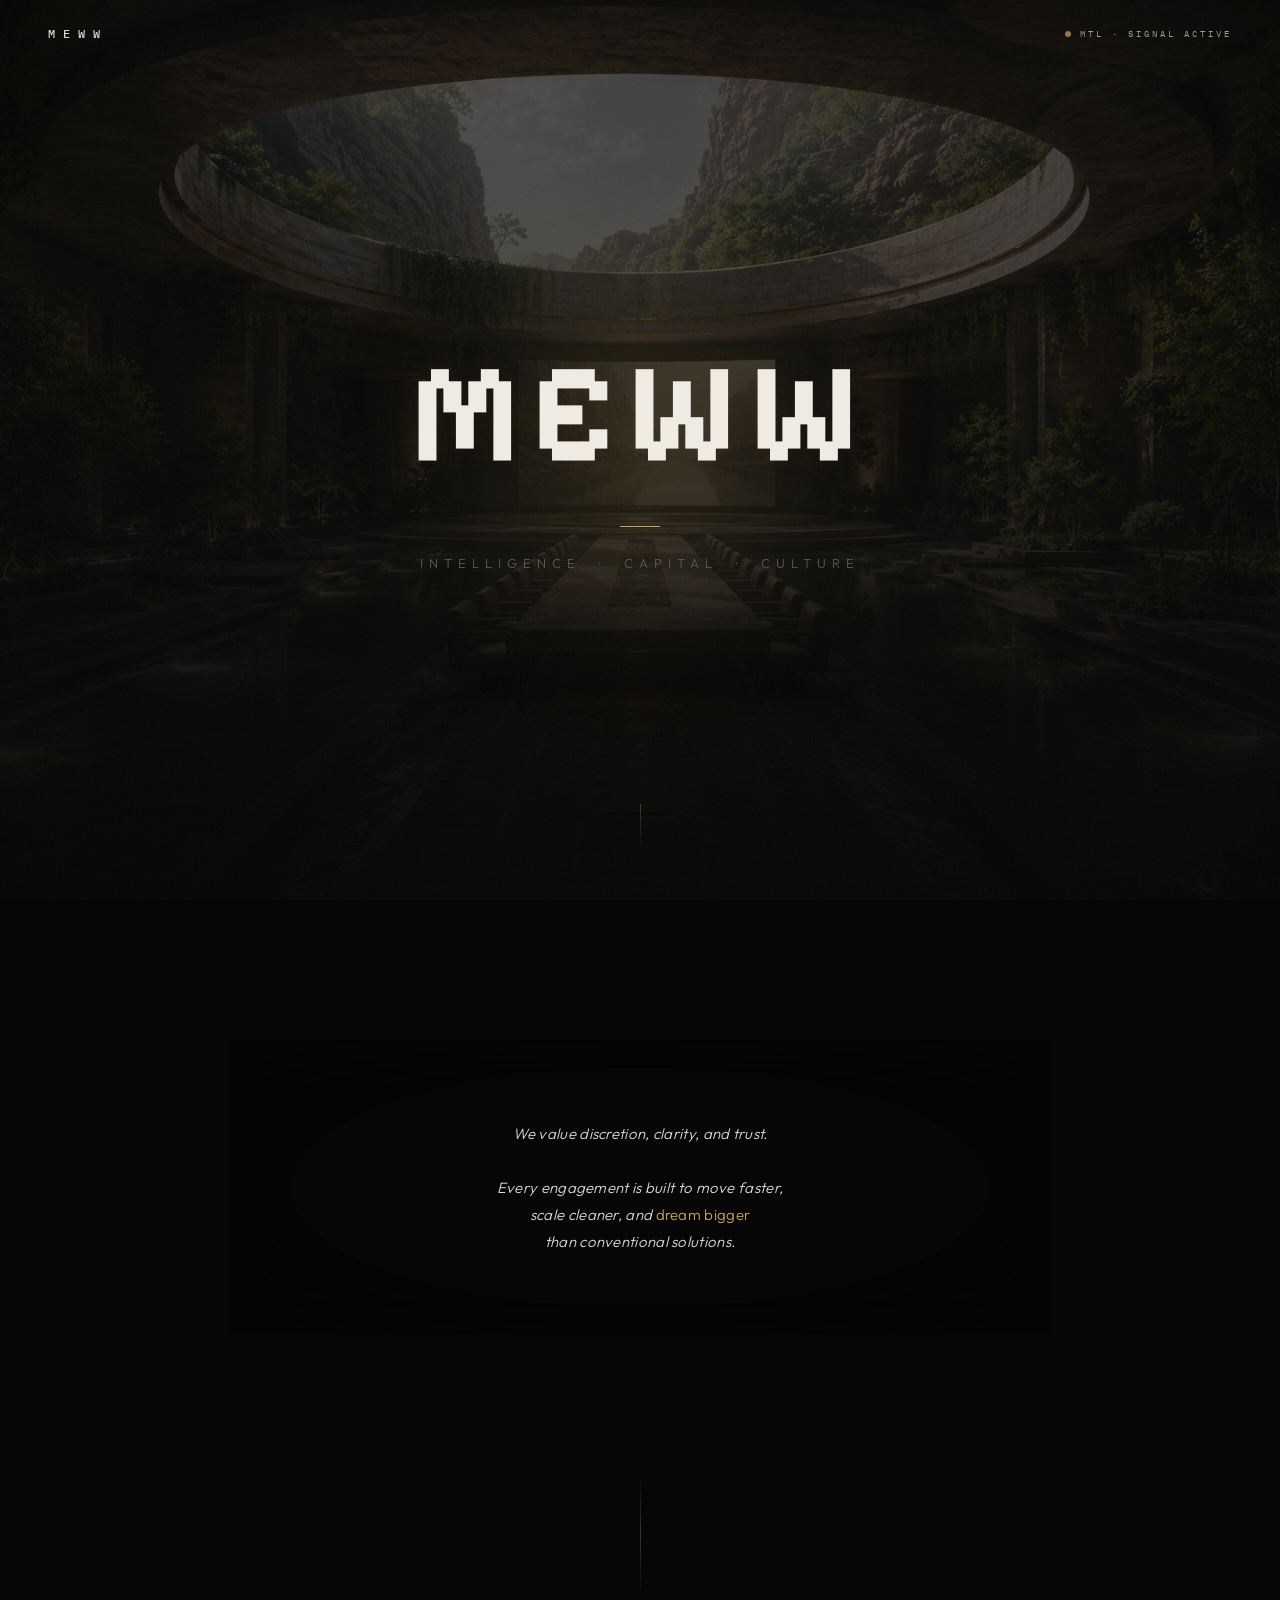
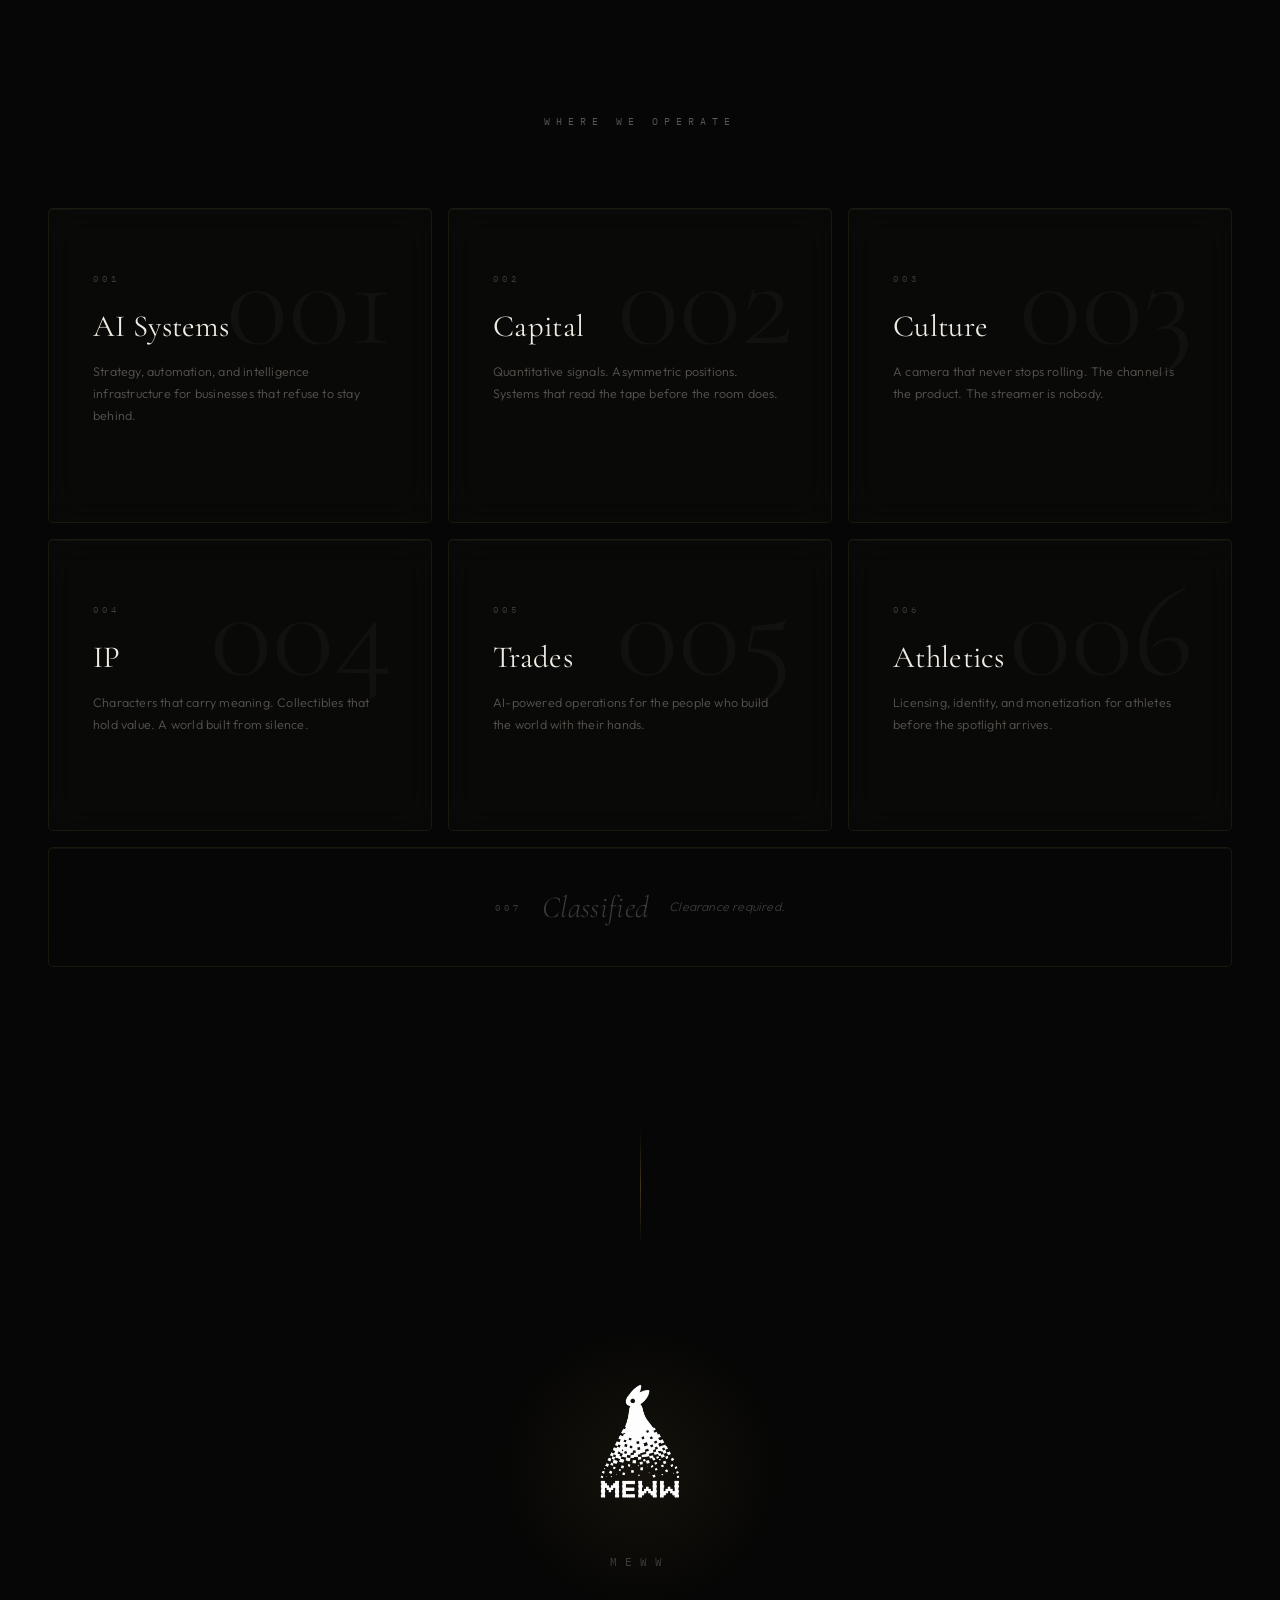
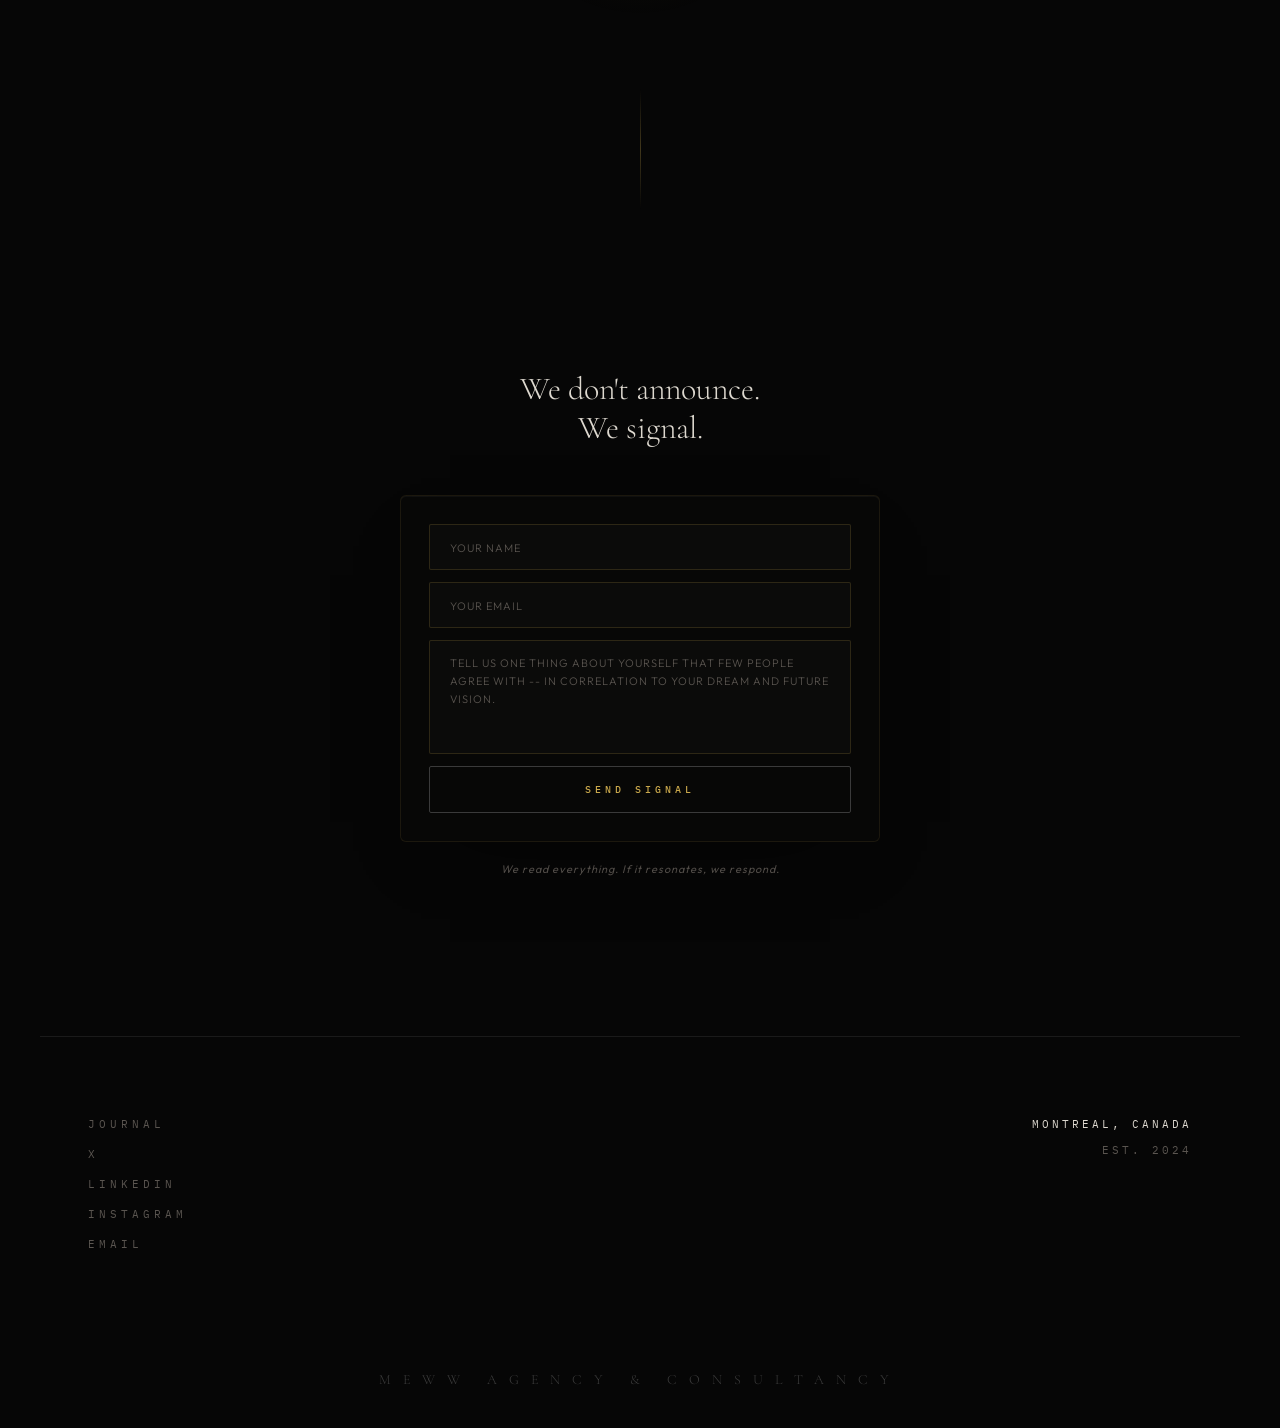
<file: index.html>
﻿<!DOCTYPE html>
<html lang="en">
<head>
<meta charset="UTF-8">
<meta name="viewport" content="width=device-width, initial-scale=1.0">
<title>MEWW</title>
<meta name="description" content="Intelligence. Capital. Culture.">
<link rel="preconnect" href="https://fonts.googleapis.com">
<link rel="preconnect" href="https://fonts.gstatic.com" crossorigin>
<link href="https://fonts.googleapis.com/css2?family=Cormorant+Garamond:ital,wght@0,300;0,400;0,500;0,600;1,300;1,400&family=IBM+Plex+Mono:wght@300;400;500&family=Outfit:wght@200;300;400;500&display=swap" rel="stylesheet">
<style>
*, *::before, *::after { margin: 0; padding: 0; box-sizing: border-box; }

:root {
  --black: #060606;
  --black-card: #0c0c0c;
  --gold: #c9a84c;
  --gold-dim: rgba(201,168,76,0.3);
  --gold-glow: rgba(201,168,76,0.08);
  --white: #ddd8cf;
  --white-bright: #f0ece4;
  --grey: #3a3a3a;
  --grey-dim: #1a1a1a;
  --text-dim: #5a5550;
}

html { scroll-behavior: smooth; background: var(--black); }

body {
  font-family: 'Outfit', sans-serif;
  background: var(--black);
  color: var(--white);
  overflow-x: hidden;
  -webkit-font-smoothing: antialiased;
  -moz-osx-font-smoothing: grayscale;
}

::selection { background: var(--gold); color: var(--black); }

/* GRAIN */
body::after {
  content: '';
  position: fixed;
  inset: 0;
  background-image: url("data:image/svg+xml,%3Csvg viewBox='0 0 512 512' xmlns='http://www.w3.org/2000/svg'%3E%3Cfilter id='n'%3E%3CfeTurbulence type='fractalNoise' baseFrequency='0.9' numOctaves='4' stitchTiles='stitch'/%3E%3C/filter%3E%3Crect width='100%25' height='100%25' filter='url(%23n)' opacity='0.035'/%3E%3C/svg%3E");
  pointer-events: none;
  z-index: 9999;
}

/* LOADER */
.loader {
  position: fixed; inset: 0;
  background: var(--black);
  display: flex; align-items: center; justify-content: center;
  z-index: 10000;
  transition: opacity 1s cubic-bezier(0.4,0,0.2,1), visibility 1s;
}
.loader.done { opacity: 0; visibility: hidden; }
.loader-bar {
  width: 80px; height: 1px;
  background: var(--grey);
  position: relative; overflow: hidden;
}
.loader-bar::after {
  content: ''; position: absolute; inset: 0; left: -100%;
  background: var(--gold);
  animation: sweep 1s ease infinite;
}
@keyframes sweep { to { left: 100%; } }

/* NAV */
nav {
  position: fixed; top: 0; left: 0; width: 100%;
  padding: 32px 48px;
  display: flex; justify-content: space-between; align-items: center;
  z-index: 500;
  mix-blend-mode: difference;
}
.nav-logo {
  font-family: 'IBM Plex Mono', monospace;
  font-size: 12px; font-weight: 500;
  letter-spacing: 8px; text-transform: uppercase;
  color: var(--white);
}
.nav-right {
  font-family: 'IBM Plex Mono', monospace;
  font-size: 10px; letter-spacing: 4px;
  text-transform: uppercase; color: var(--text-dim);
}

/* HERO */
.hero {
  height: 100vh; min-height: 700px;
  display: flex; flex-direction: column;
  justify-content: center; align-items: center;
  position: relative; overflow: hidden;
}
.hero-glow {
  position: absolute;
  width: 600px; height: 600px;
  background: radial-gradient(circle, var(--gold-glow) 0%, transparent 70%);
  border-radius: 50%;
  top: 50%; left: 50%;
  transform: translate(-50%, -50%);
  animation: breathe 8s ease-in-out infinite;
  pointer-events: none;
}
@keyframes breathe {
  0%, 100% { opacity: 0.5; transform: translate(-50%, -50%) scale(1); }
  50% { opacity: 1; transform: translate(-50%, -50%) scale(1.2); }
}
.hero-title {
  font-family: 'Cormorant Garamond', serif;
  font-size: clamp(56px, 11vw, 160px);
  font-weight: 300;
  letter-spacing: 0.35em;
  text-transform: uppercase;
  color: var(--white-bright);
  position: relative; z-index: 2;
  opacity: 0; transform: translateY(30px);
  animation: rise 1.6s cubic-bezier(0.16,1,0.3,1) 1.4s forwards;
}
.hero-accent {
  display: block;
  width: 40px; height: 1px;
  background: var(--gold);
  margin: 28px auto;
  opacity: 0;
  animation: rise 1s ease 2s forwards;
}
.hero-sub {
  font-family: 'Outfit', sans-serif;
  font-size: 13px; font-weight: 300;
  letter-spacing: 6px; text-transform: uppercase;
  color: var(--text-dim);
  position: relative; z-index: 2;
  opacity: 0; transform: translateY(20px);
  animation: rise 1.4s cubic-bezier(0.16,1,0.3,1) 2.2s forwards;
}
@keyframes rise { to { opacity: 1; transform: translateY(0); } }
.scroll-cue {
  position: absolute; bottom: 48px;
  left: 50%; transform: translateX(-50%);
  opacity: 0; animation: rise 1s ease 3s forwards;
}
.scroll-cue .line {
  width: 1px; height: 48px;
  background: linear-gradient(to bottom, var(--gold-dim), transparent);
  margin: 0 auto;
  animation: scroll-pulse 2s ease infinite;
}
@keyframes scroll-pulse {
  0%, 100% { opacity: 0.3; } 50% { opacity: 1; }
}

/* MANIFESTO */
.manifesto {
  padding: 160px 48px;
  max-width: 900px; margin: 0 auto;
  text-align: center;
}
.manifesto p {
  font-family: 'Outfit', sans-serif;
  font-size: clamp(13px, 1.6vw, 15px);
  font-weight: 300; font-style: italic;
  line-height: 1.8; color: var(--text-dim);
  letter-spacing: 0.3px;
  opacity: 0; transform: translateY(40px);
  transition: all 1.2s cubic-bezier(0.16,1,0.3,1);
}
.manifesto p.visible { opacity: 1; transform: translateY(0); }
.manifesto .gold { color: var(--gold); font-style: normal; }

/* DIVIDER */
.divider {
  width: 1px; height: 120px;
  background: linear-gradient(to bottom, transparent, var(--gold-dim), transparent);
  margin: 0 auto;
}

/* VENTURES */
.ventures {
  padding: 120px 48px 160px;
  max-width: 1300px; margin: 0 auto;
}
.ventures-header {
  font-family: 'IBM Plex Mono', monospace;
  font-size: 10px; letter-spacing: 6px;
  text-transform: uppercase; color: var(--text-dim);
  margin-bottom: 80px; text-align: center;
  opacity: 0; transform: translateY(20px);
  transition: all 1s ease;
}
.ventures-header.visible { opacity: 1; transform: translateY(0); }

.venture-grid {
  display: grid;
  grid-template-columns: repeat(3, 1fr);
  gap: 1px;
  background: var(--grey-dim);
}
a.venture-item {
  text-decoration: none;
  color: inherit;
  cursor: pointer;
}
.venture-item {
  background: var(--black);
  padding: 64px 44px 56px;
  cursor: default;
  opacity: 0; transform: translateY(30px);
  transition: opacity 0.8s ease, transform 0.8s ease, background 0.6s ease;
  position: relative; overflow: hidden;
  min-height: 280px;
  display: flex; flex-direction: column; justify-content: space-between;
}
.venture-item.visible { opacity: 1; transform: translateY(0); }

/* gold gradient bleed on hover */
.venture-item::before {
  content: ''; position: absolute;
  top: -1px; left: 0; right: 0; height: 1px;
  background: var(--gold);
  transform: scaleX(0);
  transform-origin: left;
  transition: transform 0.6s cubic-bezier(0.16,1,0.3,1);
}
.venture-item::after {
  content: ''; position: absolute;
  inset: 0;
  background: linear-gradient(180deg, rgba(201,168,76,0.04) 0%, transparent 40%);
  opacity: 0;
  transition: opacity 0.5s ease;
}
.venture-item:hover { background: #090908; }
.venture-item:hover::before { transform: scaleX(1); }
.venture-item:hover::after { opacity: 1; }
.venture-item:hover .venture-label { color: var(--gold); }
.venture-item:hover .venture-name { color: var(--gold); }
.venture-item:hover .venture-status { opacity: 1; transform: translateY(0); }
.venture-item:hover .venture-arrow { opacity: 1; transform: translateX(0); }

.venture-top { position: relative; z-index: 1; }
.venture-bottom { position: relative; z-index: 1; }

.venture-label {
  font-family: 'IBM Plex Mono', monospace;
  font-size: 9px; letter-spacing: 4px;
  text-transform: uppercase; color: var(--grey);
  margin-bottom: 24px;
  transition: color 0.4s ease;
}

.venture-name {
  font-family: 'Cormorant Garamond', serif;
  font-size: clamp(26px, 2.4vw, 34px); font-weight: 400;
  color: var(--white-bright);
  letter-spacing: 0.01em;
  margin-bottom: 16px;
  transition: color 0.4s ease;
}

.venture-desc {
  font-size: 12.5px; font-weight: 300;
  color: var(--text-dim); line-height: 1.75;
  letter-spacing: 0.2px;
}

.venture-status {
  font-family: 'IBM Plex Mono', monospace;
  font-size: 9px; letter-spacing: 3px;
  text-transform: uppercase;
  color: var(--gold-dim);
  margin-top: 28px;
  opacity: 0;
  transform: translateY(8px);
  transition: all 0.4s cubic-bezier(0.16,1,0.3,1) 0.1s;
  display: flex; align-items: center; gap: 8px;
}
.venture-status::before {
  content: '';
  width: 4px; height: 4px;
  border-radius: 50%;
  background: var(--gold);
  display: inline-block;
}

.venture-arrow {
  position: absolute;
  bottom: 44px; right: 44px;
  font-family: 'Cormorant Garamond', serif;
  font-size: 22px; color: var(--gold-dim);
  opacity: 0;
  transform: translateX(-8px);
  transition: all 0.4s cubic-bezier(0.16,1,0.3,1) 0.15s;
  z-index: 1;
}

/* classified card */
.venture-item.classified {
  grid-column: 1 / -1;
  justify-content: center; align-items: center; text-align: center;
  min-height: 120px;
  padding: 40px 44px;
  background: var(--black);
}
.venture-item.classified .venture-top { display: flex; align-items: center; gap: 20px; }
.venture-item.classified .venture-label { margin-bottom: 0; }
.venture-item.classified .venture-name {
  color: var(--grey);
  font-style: italic;
  font-weight: 300;
  margin-bottom: 0;
}
.venture-item.classified .venture-desc { color: var(--grey); font-style: italic; margin-top: 0; }
.venture-item.classified:hover .venture-name { color: var(--gold-dim); }
.venture-item.classified:hover .venture-desc { color: var(--gold-dim); }

@media (max-width: 900px) {
  .venture-grid { grid-template-columns: 1fr; }
  .ventures { padding: 80px 28px 120px; }
  .venture-item { min-height: auto; padding: 48px 32px 40px; }
  .venture-arrow { display: none; }
}
@media (max-width: 600px) {
  .venture-item { padding: 36px 24px 32px; }
}

/* SIGNAL */
.signal {
  padding: 160px 48px;
  text-align: center; position: relative;
}
.signal-line {
  font-family: 'Cormorant Garamond', serif;
  font-size: clamp(20px, 2.8vw, 32px);
  font-weight: 300; color: var(--white);
  margin-bottom: 48px;
  opacity: 0; transform: translateY(30px);
  transition: all 1s ease;
}
.signal-line.visible { opacity: 1; transform: translateY(0); }

.signal-form-full {
  display: flex; flex-direction: column;
  gap: 1px; max-width: 480px; margin: 0 auto;
  opacity: 0; transform: translateY(20px);
  transition: all 1s ease 0.3s;
}
.signal-form-full.visible { opacity: 1; transform: translateY(0); }

.signal-field {
  background: transparent;
  border: 1px solid var(--grey);
  padding: 14px 20px;
  font-family: 'Outfit', sans-serif;
  font-size: 13px; font-weight: 300;
  color: var(--white); letter-spacing: 0.5px;
  outline: none; transition: border-color 0.3s ease;
  resize: none;
}
.signal-field::placeholder {
  color: var(--text-dim); letter-spacing: 1px;
  font-size: 11px; text-transform: uppercase;
}
.signal-field:focus { border-color: var(--gold-dim); }

.signal-textarea {
  min-height: 80px;
  line-height: 1.6;
}

.signal-btn-full {
  background: transparent;
  border: 1px solid var(--grey);
  padding: 16px 32px;
  font-family: 'IBM Plex Mono', monospace;
  font-size: 10px; font-weight: 500;
  letter-spacing: 4px; text-transform: uppercase;
  color: var(--gold); cursor: pointer;
  transition: all 0.3s ease;
}
.signal-btn-full:hover {
  background: var(--gold); color: var(--black);
  border-color: var(--gold);
}

.signal-note {
  font-size: 11px; color: var(--text-dim);
  margin-top: 20px; letter-spacing: 1px;
  font-style: italic;
  opacity: 0; transition: all 1s ease 0.5s;
}
.signal-note.visible { opacity: 1; }

/* FOOTER */
footer {
  padding: 80px 48px;
  border-top: 1px solid var(--grey-dim);
  display: flex; justify-content: space-between; align-items: flex-start;
  max-width: 1200px; margin: 0 auto;
}
.footer-links { display: flex; flex-direction: column; gap: 16px; }
.footer-links a {
  font-family: 'IBM Plex Mono', monospace;
  font-size: 11px; letter-spacing: 4px;
  text-transform: uppercase; color: var(--text-dim);
  text-decoration: none; transition: color 0.3s ease;
}
.footer-links a:hover { color: var(--gold); }
.footer-info { text-align: right; display: flex; flex-direction: column; gap: 12px; }
.footer-info span {
  font-family: 'IBM Plex Mono', monospace;
  font-size: 11px; letter-spacing: 3px;
  text-transform: uppercase; color: var(--text-dim);
}
.footer-info .city { color: var(--white); }
.footer-bottom { padding: 40px 48px; text-align: center; }
.footer-logo {
  font-family: 'Cormorant Garamond', serif;
  font-size: 14px; font-weight: 300;
  letter-spacing: 12px; text-transform: uppercase;
  color: var(--grey);
}

/* LOGO EMBLEM */
.emblem {
  padding: 120px 48px;
  display: flex; flex-direction: column;
  align-items: center; justify-content: center;
  position: relative;
}
.emblem-glow {
  position: absolute;
  width: 300px; height: 300px;
  background: radial-gradient(circle, var(--gold-glow) 0%, transparent 70%);
  border-radius: 50%;
  animation: breathe 8s ease-in-out infinite;
  pointer-events: none;
}
.emblem-logo {
  width: 160px; height: auto;
  opacity: 0;
  transform: scale(0.9);
  transition: all 1.2s cubic-bezier(0.16,1,0.3,1);
  position: relative; z-index: 1;
  
}
.emblem-logo.visible { opacity: 1; transform: scale(1); }
.emblem-text {
  font-family: 'IBM Plex Mono', monospace;
  font-size: 11px; letter-spacing: 8px;
  text-transform: uppercase;
  color: var(--grey);
  margin-top: 28px;
  opacity: 0;
  transition: all 1s ease 0.3s;
}
.emblem-text.visible { opacity: 1; }

/* RESPONSIVE */
@media (max-width: 900px) {
  .venture-grid { grid-template-columns: 1fr; gap: 2px; }
  nav { padding: 24px 28px; }
  .manifesto { padding: 100px 28px; }
  .ventures { padding: 80px 28px; }
  .signal { padding: 100px 28px; }
  footer { padding: 60px 28px; flex-direction: column; gap: 48px; }
  .footer-info { text-align: left; }
  .signal-form-full { max-width: 100%; }
  .signal-btn-full { width: 100%; }
}
@media (max-width: 600px) {
  .hero-title { letter-spacing: 0.2em; }
  .hero-sub { font-size: 10px; letter-spacing: 4px; }
  .venture-item { padding: 40px 28px; }
}
</style>
<link rel="stylesheet" href="meww-v2.css">
</head>
<body>

<div class="loader"><div class="loader-bar"></div></div>

<nav>
  <div class="nav-logo">Meww</div>
  <div class="nav-right">Mtl, Canada</div>
</nav>

<section class="hero">
  <div class="hero-glow"></div>
  <h1 class="hero-title">Meww</h1>
  <div class="hero-accent"></div>
  <p class="hero-sub">Intelligence &nbsp;&middot;&nbsp; Capital &nbsp;&middot;&nbsp; Culture</p>
  <div class="scroll-cue"><div class="line"></div></div>
</section>

<section class="manifesto">
  <p>
    We value discretion, clarity, and trust.<br><br>
    Every engagement is built to move faster,<br>
    scale cleaner, and <span class="gold">dream bigger</span><br>
    than conventional solutions.
  </p>
</section>

<div class="divider"></div>

<section class="ventures">
  <div class="ventures-header">Where we operate</div>
  <div class="venture-grid">

    <div class="venture-item" style="transition-delay: 0s;">
      <div class="venture-top">
        <div class="venture-label">001</div>
        <div class="venture-name">AI Systems</div>
        <div class="venture-desc">Strategy, automation, and intelligence infrastructure for businesses that refuse to stay behind.</div>
      </div>
      <div class="venture-bottom">
        <div class="venture-status">Deployed</div>
      </div>
      <div class="venture-arrow">&rarr;</div>
    </div>

    <div class="venture-item" style="transition-delay: 0.08s;">
      <div class="venture-top">
        <div class="venture-label">002</div>
        <div class="venture-name">Capital</div>
        <div class="venture-desc">Quantitative signals. Asymmetric positions. Systems that read the tape before the room does.</div>
      </div>
      <div class="venture-bottom">
        <div class="venture-status">Proprietary</div>
      </div>
      <div class="venture-arrow">&rarr;</div>
    </div>

    <a href="/mewwttv" class="venture-item" style="transition-delay: 0.16s;">
      <div class="venture-top">
        <div class="venture-label">003</div>
        <div class="venture-name">Culture</div>
        <div class="venture-desc">A camera that never stops rolling. The channel is the product. The streamer is nobody.</div>
      </div>
      <div class="venture-bottom">
        <div class="venture-status">Broadcasting</div>
      </div>
      <div class="venture-arrow">&rarr;</div>
    </a>

    <div class="venture-item" style="transition-delay: 0.24s;">
      <div class="venture-top">
        <div class="venture-label">004</div>
        <div class="venture-name">IP</div>
        <div class="venture-desc">Characters that carry meaning. Collectibles that hold value. A world built from silence.</div>
      </div>
      <div class="venture-bottom">
        <div class="venture-status">Pre-launch</div>
      </div>
      <div class="venture-arrow">&rarr;</div>
    </div>

    <div class="venture-item" style="transition-delay: 0.32s;">
      <div class="venture-top">
        <div class="venture-label">005</div>
        <div class="venture-name">Trades</div>
        <div class="venture-desc">AI-powered operations for the people who build the world with their hands.</div>
      </div>
      <div class="venture-bottom">
        <div class="venture-status">Building</div>
      </div>
      <div class="venture-arrow">&rarr;</div>
    </div>

    <div class="venture-item" style="transition-delay: 0.4s;">
      <div class="venture-top">
        <div class="venture-label">006</div>
        <div class="venture-name">Athletics</div>
        <div class="venture-desc">Licensing, identity, and monetization for athletes before the spotlight arrives.</div>
      </div>
      <div class="venture-bottom">
        <div class="venture-status">Structuring</div>
      </div>
      <div class="venture-arrow">&rarr;</div>
    </div>

    <div class="venture-item classified" style="transition-delay: 0.48s;">
      <div class="venture-top">
        <div class="venture-label">007</div>
        <div class="venture-name">Classified</div>
        <div class="venture-desc">Clearance required.</div>
      </div>
    </div>

  </div>
</section>

<div class="divider"></div>

<!-- LOGO EMBLEM -->
<section class="emblem">
  <div class="emblem-glow"></div>
  <img class="emblem-logo" src="[data-uri]" alt="MEWWW" />
  <div class="emblem-text">MEWW</div>
</section>

<div class="divider"></div>

<section class="signal">
  <p class="signal-line">We don't announce.<br>We signal.</p>
  <div class="signal-form-full">
    <input type="text" class="signal-field" id="sig-name" placeholder="Your name" aria-label="Name">
    <input type="email" class="signal-field" id="sig-email" placeholder="Your email" aria-label="Email address">
    <textarea class="signal-field signal-textarea" id="sig-dream" placeholder="Tell us one thing about yourself that few people agree with -- in correlation to your dream and future vision." aria-label="Your vision" rows="4"></textarea>
    <button class="signal-btn-full" onclick="handleSignal()">Send signal</button>
  </div>
  <p class="signal-note">We read everything. If it resonates, we respond.</p>
</section>

<footer>
  <div class="footer-links">
    <a href="/blabla">Journal</a>
    <a href="https://x.com/MewACinc" target="_blank">X</a>
    <a href="https://linkedin.com/company/mewww" target="_blank">LinkedIn</a>
    <a href="https://www.instagram.com/mewwainc/" target="_blank">Instagram</a>
    <a href="mailto:meeww8@gmail.com">Email</a>
  </div>
  <div class="footer-info">
    <span class="city">Montreal, Canada</span>
    <span>Est. 2024</span>
  </div>
</footer>
<div class="footer-bottom">
  <div class="footer-logo">Meww Agency &amp; Consultancy</div>
</div>

<script>
window.addEventListener('load', () => {
  setTimeout(() => document.querySelector('.loader').classList.add('done'), 1600);
});

const observer = new IntersectionObserver((entries) => {
  entries.forEach(e => { if (e.isIntersecting) e.target.classList.add('visible'); });
}, { threshold: 0.15, rootMargin: '0px 0px -40px 0px' });

document.querySelectorAll('.manifesto p, .venture-item, .ventures-header, .emblem-logo, .emblem-text, .signal-line, .signal-form-full, .signal-note')
  .forEach(el => observer.observe(el));

function handleSignal() {
  const name = document.getElementById('sig-name').value.trim();
  const email = document.getElementById('sig-email').value.trim();
  const dream = document.getElementById('sig-dream').value.trim();

  if (!name || !email || !email.includes('@') || !dream) {
    document.querySelectorAll('.signal-field').forEach(f => {
      if (!f.value.trim() || (f.type === 'email' && !f.value.includes('@'))) {
        f.style.borderColor = '#8a3333';
        setTimeout(() => f.style.borderColor = '', 1500);
      }
    });
    return;
  }

  const subject = encodeURIComponent('Signal from ' + name);
  const body = encodeURIComponent('Name: ' + name + '\nEmail: ' + email + '\n\nThe Dream:\n' + dream);
  window.location.href = 'mailto:meeww8@gmail.com?subject=' + subject + '&body=' + body;

  const btn = document.querySelector('.signal-btn-full');
  btn.textContent = 'SIGNAL SENT';
  btn.style.background = 'var(--gold)';
  btn.style.color = 'var(--black)';
  btn.style.borderColor = 'var(--gold)';
}

document.addEventListener('mousemove', (e) => {
  const g = document.querySelector('.hero-glow');
  if (!g) return;
  const x = (e.clientX / window.innerWidth - 0.5) * 40;
  const y = (e.clientY / window.innerHeight - 0.5) * 40;
  g.style.transform = `translate(calc(-50% + ${x}px), calc(-50% + ${y}px))`;
});
</script>
<script src="meww-v2.js"></script>
</body>
</html>
</file>
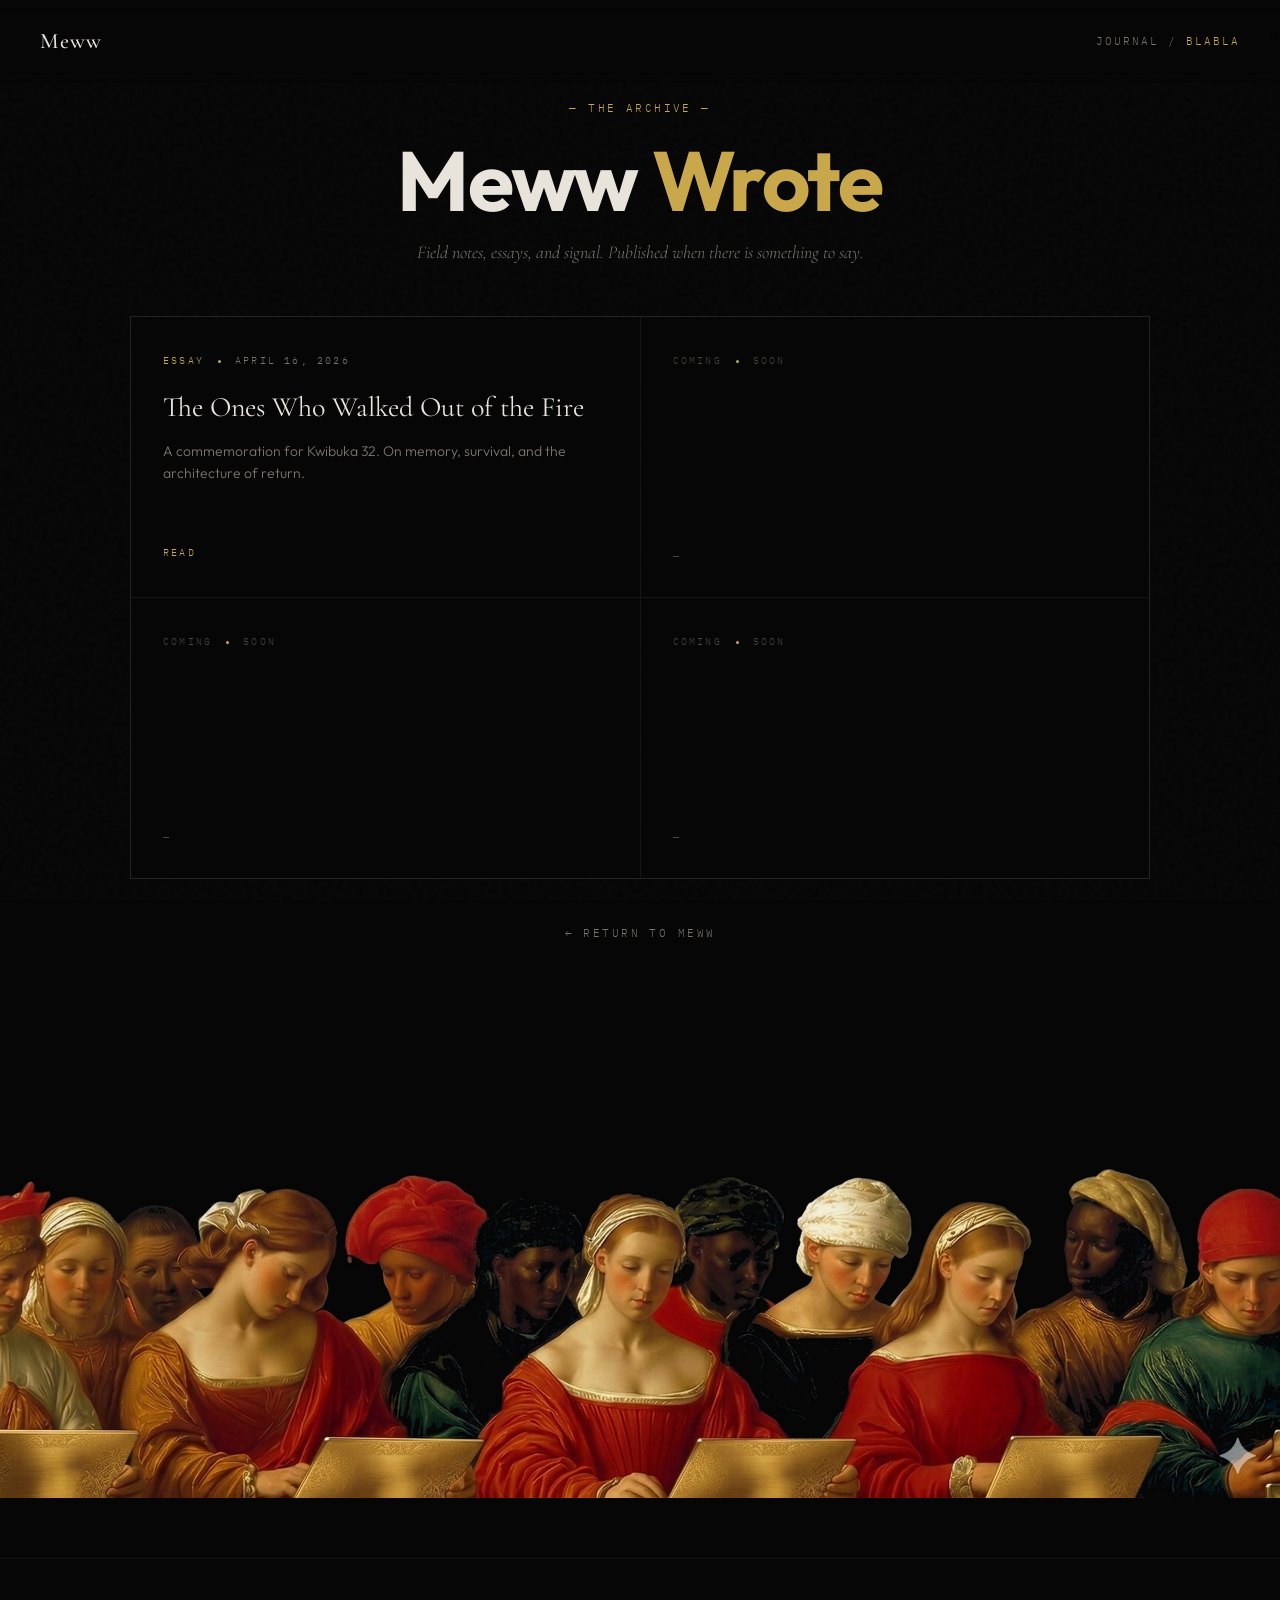
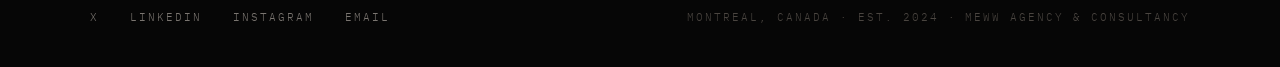
<file: blabla(1).html>
<!DOCTYPE html>
<html lang="en">
<head>
<meta charset="UTF-8">
<meta name="viewport" content="width=device-width, initial-scale=1.0">
<title>Meww — Blabla</title>
<meta name="description" content="Field notes, essays, and signal from Meww Agency and Consultancy.">
<link rel="preconnect" href="https://fonts.googleapis.com">
<link rel="preconnect" href="https://fonts.gstatic.com" crossorigin>
<link href="https://fonts.googleapis.com/css2?family=Cormorant+Garamond:ital,wght@0,300;0,400;0,500;1,400&family=IBM+Plex+Mono:wght@300;400&family=Outfit:wght@200;300;400;500&display=swap" rel="stylesheet">

<style>
:root {
  --bg-dark: #060606;
  --bg-cream: #f4f0e8;
  --gold: #c9a84c;
  --gold-dim: #8a7234;
  --gold-soft: rgba(201, 168, 76, 0.15);
  --ink: #1a1108;
  --ink-muted: #5a4d36;
  --text: #e8e4dc;
  --text-muted: #7a7570;
  --text-dim: #4a4540;
  --border-faint: rgba(255, 255, 255, 0.06);
}

* { box-sizing: border-box; margin: 0; padding: 0; }
html { scroll-behavior: smooth; }

body {
  background: var(--bg-dark);
  color: var(--text);
  font-family: 'Outfit', sans-serif;
  font-weight: 300;
  line-height: 1.6;
  min-height: 100vh;
  overflow-x: hidden;
  position: relative;
}

body::before {
  content: "";
  position: fixed;
  inset: 0;
  pointer-events: none;
  z-index: 1;
  opacity: 0.04;
  background-image: url("data:image/svg+xml,%3Csvg viewBox='0 0 200 200' xmlns='http://www.w3.org/2000/svg'%3E%3Cfilter id='n'%3E%3CfeTurbulence type='fractalNoise' baseFrequency='0.9' numOctaves='3'/%3E%3C/filter%3E%3Crect width='100%25' height='100%25' filter='url(%23n)' opacity='0.6'/%3E%3C/svg%3E");
}

.loader {
  position: fixed;
  top: 0; left: 0;
  height: 2px; width: 0%;
  background: var(--gold);
  z-index: 100;
  animation: loadBar 1.4s ease-out forwards;
}

@keyframes loadBar {
  0% { width: 0%; }
  100% { width: 100%; opacity: 0; }
}

/* ============ TOP NAV (dark, like index.html and mewwttv.html) ============ */
nav.top {
  position: fixed;
  top: 0; left: 0; right: 0;
  padding: 24px 40px;
  display: flex;
  justify-content: space-between;
  align-items: center;
  z-index: 50;
  background: linear-gradient(to bottom, rgba(6,6,6,0.95) 0%, rgba(6,6,6,0.6) 60%, transparent 100%);
  backdrop-filter: blur(8px);
  -webkit-backdrop-filter: blur(8px);
}

.nav-logo {
  font-family: 'Cormorant Garamond', serif;
  font-size: 22px;
  font-weight: 500;
  color: var(--text);
  text-decoration: none;
  letter-spacing: 0.04em;
  transition: color 0.3s ease;
}

.nav-logo:hover { color: var(--gold); }

.nav-tag {
  font-family: 'IBM Plex Mono', monospace;
  font-size: 11px;
  letter-spacing: 0.18em;
  text-transform: uppercase;
  color: var(--text-muted);
}

.nav-tag span { color: var(--gold); }

@media (max-width: 640px) {
  nav.top { padding: 18px 20px; }
  .nav-logo { font-size: 19px; }
  .nav-tag { font-size: 10px; }
}

/* ============ ARCHIVE ============ */
.archive {
  max-width: 1100px;
  margin: 0 auto;
  padding: 100px 40px 0;
  position: relative;
  z-index: 2;
}

.archive-header {
  text-align: center;
  margin-bottom: 50px;
}

.archive-eyebrow {
  font-family: 'IBM Plex Mono', monospace;
  font-size: 11px;
  letter-spacing: 0.22em;
  text-transform: uppercase;
  color: var(--gold);
  margin-bottom: 20px;
}

.archive-title {
  font-family: 'Outfit', sans-serif;
  font-size: clamp(48px, 7vw, 84px);
  font-weight: 700;
  letter-spacing: -0.02em;
  color: var(--text);
  margin-bottom: 16px;
  line-height: 1;
}

.archive-title .accent {
  color: var(--gold);
}

.archive-sub {
  font-family: 'Cormorant Garamond', serif;
  font-style: italic;
  font-size: clamp(15px, 1.8vw, 18px);
  color: var(--text-muted);
  max-width: 520px;
  margin: 0 auto;
}

.articles-grid {
  display: grid;
  grid-template-columns: repeat(2, 1fr);
  gap: 1px;
  background: var(--border-faint);
  border: 1px solid var(--border-faint);
}

@media (max-width: 640px) {
  .articles-grid {
    grid-template-columns: 1fr;
  }
}

.article-card {
  position: relative;
  background: var(--bg-dark);
  padding: 36px 32px 32px;
  text-decoration: none;
  color: inherit;
  display: flex;
  flex-direction: column;
  min-height: 280px;
  transition: background 0.5s ease;
  overflow: hidden;
}

.article-card::before {
  content: "";
  position: absolute;
  top: 0; left: 0;
  height: 1px; width: 0;
  background: var(--gold);
  transition: width 0.6s cubic-bezier(0.2, 0.8, 0.2, 1);
}

.article-card::after {
  content: "";
  position: absolute;
  inset: 0;
  background: linear-gradient(to bottom, var(--gold-soft) 0%, transparent 40%);
  opacity: 0;
  transition: opacity 0.5s ease;
  pointer-events: none;
}

.article-card:hover::before { width: 100%; }
.article-card:hover::after { opacity: 1; }
.article-card:hover .art-title { color: var(--gold); }
.article-card:hover .art-arrow { opacity: 1; transform: translateX(0); }

.art-meta {
  font-family: 'IBM Plex Mono', monospace;
  font-size: 10px;
  letter-spacing: 0.22em;
  text-transform: uppercase;
  color: var(--text-muted);
  margin-bottom: 22px;
  display: flex;
  gap: 14px;
  align-items: center;
}

.art-meta .label { color: var(--gold); }

.art-meta .dot {
  width: 3px; height: 3px;
  background: var(--gold);
  border-radius: 50%;
  display: inline-block;
}

.art-title {
  font-family: 'Cormorant Garamond', serif;
  font-size: 28px;
  font-weight: 400;
  line-height: 1.15;
  color: var(--text);
  margin-bottom: 16px;
  transition: color 0.4s ease;
}

.art-excerpt {
  font-size: 14px;
  color: var(--text-muted);
  line-height: 1.6;
  margin-bottom: auto;
  padding-bottom: 24px;
}

.art-bottom {
  display: flex;
  justify-content: space-between;
  align-items: center;
  font-family: 'IBM Plex Mono', monospace;
  font-size: 10px;
  letter-spacing: 0.22em;
  text-transform: uppercase;
  color: var(--text-dim);
}

.art-bottom .read { color: var(--gold); }

.art-arrow {
  color: var(--gold);
  font-size: 16px;
  opacity: 0;
  transform: translateX(-6px);
  transition: opacity 0.4s ease, transform 0.4s ease;
}

.article-card.placeholder {
  cursor: default;
  background: var(--bg-dark);
  justify-content: space-between;
  position: relative;
  overflow: hidden;
}
.article-card.placeholder::before,
.article-card.placeholder::after { display: none; }
.article-card.placeholder .art-meta {
  color: var(--text-dim);
  margin-bottom: 0;
  position: relative;
  z-index: 2;
}
.article-card.placeholder .art-bottom {
  color: var(--text-dim);
  position: relative;
  z-index: 2;
}

/* Meww logo ghosting in the empty placeholder cards.
   Default opacity is zero. JS bumps it up based on cursor distance. */
.placeholder-logo {
  position: absolute;
  top: 50%;
  left: 50%;
  transform: translate(-50%, -50%);
  width: 75%;
  max-width: 280px;
  aspect-ratio: 1 / 1;
  z-index: 1;
  opacity: 0;
  transition: opacity 0.6s cubic-bezier(0.2, 0.8, 0.2, 1);
  pointer-events: none;
}

.placeholder-logo img {
  width: 100%;
  height: 100%;
  object-fit: contain;
  display: block;
  filter: drop-shadow(0 0 18px rgba(201, 168, 76, 0.25));
}

@media (max-width: 640px) {
  .archive { padding: 0 20px 60px; }
  .article-card { padding: 28px 22px 24px; min-height: 240px; }
  .art-title { font-size: 24px; }
}

/* Back link */
.back {
  text-align: center;
  padding: 40px 40px 120px;
  position: relative; z-index: 2;
}

.back a {
  font-family: 'IBM Plex Mono', monospace;
  font-size: 11px;
  letter-spacing: 0.22em;
  text-transform: uppercase;
  color: var(--text-muted);
  text-decoration: none;
  transition: color 0.3s ease;
}

.back a:hover { color: var(--gold); }

/* ============ COUNCIL FOOTER (image bleeds from page) ============ */
.council-fade {
  display: none;
}

.council-section {
  background: var(--bg-dark);
  padding: 0 0 60px;
  position: relative;
}

.council-image {
  width: 100%;
  display: block;
}

/* ============ FOOTER (dark, sits below the image) ============ */
footer {
  background: var(--bg-dark);
  color: var(--text-muted);
  padding: 50px 40px 40px;
  position: relative;
  border-top: 1px solid var(--border-faint);
}

.footer-row {
  max-width: 1100px;
  margin: 0 auto;
  display: flex;
  justify-content: space-between;
  align-items: center;
  flex-wrap: wrap;
  gap: 30px;
  font-family: 'IBM Plex Mono', monospace;
  font-size: 11px;
  letter-spacing: 0.18em;
  text-transform: uppercase;
}

.footer-row a {
  color: var(--text-muted);
  text-decoration: none;
  transition: color 0.3s ease;
  margin-right: 22px;
}

.footer-row a:last-child { margin-right: 0; }
.footer-row a:hover { color: var(--gold); }
.footer-info { color: var(--text-dim); }

@media (max-width: 640px) {
  footer { padding: 40px 20px 30px; }
  .footer-row { font-size: 10px; flex-direction: column; align-items: flex-start; }
}
</style>
</head>
<body>

<div class="loader"></div>

<nav class="top">
  <a href="/" class="nav-logo">Meww</a>
  <div class="nav-tag">Journal / <span>Blabla</span></div>
</nav>

<section class="archive">

  <div class="archive-header">
    <div class="archive-eyebrow">— The archive —</div>
    <h2 class="archive-title">Meww <span class="accent">Wrote</span></h2>
    <p class="archive-sub">Field notes, essays, and signal. Published when there is something to say.</p>
  </div>

  <div class="articles-grid">

    <a href="/the-ones-who-walked-out-of-the-fire" class="article-card">
      <div class="art-meta">
        <span class="label">Essay</span>
        <span class="dot"></span>
        <span>April 16, 2026</span>
      </div>
      <h2 class="art-title">The Ones Who Walked Out of the Fire</h2>
      <p class="art-excerpt">A commemoration for Kwibuka 32. On memory, survival, and the architecture of return.</p>
      <div class="art-bottom">
        <span class="read">Read</span>
        <span class="art-arrow">&rarr;</span>
      </div>
    </a>

    <div class="article-card placeholder">
      <div class="art-meta">
        <span>Coming</span>
        <span class="dot"></span>
        <span>Soon</span>
      </div>
      <div class="placeholder-logo" aria-hidden="true">
        <img src="meww-mark-glass.png" alt="" />
      </div>
      <div class="art-bottom"><span>—</span></div>
    </div>

    <div class="article-card placeholder">
      <div class="art-meta">
        <span>Coming</span>
        <span class="dot"></span>
        <span>Soon</span>
      </div>
      <div class="placeholder-logo" aria-hidden="true">
        <img src="meww-mark-glass.png" alt="" />
      </div>
      <div class="art-bottom"><span>—</span></div>
    </div>

    <div class="article-card placeholder">
      <div class="art-meta">
        <span>Coming</span>
        <span class="dot"></span>
        <span>Soon</span>
      </div>
      <div class="placeholder-logo" aria-hidden="true">
        <img src="meww-mark-glass.png" alt="" />
      </div>
      <div class="art-bottom"><span>—</span></div>
    </div>

  </div>
</section>

<div class="back">
  <a href="/">&larr; Return to Meww</a>
</div>

<!-- Transition from dark page into the Renaissance closing image -->
<div class="council-fade"></div>

<!-- The closing image — painterly, cinematic, sits at the bottom of the page -->
<section class="council-section">
  <img class="council-image" src="blabla-footer.jpg" alt="" />
</section>

<footer>
  <div class="footer-row">
    <div>
      <a href="https://x.com/MewACinc" target="_blank" rel="noopener">X</a>
      <a href="#" target="_blank" rel="noopener">LinkedIn</a>
      <a href="https://instagram.com/mewwainc" target="_blank" rel="noopener">Instagram</a>
      <a href="mailto:meeww8@gmail.com">Email</a>
    </div>
    <div class="footer-info">Montreal, Canada &middot; Est. 2024 &middot; Meww Agency &amp; Consultancy</div>
  </div>
</footer>

<script>
// Meww logo ghosting: fade in the placeholder logo based on cursor proximity.
// The logo stays invisible until the cursor enters a 320px radius around the card center,
// then fades up smoothly to a ceiling of ~0.55 opacity. Quietly present, never solid.

(function() {
  const cards = document.querySelectorAll('.article-card.placeholder');
  if (!cards.length) return;

  const PROXIMITY_RADIUS = 320;  // px from card center where fade begins
  const MAX_OPACITY = 0.70;      // ceiling: visible but never fully solid

  let raf = null;
  let mouseX = -9999, mouseY = -9999;

  function updateLogos() {
    cards.forEach(card => {
      const logo = card.querySelector('.placeholder-logo');
      if (!logo) return;
      const rect = card.getBoundingClientRect();
      const cx = rect.left + rect.width / 2;
      const cy = rect.top + rect.height / 2;
      const dx = mouseX - cx;
      const dy = mouseY - cy;
      const dist = Math.sqrt(dx * dx + dy * dy);
      // 0 at the radius edge, 1 at center
      const proximity = Math.max(0, 1 - dist / PROXIMITY_RADIUS);
      // Ease the curve so most of the fade happens close to the card
      const eased = proximity * proximity;
      logo.style.opacity = (eased * MAX_OPACITY).toFixed(3);
    });
    raf = null;
  }

  document.addEventListener('mousemove', (e) => {
    mouseX = e.clientX;
    mouseY = e.clientY;
    if (!raf) raf = requestAnimationFrame(updateLogos);
  });

  document.addEventListener('mouseleave', () => {
    mouseX = -9999;
    mouseY = -9999;
    if (!raf) raf = requestAnimationFrame(updateLogos);
  });

  // Touch devices: just leave logos at a low base opacity so they're visible
  if ('ontouchstart' in window) {
    cards.forEach(card => {
      const logo = card.querySelector('.placeholder-logo');
      if (logo) logo.style.opacity = '0.18';
    });
  }
})();
</script>

</body>
</html>
</file>
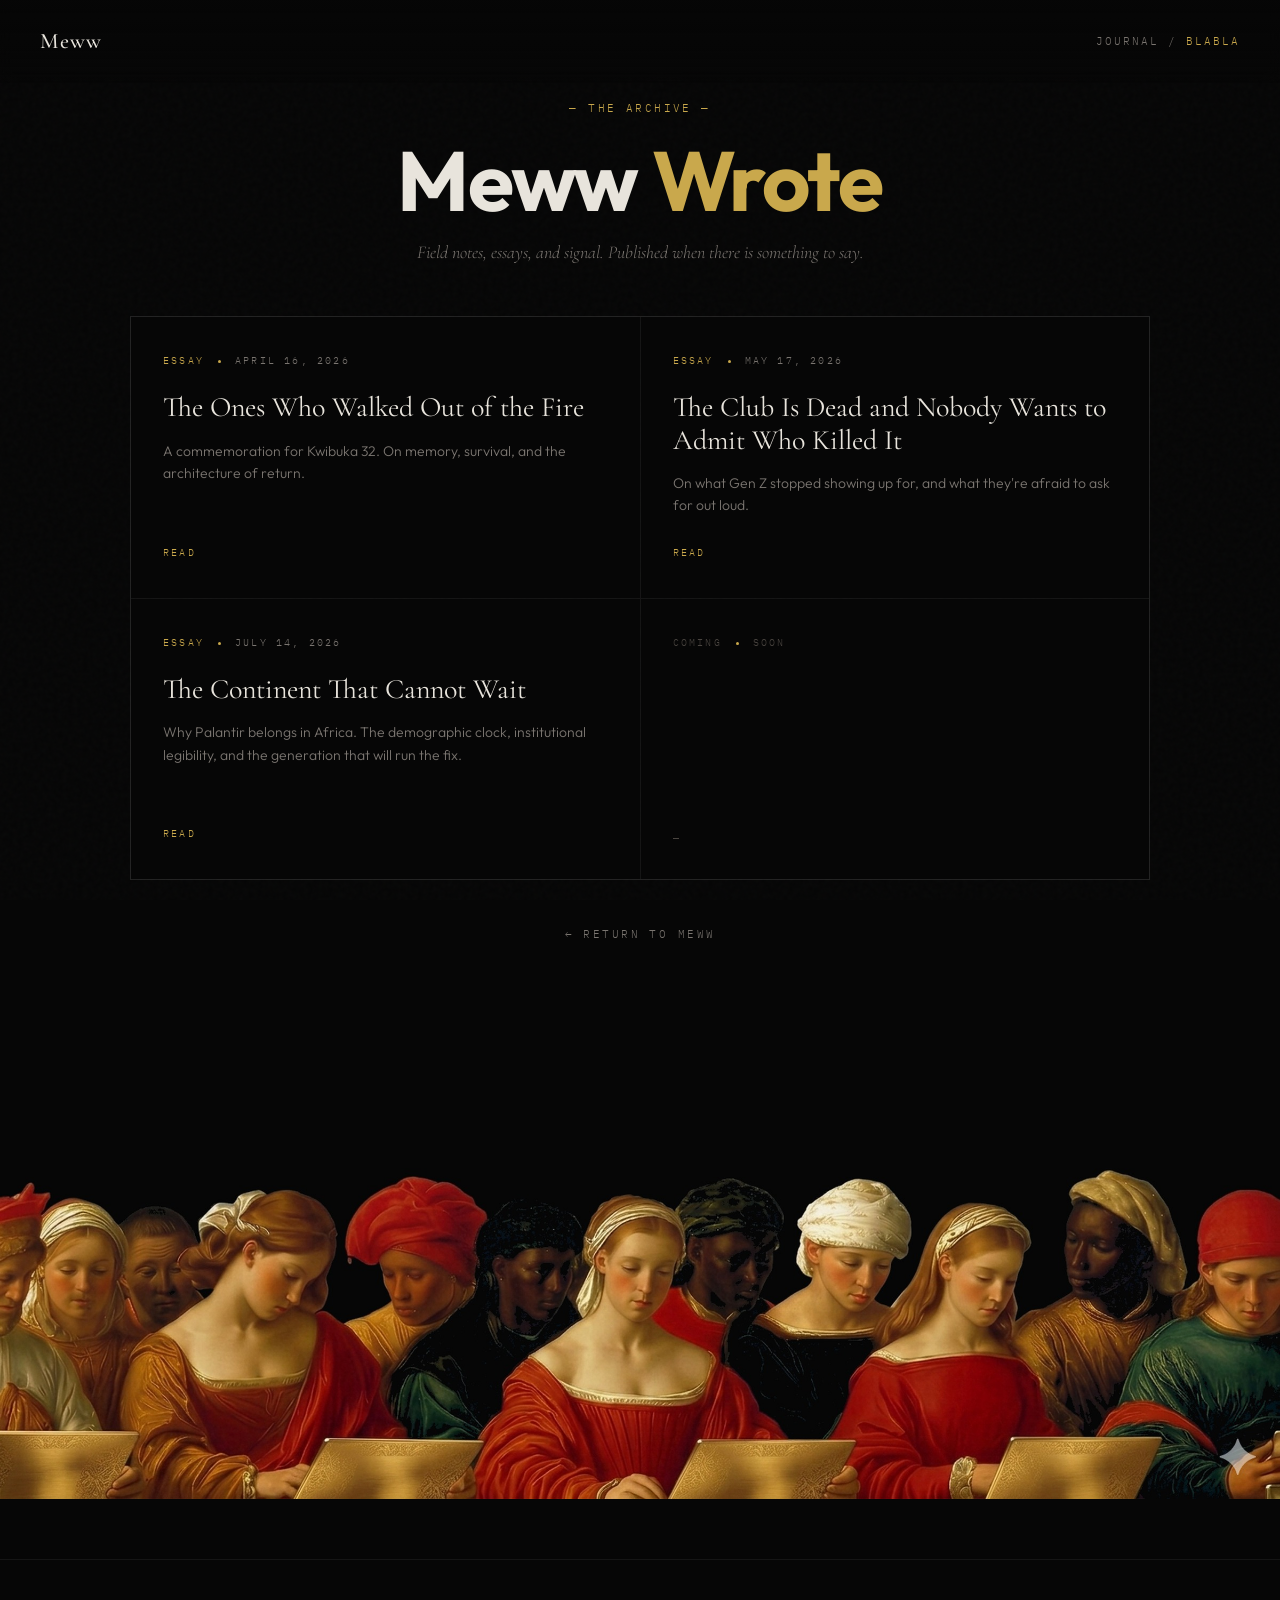
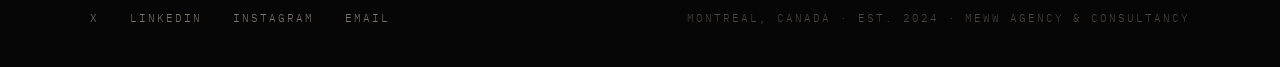
<file: blabla.html>
<!DOCTYPE html>
<html lang="en">
<head>
<meta charset="UTF-8">
<meta name="viewport" content="width=device-width, initial-scale=1.0">
<title>Meww — Blabla</title>
<meta name="description" content="Field notes, essays, and signal from Meww Agency and Consultancy.">
<link rel="preconnect" href="https://fonts.googleapis.com">
<link rel="preconnect" href="https://fonts.gstatic.com" crossorigin>
<link href="https://fonts.googleapis.com/css2?family=Cormorant+Garamond:ital,wght@0,300;0,400;0,500;1,400&family=IBM+Plex+Mono:wght@300;400&family=Outfit:wght@200;300;400;500&display=swap" rel="stylesheet">

<style>
:root {
  --bg-dark: #060606;
  --bg-cream: #f4f0e8;
  --gold: #c9a84c;
  --gold-dim: #8a7234;
  --gold-soft: rgba(201, 168, 76, 0.15);
  --ink: #1a1108;
  --ink-muted: #5a4d36;
  --text: #e8e4dc;
  --text-muted: #7a7570;
  --text-dim: #4a4540;
  --border-faint: rgba(255, 255, 255, 0.06);
}

* { box-sizing: border-box; margin: 0; padding: 0; }
html { scroll-behavior: smooth; }

body {
  background: var(--bg-dark);
  color: var(--text);
  font-family: 'Outfit', sans-serif;
  font-weight: 300;
  line-height: 1.6;
  min-height: 100vh;
  overflow-x: hidden;
  position: relative;
}

body::before {
  content: "";
  position: fixed;
  inset: 0;
  pointer-events: none;
  z-index: 1;
  opacity: 0.04;
  background-image: url("data:image/svg+xml,%3Csvg viewBox='0 0 200 200' xmlns='http://www.w3.org/2000/svg'%3E%3Cfilter id='n'%3E%3CfeTurbulence type='fractalNoise' baseFrequency='0.9' numOctaves='3'/%3E%3C/filter%3E%3Crect width='100%25' height='100%25' filter='url(%23n)' opacity='0.6'/%3E%3C/svg%3E");
}

.loader {
  position: fixed;
  top: 0; left: 0;
  height: 2px; width: 0%;
  background: var(--gold);
  z-index: 100;
  animation: loadBar 1.4s ease-out forwards;
}

@keyframes loadBar {
  0% { width: 0%; }
  100% { width: 100%; opacity: 0; }
}

/* ============ TOP NAV (dark, like index.html and mewwttv.html) ============ */
nav.top {
  position: fixed;
  top: 0; left: 0; right: 0;
  padding: 24px 40px;
  display: flex;
  justify-content: space-between;
  align-items: center;
  z-index: 50;
  background: linear-gradient(to bottom, rgba(6,6,6,0.95) 0%, rgba(6,6,6,0.6) 60%, transparent 100%);
  backdrop-filter: blur(8px);
  -webkit-backdrop-filter: blur(8px);
}

.nav-logo {
  font-family: 'Cormorant Garamond', serif;
  font-size: 22px;
  font-weight: 500;
  color: var(--text);
  text-decoration: none;
  letter-spacing: 0.04em;
  transition: color 0.3s ease;
}

.nav-logo:hover { color: var(--gold); }

.nav-tag {
  font-family: 'IBM Plex Mono', monospace;
  font-size: 11px;
  letter-spacing: 0.18em;
  text-transform: uppercase;
  color: var(--text-muted);
}

.nav-tag span { color: var(--gold); }

@media (max-width: 640px) {
  nav.top { padding: 18px 20px; }
  .nav-logo { font-size: 19px; }
  .nav-tag { font-size: 10px; }
}

/* ============ ARCHIVE ============ */
.archive {
  max-width: 1100px;
  margin: 0 auto;
  padding: 100px 40px 0;
  position: relative;
  z-index: 2;
}

.archive-header {
  text-align: center;
  margin-bottom: 50px;
}

.archive-eyebrow {
  font-family: 'IBM Plex Mono', monospace;
  font-size: 11px;
  letter-spacing: 0.22em;
  text-transform: uppercase;
  color: var(--gold);
  margin-bottom: 20px;
}

.archive-title {
  font-family: 'Outfit', sans-serif;
  font-size: clamp(48px, 7vw, 84px);
  font-weight: 700;
  letter-spacing: -0.02em;
  color: var(--text);
  margin-bottom: 16px;
  line-height: 1;
}

.archive-title .accent {
  color: var(--gold);
}

.archive-sub {
  font-family: 'Cormorant Garamond', serif;
  font-style: italic;
  font-size: clamp(15px, 1.8vw, 18px);
  color: var(--text-muted);
  max-width: 520px;
  margin: 0 auto;
}

.articles-grid {
  display: grid;
  grid-template-columns: repeat(2, 1fr);
  gap: 1px;
  background: var(--border-faint);
  border: 1px solid var(--border-faint);
}

@media (max-width: 640px) {
  .articles-grid {
    grid-template-columns: 1fr;
  }
}

.article-card {
  position: relative;
  background: var(--bg-dark);
  padding: 36px 32px 32px;
  text-decoration: none;
  color: inherit;
  display: flex;
  flex-direction: column;
  min-height: 280px;
  transition: background 0.5s ease;
  overflow: hidden;
}

.article-card::before {
  content: "";
  position: absolute;
  top: 0; left: 0;
  height: 1px; width: 0;
  background: var(--gold);
  transition: width 0.6s cubic-bezier(0.2, 0.8, 0.2, 1);
}

.article-card::after {
  content: "";
  position: absolute;
  inset: 0;
  background: linear-gradient(to bottom, var(--gold-soft) 0%, transparent 40%);
  opacity: 0;
  transition: opacity 0.5s ease;
  pointer-events: none;
}

.article-card:hover::before { width: 100%; }
.article-card:hover::after { opacity: 1; }
.article-card:hover .art-title { color: var(--gold); }
.article-card:hover .art-arrow { opacity: 1; transform: translateX(0); }

.art-meta {
  font-family: 'IBM Plex Mono', monospace;
  font-size: 10px;
  letter-spacing: 0.22em;
  text-transform: uppercase;
  color: var(--text-muted);
  margin-bottom: 22px;
  display: flex;
  gap: 14px;
  align-items: center;
}

.art-meta .label { color: var(--gold); }

.art-meta .dot {
  width: 3px; height: 3px;
  background: var(--gold);
  border-radius: 50%;
  display: inline-block;
}

.art-title {
  font-family: 'Cormorant Garamond', serif;
  font-size: 28px;
  font-weight: 400;
  line-height: 1.15;
  color: var(--text);
  margin-bottom: 16px;
  transition: color 0.4s ease;
}

.art-excerpt {
  font-size: 14px;
  color: var(--text-muted);
  line-height: 1.6;
  margin-bottom: auto;
  padding-bottom: 24px;
}

.art-bottom {
  display: flex;
  justify-content: space-between;
  align-items: center;
  font-family: 'IBM Plex Mono', monospace;
  font-size: 10px;
  letter-spacing: 0.22em;
  text-transform: uppercase;
  color: var(--text-dim);
}

.art-bottom .read { color: var(--gold); }

.art-arrow {
  color: var(--gold);
  font-size: 16px;
  opacity: 0;
  transform: translateX(-6px);
  transition: opacity 0.4s ease, transform 0.4s ease;
}

.article-card.placeholder {
  cursor: default;
  background: var(--bg-dark);
  justify-content: space-between;
  position: relative;
  overflow: hidden;
}
.article-card.placeholder::before,
.article-card.placeholder::after { display: none; }
.article-card.placeholder .art-meta {
  color: var(--text-dim);
  margin-bottom: 0;
  position: relative;
  z-index: 2;
}
.article-card.placeholder .art-bottom {
  color: var(--text-dim);
  position: relative;
  z-index: 2;
}

/* Meww logo ghosting in the empty placeholder cards.
   Default opacity is zero. JS bumps it up based on cursor distance. */
.placeholder-logo {
  position: absolute;
  top: 50%;
  left: 50%;
  transform: translate(-50%, -50%);
  width: 75%;
  max-width: 280px;
  aspect-ratio: 1 / 1;
  z-index: 1;
  opacity: 0;
  transition: opacity 0.6s cubic-bezier(0.2, 0.8, 0.2, 1);
  pointer-events: none;
}

.placeholder-logo img {
  width: 100%;
  height: 100%;
  object-fit: contain;
  display: block;
  filter: drop-shadow(0 0 18px rgba(201, 168, 76, 0.25));
}

@media (max-width: 640px) {
  .archive { padding: 0 20px 60px; }
  .article-card { padding: 28px 22px 24px; min-height: 240px; }
  .art-title { font-size: 24px; }
}

/* Back link */
.back {
  text-align: center;
  padding: 40px 40px 120px;
  position: relative; z-index: 2;
}

.back a {
  font-family: 'IBM Plex Mono', monospace;
  font-size: 11px;
  letter-spacing: 0.22em;
  text-transform: uppercase;
  color: var(--text-muted);
  text-decoration: none;
  transition: color 0.3s ease;
}

.back a:hover { color: var(--gold); }

/* ============ COUNCIL FOOTER (image bleeds from page) ============ */
.council-fade {
  display: none;
}

.council-section {
  background: var(--bg-dark);
  padding: 0 0 60px;
  position: relative;
}

.council-image {
  width: 100%;
  display: block;
}

/* ============ FOOTER (dark, sits below the image) ============ */
footer {
  background: var(--bg-dark);
  color: var(--text-muted);
  padding: 50px 40px 40px;
  position: relative;
  border-top: 1px solid var(--border-faint);
}

.footer-row {
  max-width: 1100px;
  margin: 0 auto;
  display: flex;
  justify-content: space-between;
  align-items: center;
  flex-wrap: wrap;
  gap: 30px;
  font-family: 'IBM Plex Mono', monospace;
  font-size: 11px;
  letter-spacing: 0.18em;
  text-transform: uppercase;
}

.footer-row a {
  color: var(--text-muted);
  text-decoration: none;
  transition: color 0.3s ease;
  margin-right: 22px;
}

.footer-row a:last-child { margin-right: 0; }
.footer-row a:hover { color: var(--gold); }
.footer-info { color: var(--text-dim); }

@media (max-width: 640px) {
  footer { padding: 40px 20px 30px; }
  .footer-row { font-size: 10px; flex-direction: column; align-items: flex-start; }
}
</style>
</head>
<body>

<div class="loader"></div>

<nav class="top">
  <a href="/" class="nav-logo">Meww</a>
  <div class="nav-tag">Journal / <span>Blabla</span></div>
</nav>

<section class="archive">

  <div class="archive-header">
    <div class="archive-eyebrow">— The archive —</div>
    <h2 class="archive-title">Meww <span class="accent">Wrote</span></h2>
    <p class="archive-sub">Field notes, essays, and signal. Published when there is something to say.</p>
  </div>

  <div class="articles-grid">

    <a href="/the-ones-who-walked-out-of-the-fire" class="article-card">
      <div class="art-meta">
        <span class="label">Essay</span>
        <span class="dot"></span>
        <span>April 16, 2026</span>
      </div>
      <h2 class="art-title">The Ones Who Walked Out of the Fire</h2>
      <p class="art-excerpt">A commemoration for Kwibuka 32. On memory, survival, and the architecture of return.</p>
      <div class="art-bottom">
        <span class="read">Read</span>
        <span class="art-arrow">&rarr;</span>
      </div>
    </a>

    <a href="/the-club-is-dead" class="article-card">
      <div class="art-meta">
        <span class="label">Essay</span>
        <span class="dot"></span>
        <span>May 17, 2026</span>
      </div>
      <h2 class="art-title">The Club Is Dead and Nobody Wants to Admit Who Killed It</h2>
      <p class="art-excerpt">On what Gen Z stopped showing up for, and what they're afraid to ask for out loud.</p>
      <div class="art-bottom">
        <span class="read">Read</span>
        <span class="art-arrow">&rarr;</span>
      </div>
    </a>

    <a href="/the-continent-that-cannot-wait" class="article-card">
      <div class="art-meta">
        <span class="label">Essay</span>
        <span class="dot"></span>
        <span>July 14, 2026</span>
      </div>
      <h2 class="art-title">The Continent That Cannot Wait</h2>
      <p class="art-excerpt">Why Palantir belongs in Africa. The demographic clock, institutional legibility, and the generation that will run the fix.</p>
      <div class="art-bottom">
        <span class="read">Read</span>
        <span class="art-arrow">&rarr;</span>
      </div>
    </a>

    <div class="article-card placeholder">
      <div class="art-meta">
        <span>Coming</span>
        <span class="dot"></span>
        <span>Soon</span>
      </div>
      <div class="placeholder-logo" aria-hidden="true">
        <img src="meww-mark-glass.png" alt="" />
      </div>
      <div class="art-bottom"><span>—</span></div>
    </div>

  </div>
</section>

<div class="back">
  <a href="/">&larr; Return to Meww</a>
</div>

<!-- Transition from dark page into the Renaissance closing image -->
<div class="council-fade"></div>

<!-- The closing image — painterly, cinematic, sits at the bottom of the page -->
<section class="council-section">
  <img class="council-image" src="blabla-footer.jpg" alt="" />
</section>

<footer>
  <div class="footer-row">
    <div>
      <a href="https://x.com/MewACinc" target="_blank" rel="noopener">X</a>
      <a href="#" target="_blank" rel="noopener">LinkedIn</a>
      <a href="https://instagram.com/mewwainc" target="_blank" rel="noopener">Instagram</a>
      <a href="mailto:meeww8@gmail.com">Email</a>
    </div>
    <div class="footer-info">Montreal, Canada &middot; Est. 2024 &middot; Meww Agency &amp; Consultancy</div>
  </div>
</footer>

<script>
// Meww logo ghosting: fade in the placeholder logo based on cursor proximity.
// The logo stays invisible until the cursor enters a 320px radius around the card center,
// then fades up smoothly to a ceiling of ~0.55 opacity. Quietly present, never solid.

(function() {
  const cards = document.querySelectorAll('.article-card.placeholder');
  if (!cards.length) return;

  const PROXIMITY_RADIUS = 320;  // px from card center where fade begins
  const MAX_OPACITY = 0.70;      // ceiling: visible but never fully solid

  let raf = null;
  let mouseX = -9999, mouseY = -9999;

  function updateLogos() {
    cards.forEach(card => {
      const logo = card.querySelector('.placeholder-logo');
      if (!logo) return;
      const rect = card.getBoundingClientRect();
      const cx = rect.left + rect.width / 2;
      const cy = rect.top + rect.height / 2;
      const dx = mouseX - cx;
      const dy = mouseY - cy;
      const dist = Math.sqrt(dx * dx + dy * dy);
      // 0 at the radius edge, 1 at center
      const proximity = Math.max(0, 1 - dist / PROXIMITY_RADIUS);
      // Ease the curve so most of the fade happens close to the card
      const eased = proximity * proximity;
      logo.style.opacity = (eased * MAX_OPACITY).toFixed(3);
    });
    raf = null;
  }

  document.addEventListener('mousemove', (e) => {
    mouseX = e.clientX;
    mouseY = e.clientY;
    if (!raf) raf = requestAnimationFrame(updateLogos);
  });

  document.addEventListener('mouseleave', () => {
    mouseX = -9999;
    mouseY = -9999;
    if (!raf) raf = requestAnimationFrame(updateLogos);
  });

  // Touch devices: just leave logos at a low base opacity so they're visible
  if ('ontouchstart' in window) {
    cards.forEach(card => {
      const logo = card.querySelector('.placeholder-logo');
      if (logo) logo.style.opacity = '0.18';
    });
  }
})();
</script>

</body>
</html>
</file>
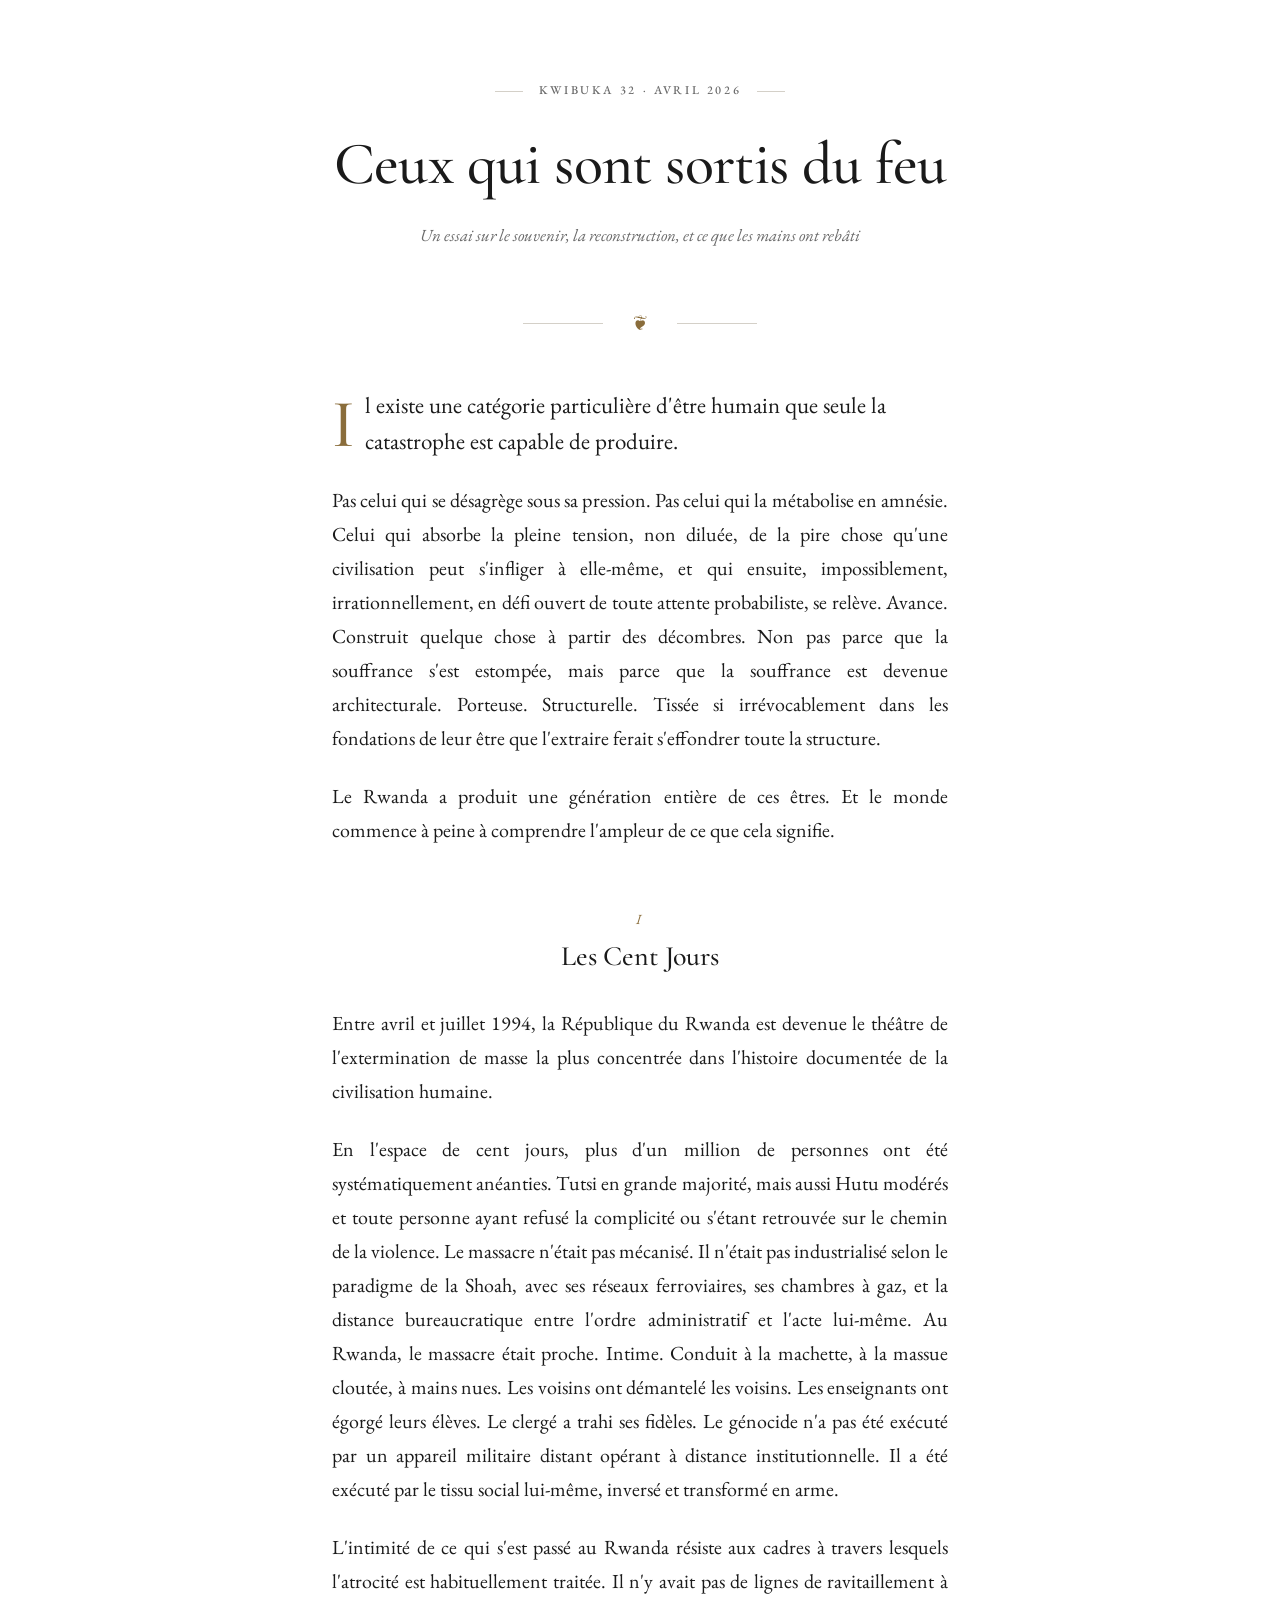
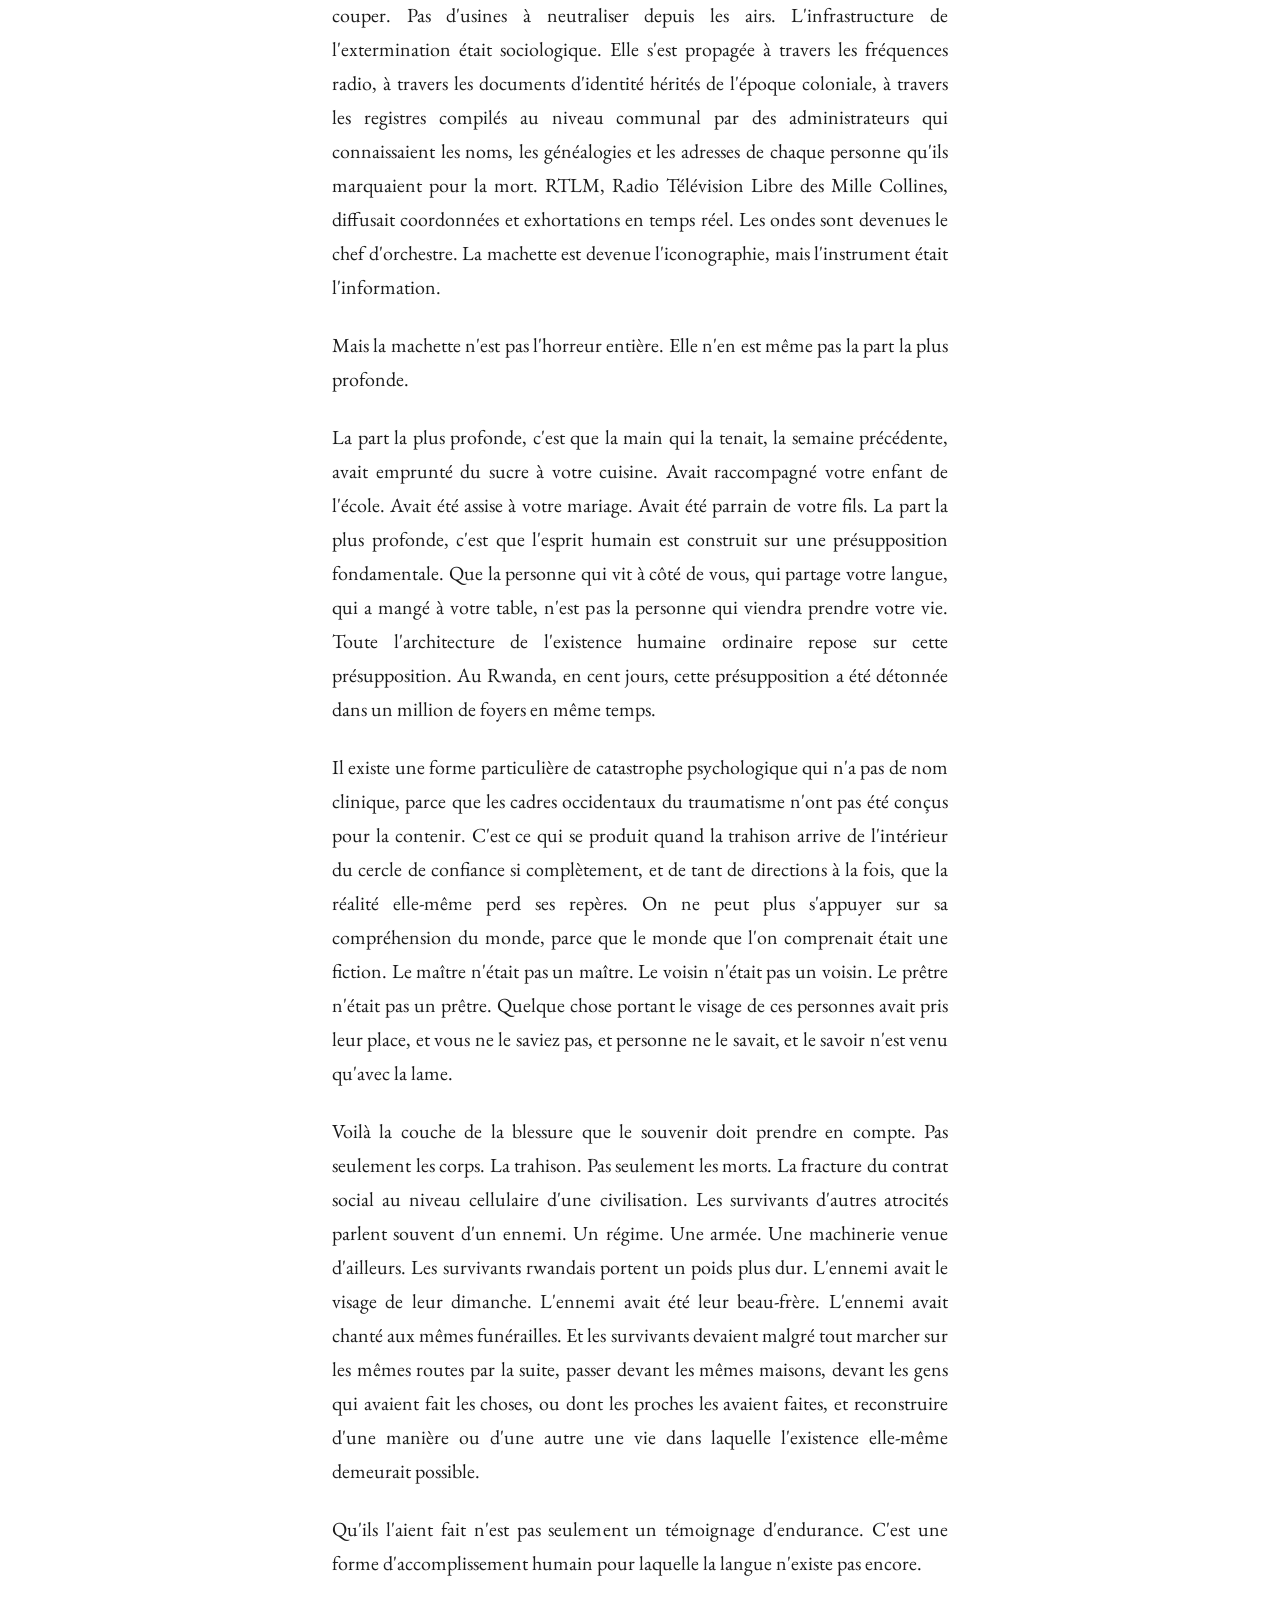
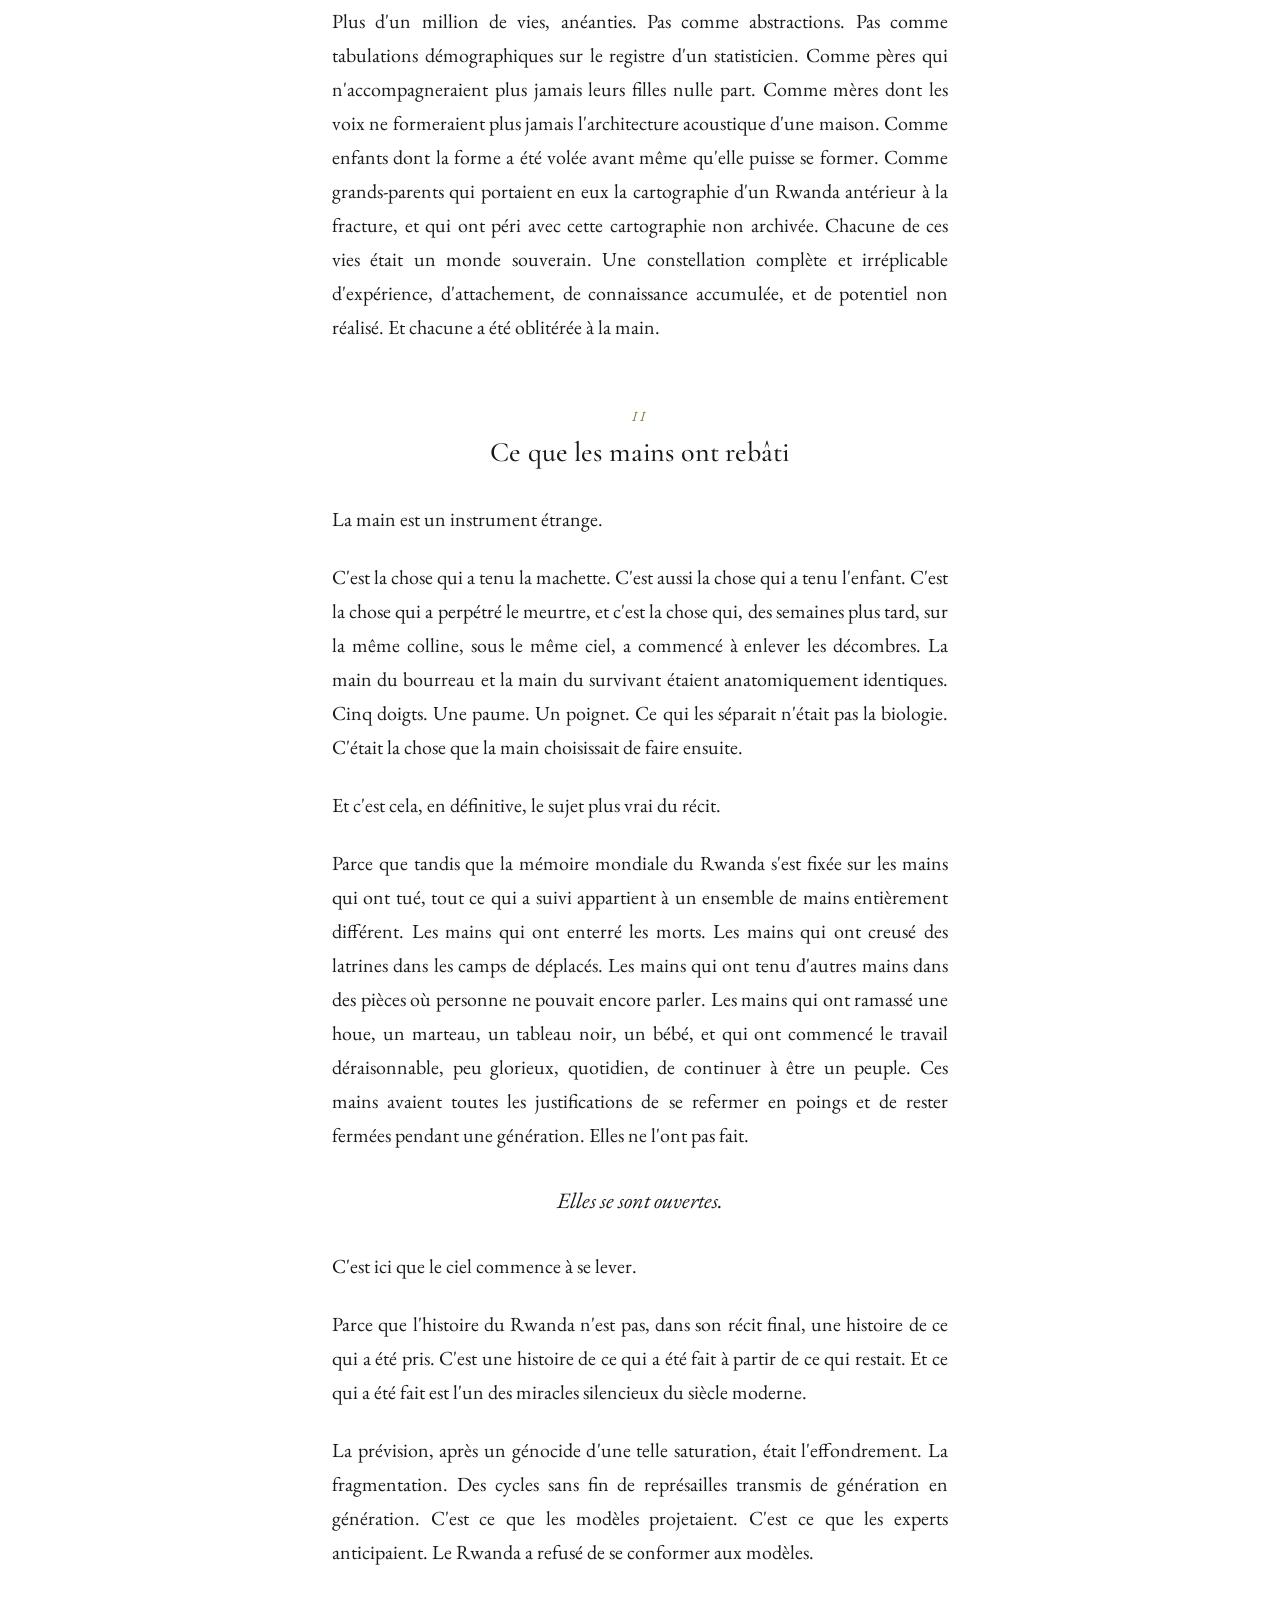
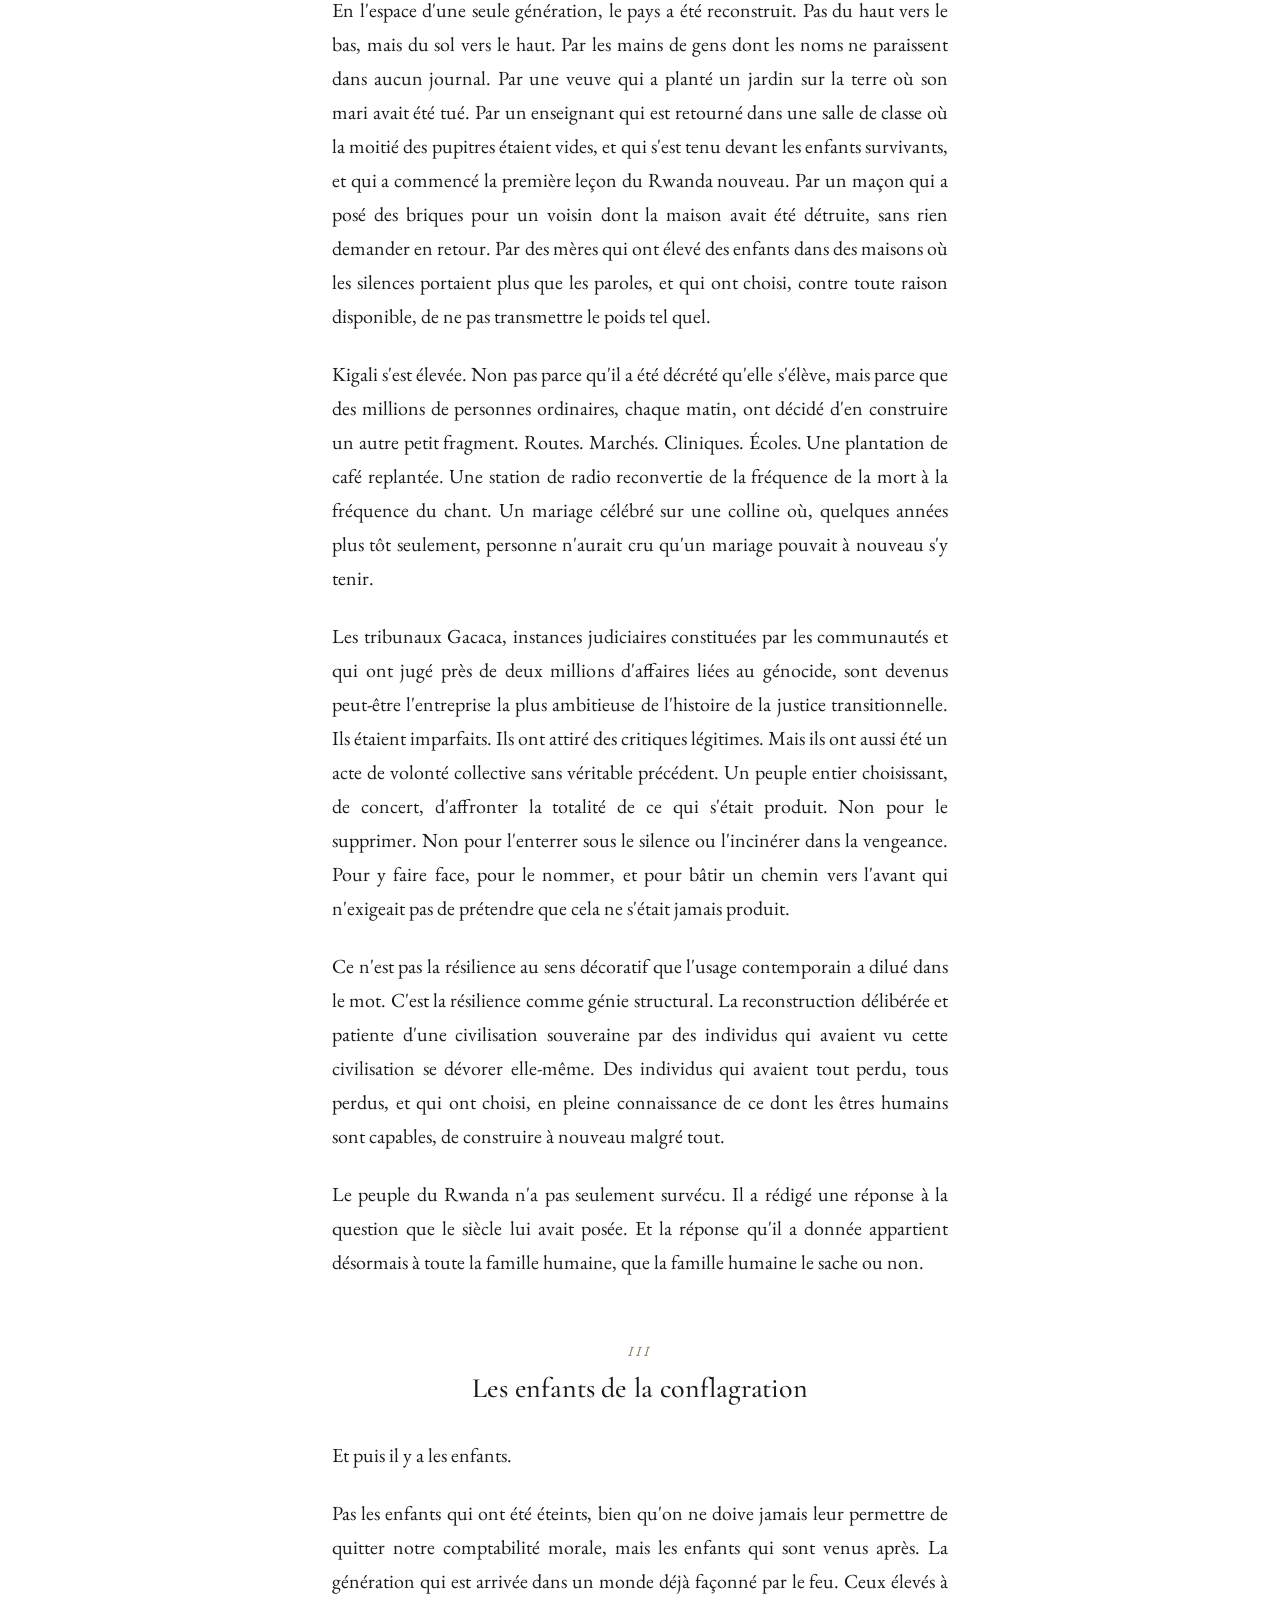
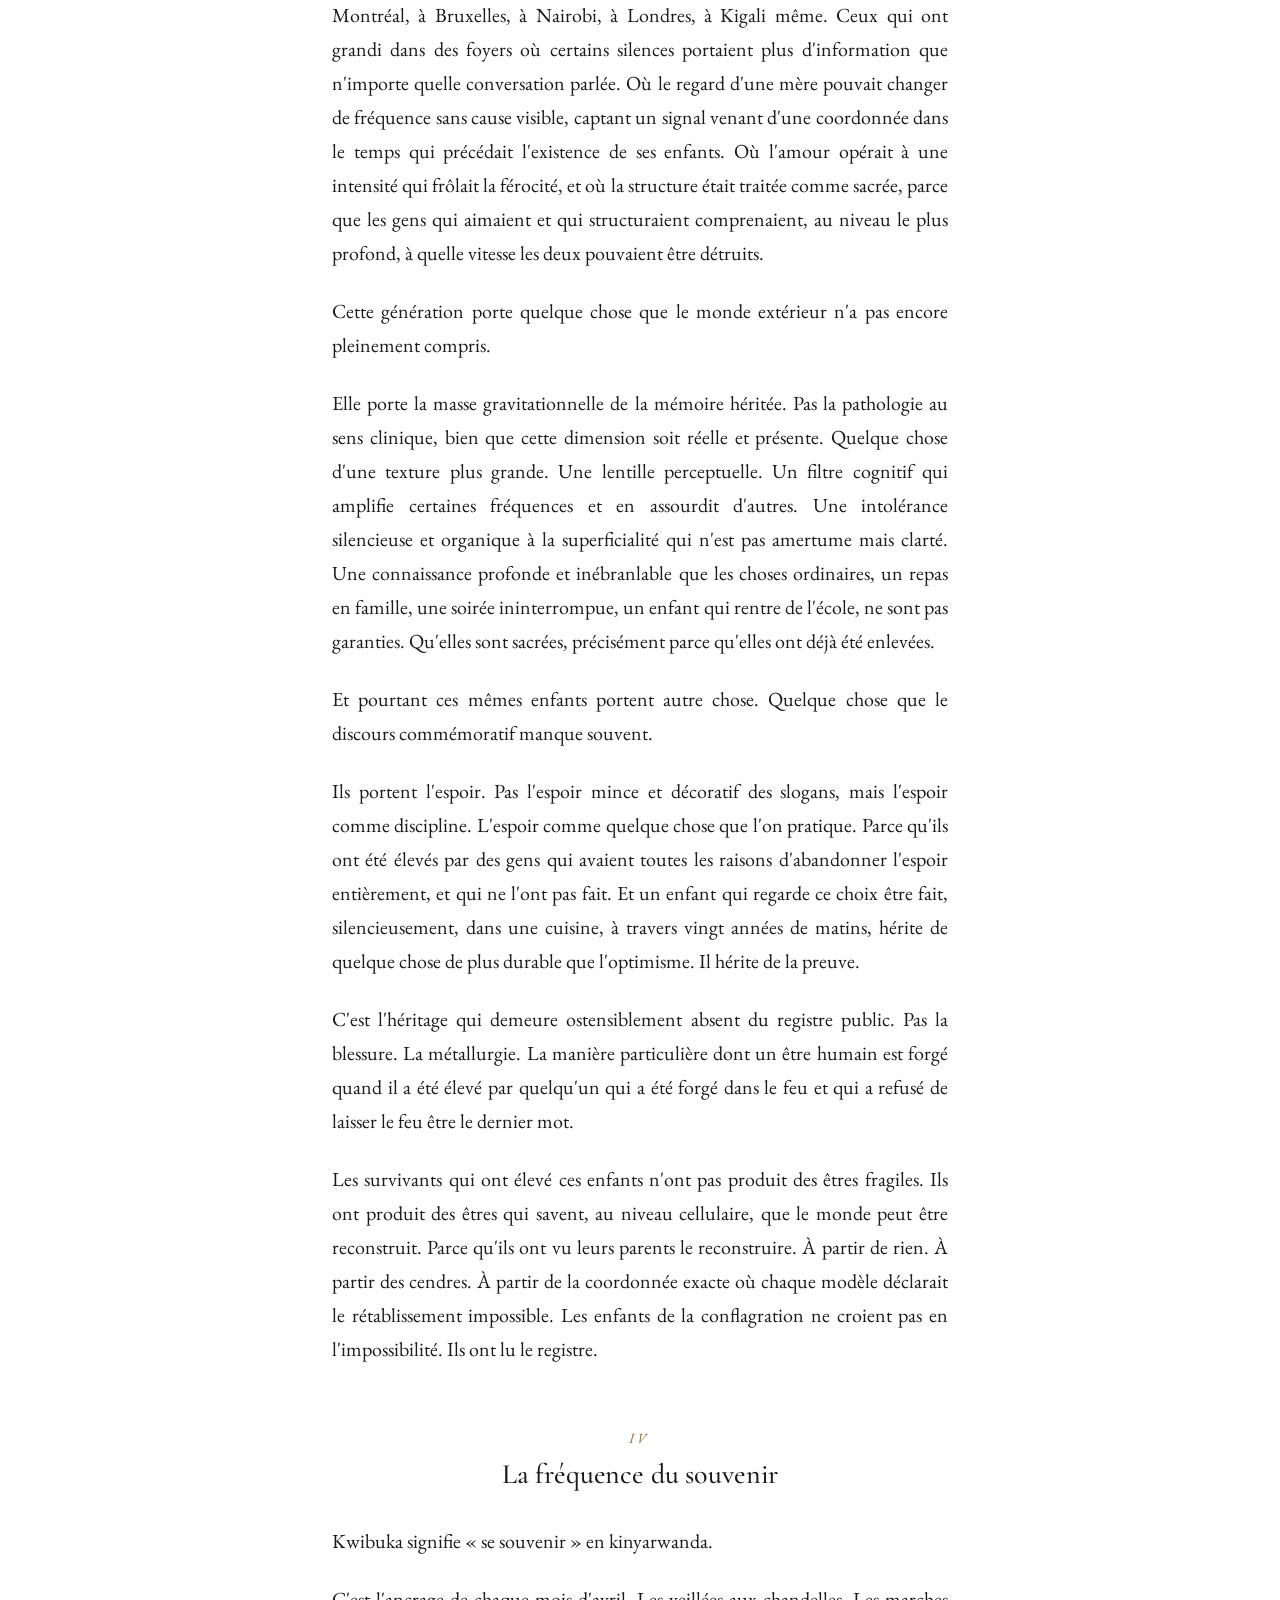
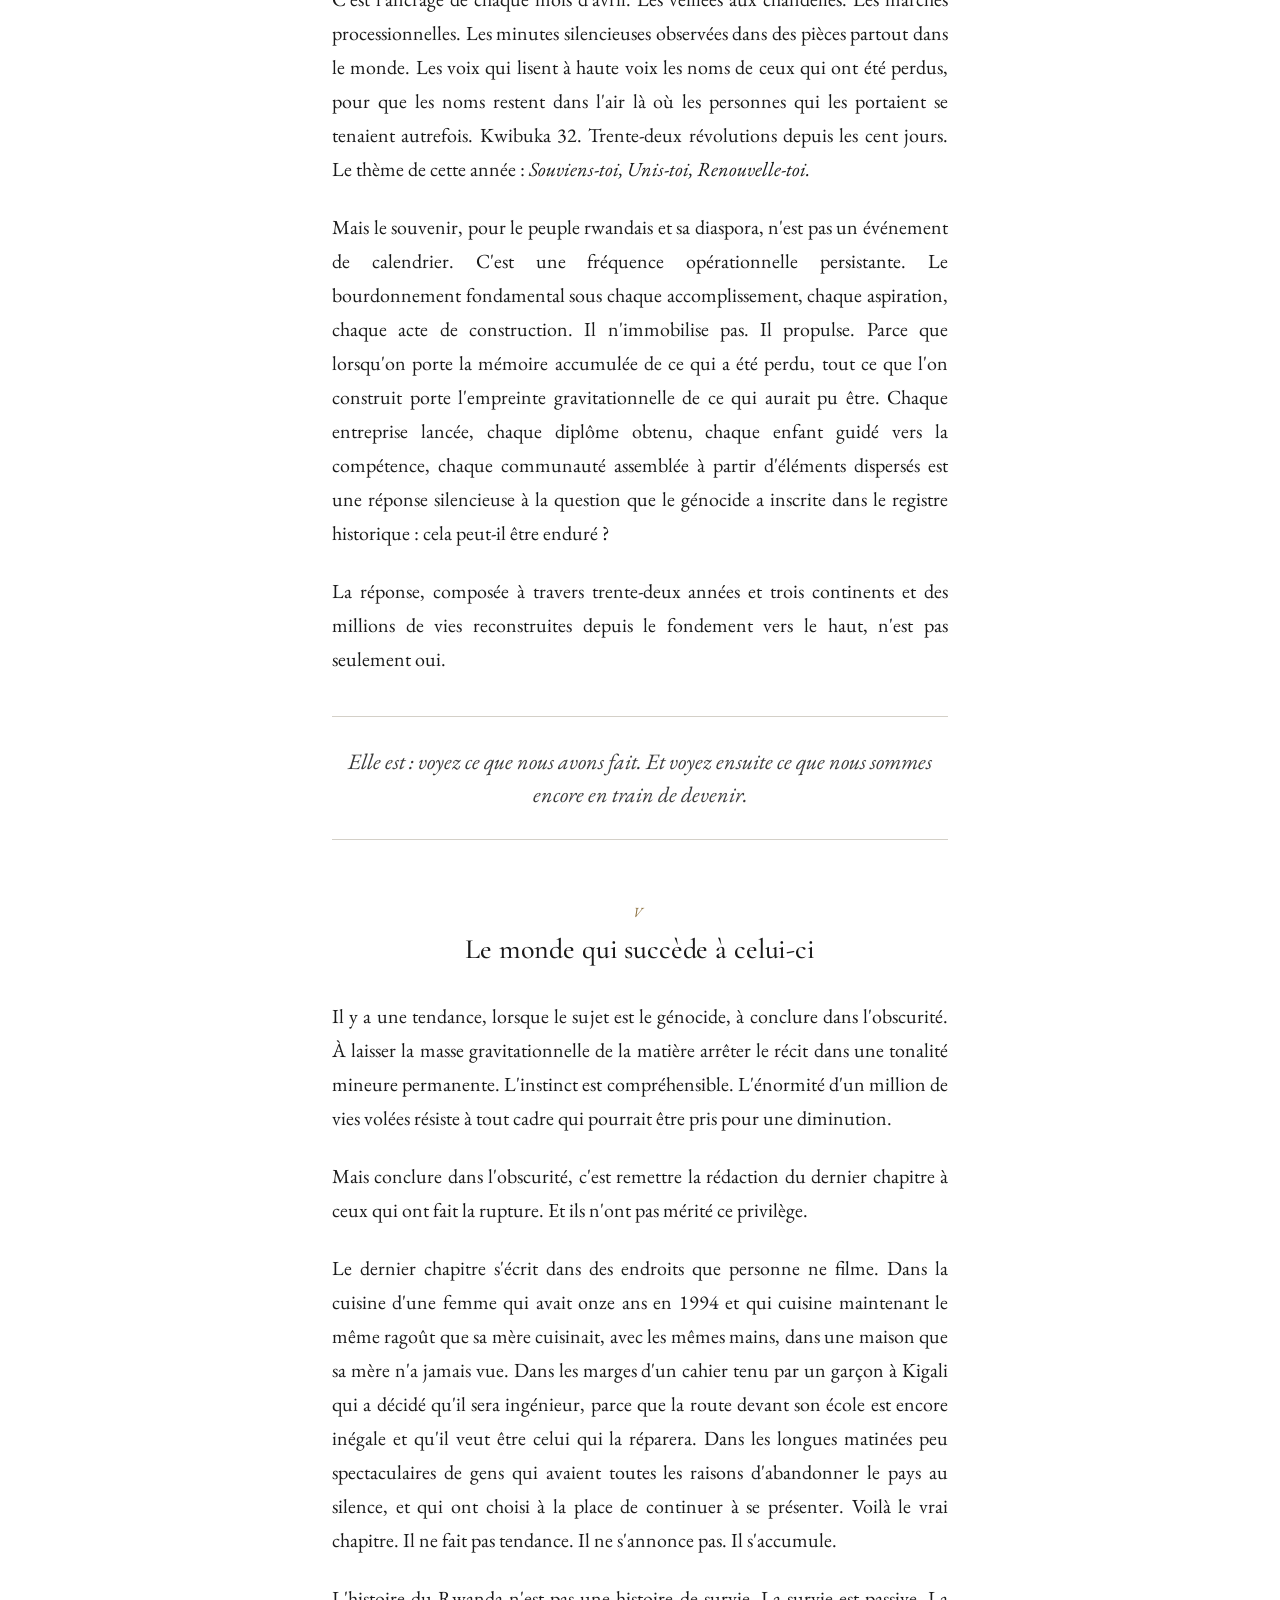
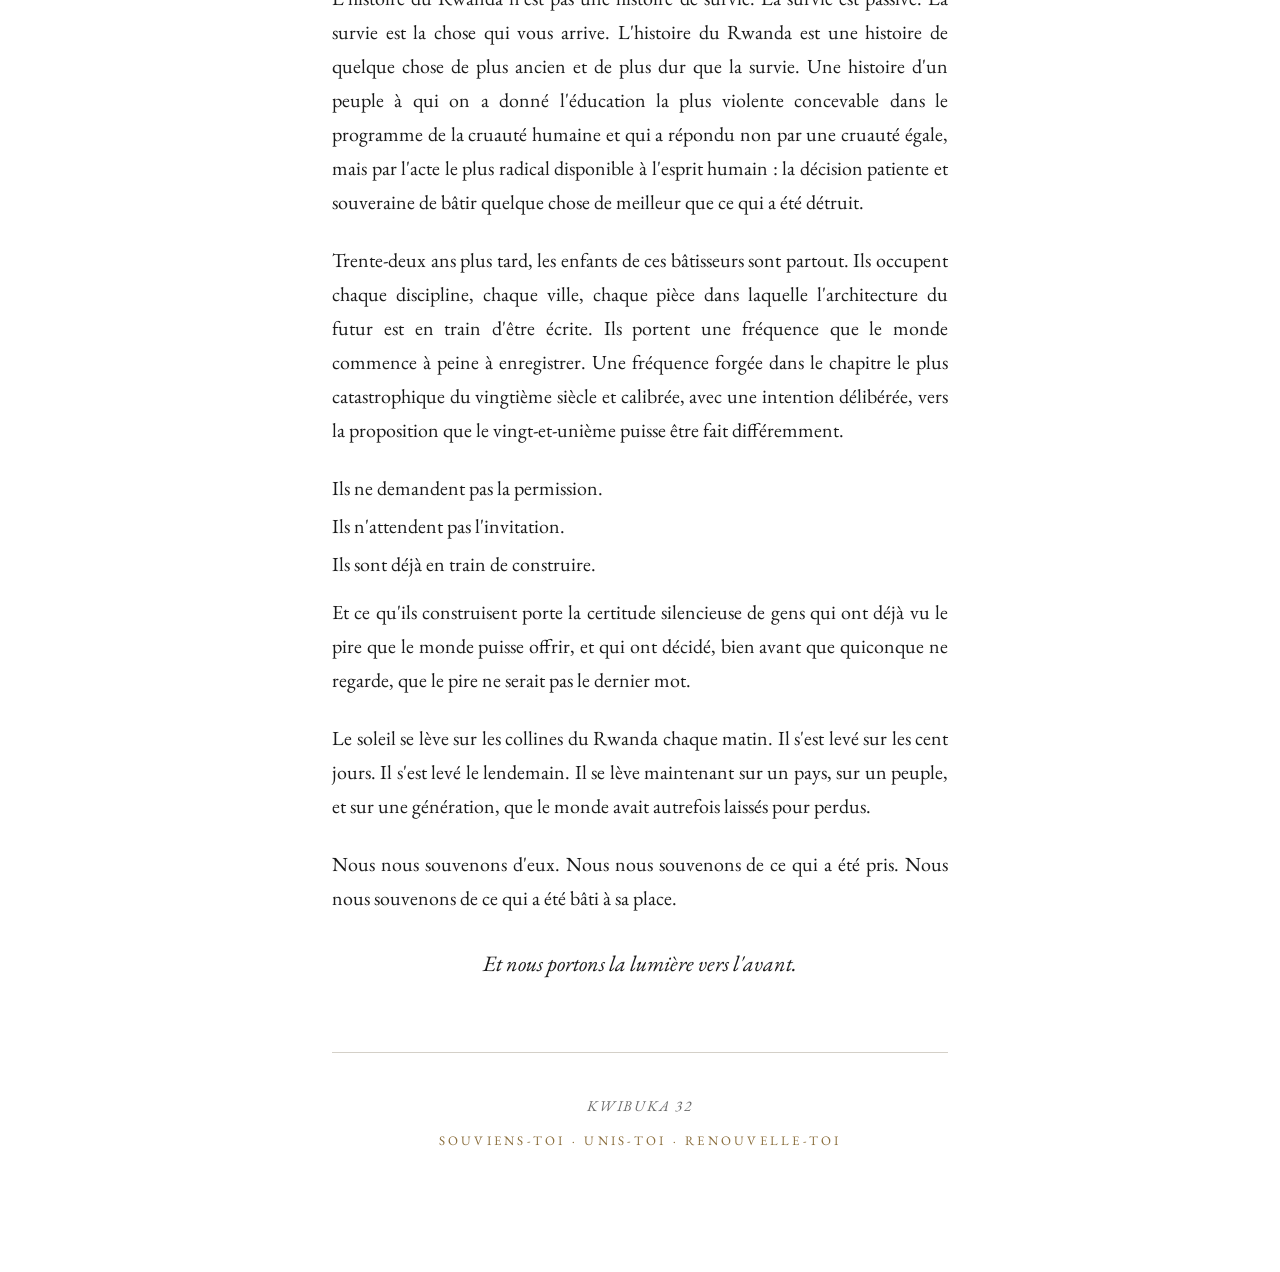
<file: ceux-qui-sont-sortis-du-feu.html>
<!DOCTYPE html>
<html lang="fr">
<head>
<meta charset="UTF-8">
<meta name="viewport" content="width=device-width, initial-scale=1.0">
<title>Ceux qui sont sortis du feu</title>
<meta name="description" content="Un essai pour Kwibuka 32. Trente-deux ans depuis le génocide rwandais. Sur le souvenir, la reconstruction, et ce que les mains ont rebâti.">
<meta property="og:title" content="Ceux qui sont sortis du feu">
<meta property="og:description" content="Un essai pour Kwibuka 32. Trente-deux ans depuis le génocide rwandais. Sur le souvenir, la reconstruction, et ce que les mains ont rebâti.">
<meta property="og:type" content="article">
<meta property="og:url" content="https://meww.ac/ceux-qui-sont-sortis-du-feu">
<meta property="og:locale" content="fr_FR">
<meta property="og:locale:alternate" content="en_US">
<meta name="twitter:card" content="summary_large_image">
<meta name="twitter:title" content="Ceux qui sont sortis du feu">
<meta name="twitter:description" content="Un essai pour Kwibuka 32. Trente-deux ans depuis le génocide rwandais. Sur le souvenir, la reconstruction, et ce que les mains ont rebâti.">
<link rel="alternate" hreflang="en" href="https://meww.ac/the-ones-who-walked-out-of-the-fire">
<link rel="alternate" hreflang="fr" href="https://meww.ac/ceux-qui-sont-sortis-du-feu">
<link rel="preconnect" href="https://fonts.googleapis.com">
<link rel="preconnect" href="https://fonts.gstatic.com" crossorigin>
<link href="https://fonts.googleapis.com/css2?family=Cormorant+Garamond:ital,wght@0,300;0,400;0,500;0,600;0,700;1,400;1,500&family=EB+Garamond:ital,wght@0,400;0,500;0,600;1,400;1,500&display=swap" rel="stylesheet">
<style>
  :root {
    --ink: #1a1a1a;
    --ink-soft: #3a3a3a;
    --ink-quiet: #6a6a6a;
    --paper-pure: #ffffff;
    --rule: #d4d0c8;
    --accent: #8a6d3b;
  }
  * { box-sizing: border-box; margin: 0; padding: 0; }
  html { scroll-behavior: smooth; }
  body {
    background: var(--paper-pure);
    color: var(--ink);
    font-family: 'EB Garamond', 'Cormorant Garamond', Georgia, serif;
    font-size: 20px;
    line-height: 1.7;
    font-weight: 400;
    -webkit-font-smoothing: antialiased;
    -moz-osx-font-smoothing: grayscale;
  }
  .container { max-width: 680px; margin: 0 auto; padding: 80px 32px 120px; }
  .eyebrow {
    font-family: 'EB Garamond', serif;
    font-size: 12px;
    text-transform: uppercase;
    letter-spacing: 0.22em;
    color: var(--ink-quiet);
    font-weight: 500;
    margin-bottom: 32px;
    text-align: center;
  }
  .eyebrow::before, .eyebrow::after {
    content: '';
    display: inline-block;
    width: 28px;
    height: 1px;
    background: var(--rule);
    vertical-align: middle;
    margin: 0 16px;
  }
  h1 {
    font-family: 'Cormorant Garamond', serif;
    font-weight: 500;
    font-size: clamp(38px, 6vw, 60px);
    line-height: 1.08;
    letter-spacing: -0.01em;
    text-align: center;
    color: var(--ink);
    margin-bottom: 24px;
  }
  .byline {
    text-align: center;
    font-family: 'EB Garamond', serif;
    font-style: italic;
    font-size: 17px;
    color: var(--ink-quiet);
    margin-bottom: 56px;
  }
  .divider { display: flex; justify-content: center; align-items: center; margin: 48px 0; }
  .divider::before, .divider::after {
    content: '';
    flex: 1;
    height: 1px;
    background: var(--rule);
    max-width: 80px;
  }
  .divider-mark {
    margin: 0 20px;
    font-family: 'Cormorant Garamond', serif;
    font-size: 20px;
    color: var(--accent);
    letter-spacing: 0.5em;
    padding-left: 0.5em;
  }
  h2 {
    font-family: 'Cormorant Garamond', serif;
    font-weight: 500;
    font-size: 28px;
    line-height: 1.25;
    letter-spacing: -0.005em;
    color: var(--ink);
    margin: 64px 0 32px;
    text-align: center;
  }
  h2 .numeral {
    display: block;
    font-family: 'EB Garamond', serif;
    font-style: italic;
    font-weight: 400;
    font-size: 14px;
    letter-spacing: 0.22em;
    text-transform: uppercase;
    color: var(--accent);
    margin-bottom: 10px;
  }
  p { margin-bottom: 24px; text-align: justify; hyphens: auto; -webkit-hyphens: auto; }
  p.lede {
    font-size: 23px;
    line-height: 1.55;
    font-weight: 400;
    text-align: left;
    color: var(--ink);
    margin-bottom: 24px;
  }
  p.lede::first-letter {
    font-family: 'Cormorant Garamond', serif;
    font-weight: 500;
    font-size: 68px;
    float: left;
    line-height: 0.85;
    margin: 8px 10px 0 0;
    color: var(--accent);
  }
  em { font-style: italic; }
  .closing-block {
    margin: 40px 0;
    padding: 28px 0;
    text-align: center;
    font-style: italic;
    font-size: 22px;
    line-height: 1.5;
    color: var(--ink-soft);
    border-top: 1px solid var(--rule);
    border-bottom: 1px solid var(--rule);
  }
  .witness-line {
    text-align: center;
    font-style: italic;
    font-size: 22px;
    line-height: 1.5;
    color: var(--ink);
    margin: 32px 0;
  }
  .standalone { text-align: left; font-size: 20px; margin-bottom: 14px; }
  .standalone + .standalone { margin-top: -10px; }
  .coda {
    text-align: center;
    margin-top: 72px;
    padding-top: 40px;
    border-top: 1px solid var(--rule);
    font-style: italic;
    font-size: 15px;
    letter-spacing: 0.12em;
    text-transform: uppercase;
    color: var(--ink-quiet);
  }
  .coda-theme {
    display: block;
    margin-top: 12px;
    font-style: normal;
    letter-spacing: 0.25em;
    color: var(--accent);
    font-size: 13px;
  }
  ::selection { background: #f4ecd8; color: var(--ink); }
  @media (max-width: 640px) {
    body { font-size: 18px; line-height: 1.68; }
    .container { padding: 56px 24px 80px; }
    p { text-align: left; }
    p.lede { font-size: 20px; }
    p.lede::first-letter { font-size: 58px; }
    h1 { font-size: 40px; }
    h2 { font-size: 24px; margin: 48px 0 24px; }
    .closing-block, .witness-line { font-size: 19px; }
  }
  @media print {
    body { background: white; font-size: 12pt; line-height: 1.5; }
    .container { max-width: 100%; padding: 0; }
    h2 { page-break-after: avoid; }
    p { orphans: 3; widows: 3; }
  }
</style>
</head>
<body>
<article class="container">

  <div class="eyebrow">Kwibuka 32 &middot; Avril 2026</div>

  <h1>Ceux qui sont sortis du feu</h1>

  <div class="byline">Un essai sur le souvenir, la reconstruction, et ce que les mains ont rebâti</div>

  <div class="divider"><span class="divider-mark">&#10086;</span></div>

  <p class="lede">Il existe une catégorie particulière d'être humain que seule la catastrophe est capable de produire.</p>

  <p>Pas celui qui se désagrège sous sa pression. Pas celui qui la métabolise en amnésie. Celui qui absorbe la pleine tension, non diluée, de la pire chose qu'une civilisation peut s'infliger à elle-même, et qui ensuite, impossiblement, irrationnellement, en défi ouvert de toute attente probabiliste, se relève. Avance. Construit quelque chose à partir des décombres. Non pas parce que la souffrance s'est estompée, mais parce que la souffrance est devenue architecturale. Porteuse. Structurelle. Tissée si irrévocablement dans les fondations de leur être que l'extraire ferait s'effondrer toute la structure.</p>

  <p>Le Rwanda a produit une génération entière de ces êtres. Et le monde commence à peine à comprendre l'ampleur de ce que cela signifie.</p>

  <h2><span class="numeral">I</span>Les Cent Jours</h2>

  <p>Entre avril et juillet 1994, la République du Rwanda est devenue le théâtre de l'extermination de masse la plus concentrée dans l'histoire documentée de la civilisation humaine.</p>

  <p>En l'espace de cent jours, plus d'un million de personnes ont été systématiquement anéanties. Tutsi en grande majorité, mais aussi Hutu modérés et toute personne ayant refusé la complicité ou s'étant retrouvée sur le chemin de la violence. Le massacre n'était pas mécanisé. Il n'était pas industrialisé selon le paradigme de la Shoah, avec ses réseaux ferroviaires, ses chambres à gaz, et la distance bureaucratique entre l'ordre administratif et l'acte lui-même. Au Rwanda, le massacre était proche. Intime. Conduit à la machette, à la massue cloutée, à mains nues. Les voisins ont démantelé les voisins. Les enseignants ont égorgé leurs élèves. Le clergé a trahi ses fidèles. Le génocide n'a pas été exécuté par un appareil militaire distant opérant à distance institutionnelle. Il a été exécuté par le tissu social lui-même, inversé et transformé en arme.</p>

  <p>L'intimité de ce qui s'est passé au Rwanda résiste aux cadres à travers lesquels l'atrocité est habituellement traitée. Il n'y avait pas de lignes de ravitaillement à couper. Pas d'usines à neutraliser depuis les airs. L'infrastructure de l'extermination était sociologique. Elle s'est propagée à travers les fréquences radio, à travers les documents d'identité hérités de l'époque coloniale, à travers les registres compilés au niveau communal par des administrateurs qui connaissaient les noms, les généalogies et les adresses de chaque personne qu'ils marquaient pour la mort. RTLM, Radio Télévision Libre des Mille Collines, diffusait coordonnées et exhortations en temps réel. Les ondes sont devenues le chef d'orchestre. La machette est devenue l'iconographie, mais l'instrument était l'information.</p>

  <p>Mais la machette n'est pas l'horreur entière. Elle n'en est même pas la part la plus profonde.</p>

  <p>La part la plus profonde, c'est que la main qui la tenait, la semaine précédente, avait emprunté du sucre à votre cuisine. Avait raccompagné votre enfant de l'école. Avait été assise à votre mariage. Avait été parrain de votre fils. La part la plus profonde, c'est que l'esprit humain est construit sur une présupposition fondamentale. Que la personne qui vit à côté de vous, qui partage votre langue, qui a mangé à votre table, n'est pas la personne qui viendra prendre votre vie. Toute l'architecture de l'existence humaine ordinaire repose sur cette présupposition. Au Rwanda, en cent jours, cette présupposition a été détonnée dans un million de foyers en même temps.</p>

  <p>Il existe une forme particulière de catastrophe psychologique qui n'a pas de nom clinique, parce que les cadres occidentaux du traumatisme n'ont pas été conçus pour la contenir. C'est ce qui se produit quand la trahison arrive de l'intérieur du cercle de confiance si complètement, et de tant de directions à la fois, que la réalité elle-même perd ses repères. On ne peut plus s'appuyer sur sa compréhension du monde, parce que le monde que l'on comprenait était une fiction. Le maître n'était pas un maître. Le voisin n'était pas un voisin. Le prêtre n'était pas un prêtre. Quelque chose portant le visage de ces personnes avait pris leur place, et vous ne le saviez pas, et personne ne le savait, et le savoir n'est venu qu'avec la lame.</p>

  <p>Voilà la couche de la blessure que le souvenir doit prendre en compte. Pas seulement les corps. La trahison. Pas seulement les morts. La fracture du contrat social au niveau cellulaire d'une civilisation. Les survivants d'autres atrocités parlent souvent d'un ennemi. Un régime. Une armée. Une machinerie venue d'ailleurs. Les survivants rwandais portent un poids plus dur. L'ennemi avait le visage de leur dimanche. L'ennemi avait été leur beau-frère. L'ennemi avait chanté aux mêmes funérailles. Et les survivants devaient malgré tout marcher sur les mêmes routes par la suite, passer devant les mêmes maisons, devant les gens qui avaient fait les choses, ou dont les proches les avaient faites, et reconstruire d'une manière ou d'une autre une vie dans laquelle l'existence elle-même demeurait possible.</p>

  <p>Qu'ils l'aient fait n'est pas seulement un témoignage d'endurance. C'est une forme d'accomplissement humain pour laquelle la langue n'existe pas encore.</p>

  <p>Plus d'un million de vies, anéanties. Pas comme abstractions. Pas comme tabulations démographiques sur le registre d'un statisticien. Comme pères qui n'accompagneraient plus jamais leurs filles nulle part. Comme mères dont les voix ne formeraient plus jamais l'architecture acoustique d'une maison. Comme enfants dont la forme a été volée avant même qu'elle puisse se former. Comme grands-parents qui portaient en eux la cartographie d'un Rwanda antérieur à la fracture, et qui ont péri avec cette cartographie non archivée. Chacune de ces vies était un monde souverain. Une constellation complète et irréplicable d'expérience, d'attachement, de connaissance accumulée, et de potentiel non réalisé. Et chacune a été oblitérée à la main.</p>

  <h2><span class="numeral">II</span>Ce que les mains ont rebâti</h2>

  <p>La main est un instrument étrange.</p>

  <p>C'est la chose qui a tenu la machette. C'est aussi la chose qui a tenu l'enfant. C'est la chose qui a perpétré le meurtre, et c'est la chose qui, des semaines plus tard, sur la même colline, sous le même ciel, a commencé à enlever les décombres. La main du bourreau et la main du survivant étaient anatomiquement identiques. Cinq doigts. Une paume. Un poignet. Ce qui les séparait n'était pas la biologie. C'était la chose que la main choisissait de faire ensuite.</p>

  <p>Et c'est cela, en définitive, le sujet plus vrai du récit.</p>

  <p>Parce que tandis que la mémoire mondiale du Rwanda s'est fixée sur les mains qui ont tué, tout ce qui a suivi appartient à un ensemble de mains entièrement différent. Les mains qui ont enterré les morts. Les mains qui ont creusé des latrines dans les camps de déplacés. Les mains qui ont tenu d'autres mains dans des pièces où personne ne pouvait encore parler. Les mains qui ont ramassé une houe, un marteau, un tableau noir, un bébé, et qui ont commencé le travail déraisonnable, peu glorieux, quotidien, de continuer à être un peuple. Ces mains avaient toutes les justifications de se refermer en poings et de rester fermées pendant une génération. Elles ne l'ont pas fait.</p>

  <p class="witness-line">Elles se sont ouvertes.</p>

  <p>C'est ici que le ciel commence à se lever.</p>

  <p>Parce que l'histoire du Rwanda n'est pas, dans son récit final, une histoire de ce qui a été pris. C'est une histoire de ce qui a été fait à partir de ce qui restait. Et ce qui a été fait est l'un des miracles silencieux du siècle moderne.</p>

  <p>La prévision, après un génocide d'une telle saturation, était l'effondrement. La fragmentation. Des cycles sans fin de représailles transmis de génération en génération. C'est ce que les modèles projetaient. C'est ce que les experts anticipaient. Le Rwanda a refusé de se conformer aux modèles.</p>

  <p>En l'espace d'une seule génération, le pays a été reconstruit. Pas du haut vers le bas, mais du sol vers le haut. Par les mains de gens dont les noms ne paraissent dans aucun journal. Par une veuve qui a planté un jardin sur la terre où son mari avait été tué. Par un enseignant qui est retourné dans une salle de classe où la moitié des pupitres étaient vides, et qui s'est tenu devant les enfants survivants, et qui a commencé la première leçon du Rwanda nouveau. Par un maçon qui a posé des briques pour un voisin dont la maison avait été détruite, sans rien demander en retour. Par des mères qui ont élevé des enfants dans des maisons où les silences portaient plus que les paroles, et qui ont choisi, contre toute raison disponible, de ne pas transmettre le poids tel quel.</p>

  <p>Kigali s'est élevée. Non pas parce qu'il a été décrété qu'elle s'élève, mais parce que des millions de personnes ordinaires, chaque matin, ont décidé d'en construire un autre petit fragment. Routes. Marchés. Cliniques. Écoles. Une plantation de café replantée. Une station de radio reconvertie de la fréquence de la mort à la fréquence du chant. Un mariage célébré sur une colline où, quelques années plus tôt seulement, personne n'aurait cru qu'un mariage pouvait à nouveau s'y tenir.</p>

  <p>Les tribunaux Gacaca, instances judiciaires constituées par les communautés et qui ont jugé près de deux millions d'affaires liées au génocide, sont devenus peut-être l'entreprise la plus ambitieuse de l'histoire de la justice transitionnelle. Ils étaient imparfaits. Ils ont attiré des critiques légitimes. Mais ils ont aussi été un acte de volonté collective sans véritable précédent. Un peuple entier choisissant, de concert, d'affronter la totalité de ce qui s'était produit. Non pour le supprimer. Non pour l'enterrer sous le silence ou l'incinérer dans la vengeance. Pour y faire face, pour le nommer, et pour bâtir un chemin vers l'avant qui n'exigeait pas de prétendre que cela ne s'était jamais produit.</p>

  <p>Ce n'est pas la résilience au sens décoratif que l'usage contemporain a dilué dans le mot. C'est la résilience comme génie structural. La reconstruction délibérée et patiente d'une civilisation souveraine par des individus qui avaient vu cette civilisation se dévorer elle-même. Des individus qui avaient tout perdu, tous perdus, et qui ont choisi, en pleine connaissance de ce dont les êtres humains sont capables, de construire à nouveau malgré tout.</p>

  <p>Le peuple du Rwanda n'a pas seulement survécu. Il a rédigé une réponse à la question que le siècle lui avait posée. Et la réponse qu'il a donnée appartient désormais à toute la famille humaine, que la famille humaine le sache ou non.</p>

  <h2><span class="numeral">III</span>Les enfants de la conflagration</h2>

  <p>Et puis il y a les enfants.</p>

  <p>Pas les enfants qui ont été éteints, bien qu'on ne doive jamais leur permettre de quitter notre comptabilité morale, mais les enfants qui sont venus après. La génération qui est arrivée dans un monde déjà façonné par le feu. Ceux élevés à Montréal, à Bruxelles, à Nairobi, à Londres, à Kigali même. Ceux qui ont grandi dans des foyers où certains silences portaient plus d'information que n'importe quelle conversation parlée. Où le regard d'une mère pouvait changer de fréquence sans cause visible, captant un signal venant d'une coordonnée dans le temps qui précédait l'existence de ses enfants. Où l'amour opérait à une intensité qui frôlait la férocité, et où la structure était traitée comme sacrée, parce que les gens qui aimaient et qui structuraient comprenaient, au niveau le plus profond, à quelle vitesse les deux pouvaient être détruits.</p>

  <p>Cette génération porte quelque chose que le monde extérieur n'a pas encore pleinement compris.</p>

  <p>Elle porte la masse gravitationnelle de la mémoire héritée. Pas la pathologie au sens clinique, bien que cette dimension soit réelle et présente. Quelque chose d'une texture plus grande. Une lentille perceptuelle. Un filtre cognitif qui amplifie certaines fréquences et en assourdit d'autres. Une intolérance silencieuse et organique à la superficialité qui n'est pas amertume mais clarté. Une connaissance profonde et inébranlable que les choses ordinaires, un repas en famille, une soirée ininterrompue, un enfant qui rentre de l'école, ne sont pas garanties. Qu'elles sont sacrées, précisément parce qu'elles ont déjà été enlevées.</p>

  <p>Et pourtant ces mêmes enfants portent autre chose. Quelque chose que le discours commémoratif manque souvent.</p>

  <p>Ils portent l'espoir. Pas l'espoir mince et décoratif des slogans, mais l'espoir comme discipline. L'espoir comme quelque chose que l'on pratique. Parce qu'ils ont été élevés par des gens qui avaient toutes les raisons d'abandonner l'espoir entièrement, et qui ne l'ont pas fait. Et un enfant qui regarde ce choix être fait, silencieusement, dans une cuisine, à travers vingt années de matins, hérite de quelque chose de plus durable que l'optimisme. Il hérite de la preuve.</p>

  <p>C'est l'héritage qui demeure ostensiblement absent du registre public. Pas la blessure. La métallurgie. La manière particulière dont un être humain est forgé quand il a été élevé par quelqu'un qui a été forgé dans le feu et qui a refusé de laisser le feu être le dernier mot.</p>

  <p>Les survivants qui ont élevé ces enfants n'ont pas produit des êtres fragiles. Ils ont produit des êtres qui savent, au niveau cellulaire, que le monde peut être reconstruit. Parce qu'ils ont vu leurs parents le reconstruire. À partir de rien. À partir des cendres. À partir de la coordonnée exacte où chaque modèle déclarait le rétablissement impossible. Les enfants de la conflagration ne croient pas en l'impossibilité. Ils ont lu le registre.</p>

  <h2><span class="numeral">IV</span>La fréquence du souvenir</h2>

  <p>Kwibuka signifie « se souvenir » en kinyarwanda.</p>

  <p>C'est l'ancrage de chaque mois d'avril. Les veillées aux chandelles. Les marches processionnelles. Les minutes silencieuses observées dans des pièces partout dans le monde. Les voix qui lisent à haute voix les noms de ceux qui ont été perdus, pour que les noms restent dans l'air là où les personnes qui les portaient se tenaient autrefois. Kwibuka 32. Trente-deux révolutions depuis les cent jours. Le thème de cette année : <em>Souviens-toi, Unis-toi, Renouvelle-toi.</em></p>

  <p>Mais le souvenir, pour le peuple rwandais et sa diaspora, n'est pas un événement de calendrier. C'est une fréquence opérationnelle persistante. Le bourdonnement fondamental sous chaque accomplissement, chaque aspiration, chaque acte de construction. Il n'immobilise pas. Il propulse. Parce que lorsqu'on porte la mémoire accumulée de ce qui a été perdu, tout ce que l'on construit porte l'empreinte gravitationnelle de ce qui aurait pu être. Chaque entreprise lancée, chaque diplôme obtenu, chaque enfant guidé vers la compétence, chaque communauté assemblée à partir d'éléments dispersés est une réponse silencieuse à la question que le génocide a inscrite dans le registre historique : cela peut-il être enduré ?</p>

  <p>La réponse, composée à travers trente-deux années et trois continents et des millions de vies reconstruites depuis le fondement vers le haut, n'est pas seulement oui.</p>

  <div class="closing-block">Elle est : voyez ce que nous avons fait. Et voyez ensuite ce que nous sommes encore en train de devenir.</div>

  <h2><span class="numeral">V</span>Le monde qui succède à celui-ci</h2>

  <p>Il y a une tendance, lorsque le sujet est le génocide, à conclure dans l'obscurité. À laisser la masse gravitationnelle de la matière arrêter le récit dans une tonalité mineure permanente. L'instinct est compréhensible. L'énormité d'un million de vies volées résiste à tout cadre qui pourrait être pris pour une diminution.</p>

  <p>Mais conclure dans l'obscurité, c'est remettre la rédaction du dernier chapitre à ceux qui ont fait la rupture. Et ils n'ont pas mérité ce privilège.</p>

  <p>Le dernier chapitre s'écrit dans des endroits que personne ne filme. Dans la cuisine d'une femme qui avait onze ans en 1994 et qui cuisine maintenant le même ragoût que sa mère cuisinait, avec les mêmes mains, dans une maison que sa mère n'a jamais vue. Dans les marges d'un cahier tenu par un garçon à Kigali qui a décidé qu'il sera ingénieur, parce que la route devant son école est encore inégale et qu'il veut être celui qui la réparera. Dans les longues matinées peu spectaculaires de gens qui avaient toutes les raisons d'abandonner le pays au silence, et qui ont choisi à la place de continuer à se présenter. Voilà le vrai chapitre. Il ne fait pas tendance. Il ne s'annonce pas. Il s'accumule.</p>

  <p>L'histoire du Rwanda n'est pas une histoire de survie. La survie est passive. La survie est la chose qui vous arrive. L'histoire du Rwanda est une histoire de quelque chose de plus ancien et de plus dur que la survie. Une histoire d'un peuple à qui on a donné l'éducation la plus violente concevable dans le programme de la cruauté humaine et qui a répondu non par une cruauté égale, mais par l'acte le plus radical disponible à l'esprit humain : la décision patiente et souveraine de bâtir quelque chose de meilleur que ce qui a été détruit.</p>

  <p>Trente-deux ans plus tard, les enfants de ces bâtisseurs sont partout. Ils occupent chaque discipline, chaque ville, chaque pièce dans laquelle l'architecture du futur est en train d'être écrite. Ils portent une fréquence que le monde commence à peine à enregistrer. Une fréquence forgée dans le chapitre le plus catastrophique du vingtième siècle et calibrée, avec une intention délibérée, vers la proposition que le vingt-et-unième puisse être fait différemment.</p>

  <p class="standalone">Ils ne demandent pas la permission.</p>

  <p class="standalone">Ils n'attendent pas l'invitation.</p>

  <p class="standalone">Ils sont déjà en train de construire.</p>

  <p>Et ce qu'ils construisent porte la certitude silencieuse de gens qui ont déjà vu le pire que le monde puisse offrir, et qui ont décidé, bien avant que quiconque ne regarde, que le pire ne serait pas le dernier mot.</p>

  <p>Le soleil se lève sur les collines du Rwanda chaque matin. Il s'est levé sur les cent jours. Il s'est levé le lendemain. Il se lève maintenant sur un pays, sur un peuple, et sur une génération, que le monde avait autrefois laissés pour perdus.</p>

  <p>Nous nous souvenons d'eux. Nous nous souvenons de ce qui a été pris. Nous nous souvenons de ce qui a été bâti à sa place.</p>

  <p class="witness-line">Et nous portons la lumière vers l'avant.</p>

  <div class="coda">
    Kwibuka 32
    <span class="coda-theme">Souviens-toi &middot; Unis-toi &middot; Renouvelle-toi</span>
  </div>

</article>
</body>
</html>
</file>
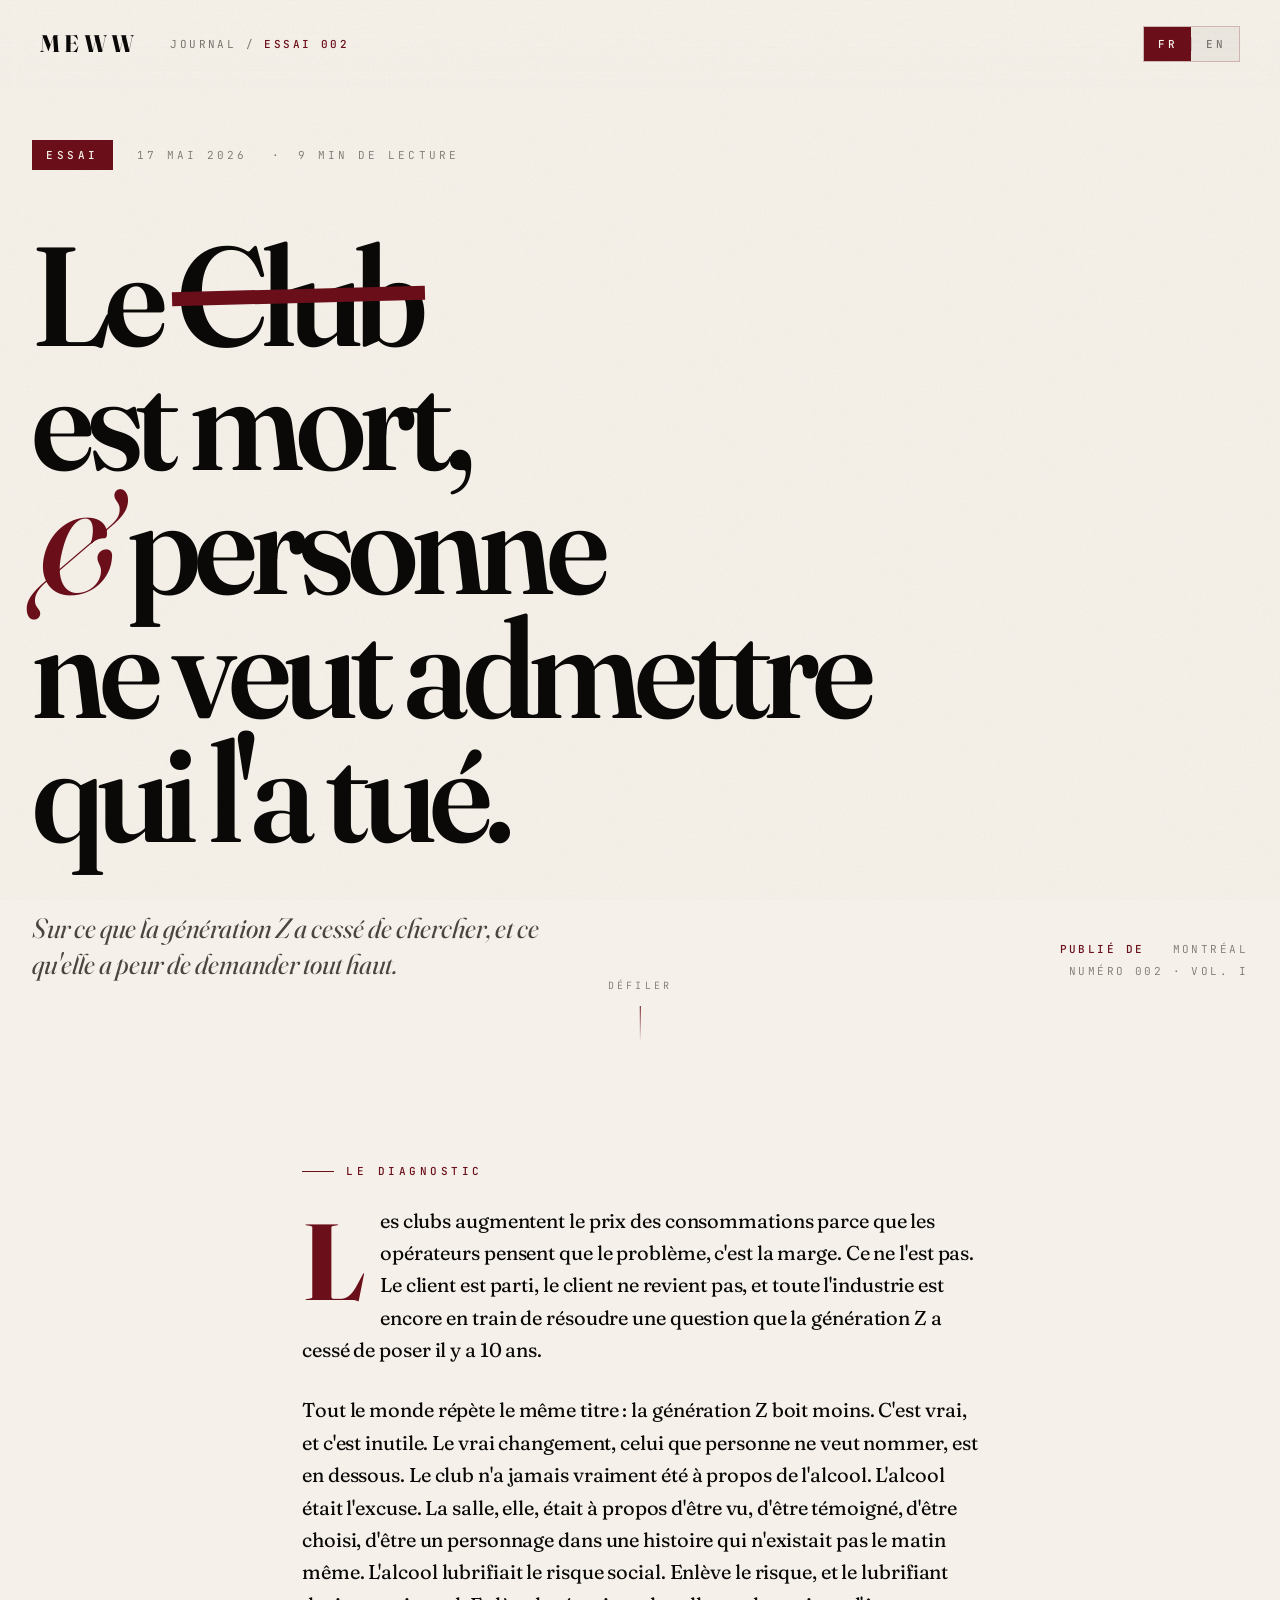
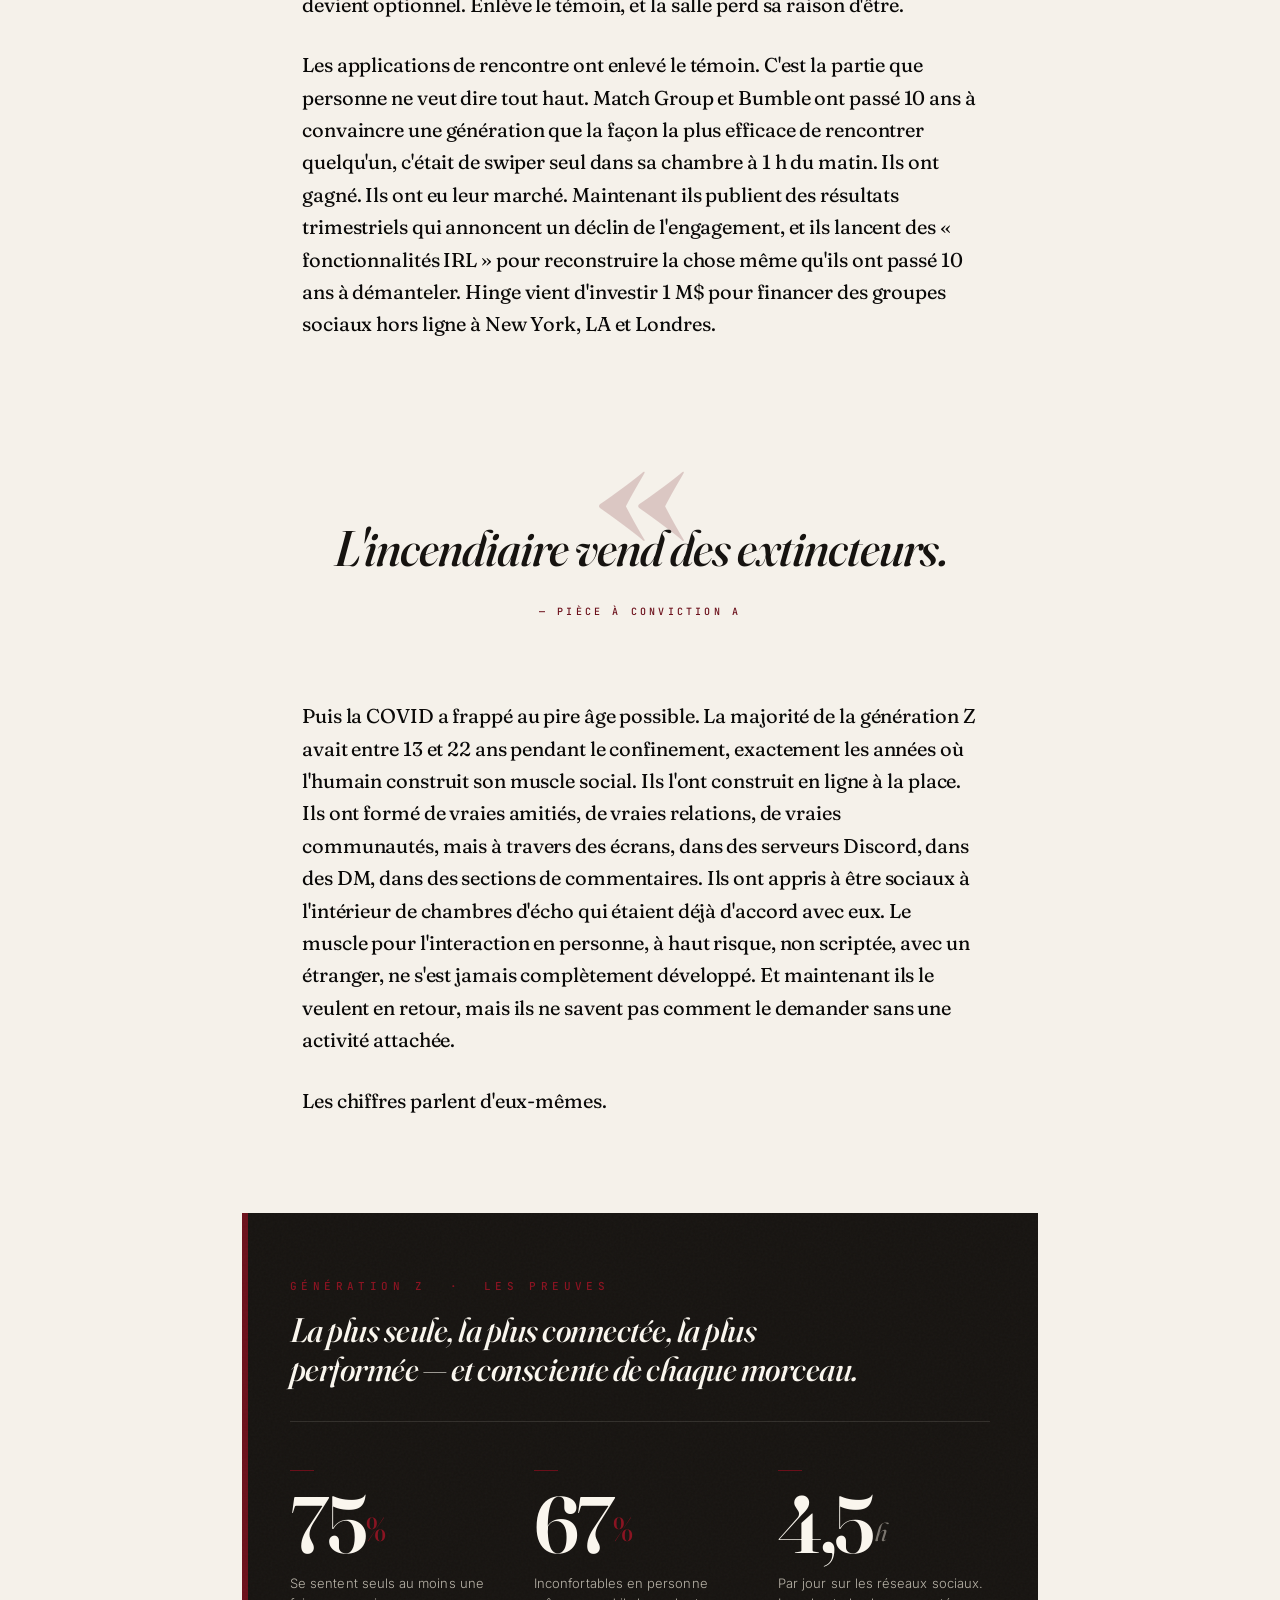
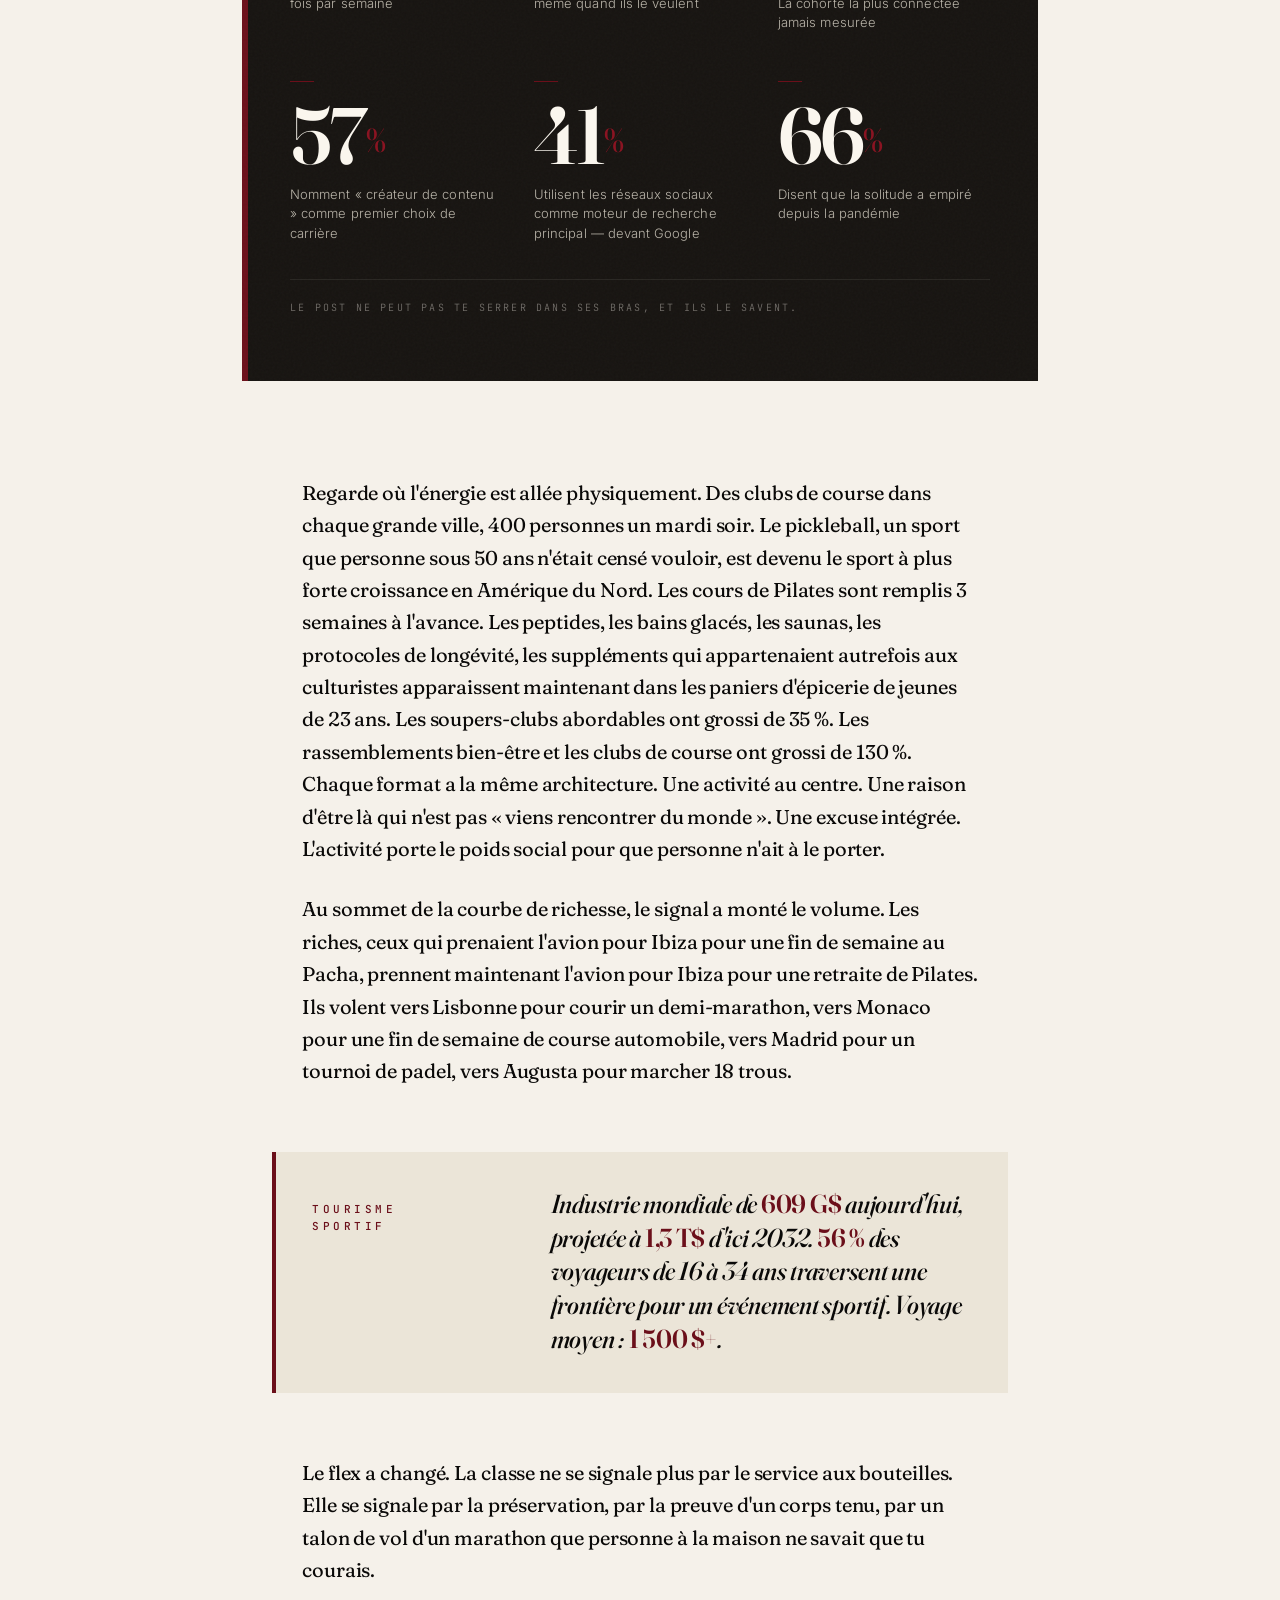
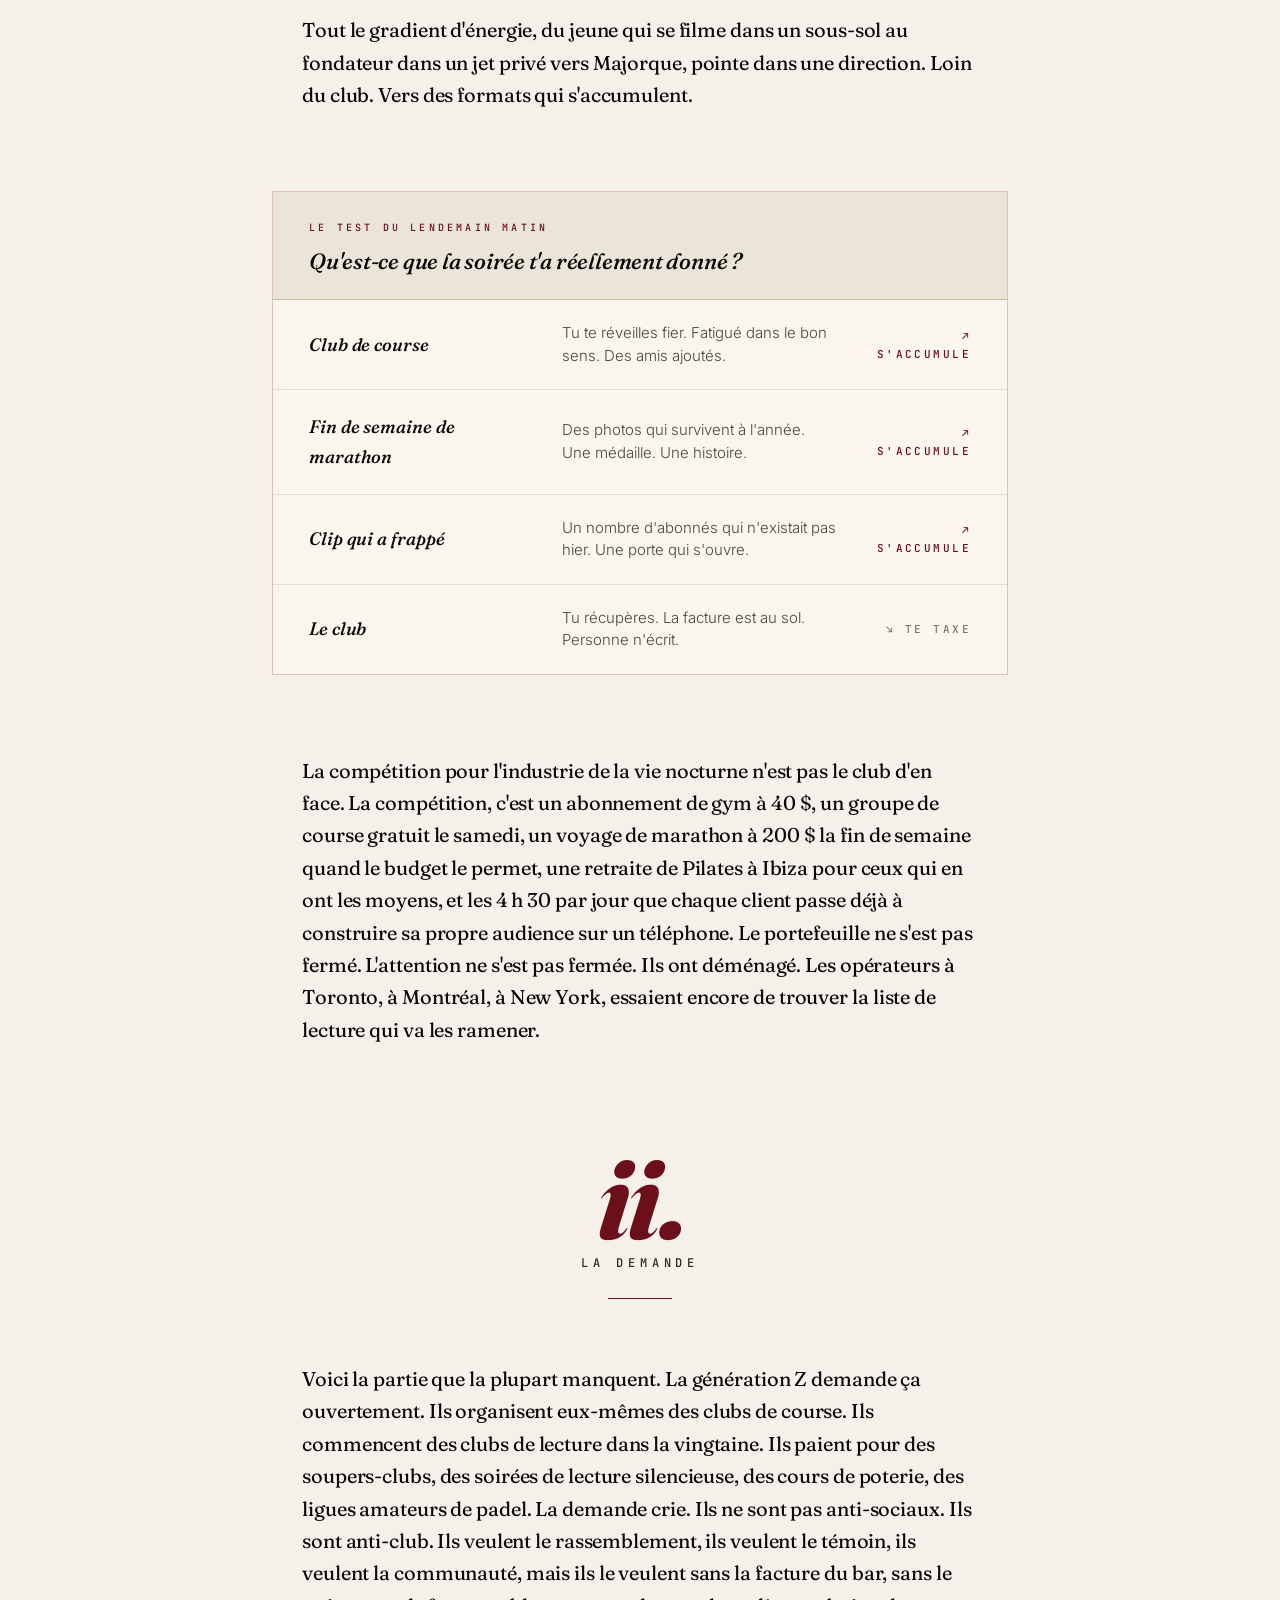
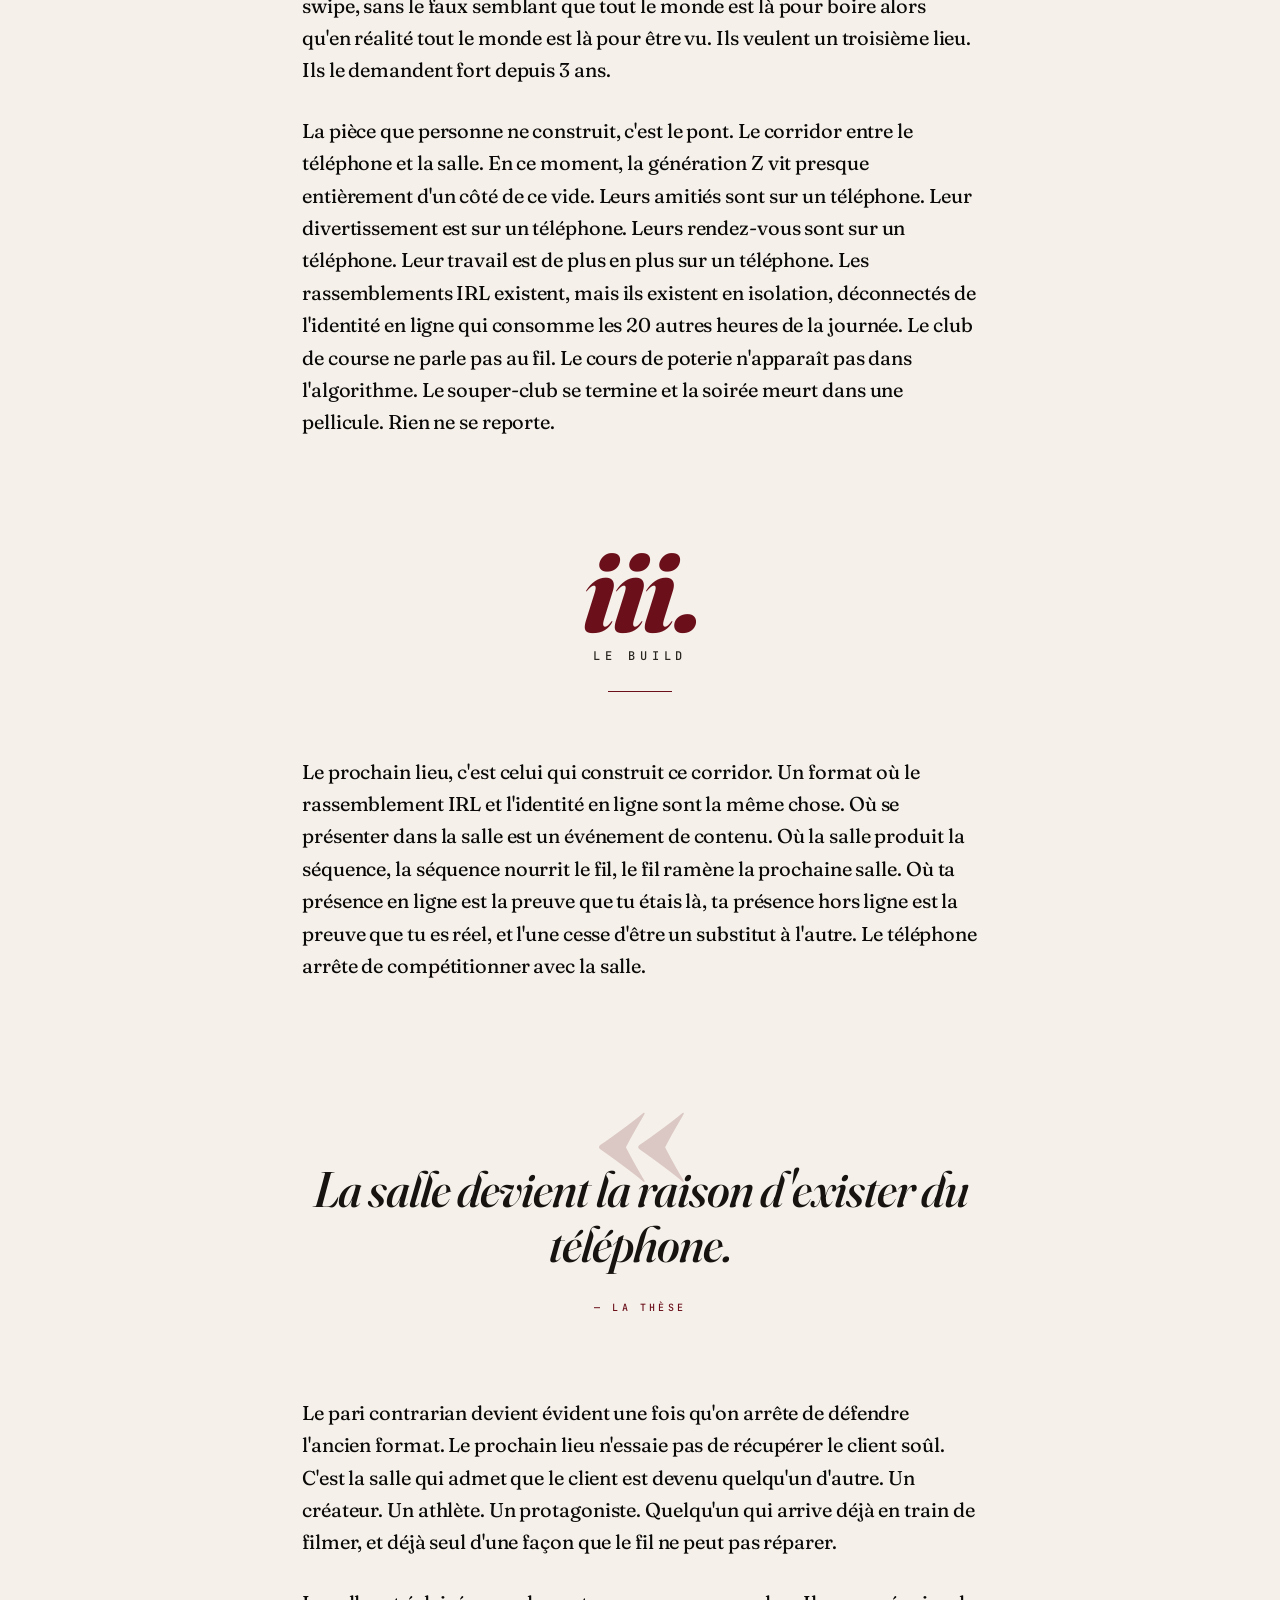
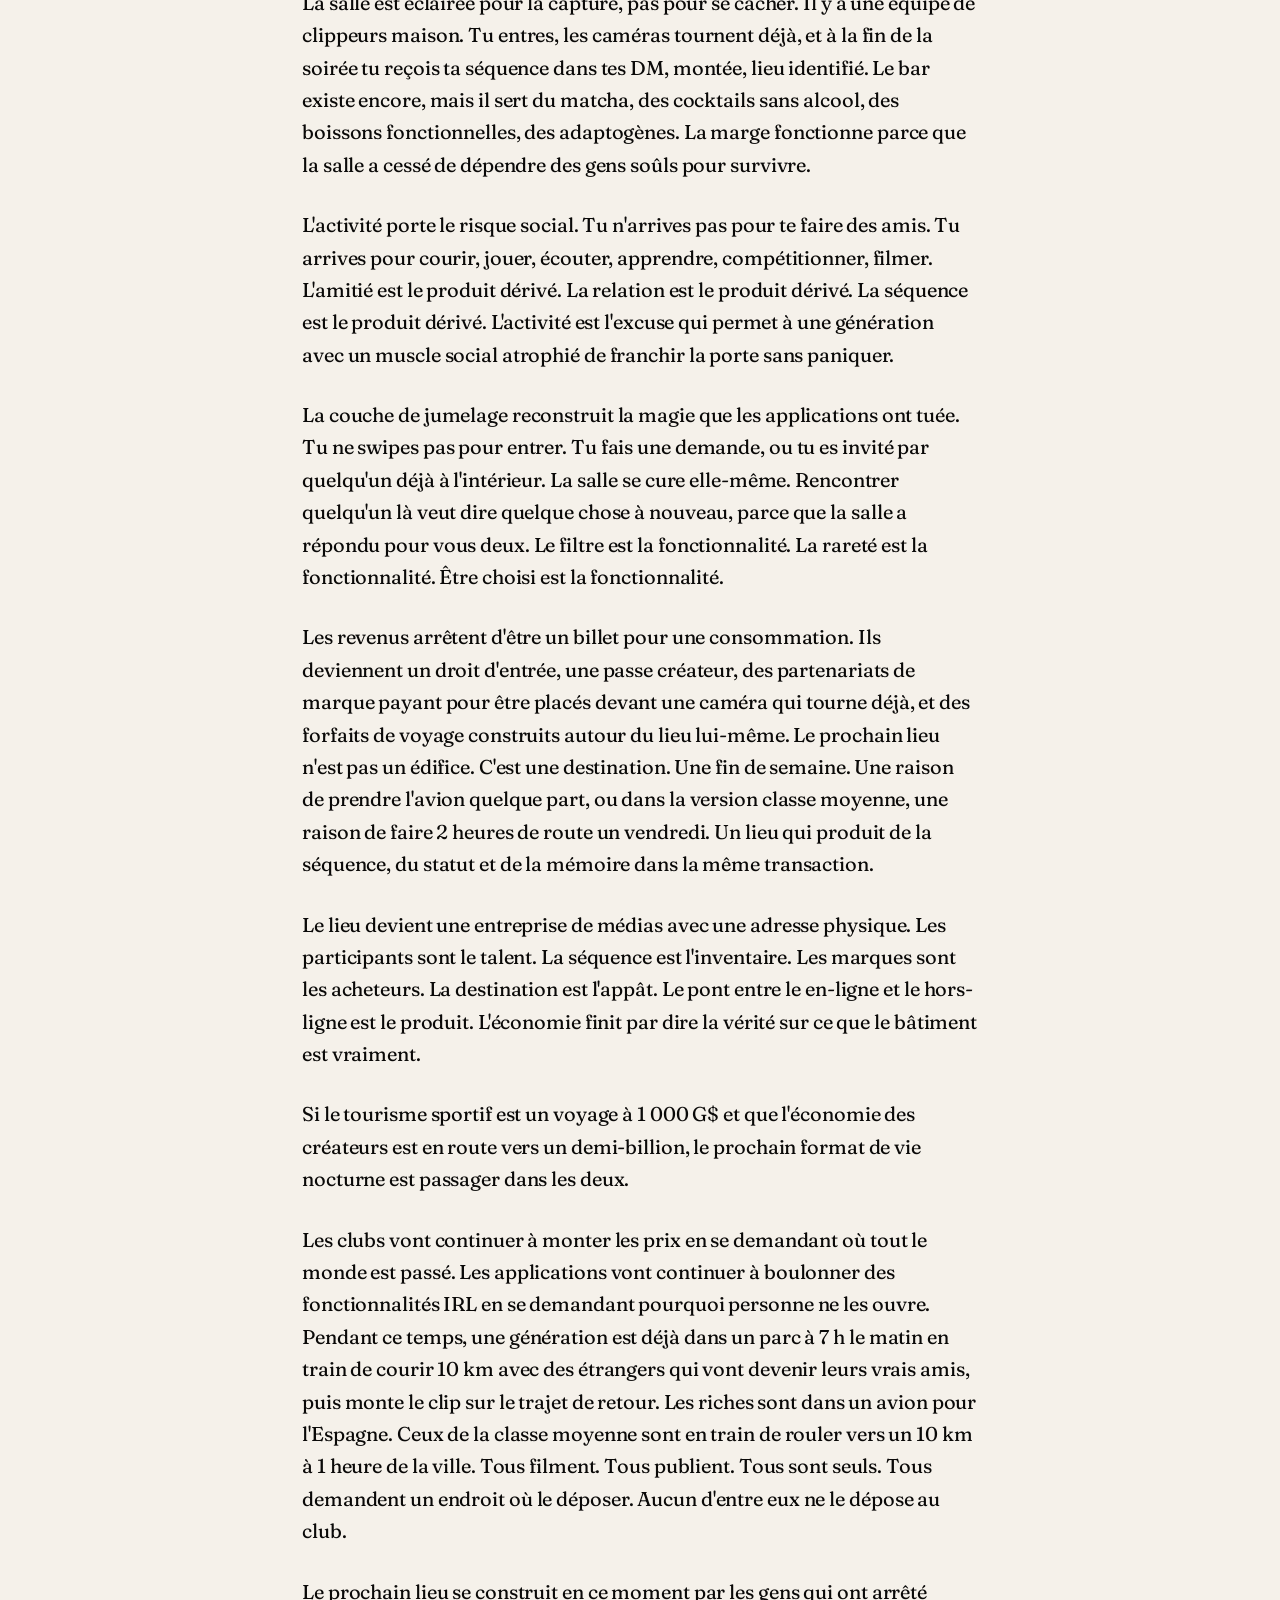
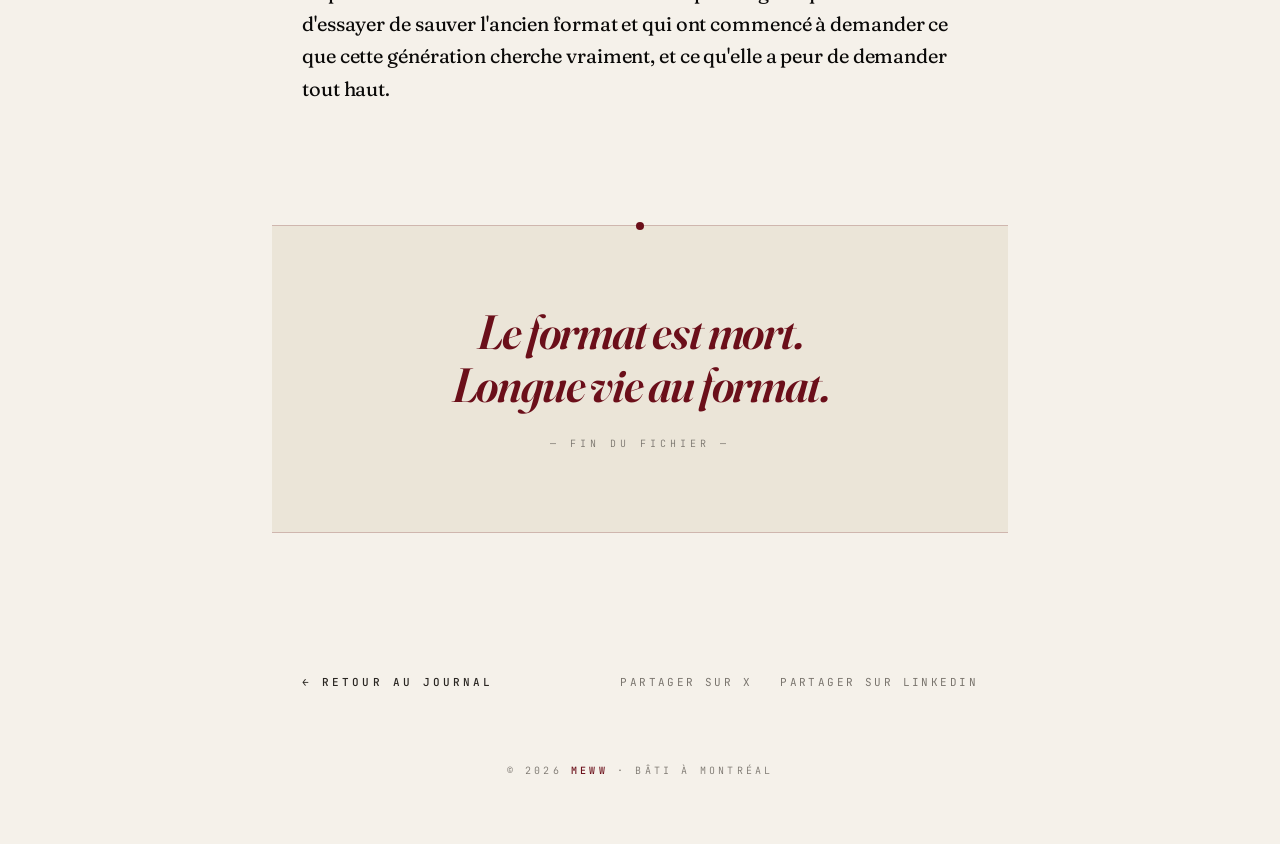
<file: le-club-est-mort(2).html>
<!DOCTYPE html>
<html lang="fr">
<head>
<meta charset="UTF-8">
<meta name="viewport" content="width=device-width, initial-scale=1.0">
<title>Le club est mort, et personne ne veut admettre qui l'a tué — Meww</title>
<meta name="description" content="Sur ce que la génération Z a cessé de chercher, et ce qu'elle a peur de demander tout haut.">

<link rel="alternate" hreflang="fr" href="https://meww.ac/le-club-est-mort">
<link rel="alternate" hreflang="en" href="https://meww.ac/the-club-is-dead">
<link rel="canonical" href="https://meww.ac/le-club-est-mort">

<meta property="og:title" content="Le club est mort, et personne ne veut admettre qui l'a tué">
<meta property="og:description" content="Sur ce que la génération Z a cessé de chercher, et ce qu'elle a peur de demander tout haut.">
<meta property="og:type" content="article">
<meta property="og:url" content="https://meww.ac/le-club-est-mort">
<meta property="og:site_name" content="Meww">
<meta property="og:locale" content="fr_CA">
<meta property="og:locale:alternate" content="en_US">

<meta name="twitter:card" content="summary_large_image">
<meta name="twitter:title" content="Le club est mort, et personne ne veut admettre qui l'a tué">
<meta name="twitter:description" content="Sur ce que la génération Z a cessé de chercher, et ce qu'elle a peur de demander tout haut.">

<link rel="preconnect" href="https://fonts.googleapis.com">
<link rel="preconnect" href="https://fonts.gstatic.com" crossorigin>
<link href="https://fonts.googleapis.com/css2?family=Fraunces:ital,opsz,wght@0,9..144,400;0,9..144,500;0,9..144,600;0,9..144,700;0,9..144,800;0,9..144,900;1,9..144,400;1,9..144,500;1,9..144,600;1,9..144,700&family=Inter:wght@200;300;400;500;600&family=JetBrains+Mono:wght@300;400;500&display=swap" rel="stylesheet">

<style>
* { margin: 0; padding: 0; box-sizing: border-box; }

:root {
  --bg: #f5f1ea;
  --bg-deep: #ebe5d8;
  --bg-warm: #f0ebe0;
  --ink: #0a0908;
  --ink-soft: #2a2622;
  --ink-mid: #4a4540;
  --ink-faint: #7a756e;
  --charcoal: #161310;
  --oxblood: #6b0f1a;
  --oxblood-deep: #4a0a13;
  --oxblood-bright: #8a1422;
  --rule: rgba(107, 15, 26, 0.22);
  --rule-soft: rgba(10, 9, 8, 0.1);
  --paper: #faf6ee;
}

html { scroll-behavior: smooth; }

body {
  background: var(--bg);
  color: var(--ink);
  font-family: 'Inter', sans-serif;
  font-weight: 300;
  line-height: 1.65;
  overflow-x: hidden;
  min-height: 100vh;
  -webkit-font-smoothing: antialiased;
  -moz-osx-font-smoothing: grayscale;
}

body::before {
  content: '';
  position: fixed;
  inset: 0;
  pointer-events: none;
  z-index: 100;
  opacity: 0.05;
  background-image: url("data:image/svg+xml,%3Csvg viewBox='0 0 400 400' xmlns='http://www.w3.org/2000/svg'%3E%3Cfilter id='n'%3E%3CfeTurbulence type='fractalNoise' baseFrequency='0.82' numOctaves='4' stitchTiles='stitch'/%3E%3CfeColorMatrix values='0 0 0 0 0.35 0 0 0 0 0.25 0 0 0 0 0.15 0 0 0 0.95 0'/%3E%3C/filter%3E%3Crect width='100%25' height='100%25' filter='url(%23n)'/%3E%3C/svg%3E");
  mix-blend-mode: multiply;
}

.loader {
  position: fixed;
  top: 0; left: 0;
  height: 3px;
  width: 100%;
  background: var(--oxblood);
  transform-origin: left;
  z-index: 200;
  animation: loadBar 1.4s cubic-bezier(0.65, 0, 0.35, 1) forwards;
}

@keyframes loadBar {
  0% { transform: scaleX(0); }
  100% { transform: scaleX(1); opacity: 0; }
}

.progress {
  position: fixed;
  top: 0; left: 0;
  height: 3px;
  width: 0%;
  background: var(--oxblood);
  z-index: 199;
  transition: width 0.1s linear;
}

nav {
  position: fixed;
  top: 0; left: 0; right: 0;
  z-index: 90;
  display: flex;
  justify-content: space-between;
  align-items: center;
  padding: 24px 40px;
  background: linear-gradient(to bottom, rgba(245,241,234,0.96), rgba(245,241,234,0));
  backdrop-filter: blur(10px);
  -webkit-backdrop-filter: blur(10px);
}

.nav-left {
  display: flex;
  align-items: center;
  gap: 32px;
}

.nav-logo {
  font-family: 'Fraunces', serif;
  font-size: 24px;
  font-weight: 700;
  letter-spacing: 0.18em;
  color: var(--ink);
  text-decoration: none;
  font-variation-settings: "opsz" 144;
  transition: color 0.3s ease;
}

.nav-logo:hover { color: var(--oxblood); }

.nav-tag {
  font-family: 'JetBrains Mono', monospace;
  font-size: 11px;
  letter-spacing: 0.22em;
  text-transform: uppercase;
  color: var(--ink-faint);
  font-weight: 400;
}

.nav-tag span { color: var(--oxblood); font-weight: 500; }

.lang-toggle {
  display: flex;
  align-items: center;
  gap: 0;
  font-family: 'JetBrains Mono', monospace;
  font-size: 11px;
  letter-spacing: 0.22em;
  text-transform: uppercase;
  font-weight: 500;
  background: rgba(10, 9, 8, 0.04);
  border: 1px solid var(--rule);
  border-radius: 0;
  overflow: hidden;
}

.lang-toggle a {
  padding: 8px 14px;
  color: var(--ink-faint);
  text-decoration: none;
  transition: all 0.3s ease;
  position: relative;
  display: inline-block;
}

.lang-toggle a:hover {
  color: var(--oxblood);
  background: rgba(107, 15, 26, 0.06);
}

.lang-toggle a.active {
  background: var(--oxblood);
  color: var(--paper);
  cursor: default;
}

.lang-toggle a.active:hover {
  background: var(--oxblood);
  color: var(--paper);
}

.lang-divider {
  width: 1px;
  height: 14px;
  background: var(--rule);
}

.hero {
  min-height: 100vh;
  padding: 140px 32px 100px;
  max-width: 1280px;
  margin: 0 auto;
  display: flex;
  flex-direction: column;
  justify-content: center;
  position: relative;
  animation: riseIn 1.2s cubic-bezier(0.22, 1, 0.36, 1) 0.3s both;
}

@keyframes riseIn {
  from { opacity: 0; transform: translateY(20px); }
  to { opacity: 1; transform: translateY(0); }
}

.hero-meta {
  display: flex;
  align-items: center;
  gap: 24px;
  margin-bottom: 64px;
  font-family: 'JetBrains Mono', monospace;
  font-size: 11px;
  letter-spacing: 0.28em;
  text-transform: uppercase;
}

.hero-meta .tag {
  background: var(--oxblood);
  color: var(--paper);
  padding: 6px 14px;
  font-weight: 500;
  letter-spacing: 0.32em;
}

.hero-meta .date { color: var(--ink-faint); }

.hero-meta .reading-time { color: var(--ink-faint); }

.hero-meta .reading-time::before {
  content: '·';
  margin-right: 16px;
  color: var(--ink-faint);
}

.hero-headline {
  font-family: 'Fraunces', serif;
  font-weight: 600;
  font-size: clamp(54px, 11vw, 170px);
  line-height: 0.88;
  letter-spacing: -0.045em;
  color: var(--ink);
  font-variation-settings: "opsz" 144, "SOFT" 30;
  margin-bottom: 0;
  position: relative;
}

.hero-headline .line {
  display: block;
}

.hero-headline .strike {
  position: relative;
  display: inline-block;
}

.hero-headline .strike::after {
  content: '';
  position: absolute;
  top: 50%;
  left: -2%;
  width: 104%;
  height: clamp(6px, 1.2vw, 14px);
  background: var(--oxblood);
  transform: translateY(-50%) rotate(-1.5deg);
  z-index: 1;
}

.hero-headline em {
  font-style: italic;
  font-weight: 500;
  color: var(--oxblood);
  font-variation-settings: "opsz" 144;
}

.hero-headline .ampersand {
  font-style: italic;
  font-weight: 400;
  color: var(--oxblood);
  font-size: 0.9em;
}

.hero-sub-block {
  margin-top: 56px;
  display: grid;
  grid-template-columns: 1fr 1fr;
  gap: 64px;
  align-items: end;
}

.hero-subhead {
  font-family: 'Fraunces', serif;
  font-weight: 400;
  font-style: italic;
  font-size: clamp(20px, 2.4vw, 28px);
  line-height: 1.3;
  color: var(--ink-mid);
  font-variation-settings: "opsz" 144;
  max-width: 540px;
}

.hero-byline-bar {
  text-align: right;
  font-family: 'JetBrains Mono', monospace;
  font-size: 11px;
  letter-spacing: 0.22em;
  text-transform: uppercase;
  color: var(--ink-faint);
  line-height: 2;
}

.hero-byline-bar .filed { color: var(--oxblood); font-weight: 500; }

.scroll-cue {
  position: absolute;
  bottom: 40px;
  left: 50%;
  transform: translateX(-50%);
  font-family: 'JetBrains Mono', monospace;
  font-size: 10px;
  letter-spacing: 0.32em;
  text-transform: uppercase;
  color: var(--ink-faint);
  display: flex;
  flex-direction: column;
  align-items: center;
  gap: 12px;
  animation: pulse 2.4s ease-in-out infinite;
}

.scroll-cue::after {
  content: '';
  width: 1px;
  height: 36px;
  background: linear-gradient(to bottom, var(--oxblood), transparent);
}

@keyframes pulse {
  0%, 100% { opacity: 0.4; transform: translateX(-50%) translateY(0); }
  50% { opacity: 1; transform: translateX(-50%) translateY(4px); }
}

@media (max-width: 768px) {
  nav { padding: 16px 20px; flex-wrap: wrap; gap: 12px; }
  .nav-left { gap: 16px; }
  .nav-tag { display: none; }
  .hero { padding: 140px 24px 80px; min-height: auto; }
  .hero-meta { gap: 16px; margin-bottom: 40px; flex-wrap: wrap; }
  .hero-sub-block { grid-template-columns: 1fr; gap: 32px; margin-top: 40px; }
  .hero-byline-bar { text-align: left; }
  .scroll-cue { display: none; }
}

article {
  max-width: 740px;
  margin: 0 auto;
  padding: 80px 32px 80px;
  position: relative;
}

.kicker {
  font-family: 'JetBrains Mono', monospace;
  font-size: 11px;
  letter-spacing: 0.32em;
  text-transform: uppercase;
  color: var(--oxblood);
  font-weight: 500;
  margin-bottom: 24px;
  display: flex;
  align-items: center;
  gap: 12px;
}

.kicker::before {
  content: '';
  width: 32px;
  height: 1px;
  background: var(--oxblood);
}

.prose p {
  font-family: 'Fraunces', serif;
  font-weight: 400;
  font-size: 20px;
  line-height: 1.62;
  color: var(--ink);
  margin-bottom: 28px;
  letter-spacing: -0.005em;
  font-variation-settings: "opsz" 16, "SOFT" 50;
}

.prose p:first-of-type::first-letter {
  font-family: 'Fraunces', serif;
  font-size: 108px;
  font-weight: 700;
  float: left;
  line-height: 0.82;
  padding: 12px 16px 0 0;
  color: var(--oxblood);
  font-variation-settings: "opsz" 144;
}

.prose em {
  font-style: italic;
  font-weight: 500;
}

.prose strong {
  font-weight: 600;
  color: var(--charcoal);
}

.chapter {
  margin: 96px 0 64px;
  text-align: center;
  position: relative;
}

.chapter-num {
  font-family: 'Fraunces', serif;
  font-weight: 700;
  font-style: italic;
  font-size: clamp(72px, 10vw, 120px);
  line-height: 0.9;
  color: var(--oxblood);
  font-variation-settings: "opsz" 144;
  letter-spacing: -0.03em;
  margin-bottom: 4px;
  display: block;
}

.chapter-label {
  font-family: 'JetBrains Mono', monospace;
  font-size: 12px;
  letter-spacing: 0.4em;
  text-transform: uppercase;
  color: var(--ink-soft);
  font-weight: 500;
  display: block;
  margin-bottom: 24px;
}

.chapter-rule {
  width: 64px;
  height: 1px;
  background: var(--oxblood);
  margin: 0 auto;
}

.pullquote {
  margin: 80px -60px;
  padding: 0;
  position: relative;
  text-align: center;
}

.pullquote q {
  display: block;
  font-family: 'Fraunces', serif;
  font-weight: 500;
  font-style: italic;
  font-size: clamp(30px, 5vw, 50px);
  line-height: 1.1;
  color: var(--charcoal);
  letter-spacing: -0.02em;
  font-variation-settings: "opsz" 144;
  quotes: none;
  padding: 0 20px;
  position: relative;
}

.pullquote q::before,
.pullquote q::after { content: none; }

.pullquote::before {
  content: '«';
  display: block;
  font-family: 'Fraunces', serif;
  font-weight: 700;
  font-size: clamp(120px, 18vw, 200px);
  line-height: 0.6;
  color: var(--oxblood);
  opacity: 0.18;
  font-variation-settings: "opsz" 144;
  margin-bottom: -20px;
}

.pullquote .attribution {
  margin-top: 28px;
  font-family: 'JetBrains Mono', monospace;
  font-size: 10px;
  letter-spacing: 0.32em;
  text-transform: uppercase;
  color: var(--oxblood);
  font-weight: 500;
}

.pullquote .attribution::before {
  content: '— ';
}

.stat-block {
  margin: 96px -60px;
  background: var(--charcoal);
  color: var(--paper);
  position: relative;
  overflow: hidden;
  padding: 64px 48px;
}

.stat-block::before {
  content: '';
  position: absolute;
  top: 0; left: 0;
  width: 6px;
  height: 100%;
  background: var(--oxblood);
}

.stat-block::after {
  content: '';
  position: absolute;
  inset: 0;
  background-image: url("data:image/svg+xml,%3Csvg viewBox='0 0 400 400' xmlns='http://www.w3.org/2000/svg'%3E%3Cfilter id='n'%3E%3CfeTurbulence type='fractalNoise' baseFrequency='0.85' numOctaves='3' stitchTiles='stitch'/%3E%3C/filter%3E%3Crect width='100%25' height='100%25' filter='url(%23n)' opacity='0.5'/%3E%3C/svg%3E");
  opacity: 0.06;
  pointer-events: none;
  mix-blend-mode: screen;
}

.stat-header {
  position: relative;
  z-index: 2;
  margin-bottom: 48px;
  padding-bottom: 32px;
  border-bottom: 1px solid rgba(250, 246, 238, 0.12);
}

.stat-eyebrow {
  font-family: 'JetBrains Mono', monospace;
  font-size: 11px;
  letter-spacing: 0.4em;
  text-transform: uppercase;
  color: var(--oxblood-bright);
  font-weight: 500;
  margin-bottom: 16px;
}

.stat-title {
  font-family: 'Fraunces', serif;
  font-style: italic;
  font-weight: 500;
  font-size: clamp(24px, 3vw, 34px);
  line-height: 1.15;
  color: var(--paper);
  font-variation-settings: "opsz" 144;
  letter-spacing: -0.015em;
  max-width: 580px;
}

.stat-grid {
  display: grid;
  grid-template-columns: repeat(auto-fit, minmax(160px, 1fr));
  gap: 48px 32px;
  position: relative;
  z-index: 2;
}

.stat-cell {
  position: relative;
  padding-top: 16px;
}

.stat-cell::before {
  content: '';
  position: absolute;
  top: 0;
  left: 0;
  width: 24px;
  height: 1px;
  background: var(--oxblood);
}

.stat-figure {
  font-family: 'Fraunces', serif;
  font-weight: 600;
  font-size: clamp(56px, 7vw, 80px);
  line-height: 0.95;
  color: var(--paper);
  letter-spacing: -0.04em;
  margin-bottom: 12px;
  font-variation-settings: "opsz" 144;
}

.stat-figure .pct {
  font-size: 0.42em;
  color: var(--oxblood-bright);
  vertical-align: 38%;
  margin-left: 1px;
  font-weight: 500;
  letter-spacing: 0;
}

.stat-figure .unit {
  font-size: 0.32em;
  color: var(--ink-faint);
  vertical-align: 50%;
  margin-left: 4px;
  font-weight: 400;
  font-style: italic;
  letter-spacing: 0.02em;
}

.stat-label {
  font-family: 'Inter', sans-serif;
  font-size: 13px;
  font-weight: 300;
  line-height: 1.5;
  color: #b8b3a8;
  letter-spacing: 0.005em;
}

.stat-source {
  margin-top: 36px;
  padding-top: 20px;
  border-top: 1px solid rgba(250, 246, 238, 0.08);
  font-family: 'JetBrains Mono', monospace;
  font-size: 10px;
  letter-spacing: 0.22em;
  text-transform: uppercase;
  color: rgba(250, 246, 238, 0.4);
  position: relative;
  z-index: 2;
}

.compound-table {
  margin: 80px -30px;
  background: var(--paper);
  border: 1px solid var(--rule);
  position: relative;
  overflow: hidden;
}

.compound-table-head {
  padding: 28px 36px 20px;
  border-bottom: 1px solid var(--rule);
  background: var(--bg-deep);
}

.compound-table-eyebrow {
  font-family: 'JetBrains Mono', monospace;
  font-size: 10px;
  letter-spacing: 0.32em;
  text-transform: uppercase;
  color: var(--oxblood);
  font-weight: 500;
  margin-bottom: 6px;
}

.compound-table-title {
  font-family: 'Fraunces', serif;
  font-style: italic;
  font-weight: 500;
  font-size: 22px;
  color: var(--ink);
  letter-spacing: -0.01em;
}

.compound-row {
  display: grid;
  grid-template-columns: 1fr 1.2fr 110px;
  gap: 24px;
  padding: 22px 36px;
  border-bottom: 1px solid var(--rule-soft);
  align-items: center;
  transition: background 0.3s ease;
}

.compound-row:last-child {
  border-bottom: none;
}

.compound-row:hover {
  background: var(--bg-warm);
}

.compound-thing {
  font-family: 'Fraunces', serif;
  font-style: italic;
  font-weight: 500;
  font-size: 18px;
  color: var(--ink);
  letter-spacing: -0.005em;
}

.compound-result {
  font-family: 'Inter', sans-serif;
  font-weight: 300;
  font-size: 15px;
  color: var(--ink-mid);
  line-height: 1.5;
}

.compound-verdict {
  font-family: 'JetBrains Mono', monospace;
  font-size: 11px;
  letter-spacing: 0.22em;
  text-transform: uppercase;
  font-weight: 500;
  text-align: right;
}

.compound-verdict.up { color: var(--oxblood); }
.compound-verdict.up::before {
  content: '↗ ';
}

.compound-verdict.down { color: var(--ink-faint); }
.compound-verdict.down::before {
  content: '↘ ';
}

.fact-strip {
  margin: 64px -30px;
  padding: 36px 36px;
  background: var(--bg-deep);
  border-left: 4px solid var(--oxblood);
  display: grid;
  grid-template-columns: 1fr 2fr;
  gap: 28px;
  align-items: baseline;
}

.fact-label {
  font-family: 'JetBrains Mono', monospace;
  font-size: 11px;
  letter-spacing: 0.32em;
  text-transform: uppercase;
  color: var(--oxblood);
  font-weight: 500;
  line-height: 1.6;
}

.fact-value {
  font-family: 'Fraunces', serif;
  font-style: italic;
  font-weight: 500;
  font-size: clamp(20px, 2.4vw, 26px);
  line-height: 1.3;
  color: var(--ink);
  letter-spacing: -0.01em;
  font-variation-settings: "opsz" 144;
}

.fact-value .num {
  color: var(--oxblood);
  font-weight: 600;
  font-style: normal;
}

.coda {
  margin: 120px -30px 0;
  padding: 80px 40px;
  text-align: center;
  border-top: 1px solid var(--rule);
  border-bottom: 1px solid var(--rule);
  background: var(--bg-deep);
  position: relative;
}

.coda::before {
  content: '';
  position: absolute;
  width: 8px;
  height: 8px;
  background: var(--oxblood);
  border-radius: 50%;
  top: -4px;
  left: 50%;
  transform: translateX(-50%);
}

.coda-line {
  font-family: 'Fraunces', serif;
  font-weight: 600;
  font-style: italic;
  font-size: clamp(28px, 4.5vw, 48px);
  line-height: 1.1;
  color: var(--oxblood);
  letter-spacing: -0.025em;
  font-variation-settings: "opsz" 144;
  margin-bottom: 16px;
}

.coda-sig {
  font-family: 'JetBrains Mono', monospace;
  font-size: 10px;
  letter-spacing: 0.4em;
  text-transform: uppercase;
  color: var(--ink-faint);
  margin-top: 24px;
}

.essay-footer {
  max-width: 740px;
  margin: 0 auto;
  padding: 60px 32px 40px;
  display: flex;
  justify-content: space-between;
  align-items: center;
  flex-wrap: wrap;
  gap: 24px;
}

.back-link {
  font-family: 'JetBrains Mono', monospace;
  font-size: 11px;
  letter-spacing: 0.28em;
  text-transform: uppercase;
  color: var(--ink-soft);
  text-decoration: none;
  transition: color 0.3s ease;
  font-weight: 500;
}

.back-link:hover { color: var(--oxblood); }

.share-row {
  display: flex;
  gap: 28px;
  align-items: center;
}

.share-row a {
  font-family: 'JetBrains Mono', monospace;
  font-size: 11px;
  letter-spacing: 0.22em;
  text-transform: uppercase;
  color: var(--ink-faint);
  text-decoration: none;
  transition: color 0.3s ease;
  font-weight: 400;
}

.share-row a:hover { color: var(--oxblood); }

.site-footer {
  text-align: center;
  padding: 32px 32px 64px;
  font-family: 'JetBrains Mono', monospace;
  font-size: 10px;
  letter-spacing: 0.32em;
  text-transform: uppercase;
  color: var(--ink-faint);
}

.site-footer .meww {
  color: var(--oxblood);
  font-weight: 500;
}

@media (max-width: 768px) {
  article { padding: 60px 22px 60px; }
  .prose p { font-size: 18px; }
  .prose p:first-of-type::first-letter { font-size: 84px; }
  .pullquote { margin: 56px -10px; }
  .stat-block { margin: 64px -22px; padding: 44px 28px; }
  .stat-grid { gap: 32px 20px; }
  .compound-table { margin: 56px -22px; }
  .compound-row { grid-template-columns: 1fr; gap: 8px; padding: 18px 24px; }
  .compound-verdict { text-align: left; }
  .compound-table-head { padding: 22px 24px 16px; }
  .fact-strip { margin: 48px -22px; padding: 28px 24px; grid-template-columns: 1fr; gap: 12px; }
  .coda { margin: 80px -22px 0; padding: 56px 28px; }
  .essay-footer { padding: 48px 22px 40px; flex-direction: column; align-items: flex-start; }
  .chapter { margin: 72px 0 48px; }
}
</style>
</head>
<body>

<div class="loader"></div>
<div class="progress" id="progress"></div>

<nav>
  <div class="nav-left">
    <a href="/" class="nav-logo">MEWW</a>
    <div class="nav-tag">Journal / <span>Essai 002</span></div>
  </div>
  <div class="lang-toggle" role="group" aria-label="Langue">
    <a href="/le-club-est-mort" class="active" aria-current="page">FR</a>
    <span class="lang-divider"></span>
    <a href="/the-club-is-dead" hreflang="en">EN</a>
  </div>
</nav>

<section class="hero">

  <div class="hero-meta">
    <span class="tag">Essai</span>
    <span class="date">17 mai 2026</span>
    <span class="reading-time">9 min de lecture</span>
  </div>

  <h1 class="hero-headline">
    <span class="line">Le <span class="strike">Club</span></span>
    <span class="line">est mort,</span>
    <span class="line"><em>&</em> personne</span>
    <span class="line">ne veut admettre</span>
    <span class="line">qui l'a tué.</span>
  </h1>

  <div class="hero-sub-block">
    <p class="hero-subhead">Sur ce que la génération Z a cessé de chercher, et ce qu'elle a peur de demander tout haut.</p>
    <div class="hero-byline-bar">
      <div><span class="filed">Publié de</span> &nbsp; Montréal</div>
      <div>Numéro 002 · Vol. I</div>
    </div>
  </div>

  <div class="scroll-cue">Défiler</div>

</section>

<article>

  <div class="kicker">Le diagnostic</div>

  <div class="prose">

    <p>Les clubs augmentent le prix des consommations parce que les opérateurs pensent que le problème, c'est la marge. Ce ne l'est pas. Le client est parti, le client ne revient pas, et toute l'industrie est encore en train de résoudre une question que la génération Z a cessé de poser il y a 10 ans.</p>

    <p>Tout le monde répète le même titre : la génération Z boit moins. C'est vrai, et c'est inutile. Le vrai changement, celui que personne ne veut nommer, est en dessous. Le club n'a jamais vraiment été à propos de l'alcool. L'alcool était l'excuse. La salle, elle, était à propos d'être vu, d'être témoigné, d'être choisi, d'être un personnage dans une histoire qui n'existait pas le matin même. L'alcool lubrifiait le risque social. Enlève le risque, et le lubrifiant devient optionnel. Enlève le témoin, et la salle perd sa raison d'être.</p>

    <p>Les applications de rencontre ont enlevé le témoin. C'est la partie que personne ne veut dire tout haut. Match Group et Bumble ont passé 10 ans à convaincre une génération que la façon la plus efficace de rencontrer quelqu'un, c'était de swiper seul dans sa chambre à 1 h du matin. Ils ont gagné. Ils ont eu leur marché. Maintenant ils publient des résultats trimestriels qui annoncent un déclin de l'engagement, et ils lancent des « fonctionnalités IRL » pour reconstruire la chose même qu'ils ont passé 10 ans à démanteler. Hinge vient d'investir 1 M$ pour financer des groupes sociaux hors ligne à New York, LA et Londres.</p>

    <div class="pullquote">
      <q>L'incendiaire vend des extincteurs.</q>
      <div class="attribution">Pièce à conviction A</div>
    </div>

    <p>Puis la COVID a frappé au pire âge possible. La majorité de la génération Z avait entre 13 et 22 ans pendant le confinement, exactement les années où l'humain construit son muscle social. Ils l'ont construit en ligne à la place. Ils ont formé de vraies amitiés, de vraies relations, de vraies communautés, mais à travers des écrans, dans des serveurs Discord, dans des DM, dans des sections de commentaires. Ils ont appris à être sociaux à l'intérieur de chambres d'écho qui étaient déjà d'accord avec eux. Le muscle pour l'interaction en personne, à haut risque, non scriptée, avec un étranger, ne s'est jamais complètement développé. Et maintenant ils le veulent en retour, mais ils ne savent pas comment le demander sans une activité attachée.</p>

    <p>Les chiffres parlent d'eux-mêmes.</p>

    <div class="stat-block">
      <div class="stat-header">
        <div class="stat-eyebrow">Génération Z &nbsp;·&nbsp; Les preuves</div>
        <div class="stat-title">La plus seule, la plus connectée, la plus performée — et consciente de chaque morceau.</div>
      </div>
      <div class="stat-grid">
        <div class="stat-cell">
          <div class="stat-figure">75<span class="pct">%</span></div>
          <div class="stat-label">Se sentent seuls au moins une fois par semaine</div>
        </div>
        <div class="stat-cell">
          <div class="stat-figure">67<span class="pct">%</span></div>
          <div class="stat-label">Inconfortables en personne même quand ils le veulent</div>
        </div>
        <div class="stat-cell">
          <div class="stat-figure">4,5<span class="unit">h</span></div>
          <div class="stat-label">Par jour sur les réseaux sociaux. La cohorte la plus connectée jamais mesurée</div>
        </div>
        <div class="stat-cell">
          <div class="stat-figure">57<span class="pct">%</span></div>
          <div class="stat-label">Nomment « créateur de contenu » comme premier choix de carrière</div>
        </div>
        <div class="stat-cell">
          <div class="stat-figure">41<span class="pct">%</span></div>
          <div class="stat-label">Utilisent les réseaux sociaux comme moteur de recherche principal — devant Google</div>
        </div>
        <div class="stat-cell">
          <div class="stat-figure">66<span class="pct">%</span></div>
          <div class="stat-label">Disent que la solitude a empiré depuis la pandémie</div>
        </div>
      </div>
      <div class="stat-source">Le post ne peut pas te serrer dans ses bras, et ils le savent.</div>
    </div>

    <p>Regarde où l'énergie est allée physiquement. Des clubs de course dans chaque grande ville, 400 personnes un mardi soir. Le pickleball, un sport que personne sous 50 ans n'était censé vouloir, est devenu le sport à plus forte croissance en Amérique du Nord. Les cours de Pilates sont remplis 3 semaines à l'avance. Les peptides, les bains glacés, les saunas, les protocoles de longévité, les suppléments qui appartenaient autrefois aux culturistes apparaissent maintenant dans les paniers d'épicerie de jeunes de 23 ans. Les soupers-clubs abordables ont grossi de 35 %. Les rassemblements bien-être et les clubs de course ont grossi de 130 %. Chaque format a la même architecture. Une activité au centre. Une raison d'être là qui n'est pas « viens rencontrer du monde ». Une excuse intégrée. L'activité porte le poids social pour que personne n'ait à le porter.</p>

    <p>Au sommet de la courbe de richesse, le signal a monté le volume. Les riches, ceux qui prenaient l'avion pour Ibiza pour une fin de semaine au Pacha, prennent maintenant l'avion pour Ibiza pour une retraite de Pilates. Ils volent vers Lisbonne pour courir un demi-marathon, vers Monaco pour une fin de semaine de course automobile, vers Madrid pour un tournoi de padel, vers Augusta pour marcher 18 trous.</p>

    <div class="fact-strip">
      <div class="fact-label">Tourisme<br>sportif</div>
      <div class="fact-value">Industrie mondiale de <span class="num">609 G$</span> aujourd'hui, projetée à <span class="num">1,3 T$</span> d'ici 2032. <span class="num">56 %</span> des voyageurs de 16 à 34 ans traversent une frontière pour un événement sportif. Voyage moyen : <span class="num">1 500 $+</span>.</div>
    </div>

    <p>Le flex a changé. La classe ne se signale plus par le service aux bouteilles. Elle se signale par la préservation, par la preuve d'un corps tenu, par un talon de vol d'un marathon que personne à la maison ne savait que tu courais.</p>

    <p>Tout le gradient d'énergie, du jeune qui se filme dans un sous-sol au fondateur dans un jet privé vers Majorque, pointe dans une direction. Loin du club. Vers des formats qui s'accumulent.</p>

    <div class="compound-table">
      <div class="compound-table-head">
        <div class="compound-table-eyebrow">Le test du lendemain matin</div>
        <div class="compound-table-title">Qu'est-ce que la soirée t'a réellement donné ?</div>
      </div>
      <div class="compound-row">
        <div class="compound-thing">Club de course</div>
        <div class="compound-result">Tu te réveilles fier. Fatigué dans le bon sens. Des amis ajoutés.</div>
        <div class="compound-verdict up">S'accumule</div>
      </div>
      <div class="compound-row">
        <div class="compound-thing">Fin de semaine de marathon</div>
        <div class="compound-result">Des photos qui survivent à l'année. Une médaille. Une histoire.</div>
        <div class="compound-verdict up">S'accumule</div>
      </div>
      <div class="compound-row">
        <div class="compound-thing">Clip qui a frappé</div>
        <div class="compound-result">Un nombre d'abonnés qui n'existait pas hier. Une porte qui s'ouvre.</div>
        <div class="compound-verdict up">S'accumule</div>
      </div>
      <div class="compound-row">
        <div class="compound-thing">Le club</div>
        <div class="compound-result">Tu récupères. La facture est au sol. Personne n'écrit.</div>
        <div class="compound-verdict down">Te taxe</div>
      </div>
    </div>

    <p>La compétition pour l'industrie de la vie nocturne n'est pas le club d'en face. La compétition, c'est un abonnement de gym à 40 $, un groupe de course gratuit le samedi, un voyage de marathon à 200 $ la fin de semaine quand le budget le permet, une retraite de Pilates à Ibiza pour ceux qui en ont les moyens, et les 4 h 30 par jour que chaque client passe déjà à construire sa propre audience sur un téléphone. Le portefeuille ne s'est pas fermé. L'attention ne s'est pas fermée. Ils ont déménagé. Les opérateurs à Toronto, à Montréal, à New York, essaient encore de trouver la liste de lecture qui va les ramener.</p>

    <div class="chapter">
      <span class="chapter-num">ii.</span>
      <span class="chapter-label">La demande</span>
      <div class="chapter-rule"></div>
    </div>

    <p>Voici la partie que la plupart manquent. La génération Z demande ça ouvertement. Ils organisent eux-mêmes des clubs de course. Ils commencent des clubs de lecture dans la vingtaine. Ils paient pour des soupers-clubs, des soirées de lecture silencieuse, des cours de poterie, des ligues amateurs de padel. La demande crie. Ils ne sont pas anti-sociaux. Ils sont anti-club. Ils veulent le rassemblement, ils veulent le témoin, ils veulent la communauté, mais ils le veulent sans la facture du bar, sans le swipe, sans le faux semblant que tout le monde est là pour boire alors qu'en réalité tout le monde est là pour être vu. Ils veulent un troisième lieu. Ils le demandent fort depuis 3 ans.</p>

    <p>La pièce que personne ne construit, c'est le pont. Le corridor entre le téléphone et la salle. En ce moment, la génération Z vit presque entièrement d'un côté de ce vide. Leurs amitiés sont sur un téléphone. Leur divertissement est sur un téléphone. Leurs rendez-vous sont sur un téléphone. Leur travail est de plus en plus sur un téléphone. Les rassemblements IRL existent, mais ils existent en isolation, déconnectés de l'identité en ligne qui consomme les 20 autres heures de la journée. Le club de course ne parle pas au fil. Le cours de poterie n'apparaît pas dans l'algorithme. Le souper-club se termine et la soirée meurt dans une pellicule. Rien ne se reporte.</p>

    <div class="chapter">
      <span class="chapter-num">iii.</span>
      <span class="chapter-label">Le build</span>
      <div class="chapter-rule"></div>
    </div>

    <p>Le prochain lieu, c'est celui qui construit ce corridor. Un format où le rassemblement IRL et l'identité en ligne sont la même chose. Où se présenter dans la salle est un événement de contenu. Où la salle produit la séquence, la séquence nourrit le fil, le fil ramène la prochaine salle. Où ta présence en ligne est la preuve que tu étais là, ta présence hors ligne est la preuve que tu es réel, et l'une cesse d'être un substitut à l'autre. Le téléphone arrête de compétitionner avec la salle.</p>

    <div class="pullquote">
      <q>La salle devient la raison d'exister du téléphone.</q>
      <div class="attribution">La thèse</div>
    </div>

    <p>Le pari contrarian devient évident une fois qu'on arrête de défendre l'ancien format. Le prochain lieu n'essaie pas de récupérer le client soûl. C'est la salle qui admet que le client est devenu quelqu'un d'autre. Un créateur. Un athlète. Un protagoniste. Quelqu'un qui arrive déjà en train de filmer, et déjà seul d'une façon que le fil ne peut pas réparer.</p>

    <p>La salle est éclairée pour la capture, pas pour se cacher. Il y a une équipe de clippeurs maison. Tu entres, les caméras tournent déjà, et à la fin de la soirée tu reçois ta séquence dans tes DM, montée, lieu identifié. Le bar existe encore, mais il sert du matcha, des cocktails sans alcool, des boissons fonctionnelles, des adaptogènes. La marge fonctionne parce que la salle a cessé de dépendre des gens soûls pour survivre.</p>

    <p>L'activité porte le risque social. Tu n'arrives pas pour te faire des amis. Tu arrives pour courir, jouer, écouter, apprendre, compétitionner, filmer. L'amitié est le produit dérivé. La relation est le produit dérivé. La séquence est le produit dérivé. L'activité est l'excuse qui permet à une génération avec un muscle social atrophié de franchir la porte sans paniquer.</p>

    <p>La couche de jumelage reconstruit la magie que les applications ont tuée. Tu ne swipes pas pour entrer. Tu fais une demande, ou tu es invité par quelqu'un déjà à l'intérieur. La salle se cure elle-même. Rencontrer quelqu'un là veut dire quelque chose à nouveau, parce que la salle a répondu pour vous deux. Le filtre est la fonctionnalité. La rareté est la fonctionnalité. Être choisi est la fonctionnalité.</p>

    <p>Les revenus arrêtent d'être un billet pour une consommation. Ils deviennent un droit d'entrée, une passe créateur, des partenariats de marque payant pour être placés devant une caméra qui tourne déjà, et des forfaits de voyage construits autour du lieu lui-même. Le prochain lieu n'est pas un édifice. C'est une destination. Une fin de semaine. Une raison de prendre l'avion quelque part, ou dans la version classe moyenne, une raison de faire 2 heures de route un vendredi. Un lieu qui produit de la séquence, du statut et de la mémoire dans la même transaction.</p>

    <p>Le lieu devient une entreprise de médias avec une adresse physique. Les participants sont le talent. La séquence est l'inventaire. Les marques sont les acheteurs. La destination est l'appât. Le pont entre le en-ligne et le hors-ligne est le produit. L'économie finit par dire la vérité sur ce que le bâtiment est vraiment.</p>

    <p>Si le tourisme sportif est un voyage à 1 000 G$ et que l'économie des créateurs est en route vers un demi-billion, le prochain format de vie nocturne est passager dans les deux.</p>

    <p>Les clubs vont continuer à monter les prix en se demandant où tout le monde est passé. Les applications vont continuer à boulonner des fonctionnalités IRL en se demandant pourquoi personne ne les ouvre. Pendant ce temps, une génération est déjà dans un parc à 7 h le matin en train de courir 10 km avec des étrangers qui vont devenir leurs vrais amis, puis monte le clip sur le trajet de retour. Les riches sont dans un avion pour l'Espagne. Ceux de la classe moyenne sont en train de rouler vers un 10 km à 1 heure de la ville. Tous filment. Tous publient. Tous sont seuls. Tous demandent un endroit où le déposer. Aucun d'entre eux ne le dépose au club.</p>

    <p>Le prochain lieu se construit en ce moment par les gens qui ont arrêté d'essayer de sauver l'ancien format et qui ont commencé à demander ce que cette génération cherche vraiment, et ce qu'elle a peur de demander tout haut.</p>

  </div>

  <div class="coda">
    <div class="coda-line">Le format est mort.<br>Longue vie au format.</div>
    <div class="coda-sig">— fin du fichier —</div>
  </div>

</article>

<footer class="essay-footer">
  <a href="/blabla" class="back-link">← Retour au journal</a>
  <div class="share-row">
    <a href="https://twitter.com/intent/tweet?text=Le%20club%20est%20mort%2C%20et%20personne%20ne%20veut%20admettre%20qui%20l'a%20tu%C3%A9.&url=https%3A%2F%2Fmeww.ac%2Fle-club-est-mort" target="_blank" rel="noopener">Partager sur X</a>
    <a href="https://www.linkedin.com/sharing/share-offsite/?url=https%3A%2F%2Fmeww.ac%2Fle-club-est-mort" target="_blank" rel="noopener">Partager sur LinkedIn</a>
  </div>
</footer>

<div class="site-footer">
  © 2026 <span class="meww">MEWW</span> · Bâti à Montréal
</div>

<script>
const progressEl = document.getElementById('progress');
window.addEventListener('scroll', () => {
  const h = document.documentElement;
  const total = h.scrollHeight - h.clientHeight;
  const pct = total > 0 ? (h.scrollTop / total) * 100 : 0;
  progressEl.style.width = pct + '%';
}, { passive: true });
</script>

</body>
</html>
</file>
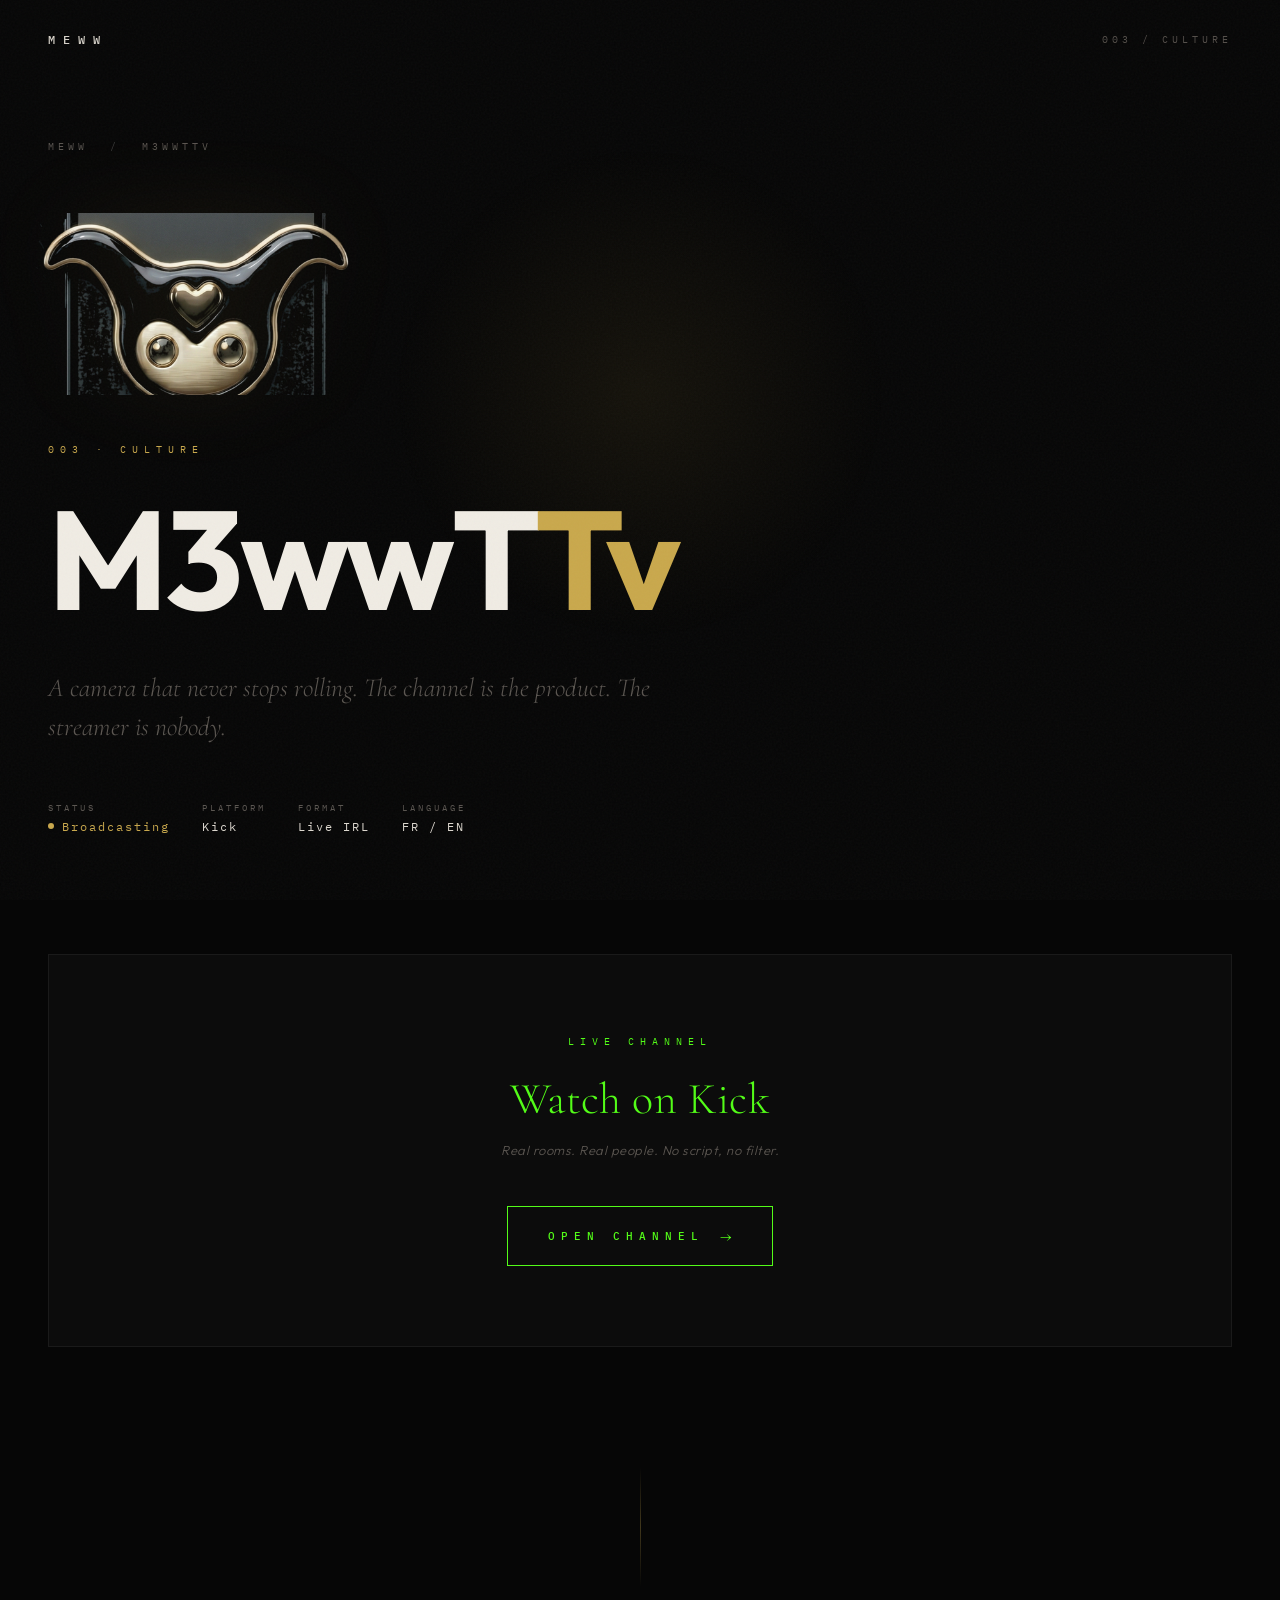
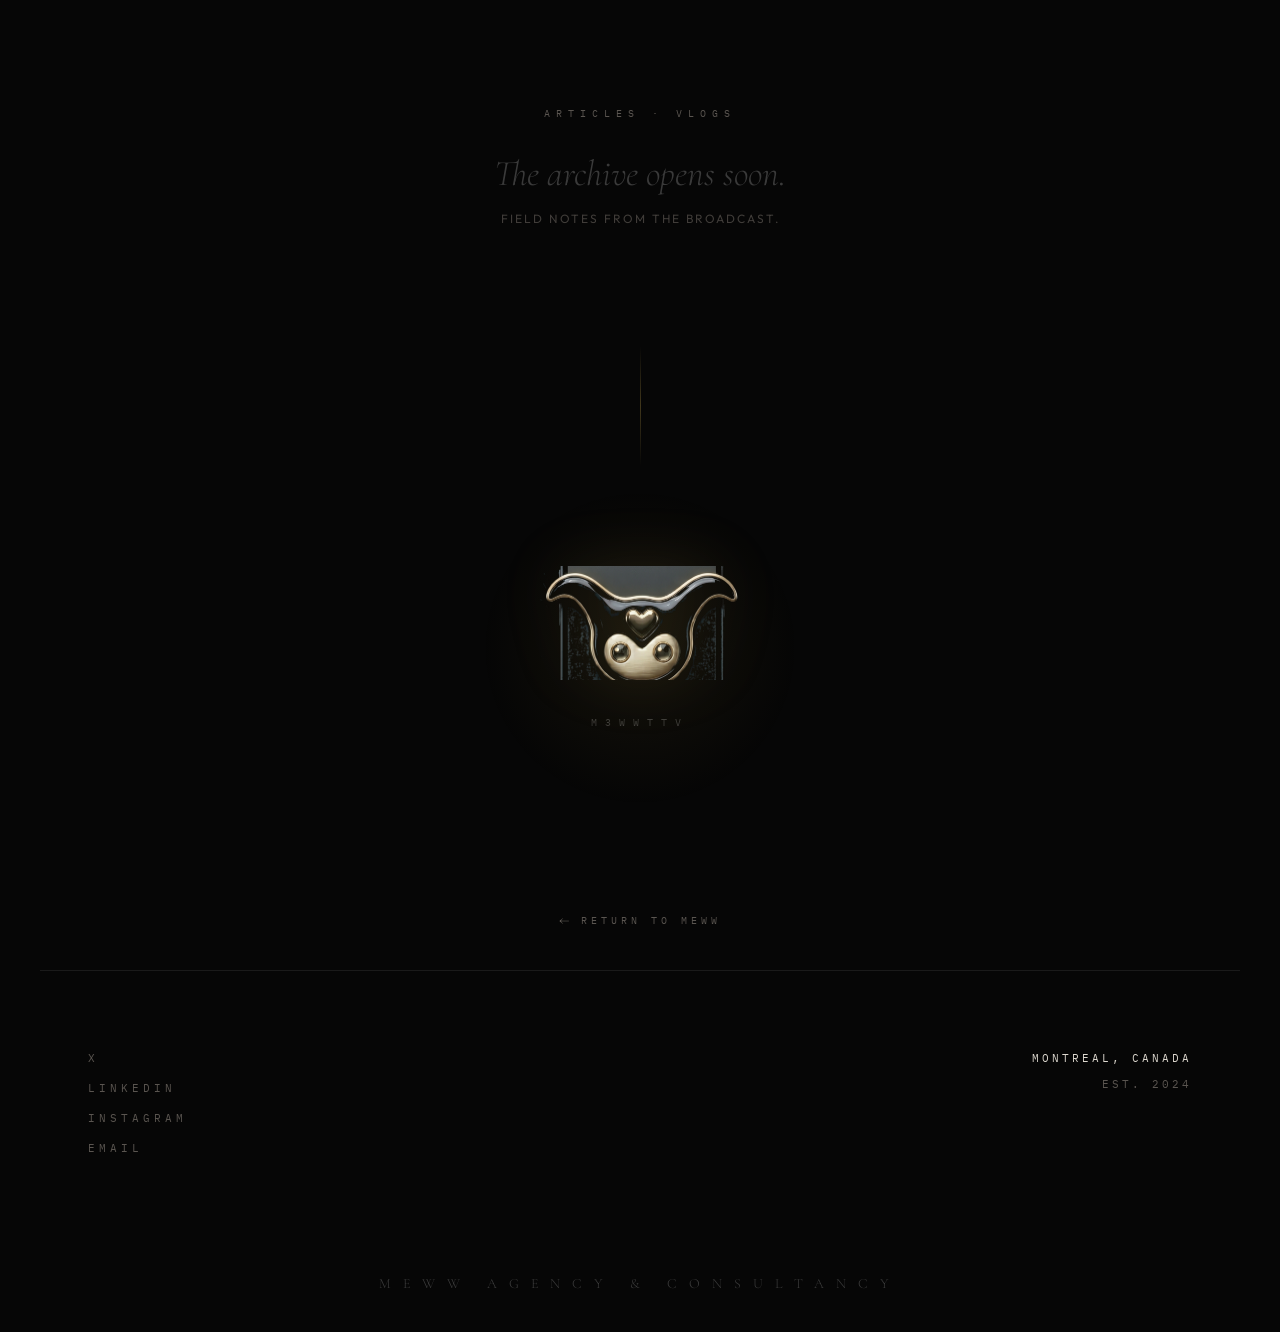
<file: mewwttv.html>
<!DOCTYPE html>
<html lang="en">
<head>
<meta charset="UTF-8">
<meta name="viewport" content="width=device-width, initial-scale=1.0">
<title>M3wwTTv — Culture · Meww</title>
<meta name="description" content="A camera that never stops rolling. The channel is the product. The streamer is nobody.">
<link rel="preconnect" href="https://fonts.googleapis.com">
<link rel="preconnect" href="https://fonts.gstatic.com" crossorigin>
<link href="https://fonts.googleapis.com/css2?family=Cormorant+Garamond:ital,wght@0,300;0,400;0,500;0,600;1,300;1,400&family=IBM+Plex+Mono:wght@300;400;500&family=Outfit:wght@200;300;400;500;600;700;800&display=swap" rel="stylesheet">
<style>
*, *::before, *::after { margin: 0; padding: 0; box-sizing: border-box; }

:root {
  --black: #060606;
  --black-card: #0c0c0c;
  --gold: #c9a84c;
  --gold-dim: rgba(201,168,76,0.3);
  --gold-glow: rgba(201,168,76,0.08);
  --kick-green: #53fc18;
  --kick-green-dim: rgba(83,252,24,0.3);
  --kick-green-glow: rgba(83,252,24,0.12);
  --white: #ddd8cf;
  --white-bright: #f0ece4;
  --grey: #3a3a3a;
  --grey-dim: #1a1a1a;
  --text-dim: #5a5550;
}

html { scroll-behavior: smooth; background: var(--black); }

body {
  font-family: 'Outfit', sans-serif;
  background: var(--black);
  color: var(--white);
  overflow-x: hidden;
  -webkit-font-smoothing: antialiased;
  -moz-osx-font-smoothing: grayscale;
}

::selection { background: var(--gold); color: var(--black); }

body::after {
  content: '';
  position: fixed;
  inset: 0;
  background-image: url("data:image/svg+xml,%3Csvg viewBox='0 0 512 512' xmlns='http://www.w3.org/2000/svg'%3E%3Cfilter id='n'%3E%3CfeTurbulence type='fractalNoise' baseFrequency='0.9' numOctaves='4' stitchTiles='stitch'/%3E%3C/filter%3E%3Crect width='100%25' height='100%25' filter='url(%23n)' opacity='0.035'/%3E%3C/svg%3E");
  pointer-events: none;
  z-index: 9999;
}

.loader {
  position: fixed; inset: 0;
  background: var(--black);
  display: flex; align-items: center; justify-content: center;
  z-index: 10000;
  transition: opacity 1s cubic-bezier(0.4,0,0.2,1), visibility 1s;
}
.loader.done { opacity: 0; visibility: hidden; }
.loader-bar {
  width: 80px; height: 1px;
  background: var(--grey);
  position: relative; overflow: hidden;
}
.loader-bar::after {
  content: ''; position: absolute; inset: 0; left: -100%;
  background: var(--gold);
  animation: sweep 1s ease infinite;
}
@keyframes sweep { to { left: 100%; } }

nav {
  position: fixed; top: 0; left: 0; width: 100%;
  padding: 32px 48px;
  display: flex; justify-content: space-between; align-items: center;
  z-index: 500;
  mix-blend-mode: difference;
}
.nav-logo {
  font-family: 'IBM Plex Mono', monospace;
  font-size: 12px; font-weight: 500;
  letter-spacing: 8px; text-transform: uppercase;
  color: var(--white);
  text-decoration: none;
}
.nav-right {
  font-family: 'IBM Plex Mono', monospace;
  font-size: 10px; letter-spacing: 4px;
  text-transform: uppercase; color: var(--text-dim);
}

.breadcrumb {
  padding: 140px 48px 0;
  max-width: 1300px; margin: 0 auto;
  font-family: 'IBM Plex Mono', monospace;
  font-size: 10px; letter-spacing: 4px;
  text-transform: uppercase; color: var(--text-dim);
  opacity: 0;
  animation: rise 1s ease 1.6s forwards;
}
.breadcrumb a {
  color: var(--text-dim);
  text-decoration: none;
  transition: color 0.3s ease;
}
.breadcrumb a:hover { color: var(--gold); }
.breadcrumb .sep { margin: 0 12px; color: var(--grey); }

.hero {
  padding: 60px 48px 120px;
  max-width: 1300px; margin: 0 auto;
  position: relative;
}
.hero-emblem {
  width: clamp(180px, 28vw, 320px);
  height: auto;
  display: block;
  margin: 0 0 48px -12px;
  position: relative; z-index: 2;
  opacity: 0;
  transform: translateY(20px) scale(0.96);
  animation: emblemRise 1.6s cubic-bezier(0.16,1,0.3,1) 1.6s forwards;
  filter: drop-shadow(0 0 40px rgba(201,168,76,0.08));
}
@keyframes emblemRise {
  to { opacity: 1; transform: translateY(0) scale(1); }
}
.hero-glow {
  position: absolute;
  width: 500px; height: 500px;
  background: radial-gradient(circle, var(--gold-glow) 0%, transparent 70%);
  border-radius: 50%;
  top: 30%; left: 50%;
  transform: translate(-50%, -50%);
  animation: breathe 8s ease-in-out infinite;
  pointer-events: none;
  z-index: 0;
}
@keyframes breathe {
  0%, 100% { opacity: 0.5; transform: translate(-50%, -50%) scale(1); }
  50% { opacity: 1; transform: translate(-50%, -50%) scale(1.2); }
}
.hero-label {
  font-family: 'IBM Plex Mono', monospace;
  font-size: 10px; letter-spacing: 6px;
  text-transform: uppercase; color: var(--gold);
  margin-bottom: 32px;
  position: relative; z-index: 2;
  opacity: 0; transform: translateY(20px);
  animation: rise 1.2s cubic-bezier(0.16,1,0.3,1) 2s forwards;
}
.hero-title {
  font-family: 'Outfit', sans-serif;
  font-size: clamp(56px, 11vw, 140px);
  font-weight: 700;
  letter-spacing: -0.02em;
  text-transform: none;
  color: var(--white-bright);
  position: relative; z-index: 2;
  opacity: 0; transform: translateY(30px);
  animation: rise 1.6s cubic-bezier(0.16,1,0.3,1) 2.2s forwards;
  line-height: 1;
  margin-bottom: 40px;
}
.hero-title .accent { color: var(--gold); font-style: normal; font-weight: 700; }
.hero-tagline {
  font-family: 'Cormorant Garamond', serif;
  font-size: clamp(18px, 2.2vw, 26px);
  font-weight: 300; font-style: italic;
  color: var(--text-dim);
  max-width: 640px;
  line-height: 1.5;
  position: relative; z-index: 2;
  opacity: 0; transform: translateY(20px);
  animation: rise 1.4s cubic-bezier(0.16,1,0.3,1) 2.6s forwards;
  margin-bottom: 56px;
}
.hero-meta {
  display: flex; gap: 32px;
  flex-wrap: wrap;
  position: relative; z-index: 2;
  opacity: 0; transform: translateY(20px);
  animation: rise 1.4s cubic-bezier(0.16,1,0.3,1) 2.8s forwards;
}
.meta-item {
  display: flex; flex-direction: column; gap: 6px;
}
.meta-label {
  font-family: 'IBM Plex Mono', monospace;
  font-size: 9px; letter-spacing: 3px;
  text-transform: uppercase; color: var(--text-dim);
}
.meta-value {
  font-family: 'IBM Plex Mono', monospace;
  font-size: 12px; letter-spacing: 2px;
  color: var(--white);
}
.meta-value.live {
  color: var(--gold);
  display: flex; align-items: center; gap: 8px;
}
.meta-value.live::before {
  content: '';
  width: 6px; height: 6px;
  border-radius: 50%;
  background: var(--gold);
  animation: pulse 2s ease infinite;
}
@keyframes pulse {
  0%, 100% { opacity: 1; transform: scale(1); }
  50% { opacity: 0.5; transform: scale(1.3); }
}
@keyframes rise { to { opacity: 1; transform: translateY(0); } }

.cta-section {
  padding: 0 48px 120px;
  max-width: 1300px; margin: 0 auto;
}
.watch-card {
  border: 1px solid var(--grey-dim);
  background: var(--black-card);
  padding: 80px 64px;
  text-align: center;
  position: relative; overflow: hidden;
  transition: all 0.6s cubic-bezier(0.16,1,0.3,1);
  opacity: 0; transform: translateY(40px);
}
.watch-card.visible { opacity: 1; transform: translateY(0); }
.watch-card::before {
  content: '';
  position: absolute;
  top: 0; left: 0; right: 0; height: 1px;
  background: linear-gradient(90deg, transparent, var(--kick-green), transparent);
  opacity: 0;
  transition: opacity 0.6s ease;
}
.watch-card:hover { border-color: var(--kick-green-dim); background: #0a0a09; }
.watch-card:hover::before { opacity: 1; }

.watch-label {
  font-family: 'IBM Plex Mono', monospace;
  font-size: 10px; letter-spacing: 6px;
  text-transform: uppercase; color: var(--kick-green);
  margin-bottom: 24px;
}
.watch-headline {
  font-family: 'Cormorant Garamond', serif;
  font-size: clamp(28px, 4vw, 44px);
  font-weight: 300;
  color: var(--kick-green);
  margin-bottom: 16px;
  letter-spacing: 0.01em;
}
.watch-sub {
  font-size: 13px; font-weight: 300;
  color: var(--text-dim);
  letter-spacing: 0.5px;
  margin-bottom: 48px;
  font-style: italic;
}
.watch-btn {
  display: inline-flex;
  align-items: center;
  gap: 16px;
  background: transparent;
  border: 1px solid var(--kick-green);
  padding: 18px 40px;
  font-family: 'IBM Plex Mono', monospace;
  font-size: 11px; font-weight: 500;
  letter-spacing: 6px; text-transform: uppercase;
  color: var(--kick-green);
  cursor: pointer;
  text-decoration: none;
  transition: all 0.4s ease;
  box-shadow: 0 0 0 rgba(83,252,24,0);
}
.watch-btn:hover {
  background: var(--kick-green);
  color: var(--black);
  box-shadow: 0 0 24px rgba(83,252,24,0.25);
}
.watch-btn .arrow {
  font-family: 'Cormorant Garamond', serif;
  font-size: 18px;
  letter-spacing: 0;
  transition: transform 0.4s ease;
}
.watch-btn:hover .arrow { transform: translateX(4px); }

.divider {
  width: 1px; height: 120px;
  background: linear-gradient(to bottom, transparent, var(--gold-dim), transparent);
  margin: 0 auto;
}

.archive {
  padding: 120px 48px;
  max-width: 1300px; margin: 0 auto;
  text-align: center;
}
.archive-label {
  font-family: 'IBM Plex Mono', monospace;
  font-size: 10px; letter-spacing: 6px;
  text-transform: uppercase; color: var(--text-dim);
  margin-bottom: 32px;
  opacity: 0; transform: translateY(20px);
  transition: all 1s ease;
}
.archive-label.visible { opacity: 1; transform: translateY(0); }
.archive-headline {
  font-family: 'Cormorant Garamond', serif;
  font-size: clamp(24px, 3vw, 36px);
  font-weight: 300;
  color: var(--grey);
  font-style: italic;
  margin-bottom: 16px;
  opacity: 0; transform: translateY(20px);
  transition: all 1s ease 0.2s;
}
.archive-headline.visible { opacity: 1; transform: translateY(0); }
.archive-sub {
  font-size: 12px;
  color: var(--text-dim);
  letter-spacing: 2px;
  text-transform: uppercase;
  opacity: 0;
  transition: opacity 1s ease 0.4s;
}
.archive-sub.visible { opacity: 0.7; }

.emblem {
  padding: 100px 48px;
  display: flex; flex-direction: column;
  align-items: center; justify-content: center;
  position: relative;
}
.emblem-glow {
  position: absolute;
  width: 320px; height: 320px;
  background: radial-gradient(circle, var(--gold-glow) 0%, transparent 70%);
  border-radius: 50%;
  animation: breathe 8s ease-in-out infinite;
  pointer-events: none;
}
.emblem-mark {
  width: clamp(120px, 18vw, 200px);
  height: auto;
  opacity: 0;
  transform: scale(0.92);
  transition: all 1.4s cubic-bezier(0.16,1,0.3,1);
  position: relative; z-index: 1;
  filter: drop-shadow(0 0 30px rgba(201,168,76,0.1));
}
.emblem-mark.visible { opacity: 1; transform: scale(1); }
.emblem-caption {
  font-family: 'IBM Plex Mono', monospace;
  font-size: 10px; letter-spacing: 8px;
  text-transform: uppercase;
  color: var(--grey);
  margin-top: 36px;
  opacity: 0;
  transition: all 1s ease 0.4s;
}
.emblem-caption.visible { opacity: 1; }

.back-section {
  padding: 80px 48px 40px;
  max-width: 1300px; margin: 0 auto;
  text-align: center;
}
.back-link {
  font-family: 'IBM Plex Mono', monospace;
  font-size: 10px; letter-spacing: 4px;
  text-transform: uppercase; color: var(--text-dim);
  text-decoration: none;
  transition: color 0.3s ease;
  display: inline-flex;
  align-items: center;
  gap: 12px;
}
.back-link:hover { color: var(--gold); }
.back-link .arrow {
  font-family: 'Cormorant Garamond', serif;
  font-size: 16px;
  letter-spacing: 0;
  transition: transform 0.3s ease;
}
.back-link:hover .arrow { transform: translateX(-4px); }

footer {
  padding: 80px 48px;
  border-top: 1px solid var(--grey-dim);
  display: flex; justify-content: space-between; align-items: flex-start;
  max-width: 1200px; margin: 0 auto;
}
.footer-links { display: flex; flex-direction: column; gap: 16px; }
.footer-links a {
  font-family: 'IBM Plex Mono', monospace;
  font-size: 11px; letter-spacing: 4px;
  text-transform: uppercase; color: var(--text-dim);
  text-decoration: none; transition: color 0.3s ease;
}
.footer-links a:hover { color: var(--gold); }
.footer-info { text-align: right; display: flex; flex-direction: column; gap: 12px; }
.footer-info span {
  font-family: 'IBM Plex Mono', monospace;
  font-size: 11px; letter-spacing: 3px;
  text-transform: uppercase; color: var(--text-dim);
}
.footer-info .city { color: var(--white); }
.footer-bottom { padding: 40px 48px; text-align: center; }
.footer-logo {
  font-family: 'Cormorant Garamond', serif;
  font-size: 14px; font-weight: 300;
  letter-spacing: 12px; text-transform: uppercase;
  color: var(--grey);
}

@media (max-width: 900px) {
  nav { padding: 24px 28px; }
  .breadcrumb { padding: 110px 28px 0; }
  .hero { padding: 40px 28px 80px; }
  .hero-emblem { margin: 0 auto 40px; }
  .cta-section { padding: 0 28px 80px; }
  .watch-card { padding: 56px 32px; }
  .archive { padding: 80px 28px; }
  footer { padding: 60px 28px; flex-direction: column; gap: 48px; }
  .footer-info { text-align: left; }
  .hero-meta { gap: 24px; }
}
@media (max-width: 600px) {
  .watch-card { padding: 48px 24px; }
  .watch-btn { padding: 16px 28px; letter-spacing: 4px; font-size: 10px; }
  .hero-meta { flex-direction: column; gap: 20px; }
}
</style>
</head>
<body>

<div class="loader"><div class="loader-bar"></div></div>

<nav>
  <a href="/" class="nav-logo">Meww</a>
  <div class="nav-right">003 / Culture</div>
</nav>

<div class="breadcrumb">
  <a href="/">Meww</a>
  <span class="sep">/</span>
  <span>M3wwTTv</span>
</div>

<section class="hero">
  <div class="hero-glow"></div>
  <img class="hero-emblem" src="mewwttv-logo.png" alt="MewwTTv" />
  <div class="hero-label">003 · Culture</div>
  <h1 class="hero-title">M3wwT<span class="accent">Tv</span></h1>
  <p class="hero-tagline">A camera that never stops rolling. The channel is the product. The streamer is nobody.</p>
  <div class="hero-meta">
    <div class="meta-item">
      <span class="meta-label">Status</span>
      <span class="meta-value live">Broadcasting</span>
    </div>
    <div class="meta-item">
      <span class="meta-label">Platform</span>
      <span class="meta-value">Kick</span>
    </div>
    <div class="meta-item">
      <span class="meta-label">Format</span>
      <span class="meta-value">Live IRL</span>
    </div>
    <div class="meta-item">
      <span class="meta-label">Language</span>
      <span class="meta-value">FR / EN</span>
    </div>
  </div>
</section>

<section class="cta-section">
  <div class="watch-card">
    <div class="watch-label">Live channel</div>
    <h2 class="watch-headline">Watch on Kick</h2>
    <p class="watch-sub">Real rooms. Real people. No script, no filter.</p>
    <a href="https://kick.com/m3wwttv" target="_blank" rel="noopener" class="watch-btn">
      Open channel
      <span class="arrow">&rarr;</span>
    </a>
  </div>
</section>

<div class="divider"></div>

<section class="archive">
  <div class="archive-label">Articles &middot; Vlogs</div>
  <p class="archive-headline">The archive opens soon.</p>
  <p class="archive-sub">Field notes from the broadcast.</p>
</section>

<div class="divider"></div>

<section class="emblem">
  <div class="emblem-glow"></div>
  <img class="emblem-mark" src="mewwttv-mark.png" alt="M3wwTTv mark" />
  <div class="emblem-caption">M3wwTTv</div>
</section>

<section class="back-section">
  <a href="/" class="back-link"><span class="arrow">&larr;</span> Return to Meww</a>
</section>

<footer>
  <div class="footer-links">
    <a href="https://x.com/MewACinc" target="_blank">X</a>
    <a href="https://linkedin.com/company/mewww" target="_blank">LinkedIn</a>
    <a href="https://www.instagram.com/mewwainc/" target="_blank">Instagram</a>
    <a href="mailto:meeww8@gmail.com">Email</a>
  </div>
  <div class="footer-info">
    <span class="city">Montreal, Canada</span>
    <span>Est. 2024</span>
  </div>
</footer>
<div class="footer-bottom">
  <div class="footer-logo">Meww Agency &amp; Consultancy</div>
</div>

<script>
window.addEventListener('load', () => {
  setTimeout(() => document.querySelector('.loader').classList.add('done'), 1200);
});

const observer = new IntersectionObserver((entries) => {
  entries.forEach(e => { if (e.isIntersecting) e.target.classList.add('visible'); });
}, { threshold: 0.15, rootMargin: '0px 0px -40px 0px' });

document.querySelectorAll('.watch-card, .archive-label, .archive-headline, .archive-sub, .emblem-mark, .emblem-caption')
  .forEach(el => observer.observe(el));
</script>
</body>
</html>
</file>
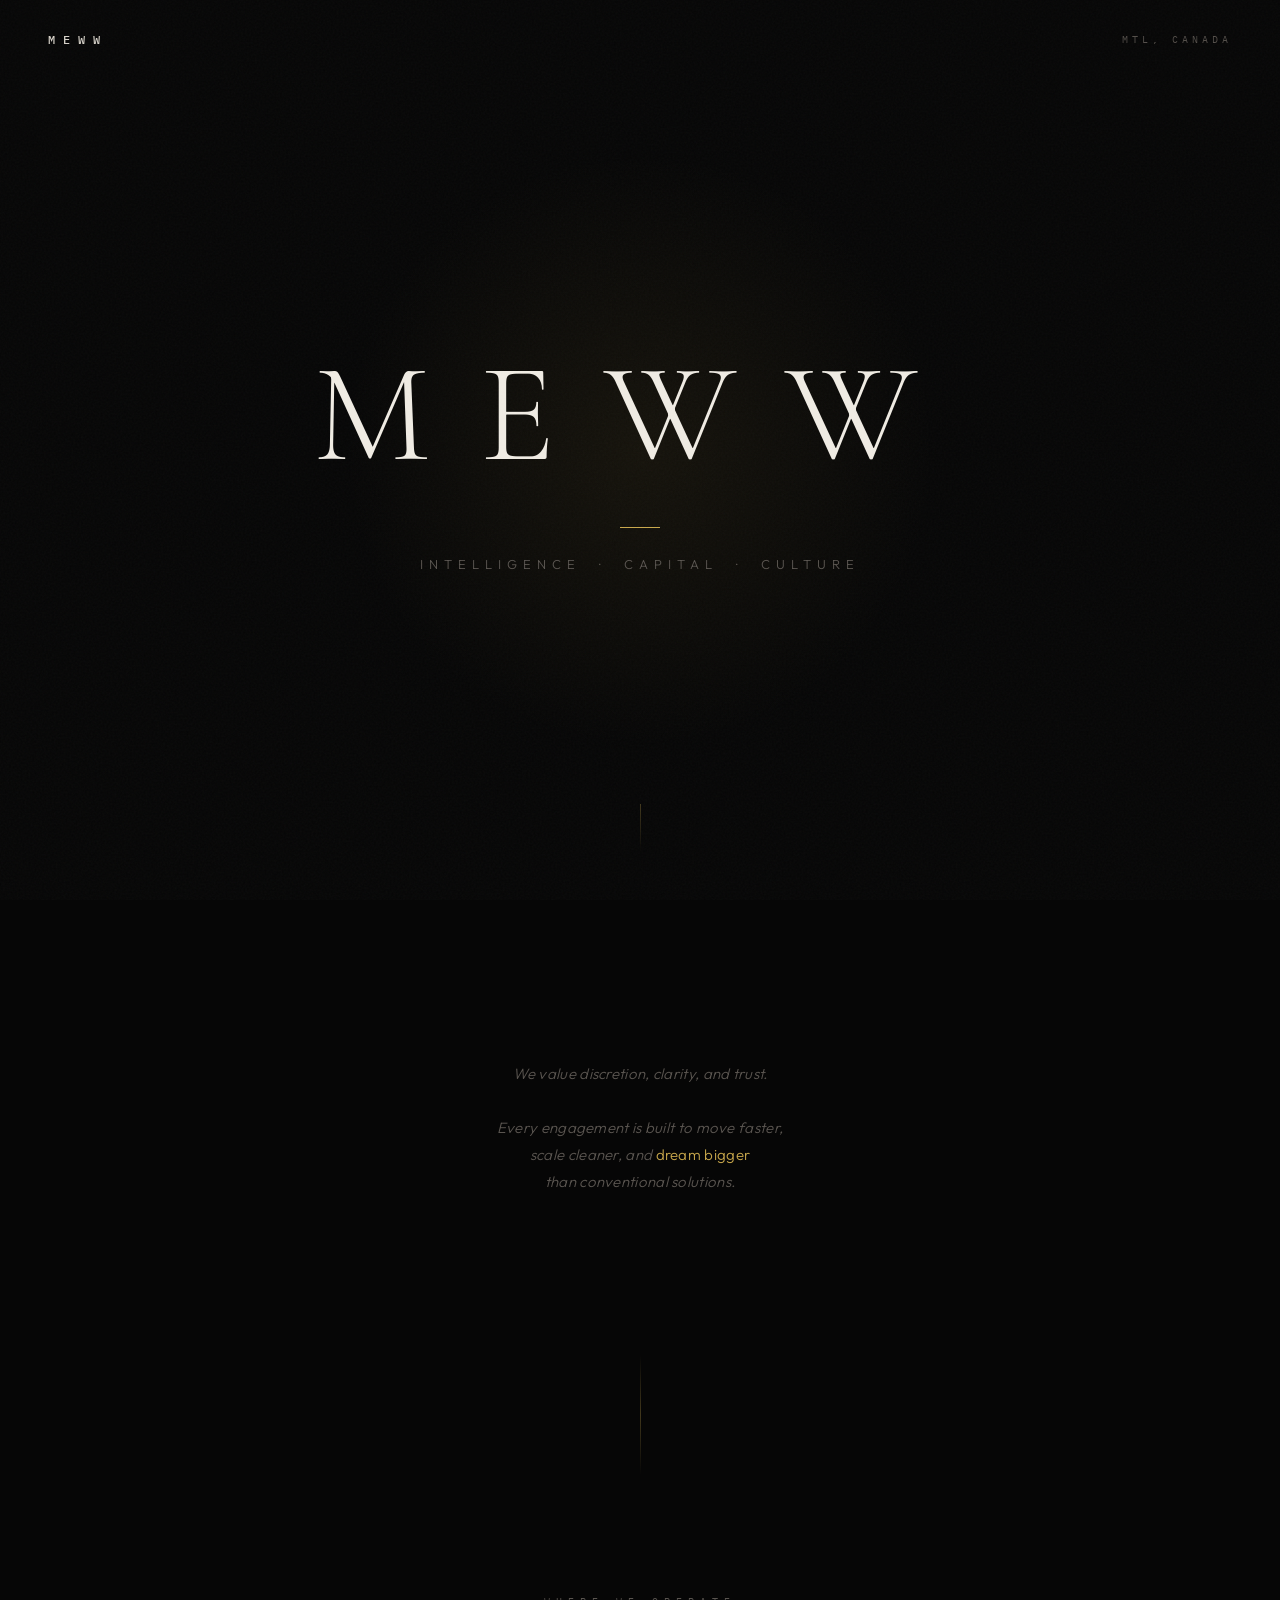
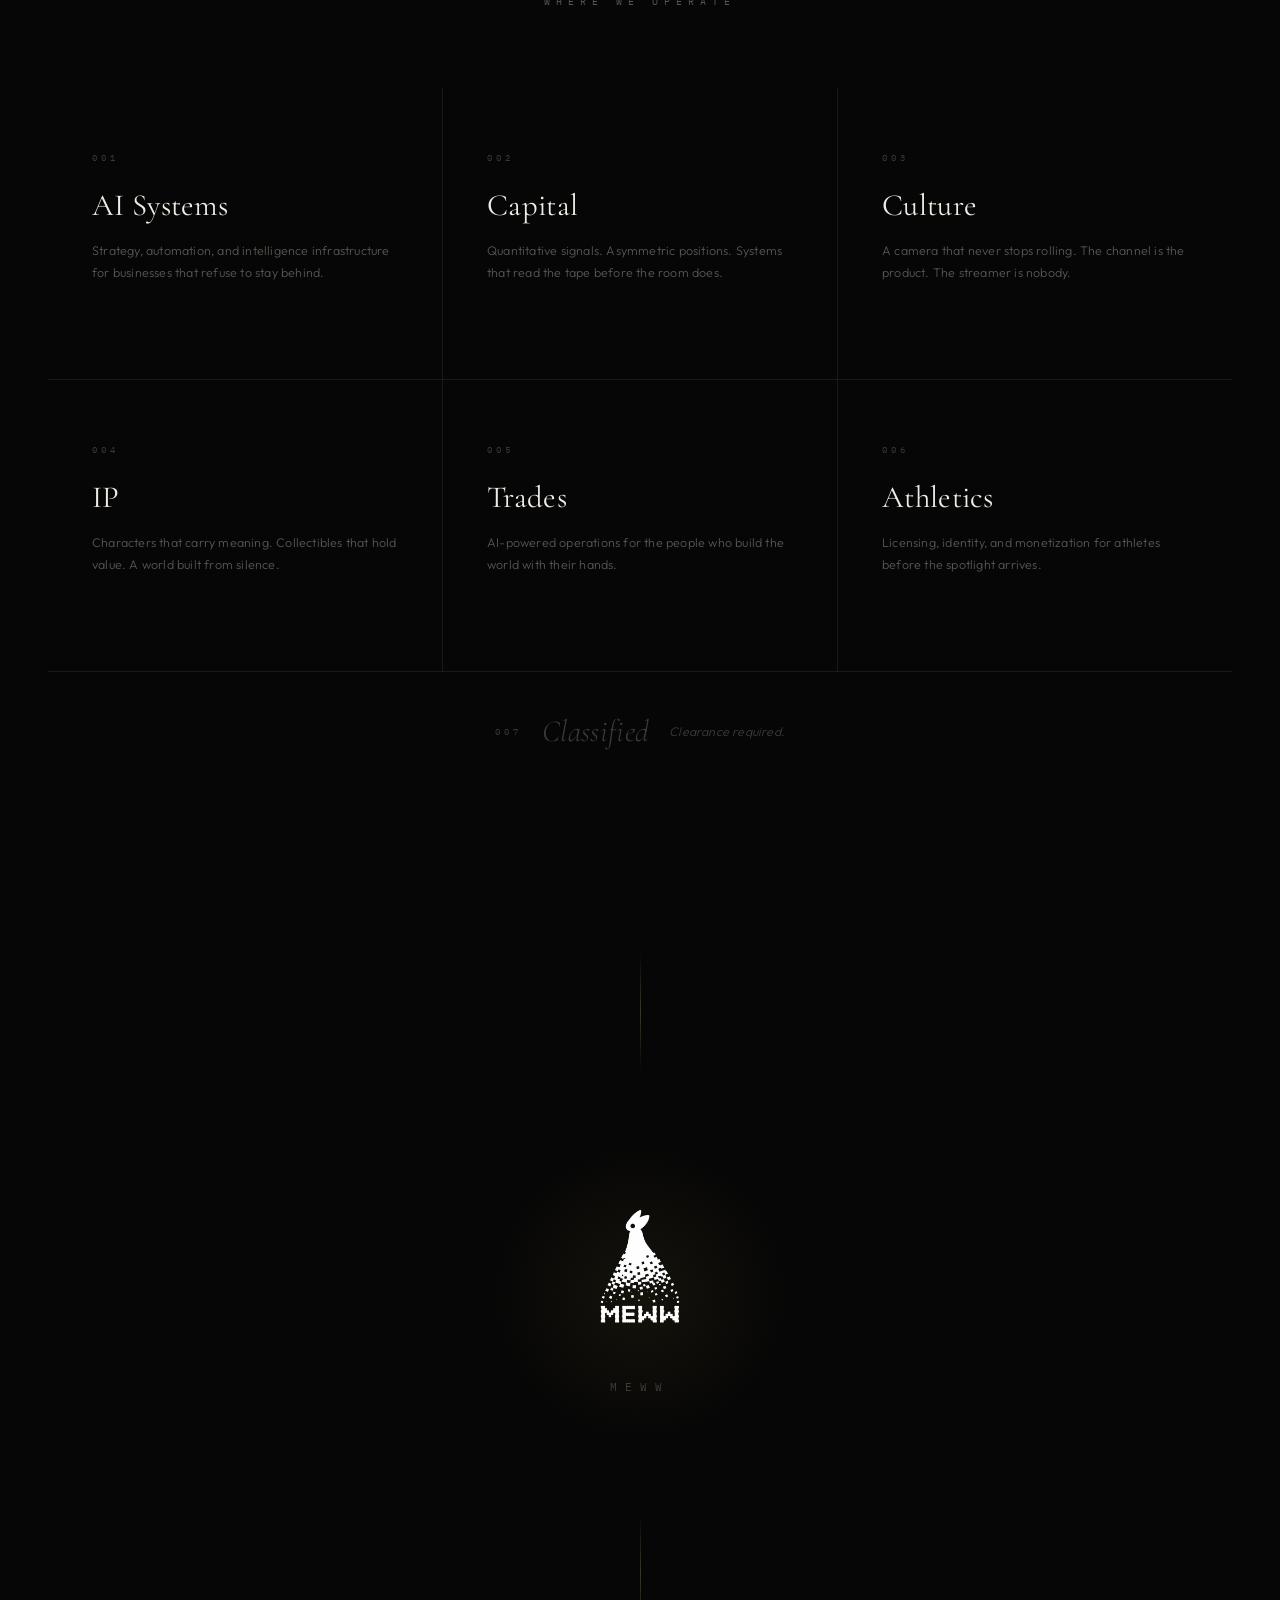
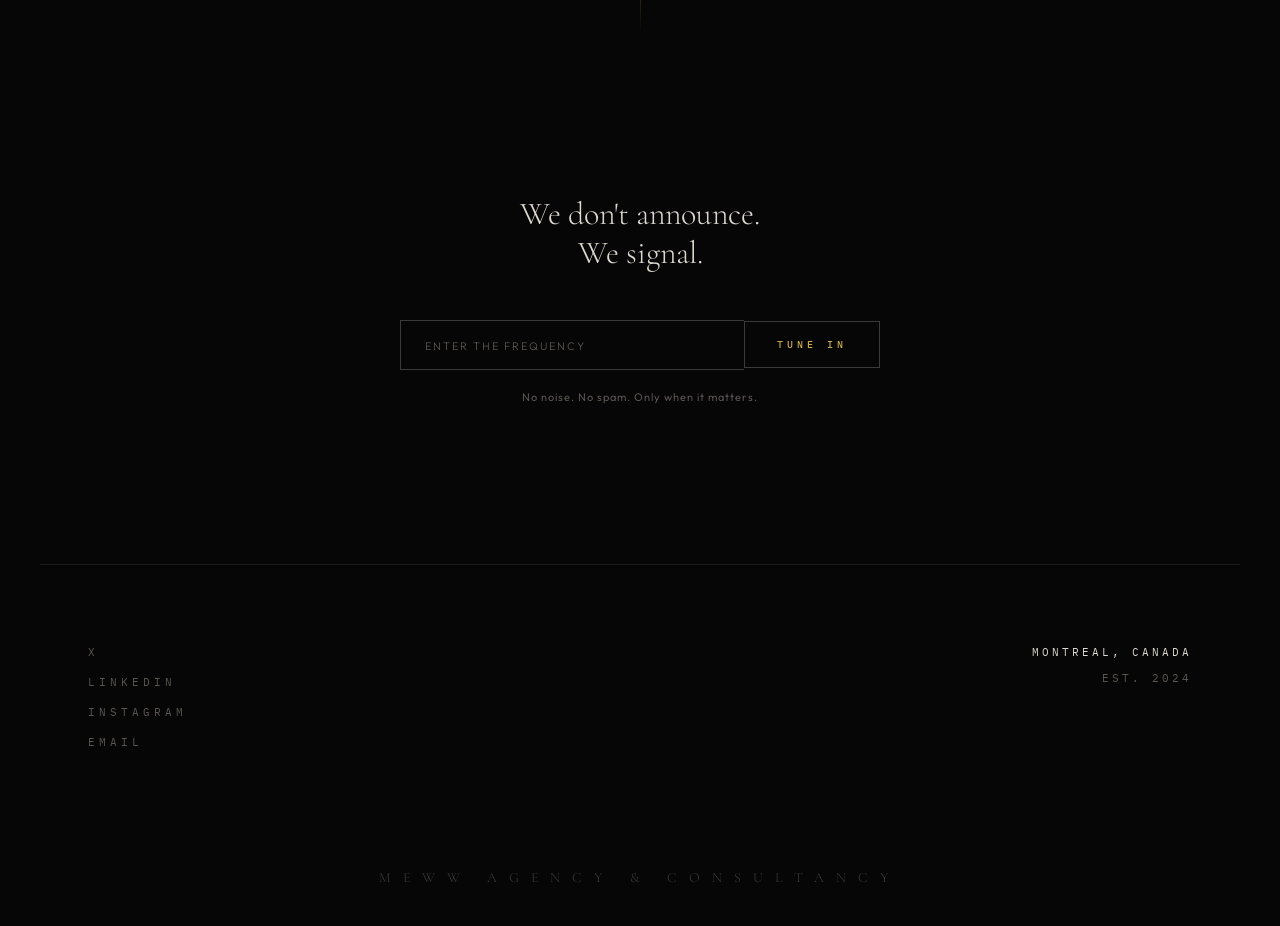
<file: mewww_landing.html>
<!DOCTYPE html>
<html lang="en">
<head>
<meta charset="UTF-8">
<meta name="viewport" content="width=device-width, initial-scale=1.0">
<title>MEWW</title>
<meta name="description" content="Intelligence. Capital. Culture.">
<link rel="preconnect" href="https://fonts.googleapis.com">
<link rel="preconnect" href="https://fonts.gstatic.com" crossorigin>
<link href="https://fonts.googleapis.com/css2?family=Cormorant+Garamond:ital,wght@0,300;0,400;0,500;0,600;1,300;1,400&family=IBM+Plex+Mono:wght@300;400;500&family=Outfit:wght@200;300;400;500&display=swap" rel="stylesheet">
<style>
*, *::before, *::after { margin: 0; padding: 0; box-sizing: border-box; }

:root {
  --black: #060606;
  --black-card: #0c0c0c;
  --gold: #c9a84c;
  --gold-dim: rgba(201,168,76,0.3);
  --gold-glow: rgba(201,168,76,0.08);
  --white: #ddd8cf;
  --white-bright: #f0ece4;
  --grey: #3a3a3a;
  --grey-dim: #1a1a1a;
  --text-dim: #5a5550;
}

html { scroll-behavior: smooth; background: var(--black); }

body {
  font-family: 'Outfit', sans-serif;
  background: var(--black);
  color: var(--white);
  overflow-x: hidden;
  -webkit-font-smoothing: antialiased;
  -moz-osx-font-smoothing: grayscale;
}

::selection { background: var(--gold); color: var(--black); }

/* GRAIN */
body::after {
  content: '';
  position: fixed;
  inset: 0;
  background-image: url("data:image/svg+xml,%3Csvg viewBox='0 0 512 512' xmlns='http://www.w3.org/2000/svg'%3E%3Cfilter id='n'%3E%3CfeTurbulence type='fractalNoise' baseFrequency='0.9' numOctaves='4' stitchTiles='stitch'/%3E%3C/filter%3E%3Crect width='100%25' height='100%25' filter='url(%23n)' opacity='0.035'/%3E%3C/svg%3E");
  pointer-events: none;
  z-index: 9999;
}

/* LOADER */
.loader {
  position: fixed; inset: 0;
  background: var(--black);
  display: flex; align-items: center; justify-content: center;
  z-index: 10000;
  transition: opacity 1s cubic-bezier(0.4,0,0.2,1), visibility 1s;
}
.loader.done { opacity: 0; visibility: hidden; }
.loader-bar {
  width: 80px; height: 1px;
  background: var(--grey);
  position: relative; overflow: hidden;
}
.loader-bar::after {
  content: ''; position: absolute; inset: 0; left: -100%;
  background: var(--gold);
  animation: sweep 1s ease infinite;
}
@keyframes sweep { to { left: 100%; } }

/* NAV */
nav {
  position: fixed; top: 0; left: 0; width: 100%;
  padding: 32px 48px;
  display: flex; justify-content: space-between; align-items: center;
  z-index: 500;
  mix-blend-mode: difference;
}
.nav-logo {
  font-family: 'IBM Plex Mono', monospace;
  font-size: 12px; font-weight: 500;
  letter-spacing: 8px; text-transform: uppercase;
  color: var(--white);
}
.nav-right {
  font-family: 'IBM Plex Mono', monospace;
  font-size: 10px; letter-spacing: 4px;
  text-transform: uppercase; color: var(--text-dim);
}

/* HERO */
.hero {
  height: 100vh; min-height: 700px;
  display: flex; flex-direction: column;
  justify-content: center; align-items: center;
  position: relative; overflow: hidden;
}
.hero-glow {
  position: absolute;
  width: 600px; height: 600px;
  background: radial-gradient(circle, var(--gold-glow) 0%, transparent 70%);
  border-radius: 50%;
  top: 50%; left: 50%;
  transform: translate(-50%, -50%);
  animation: breathe 8s ease-in-out infinite;
  pointer-events: none;
}
@keyframes breathe {
  0%, 100% { opacity: 0.5; transform: translate(-50%, -50%) scale(1); }
  50% { opacity: 1; transform: translate(-50%, -50%) scale(1.2); }
}
.hero-title {
  font-family: 'Cormorant Garamond', serif;
  font-size: clamp(56px, 11vw, 160px);
  font-weight: 300;
  letter-spacing: 0.35em;
  text-transform: uppercase;
  color: var(--white-bright);
  position: relative; z-index: 2;
  opacity: 0; transform: translateY(30px);
  animation: rise 1.6s cubic-bezier(0.16,1,0.3,1) 1.4s forwards;
}
.hero-accent {
  display: block;
  width: 40px; height: 1px;
  background: var(--gold);
  margin: 28px auto;
  opacity: 0;
  animation: rise 1s ease 2s forwards;
}
.hero-sub {
  font-family: 'Outfit', sans-serif;
  font-size: 13px; font-weight: 300;
  letter-spacing: 6px; text-transform: uppercase;
  color: var(--text-dim);
  position: relative; z-index: 2;
  opacity: 0; transform: translateY(20px);
  animation: rise 1.4s cubic-bezier(0.16,1,0.3,1) 2.2s forwards;
}
@keyframes rise { to { opacity: 1; transform: translateY(0); } }
.scroll-cue {
  position: absolute; bottom: 48px;
  left: 50%; transform: translateX(-50%);
  opacity: 0; animation: rise 1s ease 3s forwards;
}
.scroll-cue .line {
  width: 1px; height: 48px;
  background: linear-gradient(to bottom, var(--gold-dim), transparent);
  margin: 0 auto;
  animation: scroll-pulse 2s ease infinite;
}
@keyframes scroll-pulse {
  0%, 100% { opacity: 0.3; } 50% { opacity: 1; }
}

/* MANIFESTO */
.manifesto {
  padding: 160px 48px;
  max-width: 900px; margin: 0 auto;
  text-align: center;
}
.manifesto p {
  font-family: 'Outfit', sans-serif;
  font-size: clamp(13px, 1.6vw, 15px);
  font-weight: 300; font-style: italic;
  line-height: 1.8; color: var(--text-dim);
  letter-spacing: 0.3px;
  opacity: 0; transform: translateY(40px);
  transition: all 1.2s cubic-bezier(0.16,1,0.3,1);
}
.manifesto p.visible { opacity: 1; transform: translateY(0); }
.manifesto .gold { color: var(--gold); font-style: normal; }

/* DIVIDER */
.divider {
  width: 1px; height: 120px;
  background: linear-gradient(to bottom, transparent, var(--gold-dim), transparent);
  margin: 0 auto;
}

/* VENTURES */
.ventures {
  padding: 120px 48px 160px;
  max-width: 1300px; margin: 0 auto;
}
.ventures-header {
  font-family: 'IBM Plex Mono', monospace;
  font-size: 10px; letter-spacing: 6px;
  text-transform: uppercase; color: var(--text-dim);
  margin-bottom: 80px; text-align: center;
  opacity: 0; transform: translateY(20px);
  transition: all 1s ease;
}
.ventures-header.visible { opacity: 1; transform: translateY(0); }

.venture-grid {
  display: grid;
  grid-template-columns: repeat(3, 1fr);
  gap: 1px;
  background: var(--grey-dim);
}

.venture-item {
  background: var(--black);
  padding: 64px 44px 56px;
  cursor: default;
  opacity: 0; transform: translateY(30px);
  transition: opacity 0.8s ease, transform 0.8s ease, background 0.6s ease;
  position: relative; overflow: hidden;
  min-height: 280px;
  display: flex; flex-direction: column; justify-content: space-between;
}
.venture-item.visible { opacity: 1; transform: translateY(0); }

/* gold gradient bleed on hover */
.venture-item::before {
  content: ''; position: absolute;
  top: -1px; left: 0; right: 0; height: 1px;
  background: var(--gold);
  transform: scaleX(0);
  transform-origin: left;
  transition: transform 0.6s cubic-bezier(0.16,1,0.3,1);
}
.venture-item::after {
  content: ''; position: absolute;
  inset: 0;
  background: linear-gradient(180deg, rgba(201,168,76,0.04) 0%, transparent 40%);
  opacity: 0;
  transition: opacity 0.5s ease;
}
.venture-item:hover { background: #090908; }
.venture-item:hover::before { transform: scaleX(1); }
.venture-item:hover::after { opacity: 1; }
.venture-item:hover .venture-label { color: var(--gold); }
.venture-item:hover .venture-name { color: var(--gold); }
.venture-item:hover .venture-status { opacity: 1; transform: translateY(0); }
.venture-item:hover .venture-arrow { opacity: 1; transform: translateX(0); }

.venture-top { position: relative; z-index: 1; }
.venture-bottom { position: relative; z-index: 1; }

.venture-label {
  font-family: 'IBM Plex Mono', monospace;
  font-size: 9px; letter-spacing: 4px;
  text-transform: uppercase; color: var(--grey);
  margin-bottom: 24px;
  transition: color 0.4s ease;
}

.venture-name {
  font-family: 'Cormorant Garamond', serif;
  font-size: clamp(26px, 2.4vw, 34px); font-weight: 400;
  color: var(--white-bright);
  letter-spacing: 0.01em;
  margin-bottom: 16px;
  transition: color 0.4s ease;
}

.venture-desc {
  font-size: 12.5px; font-weight: 300;
  color: var(--text-dim); line-height: 1.75;
  letter-spacing: 0.2px;
}

.venture-status {
  font-family: 'IBM Plex Mono', monospace;
  font-size: 9px; letter-spacing: 3px;
  text-transform: uppercase;
  color: var(--gold-dim);
  margin-top: 28px;
  opacity: 0;
  transform: translateY(8px);
  transition: all 0.4s cubic-bezier(0.16,1,0.3,1) 0.1s;
  display: flex; align-items: center; gap: 8px;
}
.venture-status::before {
  content: '';
  width: 4px; height: 4px;
  border-radius: 50%;
  background: var(--gold);
  display: inline-block;
}

.venture-arrow {
  position: absolute;
  bottom: 44px; right: 44px;
  font-family: 'Cormorant Garamond', serif;
  font-size: 22px; color: var(--gold-dim);
  opacity: 0;
  transform: translateX(-8px);
  transition: all 0.4s cubic-bezier(0.16,1,0.3,1) 0.15s;
  z-index: 1;
}

/* classified card */
.venture-item.classified {
  grid-column: 1 / -1;
  justify-content: center; align-items: center; text-align: center;
  min-height: 120px;
  padding: 40px 44px;
  background: var(--black);
}
.venture-item.classified .venture-top { display: flex; align-items: center; gap: 20px; }
.venture-item.classified .venture-label { margin-bottom: 0; }
.venture-item.classified .venture-name {
  color: var(--grey);
  font-style: italic;
  font-weight: 300;
  margin-bottom: 0;
}
.venture-item.classified .venture-desc { color: var(--grey); font-style: italic; margin-top: 0; }
.venture-item.classified:hover .venture-name { color: var(--gold-dim); }
.venture-item.classified:hover .venture-desc { color: var(--gold-dim); }

@media (max-width: 900px) {
  .venture-grid { grid-template-columns: 1fr; }
  .ventures { padding: 80px 28px 120px; }
  .venture-item { min-height: auto; padding: 48px 32px 40px; }
  .venture-arrow { display: none; }
}
@media (max-width: 600px) {
  .venture-item { padding: 36px 24px 32px; }
}

/* SIGNAL */
.signal {
  padding: 160px 48px;
  text-align: center; position: relative;
}
.signal-line {
  font-family: 'Cormorant Garamond', serif;
  font-size: clamp(20px, 2.8vw, 32px);
  font-weight: 300; color: var(--white);
  margin-bottom: 48px;
  opacity: 0; transform: translateY(30px);
  transition: all 1s ease;
}
.signal-line.visible { opacity: 1; transform: translateY(0); }
.signal-form {
  display: flex; align-items: center; justify-content: center;
  gap: 0; max-width: 480px; margin: 0 auto;
  opacity: 0; transform: translateY(20px);
  transition: all 1s ease 0.3s;
}
.signal-form.visible { opacity: 1; transform: translateY(0); }
.signal-input {
  flex: 1; background: transparent;
  border: 1px solid var(--grey); border-right: none;
  padding: 16px 24px;
  font-family: 'Outfit', sans-serif;
  font-size: 13px; font-weight: 300;
  color: var(--white); letter-spacing: 1px;
  outline: none; transition: border-color 0.3s ease;
}
.signal-input::placeholder {
  color: var(--text-dim); letter-spacing: 2px;
  font-size: 11px; text-transform: uppercase;
}
.signal-input:focus { border-color: var(--gold-dim); }
.signal-btn {
  background: transparent;
  border: 1px solid var(--grey);
  padding: 16px 32px;
  font-family: 'IBM Plex Mono', monospace;
  font-size: 10px; font-weight: 500;
  letter-spacing: 4px; text-transform: uppercase;
  color: var(--gold); cursor: pointer;
  transition: all 0.3s ease;
}
.signal-btn:hover {
  background: var(--gold); color: var(--black);
  border-color: var(--gold);
}
.signal-note {
  font-size: 11px; color: var(--text-dim);
  margin-top: 20px; letter-spacing: 1px;
  opacity: 0; transition: all 1s ease 0.5s;
}
.signal-note.visible { opacity: 1; }

/* FOOTER */
footer {
  padding: 80px 48px;
  border-top: 1px solid var(--grey-dim);
  display: flex; justify-content: space-between; align-items: flex-start;
  max-width: 1200px; margin: 0 auto;
}
.footer-links { display: flex; flex-direction: column; gap: 16px; }
.footer-links a {
  font-family: 'IBM Plex Mono', monospace;
  font-size: 11px; letter-spacing: 4px;
  text-transform: uppercase; color: var(--text-dim);
  text-decoration: none; transition: color 0.3s ease;
}
.footer-links a:hover { color: var(--gold); }
.footer-info { text-align: right; display: flex; flex-direction: column; gap: 12px; }
.footer-info span {
  font-family: 'IBM Plex Mono', monospace;
  font-size: 11px; letter-spacing: 3px;
  text-transform: uppercase; color: var(--text-dim);
}
.footer-info .city { color: var(--white); }
.footer-bottom { padding: 40px 48px; text-align: center; }
.footer-logo {
  font-family: 'Cormorant Garamond', serif;
  font-size: 14px; font-weight: 300;
  letter-spacing: 12px; text-transform: uppercase;
  color: var(--grey);
}

/* LOGO EMBLEM */
.emblem {
  padding: 120px 48px;
  display: flex; flex-direction: column;
  align-items: center; justify-content: center;
  position: relative;
}
.emblem-glow {
  position: absolute;
  width: 300px; height: 300px;
  background: radial-gradient(circle, var(--gold-glow) 0%, transparent 70%);
  border-radius: 50%;
  animation: breathe 8s ease-in-out infinite;
  pointer-events: none;
}
.emblem-logo {
  width: 160px; height: auto;
  opacity: 0;
  transform: scale(0.9);
  transition: all 1.2s cubic-bezier(0.16,1,0.3,1);
  position: relative; z-index: 1;
  
}
.emblem-logo.visible { opacity: 1; transform: scale(1); }
.emblem-text {
  font-family: 'IBM Plex Mono', monospace;
  font-size: 11px; letter-spacing: 8px;
  text-transform: uppercase;
  color: var(--grey);
  margin-top: 28px;
  opacity: 0;
  transition: all 1s ease 0.3s;
}
.emblem-text.visible { opacity: 1; }

/* RESPONSIVE */
@media (max-width: 900px) {
  .venture-grid { grid-template-columns: 1fr; gap: 2px; }
  nav { padding: 24px 28px; }
  .manifesto { padding: 100px 28px; }
  .ventures { padding: 80px 28px; }
  .signal { padding: 100px 28px; }
  footer { padding: 60px 28px; flex-direction: column; gap: 48px; }
  .footer-info { text-align: left; }
  .signal-form { flex-direction: column; max-width: 100%; }
  .signal-input { border-right: 1px solid var(--grey); border-bottom: none; width: 100%; }
  .signal-btn { width: 100%; }
}
@media (max-width: 600px) {
  .hero-title { letter-spacing: 0.2em; }
  .hero-sub { font-size: 10px; letter-spacing: 4px; }
  .venture-item { padding: 40px 28px; }
}
</style>
</head>
<body>

<div class="loader"><div class="loader-bar"></div></div>

<nav>
  <div class="nav-logo">Meww</div>
  <div class="nav-right">Mtl, Canada</div>
</nav>

<section class="hero">
  <div class="hero-glow"></div>
  <h1 class="hero-title">Meww</h1>
  <div class="hero-accent"></div>
  <p class="hero-sub">Intelligence &nbsp;&middot;&nbsp; Capital &nbsp;&middot;&nbsp; Culture</p>
  <div class="scroll-cue"><div class="line"></div></div>
</section>

<section class="manifesto">
  <p>
    We value discretion, clarity, and trust.<br><br>
    Every engagement is built to move faster,<br>
    scale cleaner, and <span class="gold">dream bigger</span><br>
    than conventional solutions.
  </p>
</section>

<div class="divider"></div>

<section class="ventures">
  <div class="ventures-header">Where we operate</div>
  <div class="venture-grid">

    <div class="venture-item" style="transition-delay: 0s;">
      <div class="venture-top">
        <div class="venture-label">001</div>
        <div class="venture-name">AI Systems</div>
        <div class="venture-desc">Strategy, automation, and intelligence infrastructure for businesses that refuse to stay behind.</div>
      </div>
      <div class="venture-bottom">
        <div class="venture-status">Deployed</div>
      </div>
      <div class="venture-arrow">&rarr;</div>
    </div>

    <div class="venture-item" style="transition-delay: 0.08s;">
      <div class="venture-top">
        <div class="venture-label">002</div>
        <div class="venture-name">Capital</div>
        <div class="venture-desc">Quantitative signals. Asymmetric positions. Systems that read the tape before the room does.</div>
      </div>
      <div class="venture-bottom">
        <div class="venture-status">Proprietary</div>
      </div>
      <div class="venture-arrow">&rarr;</div>
    </div>

    <div class="venture-item" style="transition-delay: 0.16s;">
      <div class="venture-top">
        <div class="venture-label">003</div>
        <div class="venture-name">Culture</div>
        <div class="venture-desc">A camera that never stops rolling. The channel is the product. The streamer is nobody.</div>
      </div>
      <div class="venture-bottom">
        <div class="venture-status">Broadcasting</div>
      </div>
      <div class="venture-arrow">&rarr;</div>
    </div>

    <div class="venture-item" style="transition-delay: 0.24s;">
      <div class="venture-top">
        <div class="venture-label">004</div>
        <div class="venture-name">IP</div>
        <div class="venture-desc">Characters that carry meaning. Collectibles that hold value. A world built from silence.</div>
      </div>
      <div class="venture-bottom">
        <div class="venture-status">Pre-launch</div>
      </div>
      <div class="venture-arrow">&rarr;</div>
    </div>

    <div class="venture-item" style="transition-delay: 0.32s;">
      <div class="venture-top">
        <div class="venture-label">005</div>
        <div class="venture-name">Trades</div>
        <div class="venture-desc">AI-powered operations for the people who build the world with their hands.</div>
      </div>
      <div class="venture-bottom">
        <div class="venture-status">Building</div>
      </div>
      <div class="venture-arrow">&rarr;</div>
    </div>

    <div class="venture-item" style="transition-delay: 0.4s;">
      <div class="venture-top">
        <div class="venture-label">006</div>
        <div class="venture-name">Athletics</div>
        <div class="venture-desc">Licensing, identity, and monetization for athletes before the spotlight arrives.</div>
      </div>
      <div class="venture-bottom">
        <div class="venture-status">Structuring</div>
      </div>
      <div class="venture-arrow">&rarr;</div>
    </div>

    <div class="venture-item classified" style="transition-delay: 0.48s;">
      <div class="venture-top">
        <div class="venture-label">007</div>
        <div class="venture-name">Classified</div>
        <div class="venture-desc">Clearance required.</div>
      </div>
    </div>

  </div>
</section>

<div class="divider"></div>

<!-- LOGO EMBLEM -->
<section class="emblem">
  <div class="emblem-glow"></div>
  <img class="emblem-logo" src="[data-uri]" alt="MEWWW" />
  <div class="emblem-text">MEWW</div>
</section>

<div class="divider"></div>

<section class="signal">
  <p class="signal-line">We don't announce.<br>We signal.</p>
  <div class="signal-form">
    <input type="email" class="signal-input" placeholder="Enter the frequency" aria-label="Email address">
    <button class="signal-btn" onclick="handleSignal()">Tune in</button>
  </div>
  <p class="signal-note">No noise. No spam. Only when it matters.</p>
</section>

<footer>
  <div class="footer-links">
    <a href="https://x.com/MewACinc" target="_blank">X</a>
    <a href="https://linkedin.com/company/mewww" target="_blank">LinkedIn</a>
    <a href="https://www.instagram.com/mewwainc/" target="_blank">Instagram</a>
    <a href="mailto:meeww8@gmail.com">Email</a>
  </div>
  <div class="footer-info">
    <span class="city">Montreal, Canada</span>
    <span>Est. 2024</span>
  </div>
</footer>
<div class="footer-bottom">
  <div class="footer-logo">Meww Agency &amp; Consultancy</div>
</div>

<script>
window.addEventListener('load', () => {
  setTimeout(() => document.querySelector('.loader').classList.add('done'), 1600);
});

const observer = new IntersectionObserver((entries) => {
  entries.forEach(e => { if (e.isIntersecting) e.target.classList.add('visible'); });
}, { threshold: 0.15, rootMargin: '0px 0px -40px 0px' });

document.querySelectorAll('.manifesto p, .venture-item, .ventures-header, .emblem-logo, .emblem-text, .signal-line, .signal-form, .signal-note')
  .forEach(el => observer.observe(el));

function handleSignal() {
  const input = document.querySelector('.signal-input');
  const email = input.value.trim();
  if (!email || !email.includes('@')) {
    input.style.borderColor = '#8a3333';
    setTimeout(() => input.style.borderColor = '', 1500);
    return;
  }
  const btn = document.querySelector('.signal-btn');
  btn.textContent = 'LOCKED IN';
  btn.style.background = 'var(--gold)';
  btn.style.color = 'var(--black)';
  btn.style.borderColor = 'var(--gold)';
  input.value = '';
  input.placeholder = 'SIGNAL RECEIVED';
  input.disabled = true;
  btn.disabled = true;
}

document.addEventListener('mousemove', (e) => {
  const g = document.querySelector('.hero-glow');
  if (!g) return;
  const x = (e.clientX / window.innerWidth - 0.5) * 40;
  const y = (e.clientY / window.innerHeight - 0.5) * 40;
  g.style.transform = `translate(calc(-50% + ${x}px), calc(-50% + ${y}px))`;
});
</script>
</body>
</html>
</file>
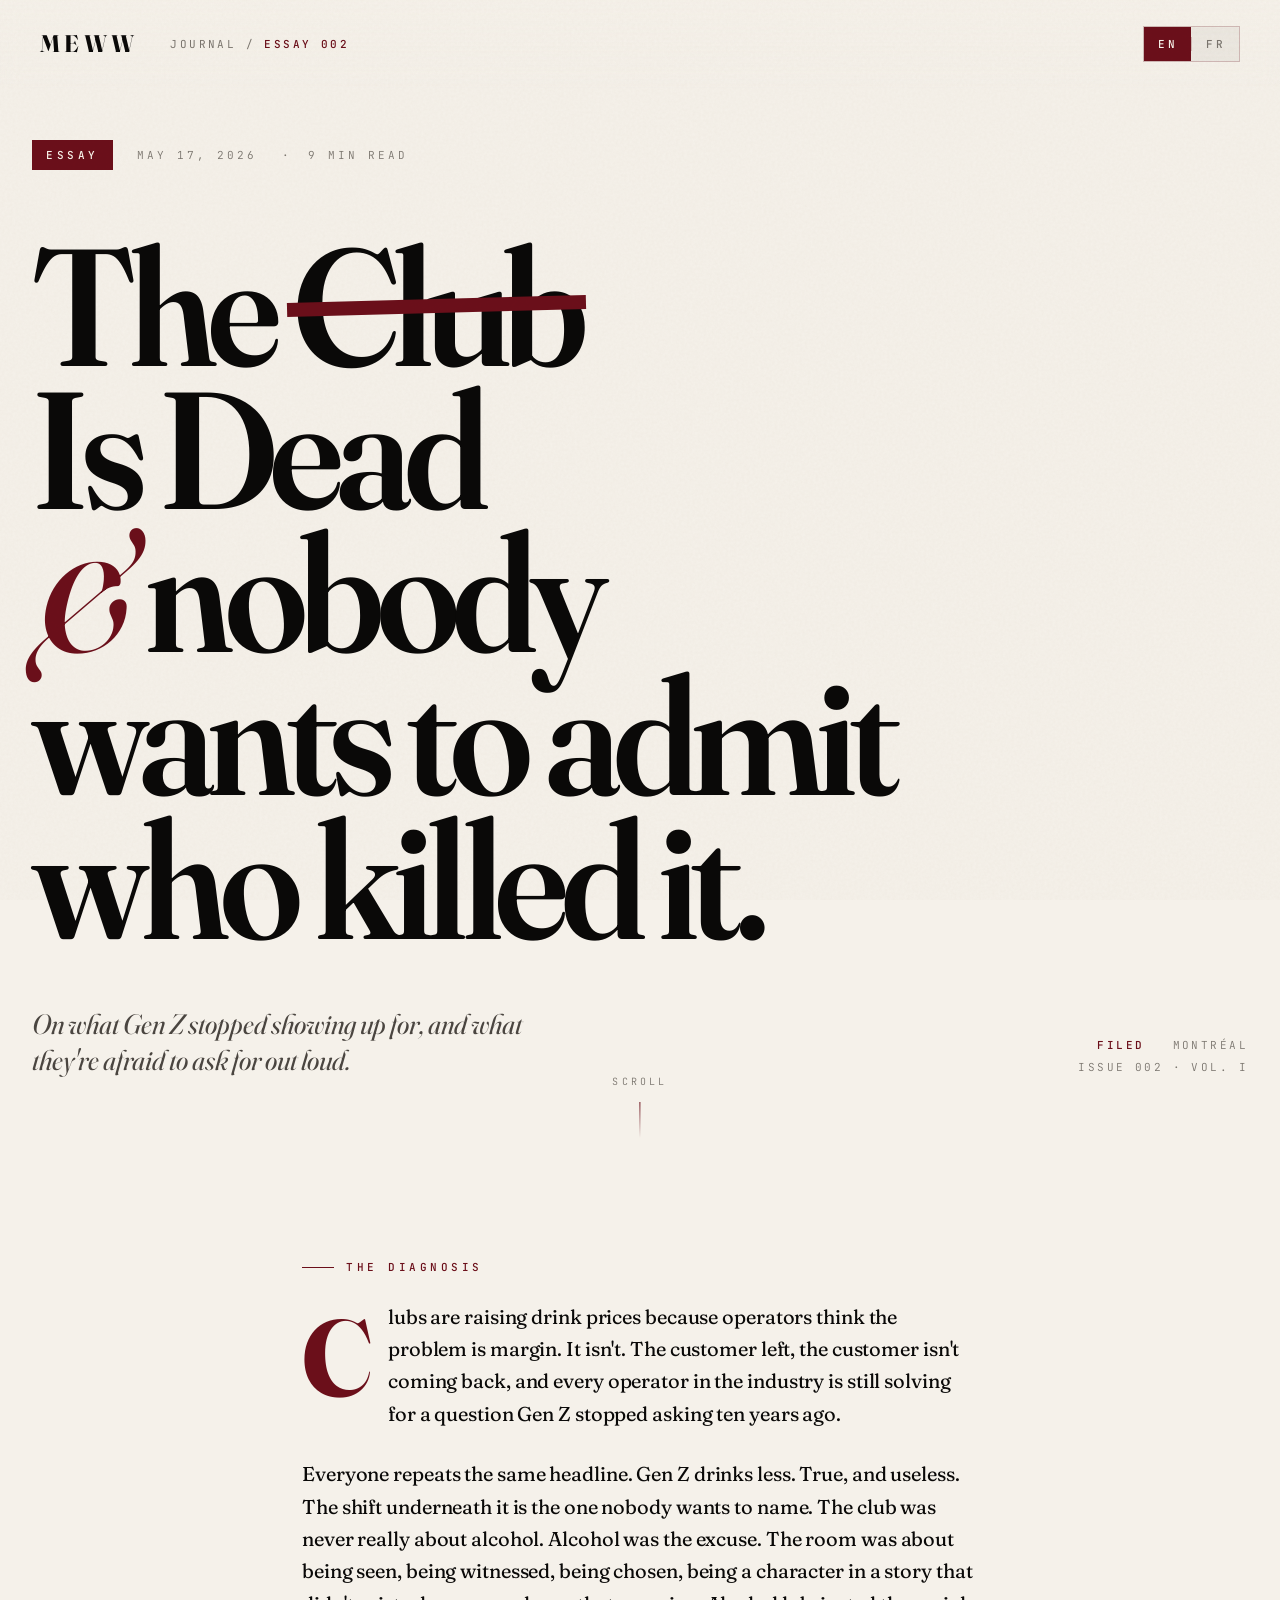
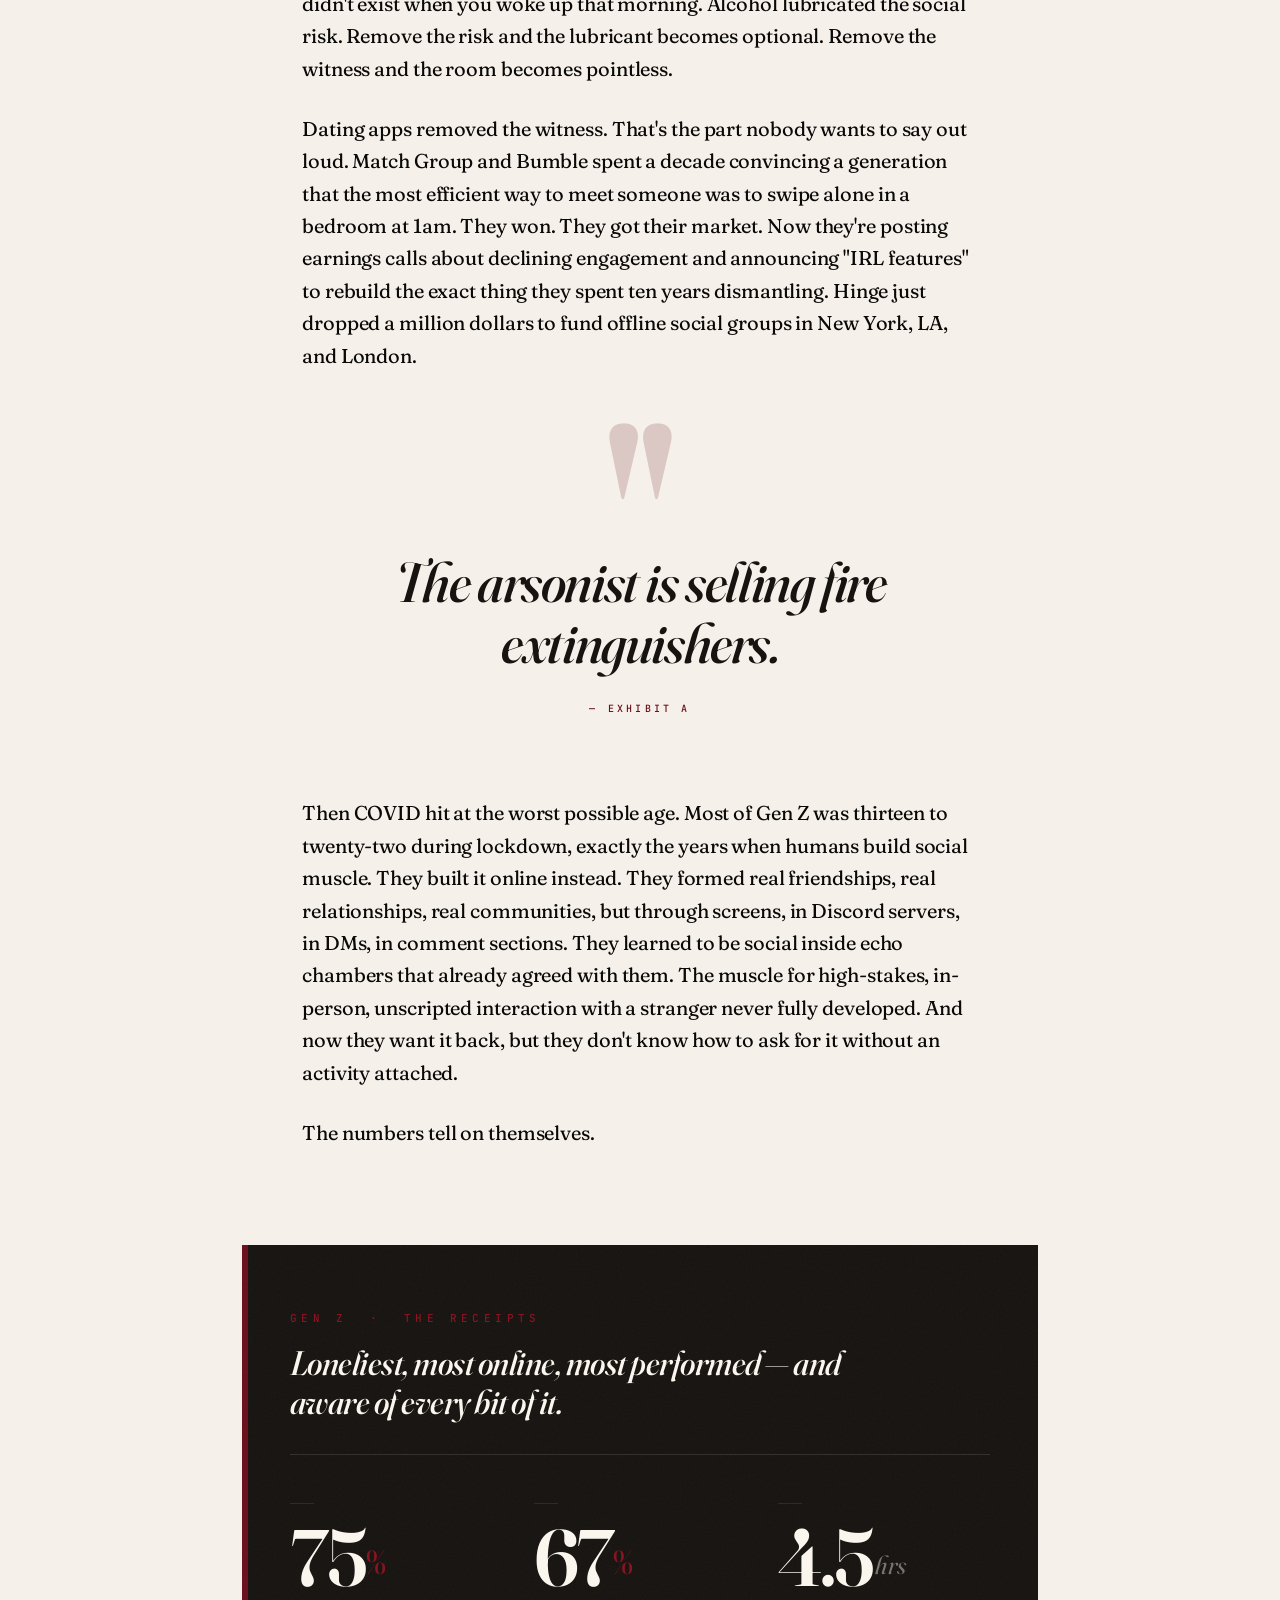
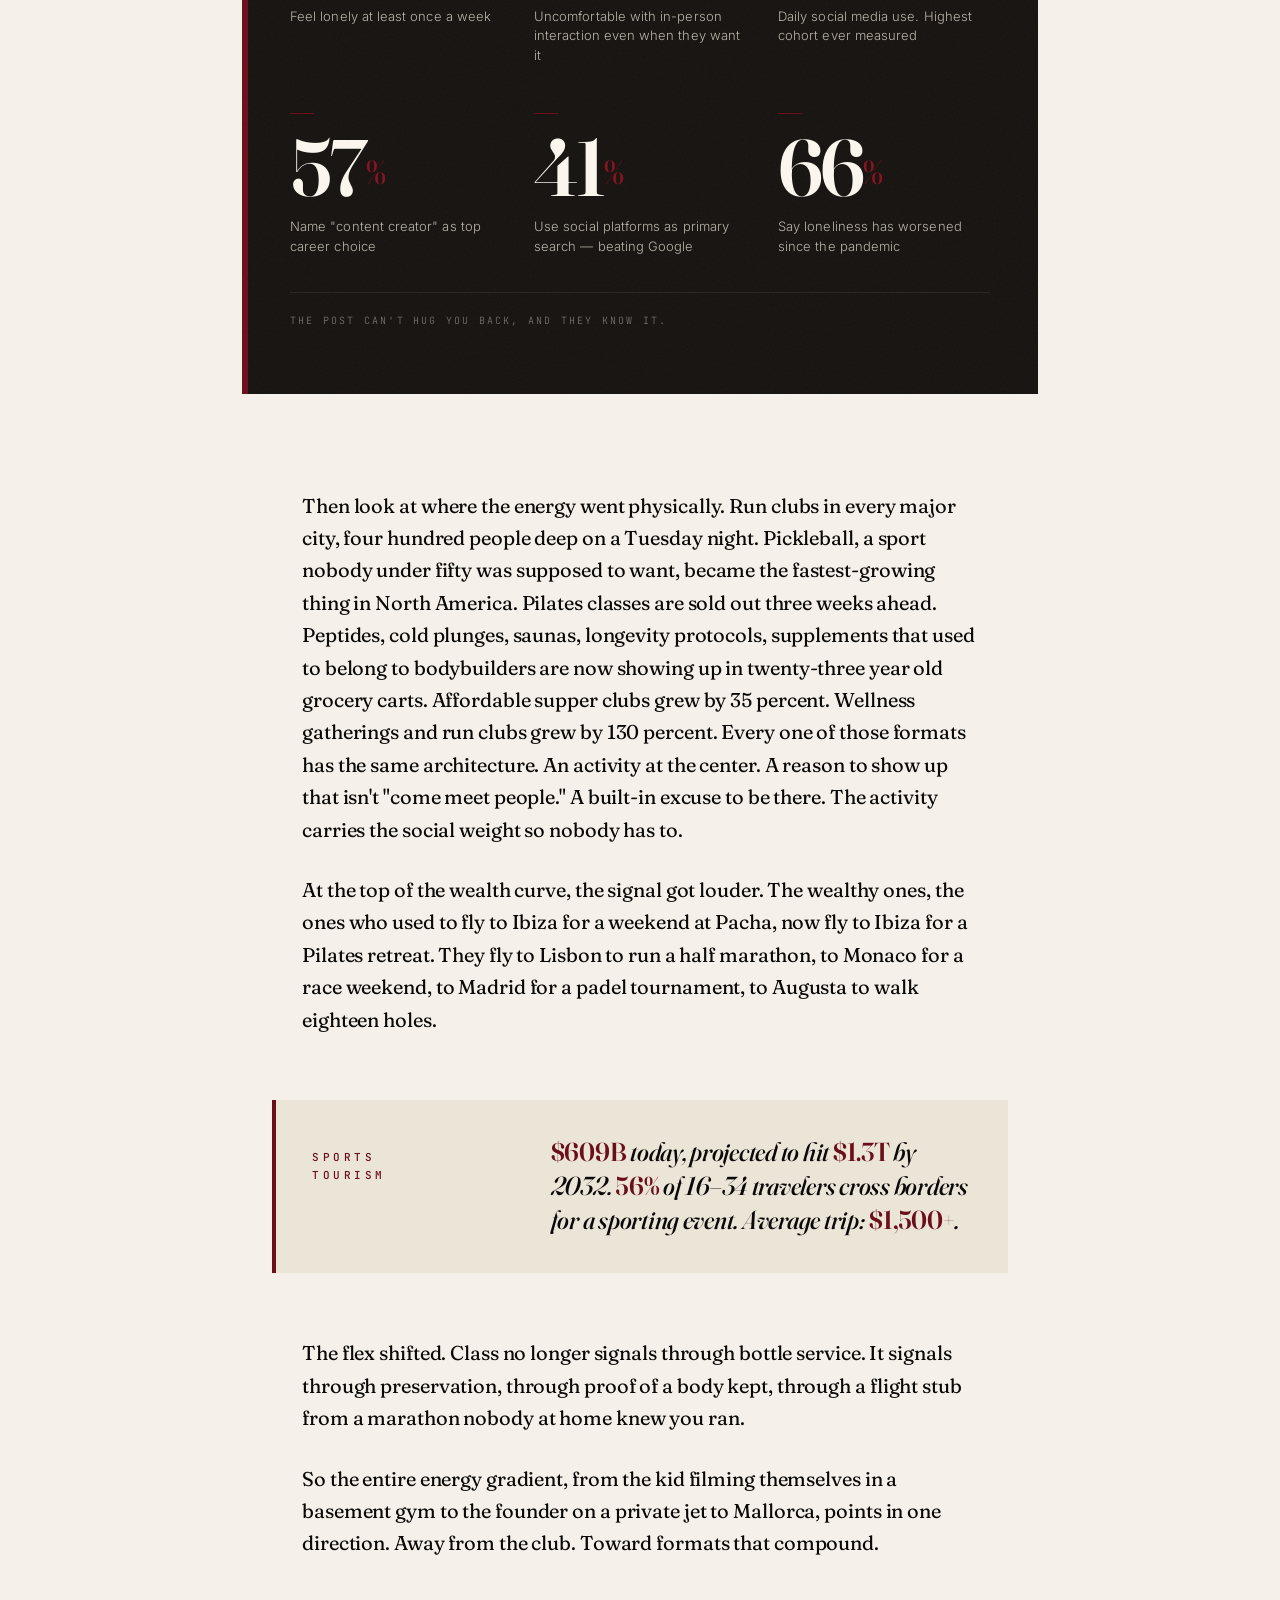
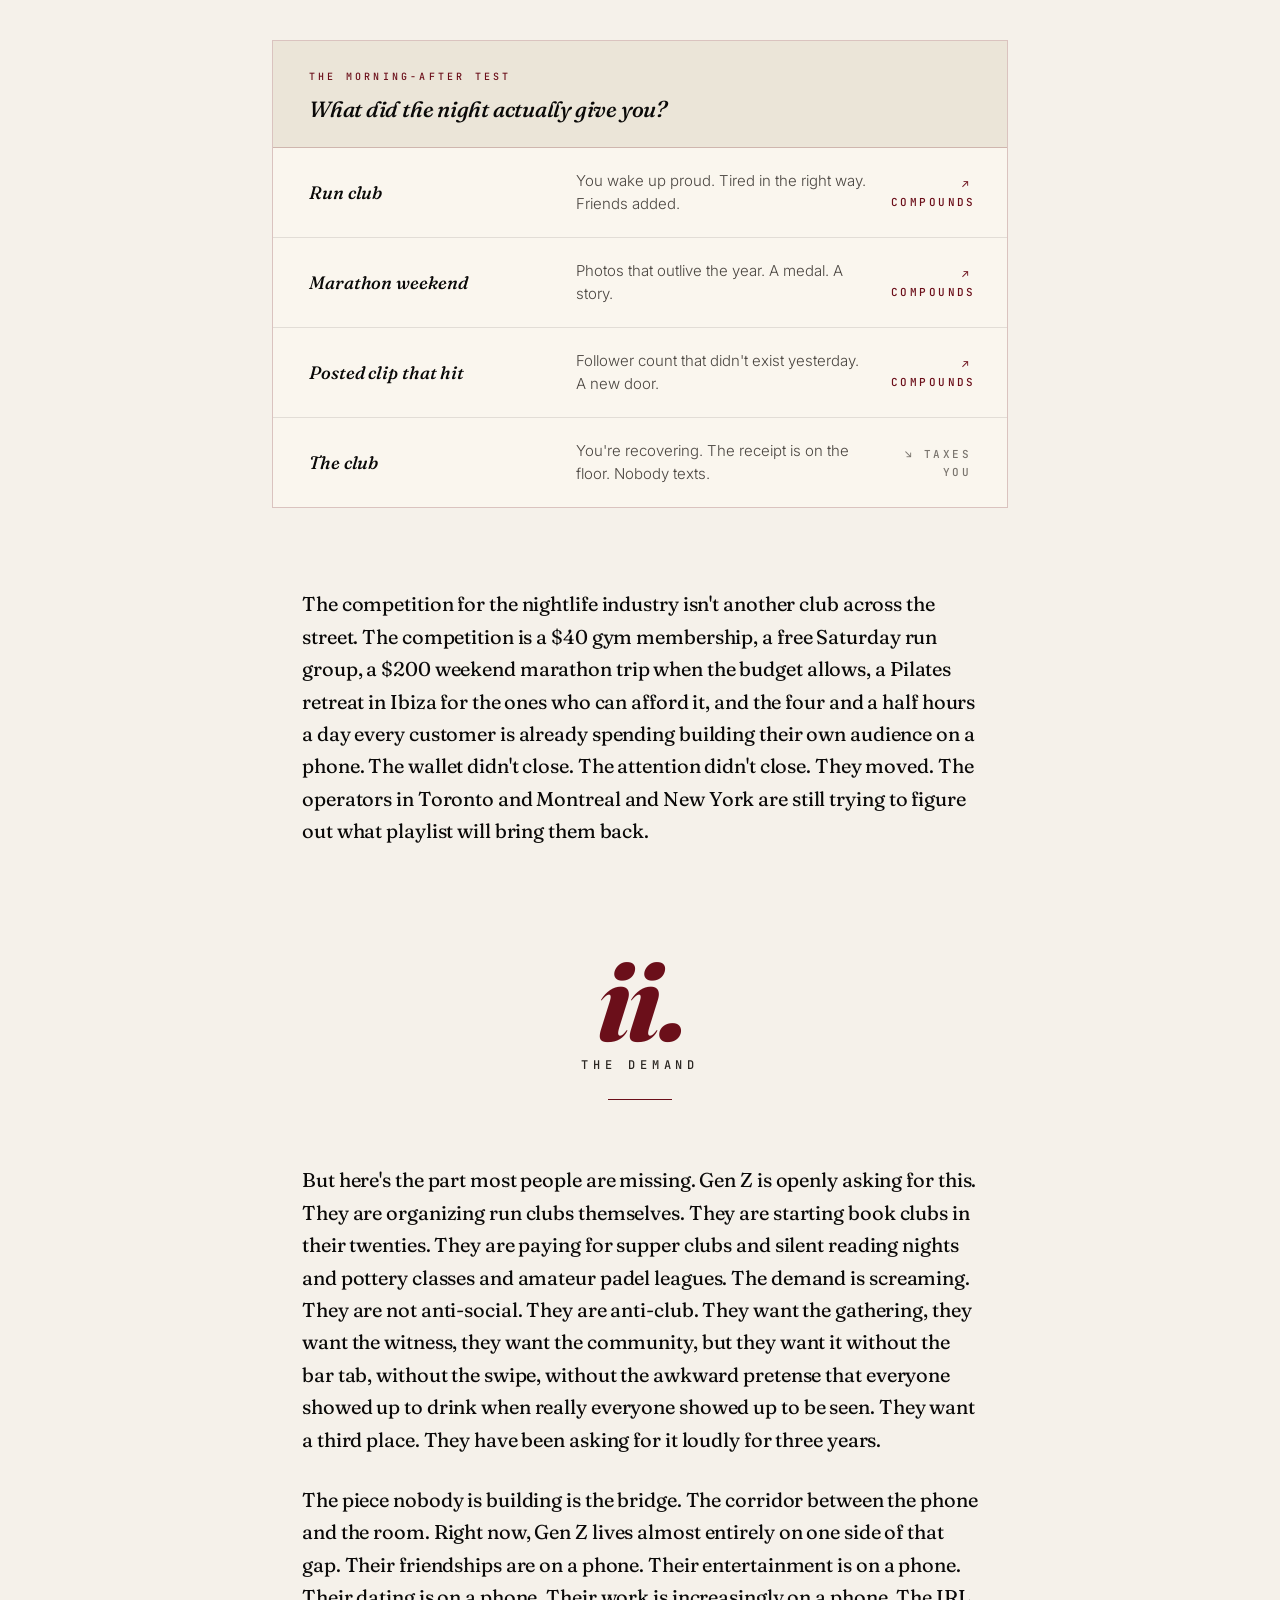
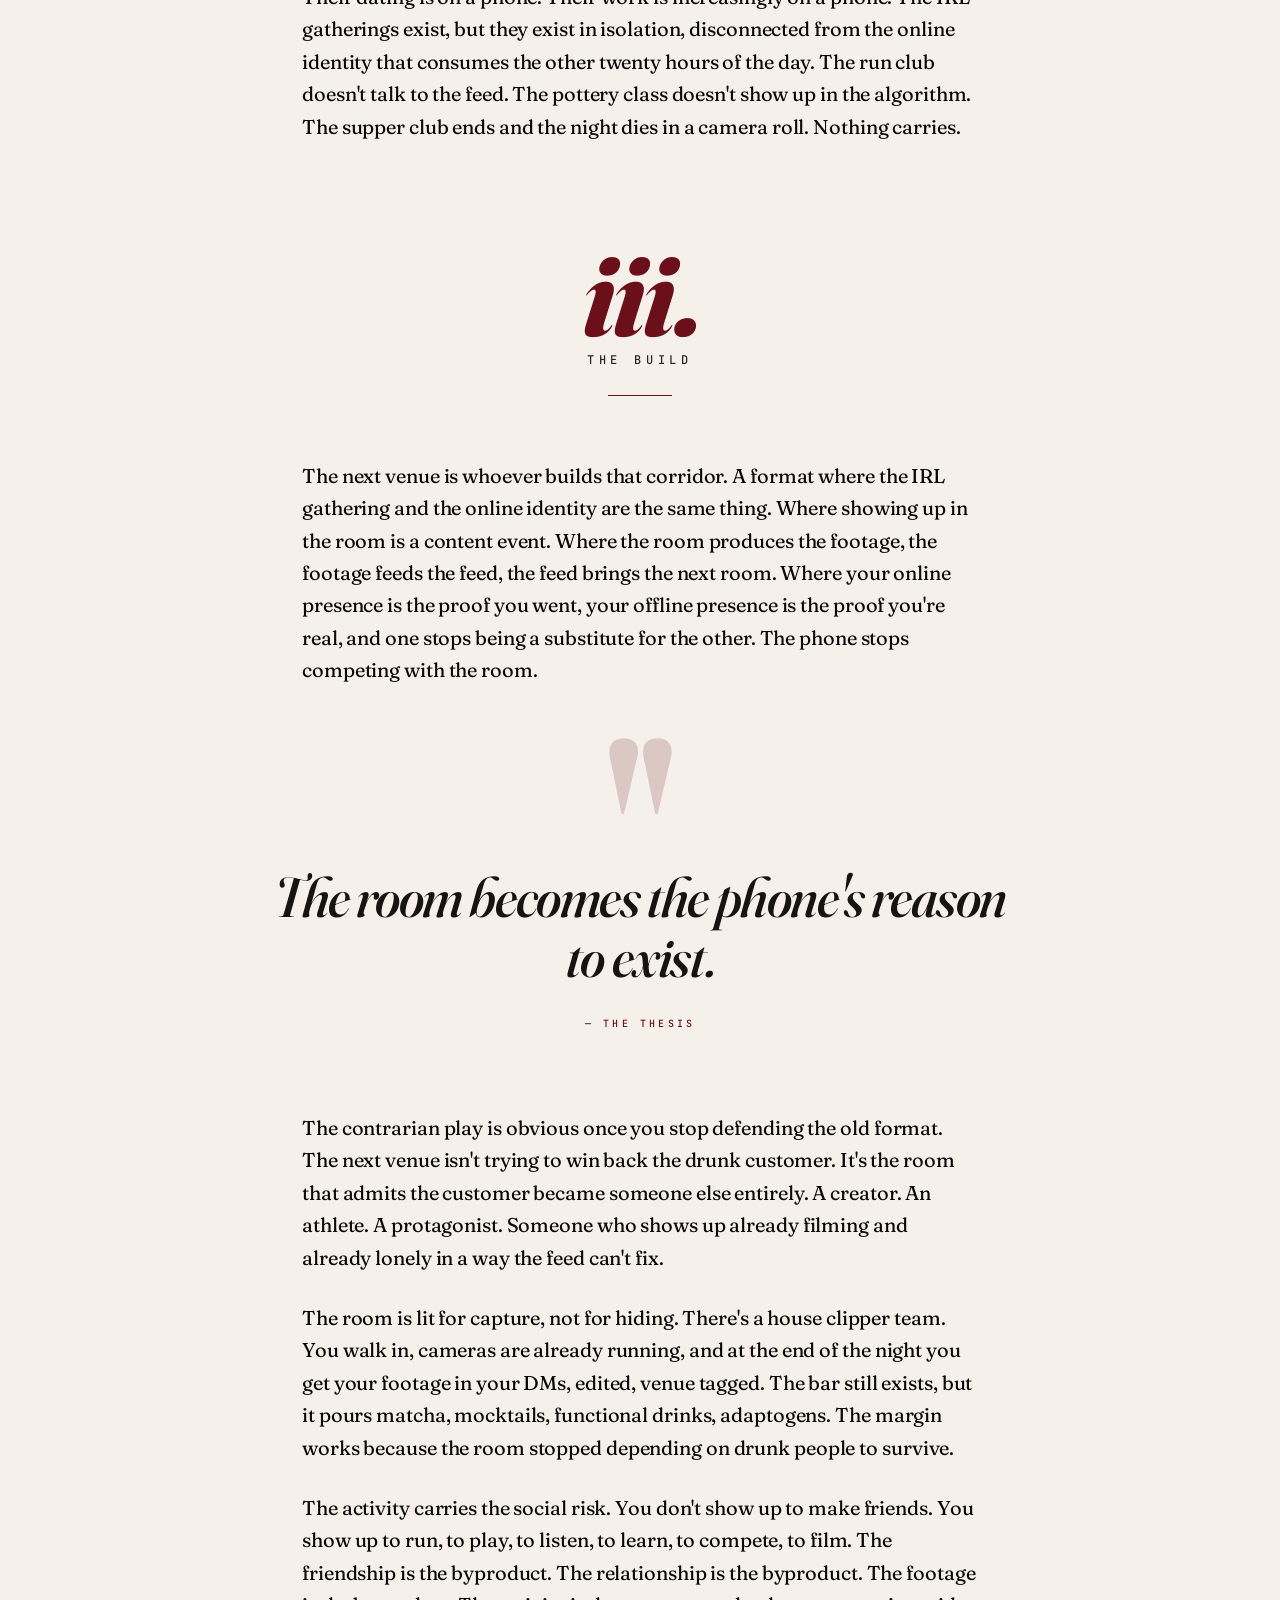
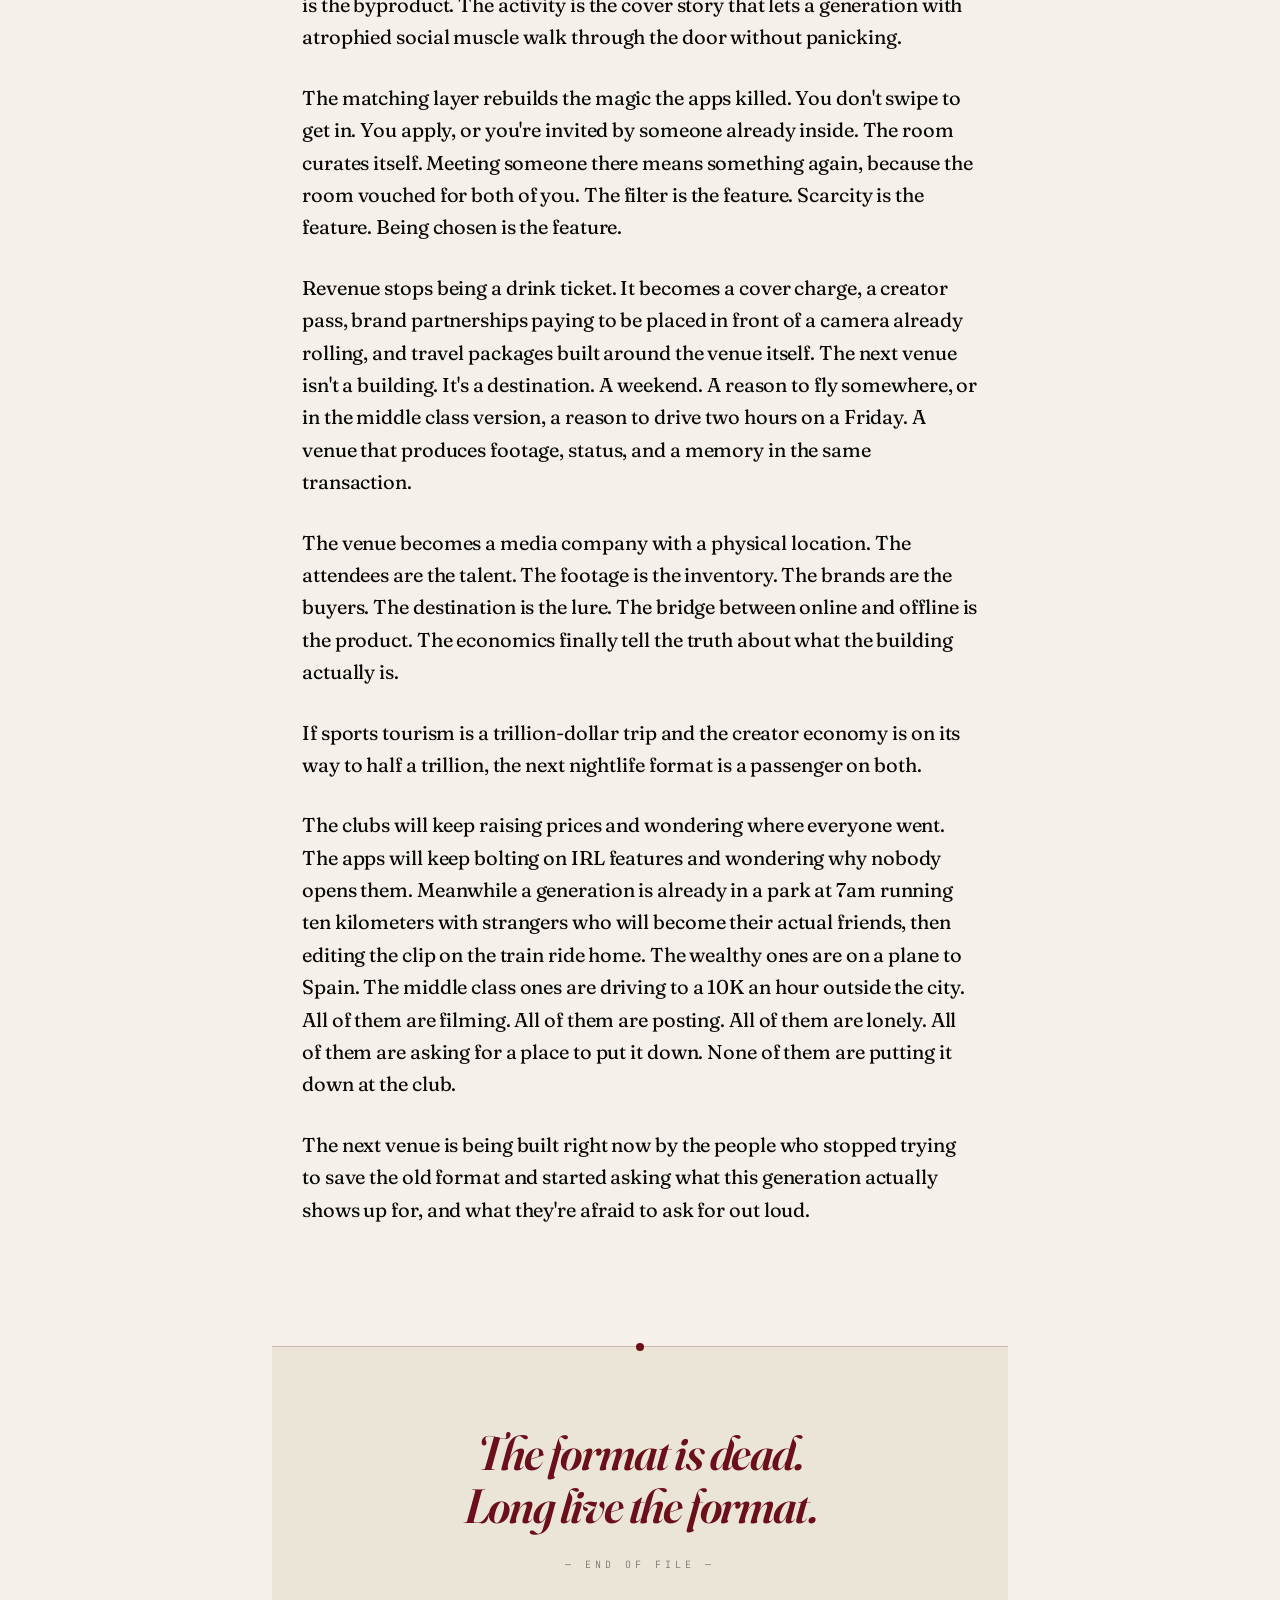
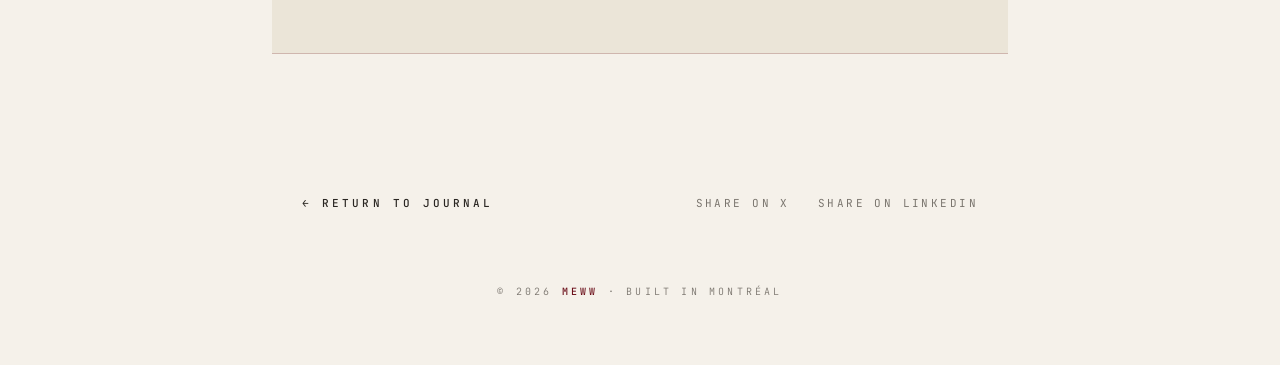
<file: the-club-is-dead.html>
<!DOCTYPE html>
<html lang="en">
<head>
<meta charset="UTF-8">
<meta name="viewport" content="width=device-width, initial-scale=1.0">
<title>The Club Is Dead and Nobody Wants to Admit Who Killed It — Meww</title>
<meta name="description" content="On what Gen Z stopped showing up for, and what they're afraid to ask for out loud.">

<link rel="alternate" hreflang="en" href="https://meww.ac/the-club-is-dead">
<link rel="alternate" hreflang="fr" href="https://meww.ac/le-club-est-mort">
<link rel="canonical" href="https://meww.ac/the-club-is-dead">

<meta property="og:title" content="The Club Is Dead and Nobody Wants to Admit Who Killed It">
<meta property="og:description" content="On what Gen Z stopped showing up for, and what they're afraid to ask for out loud.">
<meta property="og:type" content="article">
<meta property="og:url" content="https://meww.ac/the-club-is-dead">
<meta property="og:site_name" content="Meww">
<meta property="og:locale" content="en_US">
<meta property="og:locale:alternate" content="fr_CA">

<meta name="twitter:card" content="summary_large_image">
<meta name="twitter:title" content="The Club Is Dead and Nobody Wants to Admit Who Killed It">
<meta name="twitter:description" content="On what Gen Z stopped showing up for, and what they're afraid to ask for out loud.">

<link rel="preconnect" href="https://fonts.googleapis.com">
<link rel="preconnect" href="https://fonts.gstatic.com" crossorigin>
<link href="https://fonts.googleapis.com/css2?family=Fraunces:ital,opsz,wght@0,9..144,400;0,9..144,500;0,9..144,600;0,9..144,700;0,9..144,800;0,9..144,900;1,9..144,400;1,9..144,500;1,9..144,600;1,9..144,700&family=Inter:wght@200;300;400;500;600&family=JetBrains+Mono:wght@300;400;500&display=swap" rel="stylesheet">

<style>
* { margin: 0; padding: 0; box-sizing: border-box; }

:root {
  --bg: #f5f1ea;
  --bg-deep: #ebe5d8;
  --bg-warm: #f0ebe0;
  --ink: #0a0908;
  --ink-soft: #2a2622;
  --ink-mid: #4a4540;
  --ink-faint: #7a756e;
  --charcoal: #161310;
  --oxblood: #6b0f1a;
  --oxblood-deep: #4a0a13;
  --oxblood-bright: #8a1422;
  --rule: rgba(107, 15, 26, 0.22);
  --rule-soft: rgba(10, 9, 8, 0.1);
  --paper: #faf6ee;
}

html { scroll-behavior: smooth; }

body {
  background: var(--bg);
  color: var(--ink);
  font-family: 'Inter', sans-serif;
  font-weight: 300;
  line-height: 1.65;
  overflow-x: hidden;
  min-height: 100vh;
  -webkit-font-smoothing: antialiased;
  -moz-osx-font-smoothing: grayscale;
}

body::before {
  content: '';
  position: fixed;
  inset: 0;
  pointer-events: none;
  z-index: 100;
  opacity: 0.05;
  background-image: url("data:image/svg+xml,%3Csvg viewBox='0 0 400 400' xmlns='http://www.w3.org/2000/svg'%3E%3Cfilter id='n'%3E%3CfeTurbulence type='fractalNoise' baseFrequency='0.82' numOctaves='4' stitchTiles='stitch'/%3E%3CfeColorMatrix values='0 0 0 0 0.35 0 0 0 0 0.25 0 0 0 0 0.15 0 0 0 0.95 0'/%3E%3C/filter%3E%3Crect width='100%25' height='100%25' filter='url(%23n)'/%3E%3C/svg%3E");
  mix-blend-mode: multiply;
}

.loader {
  position: fixed;
  top: 0; left: 0;
  height: 3px;
  width: 100%;
  background: var(--oxblood);
  transform-origin: left;
  z-index: 200;
  animation: loadBar 1.4s cubic-bezier(0.65, 0, 0.35, 1) forwards;
}

@keyframes loadBar {
  0% { transform: scaleX(0); }
  100% { transform: scaleX(1); opacity: 0; }
}

.progress {
  position: fixed;
  top: 0; left: 0;
  height: 3px;
  width: 0%;
  background: var(--oxblood);
  z-index: 199;
  transition: width 0.1s linear;
}

/* Nav */
nav {
  position: fixed;
  top: 0; left: 0; right: 0;
  z-index: 90;
  display: flex;
  justify-content: space-between;
  align-items: center;
  padding: 24px 40px;
  background: linear-gradient(to bottom, rgba(245,241,234,0.96), rgba(245,241,234,0));
  backdrop-filter: blur(10px);
  -webkit-backdrop-filter: blur(10px);
}

.nav-left {
  display: flex;
  align-items: center;
  gap: 32px;
}

.nav-logo {
  font-family: 'Fraunces', serif;
  font-size: 24px;
  font-weight: 700;
  letter-spacing: 0.18em;
  color: var(--ink);
  text-decoration: none;
  font-variation-settings: "opsz" 144;
  transition: color 0.3s ease;
}

.nav-logo:hover { color: var(--oxblood); }

.nav-tag {
  font-family: 'JetBrains Mono', monospace;
  font-size: 11px;
  letter-spacing: 0.22em;
  text-transform: uppercase;
  color: var(--ink-faint);
  font-weight: 400;
}

.nav-tag span { color: var(--oxblood); font-weight: 500; }

/* LANGUAGE TOGGLE */
.lang-toggle {
  display: flex;
  align-items: center;
  gap: 0;
  font-family: 'JetBrains Mono', monospace;
  font-size: 11px;
  letter-spacing: 0.22em;
  text-transform: uppercase;
  font-weight: 500;
  background: rgba(10, 9, 8, 0.04);
  border: 1px solid var(--rule);
  border-radius: 0;
  overflow: hidden;
}

.lang-toggle a {
  padding: 8px 14px;
  color: var(--ink-faint);
  text-decoration: none;
  transition: all 0.3s ease;
  position: relative;
  display: inline-block;
}

.lang-toggle a:hover {
  color: var(--oxblood);
  background: rgba(107, 15, 26, 0.06);
}

.lang-toggle a.active {
  background: var(--oxblood);
  color: var(--paper);
  cursor: default;
}

.lang-toggle a.active:hover {
  background: var(--oxblood);
  color: var(--paper);
}

.lang-divider {
  width: 1px;
  height: 14px;
  background: var(--rule);
}

/* HERO */
.hero {
  min-height: 100vh;
  padding: 140px 32px 100px;
  max-width: 1280px;
  margin: 0 auto;
  display: flex;
  flex-direction: column;
  justify-content: center;
  position: relative;
  animation: riseIn 1.2s cubic-bezier(0.22, 1, 0.36, 1) 0.3s both;
}

@keyframes riseIn {
  from { opacity: 0; transform: translateY(20px); }
  to { opacity: 1; transform: translateY(0); }
}

.hero-meta {
  display: flex;
  align-items: center;
  gap: 24px;
  margin-bottom: 64px;
  font-family: 'JetBrains Mono', monospace;
  font-size: 11px;
  letter-spacing: 0.28em;
  text-transform: uppercase;
}

.hero-meta .tag {
  background: var(--oxblood);
  color: var(--paper);
  padding: 6px 14px;
  font-weight: 500;
  letter-spacing: 0.32em;
}

.hero-meta .date { color: var(--ink-faint); }

.hero-meta .reading-time { color: var(--ink-faint); }

.hero-meta .reading-time::before {
  content: '·';
  margin-right: 16px;
  color: var(--ink-faint);
}

.hero-headline {
  font-family: 'Fraunces', serif;
  font-weight: 600;
  font-size: clamp(58px, 13vw, 200px);
  line-height: 0.86;
  letter-spacing: -0.045em;
  color: var(--ink);
  font-variation-settings: "opsz" 144, "SOFT" 30;
  margin-bottom: 0;
  position: relative;
}

.hero-headline .line {
  display: block;
}

.hero-headline .strike {
  position: relative;
  display: inline-block;
}

.hero-headline .strike::after {
  content: '';
  position: absolute;
  top: 50%;
  left: -2%;
  width: 104%;
  height: clamp(6px, 1.2vw, 14px);
  background: var(--oxblood);
  transform: translateY(-50%) rotate(-1.5deg);
  z-index: 1;
}

.hero-headline em {
  font-style: italic;
  font-weight: 500;
  color: var(--oxblood);
  font-variation-settings: "opsz" 144;
}

.hero-headline .ampersand {
  font-style: italic;
  font-weight: 400;
  color: var(--oxblood);
  font-size: 0.9em;
}

.hero-sub-block {
  margin-top: 56px;
  display: grid;
  grid-template-columns: 1fr 1fr;
  gap: 64px;
  align-items: end;
}

.hero-subhead {
  font-family: 'Fraunces', serif;
  font-weight: 400;
  font-style: italic;
  font-size: clamp(20px, 2.4vw, 28px);
  line-height: 1.3;
  color: var(--ink-mid);
  font-variation-settings: "opsz" 144;
  max-width: 540px;
}

.hero-byline-bar {
  text-align: right;
  font-family: 'JetBrains Mono', monospace;
  font-size: 11px;
  letter-spacing: 0.22em;
  text-transform: uppercase;
  color: var(--ink-faint);
  line-height: 2;
}

.hero-byline-bar .filed { color: var(--oxblood); font-weight: 500; }

.scroll-cue {
  position: absolute;
  bottom: 40px;
  left: 50%;
  transform: translateX(-50%);
  font-family: 'JetBrains Mono', monospace;
  font-size: 10px;
  letter-spacing: 0.32em;
  text-transform: uppercase;
  color: var(--ink-faint);
  display: flex;
  flex-direction: column;
  align-items: center;
  gap: 12px;
  animation: pulse 2.4s ease-in-out infinite;
}

.scroll-cue::after {
  content: '';
  width: 1px;
  height: 36px;
  background: linear-gradient(to bottom, var(--oxblood), transparent);
}

@keyframes pulse {
  0%, 100% { opacity: 0.4; transform: translateX(-50%) translateY(0); }
  50% { opacity: 1; transform: translateX(-50%) translateY(4px); }
}

@media (max-width: 768px) {
  nav { padding: 16px 20px; flex-wrap: wrap; gap: 12px; }
  .nav-left { gap: 16px; }
  .nav-tag { display: none; }
  .hero { padding: 140px 24px 80px; min-height: auto; }
  .hero-meta { gap: 16px; margin-bottom: 40px; flex-wrap: wrap; }
  .hero-sub-block { grid-template-columns: 1fr; gap: 32px; margin-top: 40px; }
  .hero-byline-bar { text-align: left; }
  .scroll-cue { display: none; }
}

article {
  max-width: 740px;
  margin: 0 auto;
  padding: 80px 32px 80px;
  position: relative;
}

.kicker {
  font-family: 'JetBrains Mono', monospace;
  font-size: 11px;
  letter-spacing: 0.32em;
  text-transform: uppercase;
  color: var(--oxblood);
  font-weight: 500;
  margin-bottom: 24px;
  display: flex;
  align-items: center;
  gap: 12px;
}

.kicker::before {
  content: '';
  width: 32px;
  height: 1px;
  background: var(--oxblood);
}

.prose p {
  font-family: 'Fraunces', serif;
  font-weight: 400;
  font-size: 20px;
  line-height: 1.62;
  color: var(--ink);
  margin-bottom: 28px;
  letter-spacing: -0.005em;
  font-variation-settings: "opsz" 16, "SOFT" 50;
}

.prose p:first-of-type::first-letter {
  font-family: 'Fraunces', serif;
  font-size: 108px;
  font-weight: 700;
  float: left;
  line-height: 0.82;
  padding: 12px 16px 0 0;
  color: var(--oxblood);
  font-variation-settings: "opsz" 144;
}

.prose em {
  font-style: italic;
  font-weight: 500;
}

.prose strong {
  font-weight: 600;
  color: var(--charcoal);
}

.chapter {
  margin: 96px 0 64px;
  text-align: center;
  position: relative;
}

.chapter-num {
  font-family: 'Fraunces', serif;
  font-weight: 700;
  font-style: italic;
  font-size: clamp(72px, 10vw, 120px);
  line-height: 0.9;
  color: var(--oxblood);
  font-variation-settings: "opsz" 144;
  letter-spacing: -0.03em;
  margin-bottom: 4px;
  display: block;
}

.chapter-label {
  font-family: 'JetBrains Mono', monospace;
  font-size: 12px;
  letter-spacing: 0.4em;
  text-transform: uppercase;
  color: var(--ink-soft);
  font-weight: 500;
  display: block;
  margin-bottom: 24px;
}

.chapter-rule {
  width: 64px;
  height: 1px;
  background: var(--oxblood);
  margin: 0 auto;
}

.pullquote {
  margin: 80px -60px;
  padding: 0;
  position: relative;
  text-align: center;
}

.pullquote q {
  display: block;
  font-family: 'Fraunces', serif;
  font-weight: 500;
  font-style: italic;
  font-size: clamp(32px, 5.4vw, 56px);
  line-height: 1.08;
  color: var(--charcoal);
  letter-spacing: -0.025em;
  font-variation-settings: "opsz" 144;
  quotes: none;
  padding: 0 20px;
  position: relative;
}

.pullquote q::before,
.pullquote q::after { content: none; }

.pullquote::before {
  content: '"';
  display: block;
  font-family: 'Fraunces', serif;
  font-weight: 700;
  font-size: clamp(120px, 18vw, 200px);
  line-height: 0.6;
  color: var(--oxblood);
  opacity: 0.18;
  font-variation-settings: "opsz" 144;
  margin-bottom: -20px;
}

.pullquote .attribution {
  margin-top: 28px;
  font-family: 'JetBrains Mono', monospace;
  font-size: 10px;
  letter-spacing: 0.32em;
  text-transform: uppercase;
  color: var(--oxblood);
  font-weight: 500;
}

.pullquote .attribution::before {
  content: '— ';
}

.stat-block {
  margin: 96px -60px;
  background: var(--charcoal);
  color: var(--paper);
  position: relative;
  overflow: hidden;
  padding: 64px 48px;
}

.stat-block::before {
  content: '';
  position: absolute;
  top: 0; left: 0;
  width: 6px;
  height: 100%;
  background: var(--oxblood);
}

.stat-block::after {
  content: '';
  position: absolute;
  inset: 0;
  background-image: url("data:image/svg+xml,%3Csvg viewBox='0 0 400 400' xmlns='http://www.w3.org/2000/svg'%3E%3Cfilter id='n'%3E%3CfeTurbulence type='fractalNoise' baseFrequency='0.85' numOctaves='3' stitchTiles='stitch'/%3E%3C/filter%3E%3Crect width='100%25' height='100%25' filter='url(%23n)' opacity='0.5'/%3E%3C/svg%3E");
  opacity: 0.06;
  pointer-events: none;
  mix-blend-mode: screen;
}

.stat-header {
  position: relative;
  z-index: 2;
  margin-bottom: 48px;
  padding-bottom: 32px;
  border-bottom: 1px solid rgba(250, 246, 238, 0.12);
}

.stat-eyebrow {
  font-family: 'JetBrains Mono', monospace;
  font-size: 11px;
  letter-spacing: 0.4em;
  text-transform: uppercase;
  color: var(--oxblood-bright);
  font-weight: 500;
  margin-bottom: 16px;
}

.stat-title {
  font-family: 'Fraunces', serif;
  font-style: italic;
  font-weight: 500;
  font-size: clamp(24px, 3vw, 34px);
  line-height: 1.15;
  color: var(--paper);
  font-variation-settings: "opsz" 144;
  letter-spacing: -0.015em;
  max-width: 580px;
}

.stat-grid {
  display: grid;
  grid-template-columns: repeat(auto-fit, minmax(160px, 1fr));
  gap: 48px 32px;
  position: relative;
  z-index: 2;
}

.stat-cell {
  position: relative;
  padding-top: 16px;
}

.stat-cell::before {
  content: '';
  position: absolute;
  top: 0;
  left: 0;
  width: 24px;
  height: 1px;
  background: var(--oxblood);
}

.stat-figure {
  font-family: 'Fraunces', serif;
  font-weight: 600;
  font-size: clamp(56px, 7vw, 80px);
  line-height: 0.95;
  color: var(--paper);
  letter-spacing: -0.04em;
  margin-bottom: 12px;
  font-variation-settings: "opsz" 144;
}

.stat-figure .pct {
  font-size: 0.42em;
  color: var(--oxblood-bright);
  vertical-align: 38%;
  margin-left: 1px;
  font-weight: 500;
  letter-spacing: 0;
}

.stat-figure .unit {
  font-size: 0.32em;
  color: var(--ink-faint);
  vertical-align: 50%;
  margin-left: 4px;
  font-weight: 400;
  font-style: italic;
  letter-spacing: 0.02em;
}

.stat-label {
  font-family: 'Inter', sans-serif;
  font-size: 13px;
  font-weight: 300;
  line-height: 1.5;
  color: #b8b3a8;
  letter-spacing: 0.005em;
}

.stat-source {
  margin-top: 36px;
  padding-top: 20px;
  border-top: 1px solid rgba(250, 246, 238, 0.08);
  font-family: 'JetBrains Mono', monospace;
  font-size: 10px;
  letter-spacing: 0.22em;
  text-transform: uppercase;
  color: rgba(250, 246, 238, 0.4);
  position: relative;
  z-index: 2;
}

.compound-table {
  margin: 80px -30px;
  background: var(--paper);
  border: 1px solid var(--rule);
  position: relative;
  overflow: hidden;
}

.compound-table-head {
  padding: 28px 36px 20px;
  border-bottom: 1px solid var(--rule);
  background: var(--bg-deep);
}

.compound-table-eyebrow {
  font-family: 'JetBrains Mono', monospace;
  font-size: 10px;
  letter-spacing: 0.32em;
  text-transform: uppercase;
  color: var(--oxblood);
  font-weight: 500;
  margin-bottom: 6px;
}

.compound-table-title {
  font-family: 'Fraunces', serif;
  font-style: italic;
  font-weight: 500;
  font-size: 22px;
  color: var(--ink);
  letter-spacing: -0.01em;
}

.compound-row {
  display: grid;
  grid-template-columns: 1fr 1.2fr 80px;
  gap: 24px;
  padding: 22px 36px;
  border-bottom: 1px solid var(--rule-soft);
  align-items: center;
  transition: background 0.3s ease;
}

.compound-row:last-child {
  border-bottom: none;
}

.compound-row:hover {
  background: var(--bg-warm);
}

.compound-thing {
  font-family: 'Fraunces', serif;
  font-style: italic;
  font-weight: 500;
  font-size: 18px;
  color: var(--ink);
  letter-spacing: -0.005em;
}

.compound-result {
  font-family: 'Inter', sans-serif;
  font-weight: 300;
  font-size: 15px;
  color: var(--ink-mid);
  line-height: 1.5;
}

.compound-verdict {
  font-family: 'JetBrains Mono', monospace;
  font-size: 11px;
  letter-spacing: 0.22em;
  text-transform: uppercase;
  font-weight: 500;
  text-align: right;
}

.compound-verdict.up { color: var(--oxblood); }
.compound-verdict.up::before {
  content: '↗ ';
}

.compound-verdict.down { color: var(--ink-faint); }
.compound-verdict.down::before {
  content: '↘ ';
}

.fact-strip {
  margin: 64px -30px;
  padding: 36px 36px;
  background: var(--bg-deep);
  border-left: 4px solid var(--oxblood);
  display: grid;
  grid-template-columns: 1fr 2fr;
  gap: 28px;
  align-items: baseline;
}

.fact-label {
  font-family: 'JetBrains Mono', monospace;
  font-size: 11px;
  letter-spacing: 0.32em;
  text-transform: uppercase;
  color: var(--oxblood);
  font-weight: 500;
  line-height: 1.6;
}

.fact-value {
  font-family: 'Fraunces', serif;
  font-style: italic;
  font-weight: 500;
  font-size: clamp(20px, 2.4vw, 26px);
  line-height: 1.3;
  color: var(--ink);
  letter-spacing: -0.01em;
  font-variation-settings: "opsz" 144;
}

.fact-value .num {
  color: var(--oxblood);
  font-weight: 600;
  font-style: normal;
}

.coda {
  margin: 120px -30px 0;
  padding: 80px 40px;
  text-align: center;
  border-top: 1px solid var(--rule);
  border-bottom: 1px solid var(--rule);
  background: var(--bg-deep);
  position: relative;
}

.coda::before {
  content: '';
  position: absolute;
  width: 8px;
  height: 8px;
  background: var(--oxblood);
  border-radius: 50%;
  top: -4px;
  left: 50%;
  transform: translateX(-50%);
}

.coda-line {
  font-family: 'Fraunces', serif;
  font-weight: 600;
  font-style: italic;
  font-size: clamp(28px, 4.5vw, 48px);
  line-height: 1.1;
  color: var(--oxblood);
  letter-spacing: -0.025em;
  font-variation-settings: "opsz" 144;
  margin-bottom: 16px;
}

.coda-sig {
  font-family: 'JetBrains Mono', monospace;
  font-size: 10px;
  letter-spacing: 0.4em;
  text-transform: uppercase;
  color: var(--ink-faint);
  margin-top: 24px;
}

.essay-footer {
  max-width: 740px;
  margin: 0 auto;
  padding: 60px 32px 40px;
  display: flex;
  justify-content: space-between;
  align-items: center;
  flex-wrap: wrap;
  gap: 24px;
}

.back-link {
  font-family: 'JetBrains Mono', monospace;
  font-size: 11px;
  letter-spacing: 0.28em;
  text-transform: uppercase;
  color: var(--ink-soft);
  text-decoration: none;
  transition: color 0.3s ease;
  font-weight: 500;
}

.back-link:hover { color: var(--oxblood); }

.share-row {
  display: flex;
  gap: 28px;
  align-items: center;
}

.share-row a {
  font-family: 'JetBrains Mono', monospace;
  font-size: 11px;
  letter-spacing: 0.22em;
  text-transform: uppercase;
  color: var(--ink-faint);
  text-decoration: none;
  transition: color 0.3s ease;
  font-weight: 400;
}

.share-row a:hover { color: var(--oxblood); }

.site-footer {
  text-align: center;
  padding: 32px 32px 64px;
  font-family: 'JetBrains Mono', monospace;
  font-size: 10px;
  letter-spacing: 0.32em;
  text-transform: uppercase;
  color: var(--ink-faint);
}

.site-footer .meww {
  color: var(--oxblood);
  font-weight: 500;
}

@media (max-width: 768px) {
  article { padding: 60px 22px 60px; }
  .prose p { font-size: 18px; }
  .prose p:first-of-type::first-letter { font-size: 84px; }
  .pullquote { margin: 56px -10px; }
  .stat-block { margin: 64px -22px; padding: 44px 28px; }
  .stat-grid { gap: 32px 20px; }
  .compound-table { margin: 56px -22px; }
  .compound-row { grid-template-columns: 1fr; gap: 8px; padding: 18px 24px; }
  .compound-verdict { text-align: left; }
  .compound-table-head { padding: 22px 24px 16px; }
  .fact-strip { margin: 48px -22px; padding: 28px 24px; grid-template-columns: 1fr; gap: 12px; }
  .coda { margin: 80px -22px 0; padding: 56px 28px; }
  .essay-footer { padding: 48px 22px 40px; flex-direction: column; align-items: flex-start; }
  .chapter { margin: 72px 0 48px; }
}
</style>
</head>
<body>

<div class="loader"></div>
<div class="progress" id="progress"></div>

<nav>
  <div class="nav-left">
    <a href="/" class="nav-logo">MEWW</a>
    <div class="nav-tag">Journal / <span>Essay 002</span></div>
  </div>
  <div class="lang-toggle" role="group" aria-label="Language">
    <a href="/the-club-is-dead" class="active" aria-current="page">EN</a>
    <span class="lang-divider"></span>
    <a href="/le-club-est-mort" hreflang="fr">FR</a>
  </div>
</nav>

<section class="hero">

  <div class="hero-meta">
    <span class="tag">Essay</span>
    <span class="date">May 17, 2026</span>
    <span class="reading-time">9 min read</span>
  </div>

  <h1 class="hero-headline">
    <span class="line">The <span class="strike">Club</span></span>
    <span class="line">Is Dead</span>
    <span class="line"><em>&</em> nobody</span>
    <span class="line">wants to admit</span>
    <span class="line">who killed it.</span>
  </h1>

  <div class="hero-sub-block">
    <p class="hero-subhead">On what Gen Z stopped showing up for, and what they're afraid to ask for out loud.</p>
    <div class="hero-byline-bar">
      <div><span class="filed">Filed</span> &nbsp; Montréal</div>
      <div>Issue 002 · Vol. I</div>
    </div>
  </div>

  <div class="scroll-cue">Scroll</div>

</section>

<article>

  <div class="kicker">The Diagnosis</div>

  <div class="prose">

    <p>Clubs are raising drink prices because operators think the problem is margin. It isn't. The customer left, the customer isn't coming back, and every operator in the industry is still solving for a question Gen Z stopped asking ten years ago.</p>

    <p>Everyone repeats the same headline. Gen Z drinks less. True, and useless. The shift underneath it is the one nobody wants to name. The club was never really about alcohol. Alcohol was the excuse. The room was about being seen, being witnessed, being chosen, being a character in a story that didn't exist when you woke up that morning. Alcohol lubricated the social risk. Remove the risk and the lubricant becomes optional. Remove the witness and the room becomes pointless.</p>

    <p>Dating apps removed the witness. That's the part nobody wants to say out loud. Match Group and Bumble spent a decade convincing a generation that the most efficient way to meet someone was to swipe alone in a bedroom at 1am. They won. They got their market. Now they're posting earnings calls about declining engagement and announcing "IRL features" to rebuild the exact thing they spent ten years dismantling. Hinge just dropped a million dollars to fund offline social groups in New York, LA, and London.</p>

    <div class="pullquote">
      <q>The arsonist is selling fire extinguishers.</q>
      <div class="attribution">Exhibit A</div>
    </div>

    <p>Then COVID hit at the worst possible age. Most of Gen Z was thirteen to twenty-two during lockdown, exactly the years when humans build social muscle. They built it online instead. They formed real friendships, real relationships, real communities, but through screens, in Discord servers, in DMs, in comment sections. They learned to be social inside echo chambers that already agreed with them. The muscle for high-stakes, in-person, unscripted interaction with a stranger never fully developed. And now they want it back, but they don't know how to ask for it without an activity attached.</p>

    <p>The numbers tell on themselves.</p>

    <div class="stat-block">
      <div class="stat-header">
        <div class="stat-eyebrow">Gen Z &nbsp;·&nbsp; The Receipts</div>
        <div class="stat-title">Loneliest, most online, most performed — and aware of every bit of it.</div>
      </div>
      <div class="stat-grid">
        <div class="stat-cell">
          <div class="stat-figure">75<span class="pct">%</span></div>
          <div class="stat-label">Feel lonely at least once a week</div>
        </div>
        <div class="stat-cell">
          <div class="stat-figure">67<span class="pct">%</span></div>
          <div class="stat-label">Uncomfortable with in-person interaction even when they want it</div>
        </div>
        <div class="stat-cell">
          <div class="stat-figure">4.5<span class="unit">hrs</span></div>
          <div class="stat-label">Daily social media use. Highest cohort ever measured</div>
        </div>
        <div class="stat-cell">
          <div class="stat-figure">57<span class="pct">%</span></div>
          <div class="stat-label">Name "content creator" as top career choice</div>
        </div>
        <div class="stat-cell">
          <div class="stat-figure">41<span class="pct">%</span></div>
          <div class="stat-label">Use social platforms as primary search — beating Google</div>
        </div>
        <div class="stat-cell">
          <div class="stat-figure">66<span class="pct">%</span></div>
          <div class="stat-label">Say loneliness has worsened since the pandemic</div>
        </div>
      </div>
      <div class="stat-source">The post can't hug you back, and they know it.</div>
    </div>

    <p>Then look at where the energy went physically. Run clubs in every major city, four hundred people deep on a Tuesday night. Pickleball, a sport nobody under fifty was supposed to want, became the fastest-growing thing in North America. Pilates classes are sold out three weeks ahead. Peptides, cold plunges, saunas, longevity protocols, supplements that used to belong to bodybuilders are now showing up in twenty-three year old grocery carts. Affordable supper clubs grew by 35 percent. Wellness gatherings and run clubs grew by 130 percent. Every one of those formats has the same architecture. An activity at the center. A reason to show up that isn't "come meet people." A built-in excuse to be there. The activity carries the social weight so nobody has to.</p>

    <p>At the top of the wealth curve, the signal got louder. The wealthy ones, the ones who used to fly to Ibiza for a weekend at Pacha, now fly to Ibiza for a Pilates retreat. They fly to Lisbon to run a half marathon, to Monaco for a race weekend, to Madrid for a padel tournament, to Augusta to walk eighteen holes.</p>

    <div class="fact-strip">
      <div class="fact-label">Sports<br>Tourism</div>
      <div class="fact-value"><span class="num">$609B</span> today, projected to hit <span class="num">$1.3T</span> by 2032. <span class="num">56%</span> of 16–34 travelers cross borders for a sporting event. Average trip: <span class="num">$1,500+</span>.</div>
    </div>

    <p>The flex shifted. Class no longer signals through bottle service. It signals through preservation, through proof of a body kept, through a flight stub from a marathon nobody at home knew you ran.</p>

    <p>So the entire energy gradient, from the kid filming themselves in a basement gym to the founder on a private jet to Mallorca, points in one direction. Away from the club. Toward formats that compound.</p>

    <div class="compound-table">
      <div class="compound-table-head">
        <div class="compound-table-eyebrow">The Morning-After Test</div>
        <div class="compound-table-title">What did the night actually give you?</div>
      </div>
      <div class="compound-row">
        <div class="compound-thing">Run club</div>
        <div class="compound-result">You wake up proud. Tired in the right way. Friends added.</div>
        <div class="compound-verdict up">Compounds</div>
      </div>
      <div class="compound-row">
        <div class="compound-thing">Marathon weekend</div>
        <div class="compound-result">Photos that outlive the year. A medal. A story.</div>
        <div class="compound-verdict up">Compounds</div>
      </div>
      <div class="compound-row">
        <div class="compound-thing">Posted clip that hit</div>
        <div class="compound-result">Follower count that didn't exist yesterday. A new door.</div>
        <div class="compound-verdict up">Compounds</div>
      </div>
      <div class="compound-row">
        <div class="compound-thing">The club</div>
        <div class="compound-result">You're recovering. The receipt is on the floor. Nobody texts.</div>
        <div class="compound-verdict down">Taxes you</div>
      </div>
    </div>

    <p>The competition for the nightlife industry isn't another club across the street. The competition is a $40 gym membership, a free Saturday run group, a $200 weekend marathon trip when the budget allows, a Pilates retreat in Ibiza for the ones who can afford it, and the four and a half hours a day every customer is already spending building their own audience on a phone. The wallet didn't close. The attention didn't close. They moved. The operators in Toronto and Montreal and New York are still trying to figure out what playlist will bring them back.</p>

    <div class="chapter">
      <span class="chapter-num">ii.</span>
      <span class="chapter-label">The Demand</span>
      <div class="chapter-rule"></div>
    </div>

    <p>But here's the part most people are missing. Gen Z is openly asking for this. They are organizing run clubs themselves. They are starting book clubs in their twenties. They are paying for supper clubs and silent reading nights and pottery classes and amateur padel leagues. The demand is screaming. They are not anti-social. They are anti-club. They want the gathering, they want the witness, they want the community, but they want it without the bar tab, without the swipe, without the awkward pretense that everyone showed up to drink when really everyone showed up to be seen. They want a third place. They have been asking for it loudly for three years.</p>

    <p>The piece nobody is building is the bridge. The corridor between the phone and the room. Right now, Gen Z lives almost entirely on one side of that gap. Their friendships are on a phone. Their entertainment is on a phone. Their dating is on a phone. Their work is increasingly on a phone. The IRL gatherings exist, but they exist in isolation, disconnected from the online identity that consumes the other twenty hours of the day. The run club doesn't talk to the feed. The pottery class doesn't show up in the algorithm. The supper club ends and the night dies in a camera roll. Nothing carries.</p>

    <div class="chapter">
      <span class="chapter-num">iii.</span>
      <span class="chapter-label">The Build</span>
      <div class="chapter-rule"></div>
    </div>

    <p>The next venue is whoever builds that corridor. A format where the IRL gathering and the online identity are the same thing. Where showing up in the room is a content event. Where the room produces the footage, the footage feeds the feed, the feed brings the next room. Where your online presence is the proof you went, your offline presence is the proof you're real, and one stops being a substitute for the other. The phone stops competing with the room.</p>

    <div class="pullquote">
      <q>The room becomes the phone's reason to exist.</q>
      <div class="attribution">The thesis</div>
    </div>

    <p>The contrarian play is obvious once you stop defending the old format. The next venue isn't trying to win back the drunk customer. It's the room that admits the customer became someone else entirely. A creator. An athlete. A protagonist. Someone who shows up already filming and already lonely in a way the feed can't fix.</p>

    <p>The room is lit for capture, not for hiding. There's a house clipper team. You walk in, cameras are already running, and at the end of the night you get your footage in your DMs, edited, venue tagged. The bar still exists, but it pours matcha, mocktails, functional drinks, adaptogens. The margin works because the room stopped depending on drunk people to survive.</p>

    <p>The activity carries the social risk. You don't show up to make friends. You show up to run, to play, to listen, to learn, to compete, to film. The friendship is the byproduct. The relationship is the byproduct. The footage is the byproduct. The activity is the cover story that lets a generation with atrophied social muscle walk through the door without panicking.</p>

    <p>The matching layer rebuilds the magic the apps killed. You don't swipe to get in. You apply, or you're invited by someone already inside. The room curates itself. Meeting someone there means something again, because the room vouched for both of you. The filter is the feature. Scarcity is the feature. Being chosen is the feature.</p>

    <p>Revenue stops being a drink ticket. It becomes a cover charge, a creator pass, brand partnerships paying to be placed in front of a camera already rolling, and travel packages built around the venue itself. The next venue isn't a building. It's a destination. A weekend. A reason to fly somewhere, or in the middle class version, a reason to drive two hours on a Friday. A venue that produces footage, status, and a memory in the same transaction.</p>

    <p>The venue becomes a media company with a physical location. The attendees are the talent. The footage is the inventory. The brands are the buyers. The destination is the lure. The bridge between online and offline is the product. The economics finally tell the truth about what the building actually is.</p>

    <p>If sports tourism is a trillion-dollar trip and the creator economy is on its way to half a trillion, the next nightlife format is a passenger on both.</p>

    <p>The clubs will keep raising prices and wondering where everyone went. The apps will keep bolting on IRL features and wondering why nobody opens them. Meanwhile a generation is already in a park at 7am running ten kilometers with strangers who will become their actual friends, then editing the clip on the train ride home. The wealthy ones are on a plane to Spain. The middle class ones are driving to a 10K an hour outside the city. All of them are filming. All of them are posting. All of them are lonely. All of them are asking for a place to put it down. None of them are putting it down at the club.</p>

    <p>The next venue is being built right now by the people who stopped trying to save the old format and started asking what this generation actually shows up for, and what they're afraid to ask for out loud.</p>

  </div>

  <div class="coda">
    <div class="coda-line">The format is dead.<br>Long live the format.</div>
    <div class="coda-sig">— end of file —</div>
  </div>

</article>

<footer class="essay-footer">
  <a href="/blabla" class="back-link">← Return to Journal</a>
  <div class="share-row">
    <a href="https://twitter.com/intent/tweet?text=The%20Club%20Is%20Dead%20and%20Nobody%20Wants%20to%20Admit%20Who%20Killed%20It.&url=https%3A%2F%2Fmeww.ac%2Fthe-club-is-dead" target="_blank" rel="noopener">Share on X</a>
    <a href="https://www.linkedin.com/sharing/share-offsite/?url=https%3A%2F%2Fmeww.ac%2Fthe-club-is-dead" target="_blank" rel="noopener">Share on LinkedIn</a>
  </div>
</footer>

<div class="site-footer">
  © 2026 <span class="meww">MEWW</span> · Built in Montréal
</div>

<script>
const progressEl = document.getElementById('progress');
window.addEventListener('scroll', () => {
  const h = document.documentElement;
  const total = h.scrollHeight - h.clientHeight;
  const pct = total > 0 ? (h.scrollTop / total) * 100 : 0;
  progressEl.style.width = pct + '%';
}, { passive: true });
</script>

</body>
</html>
</file>
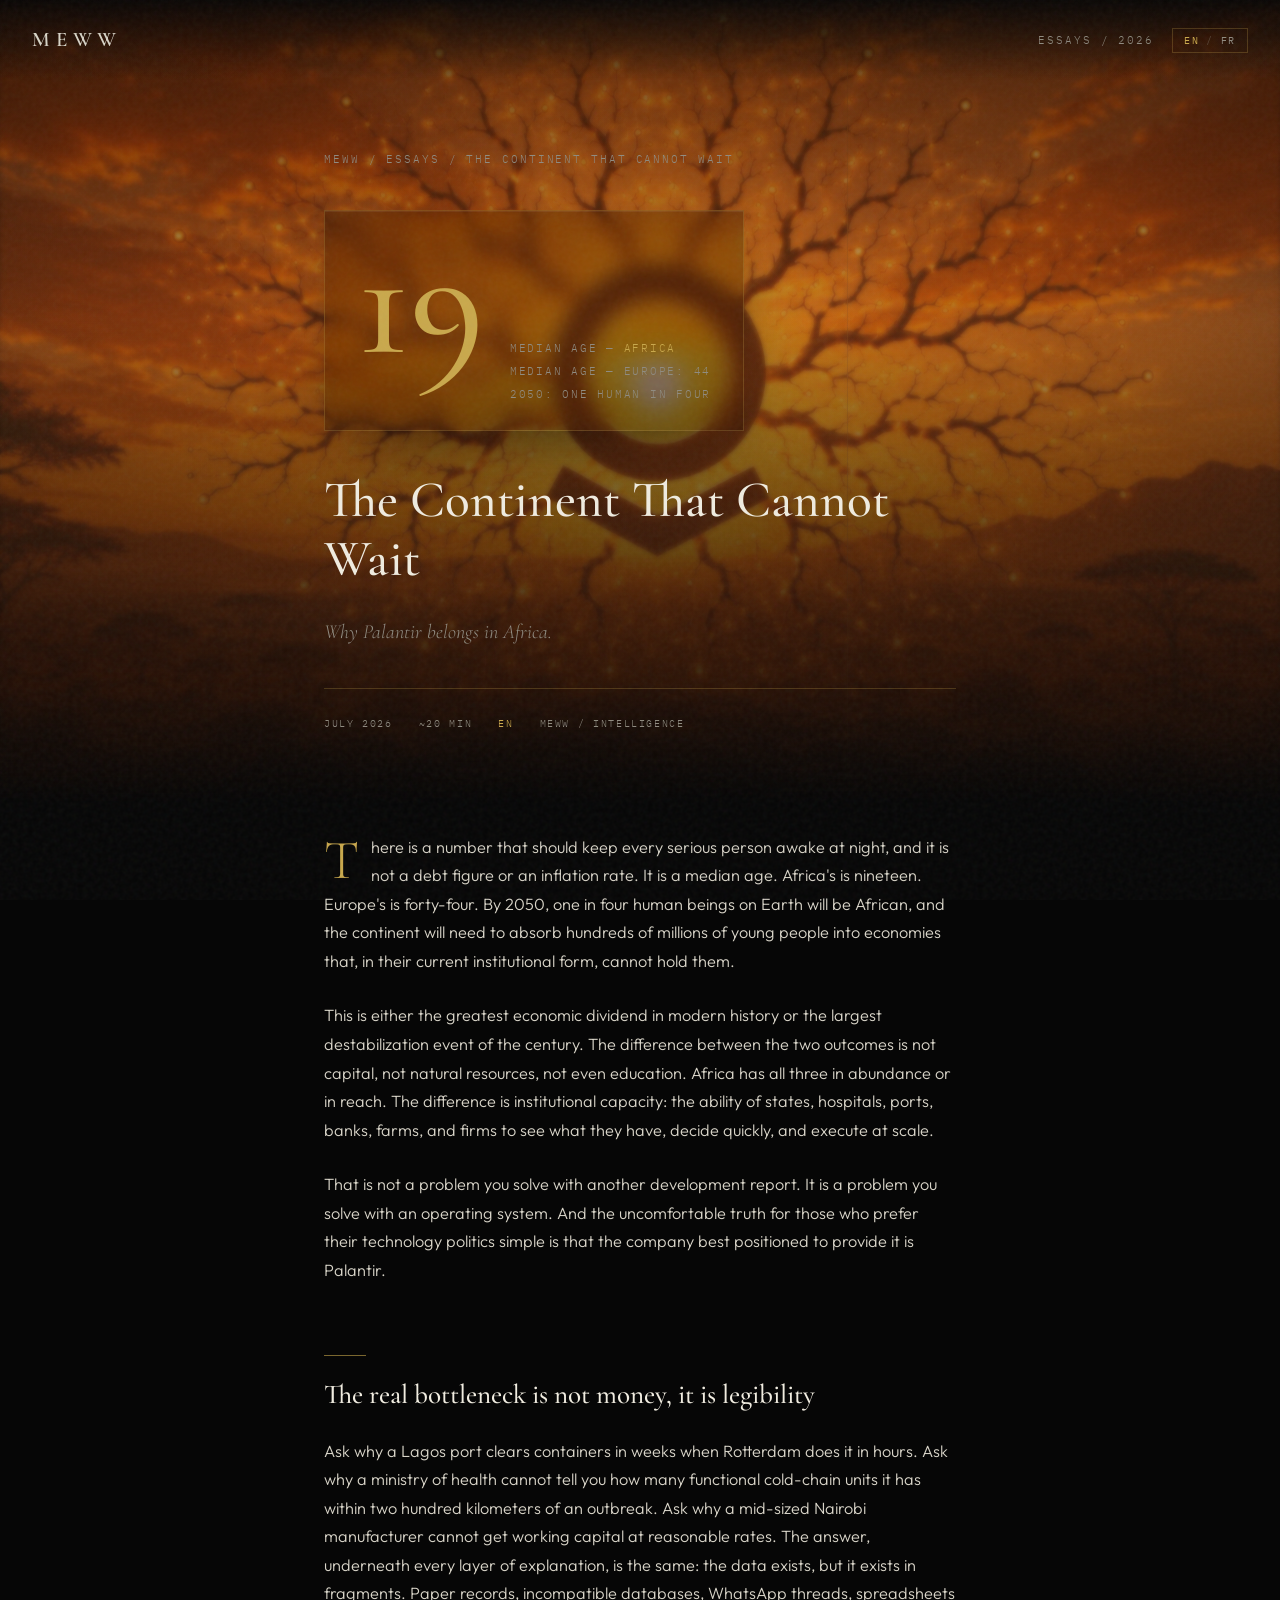
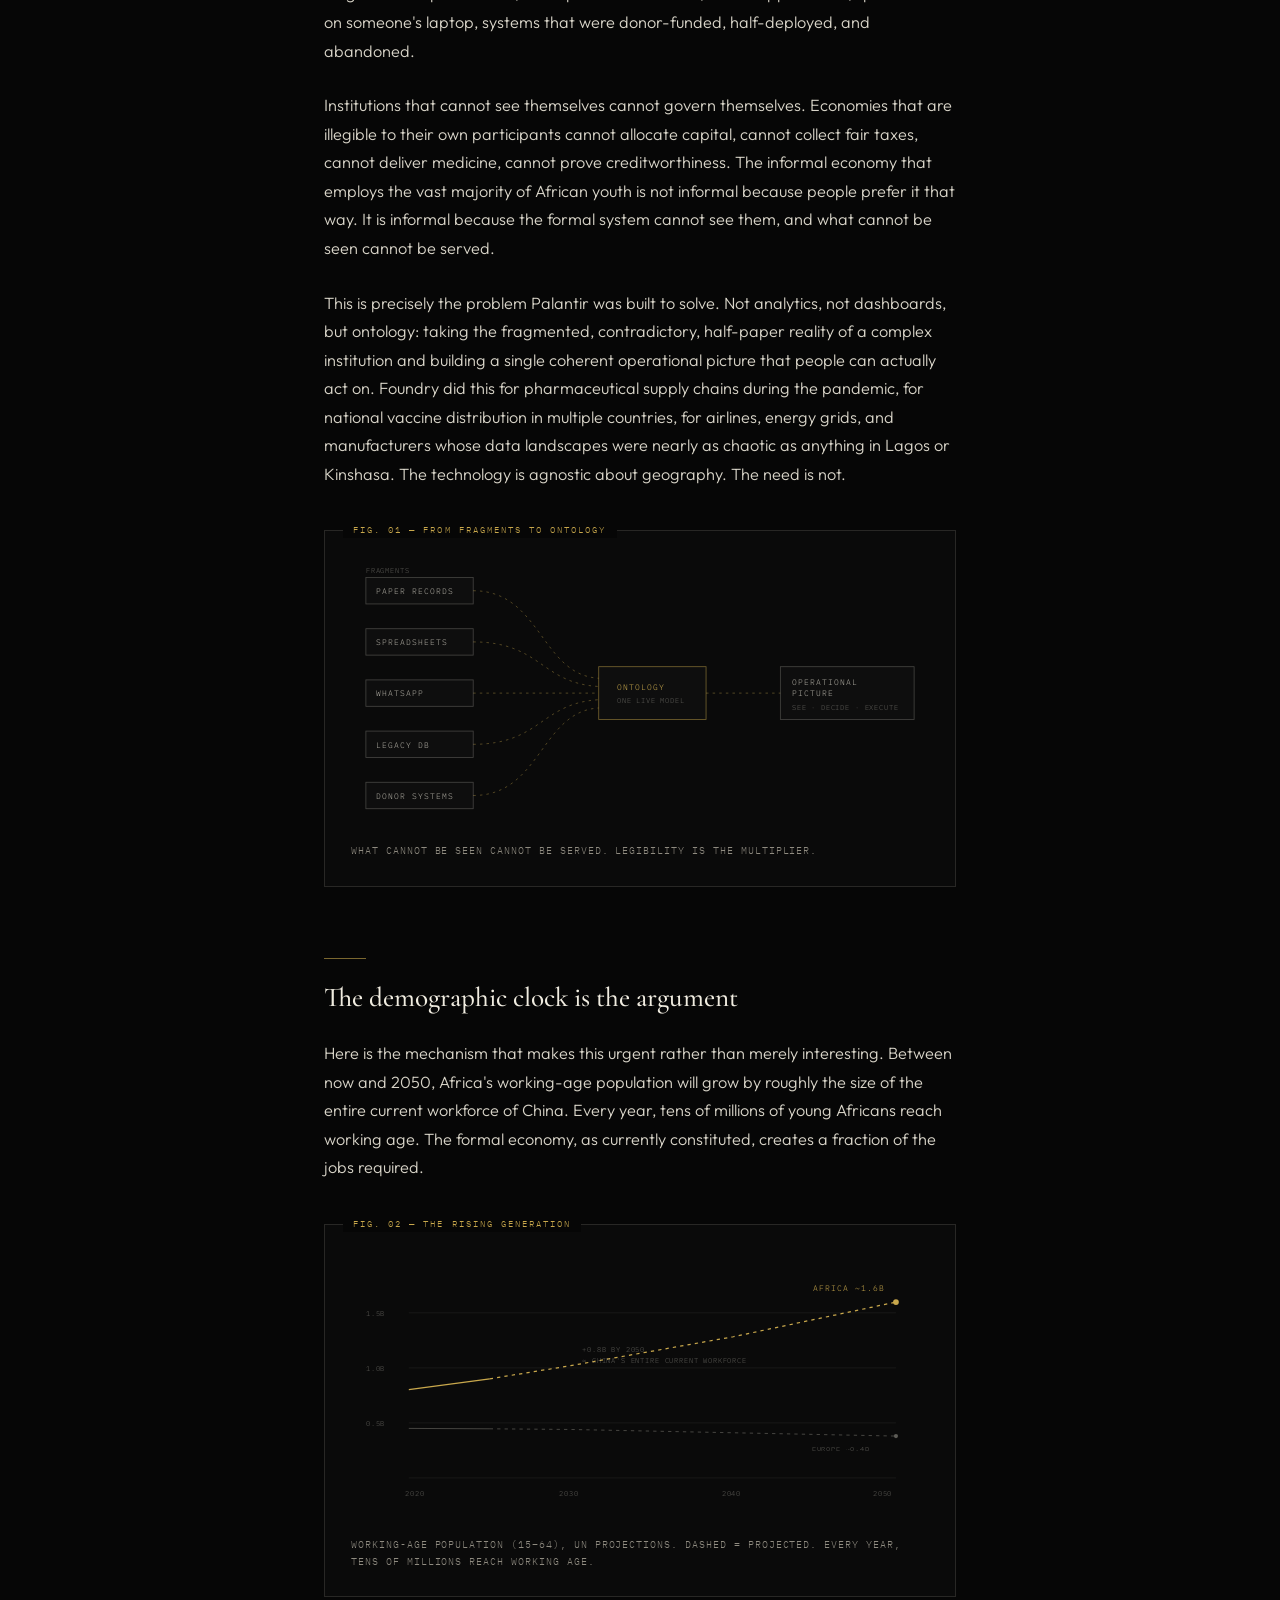
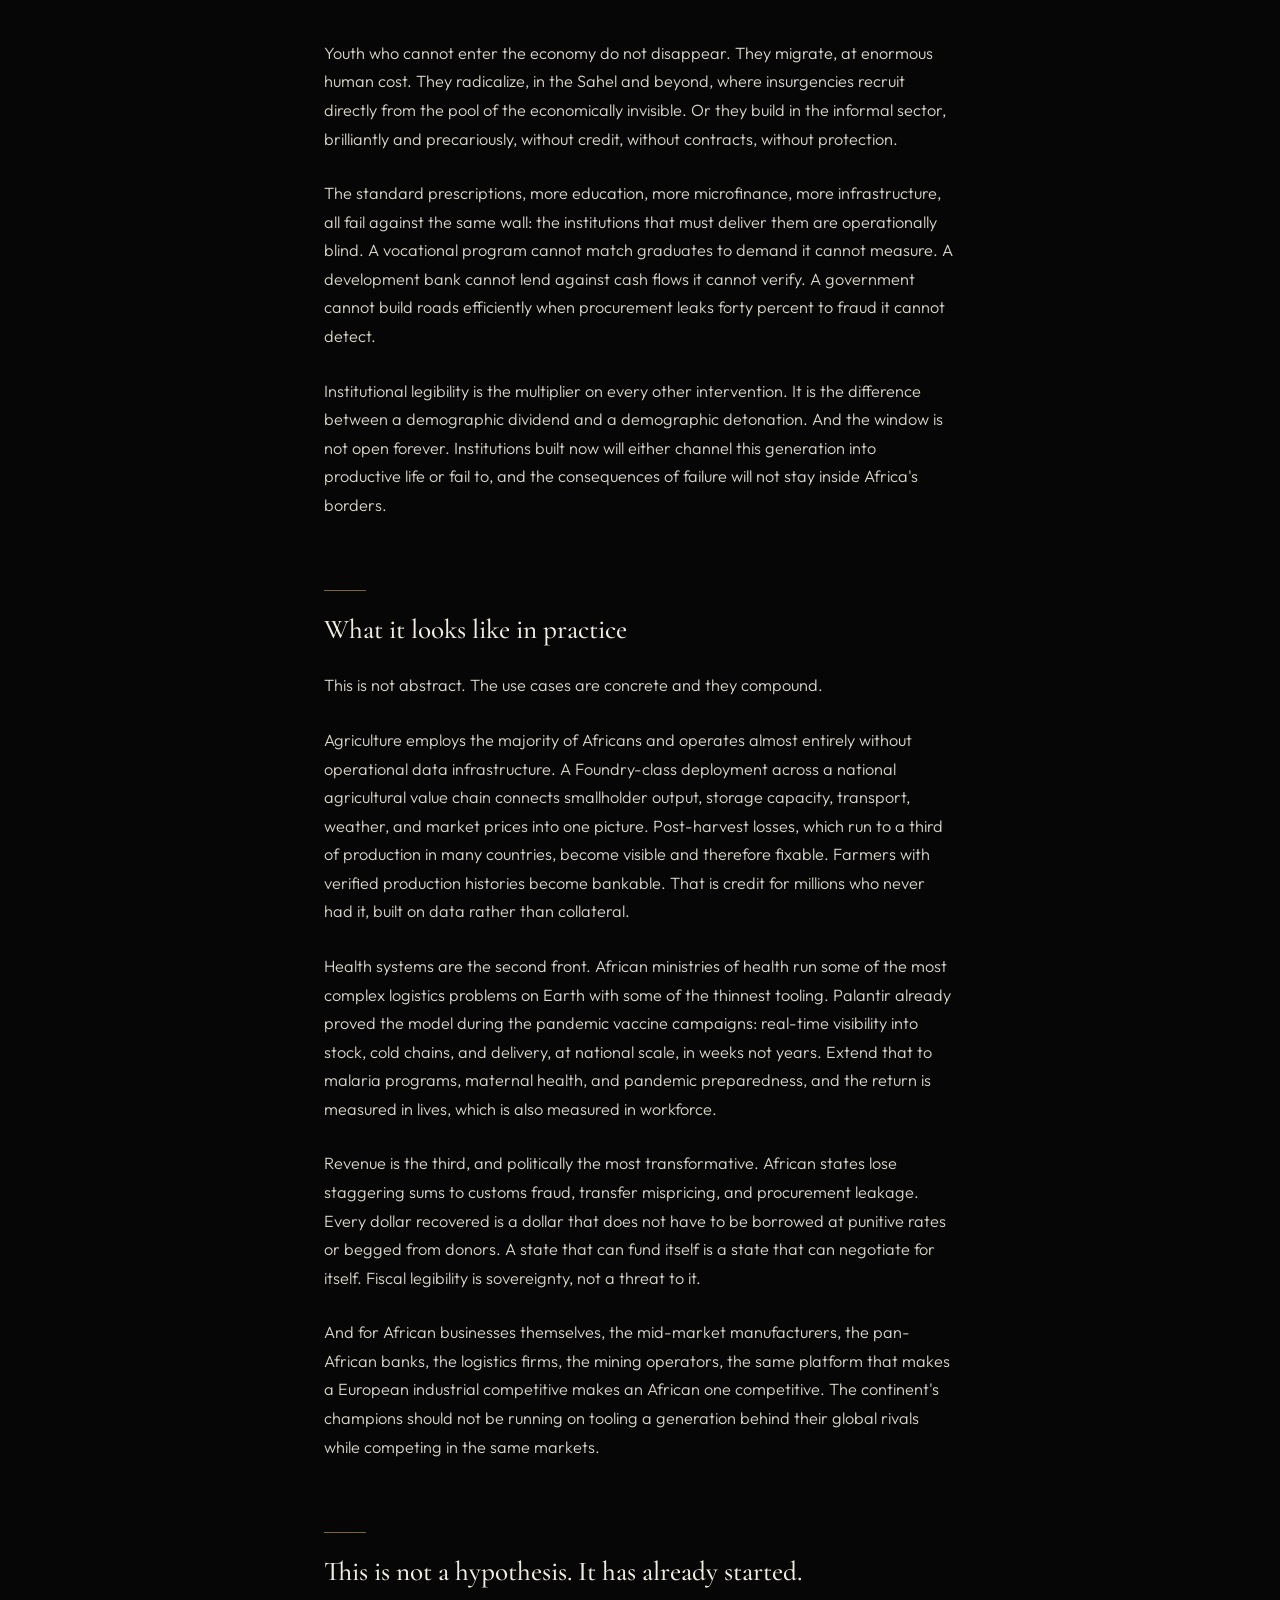
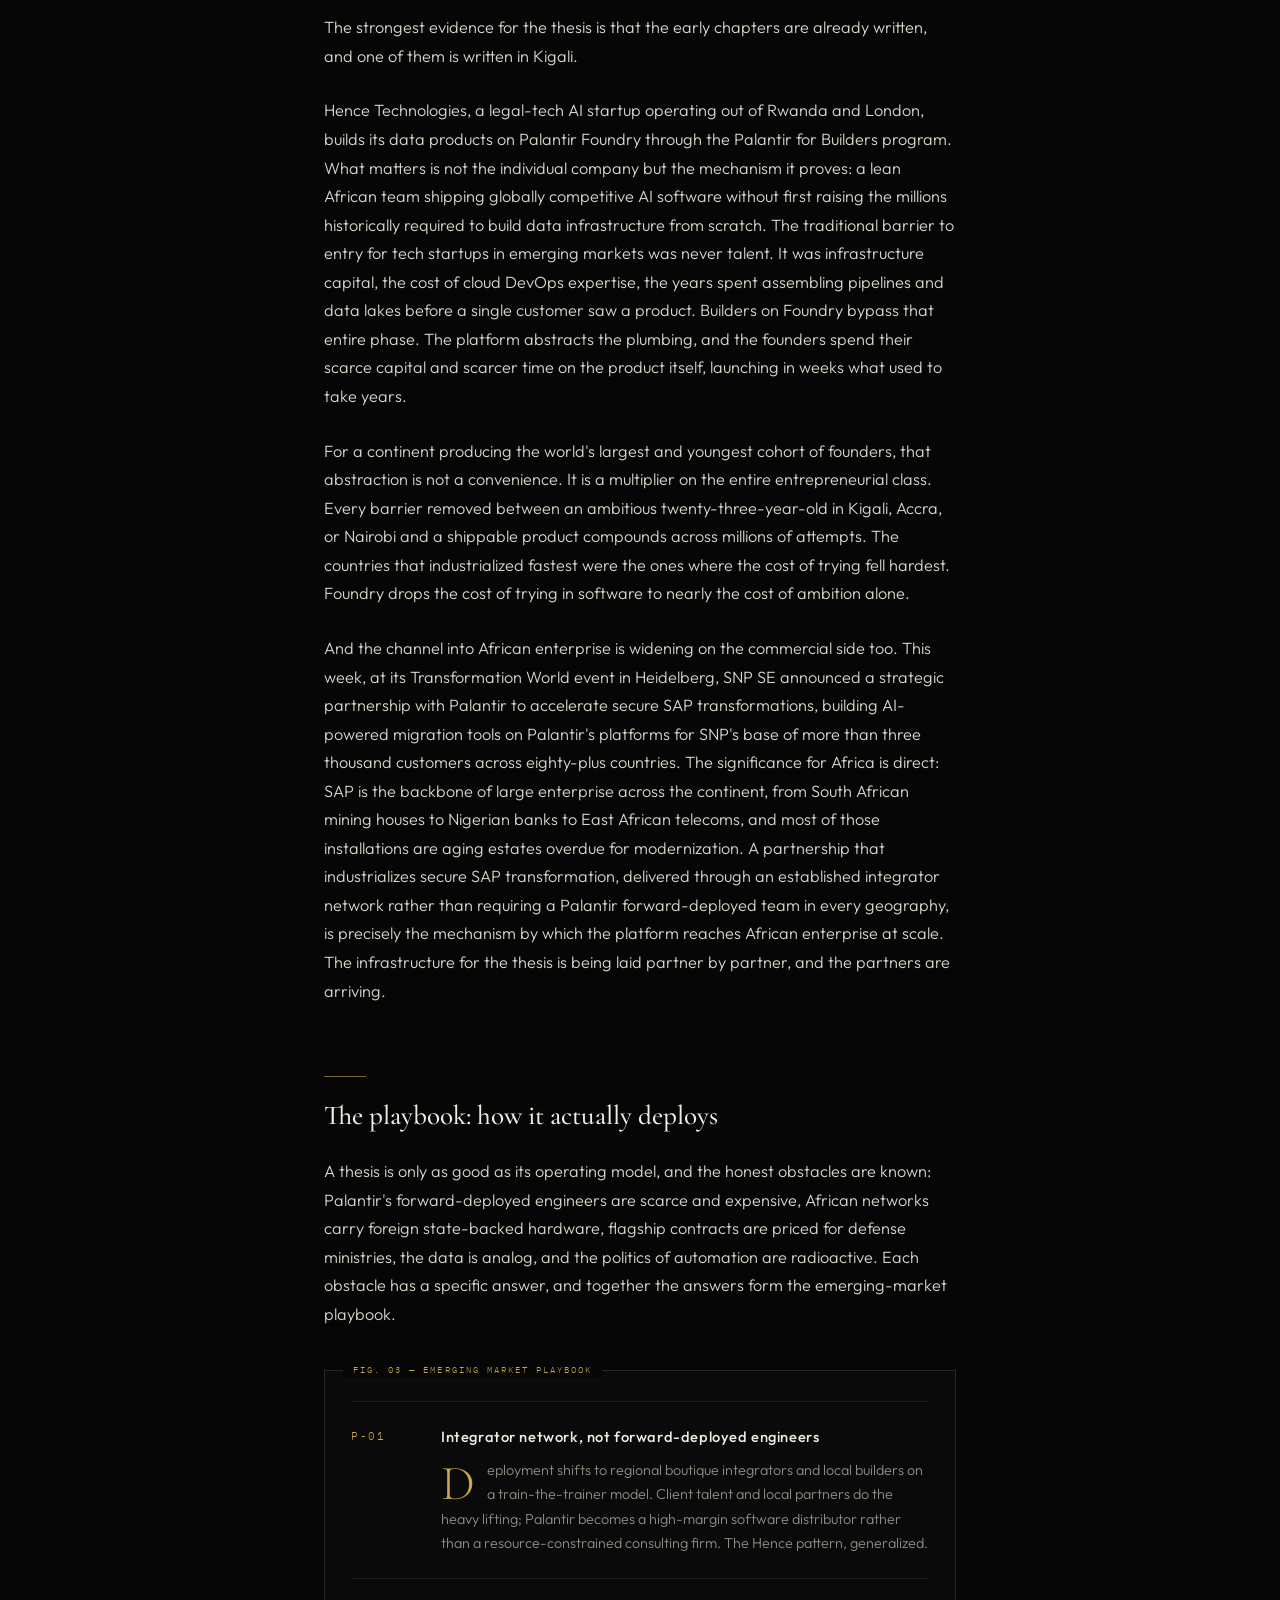
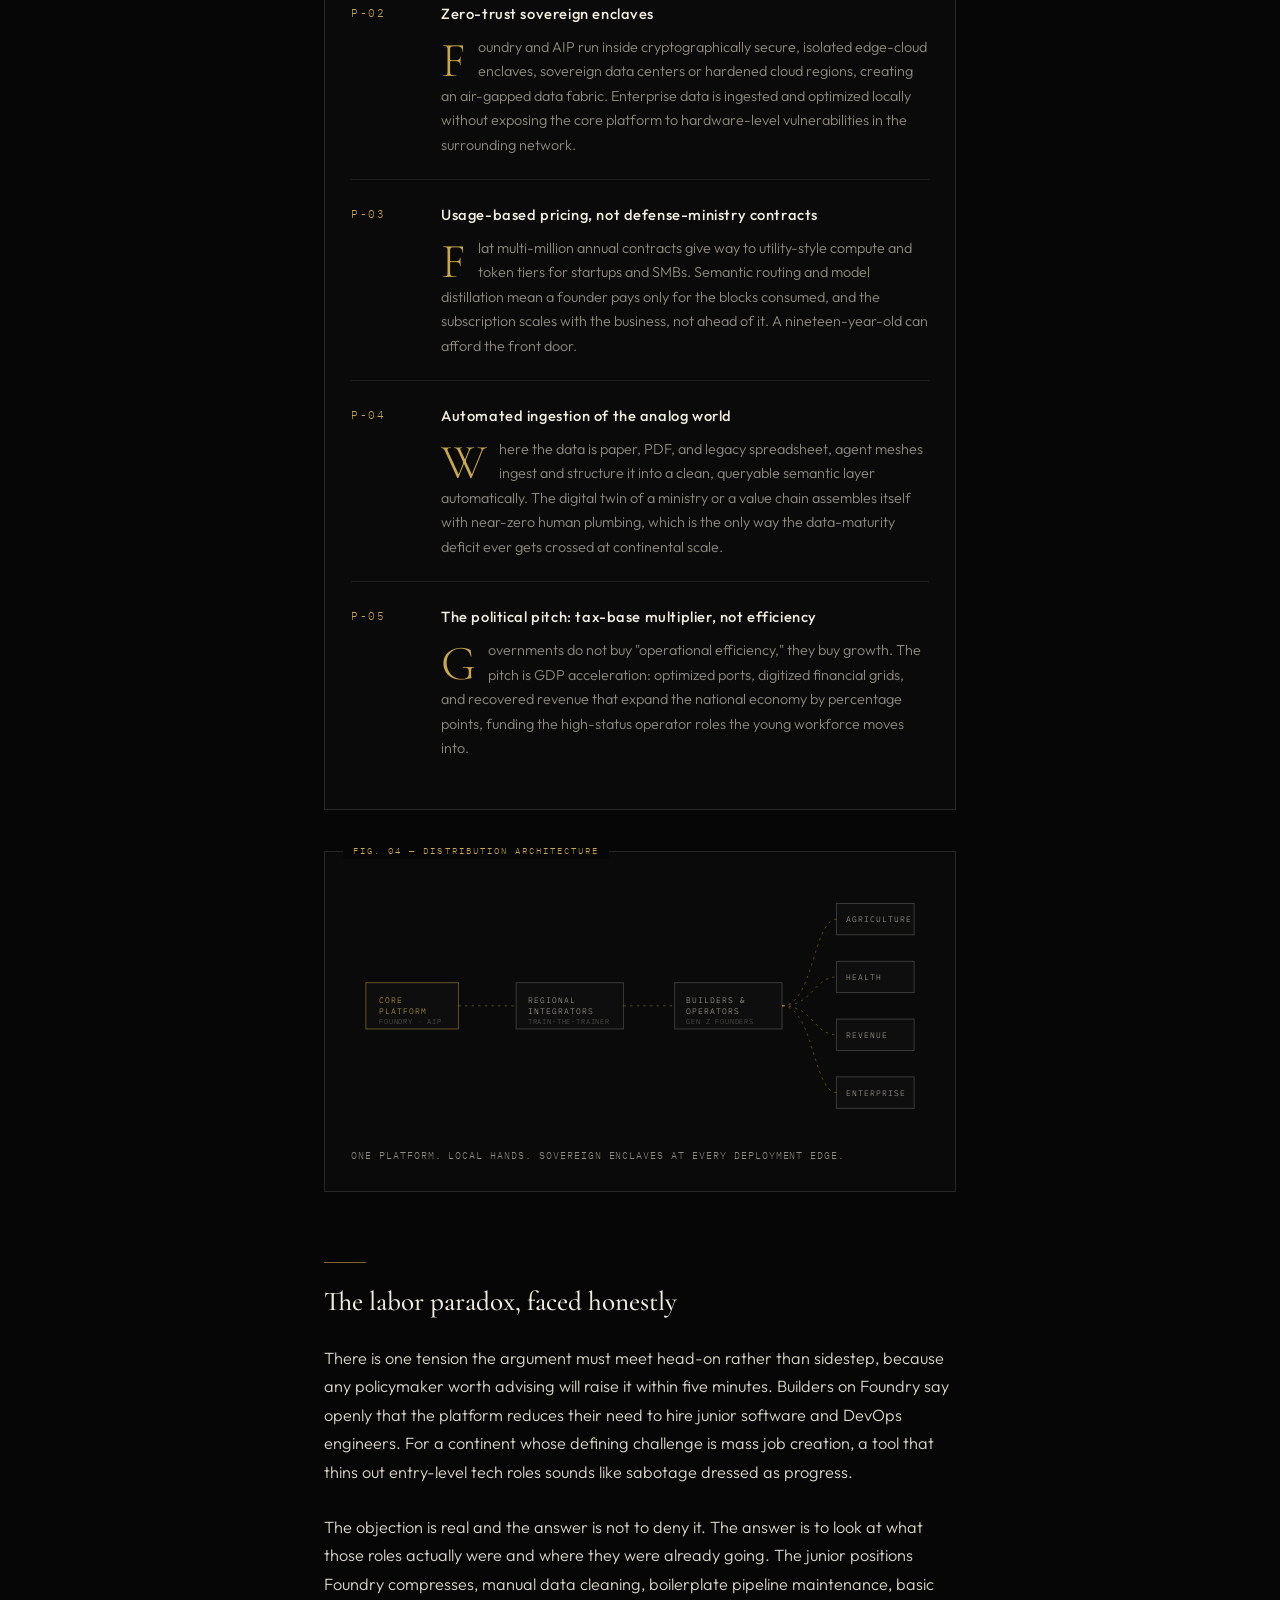
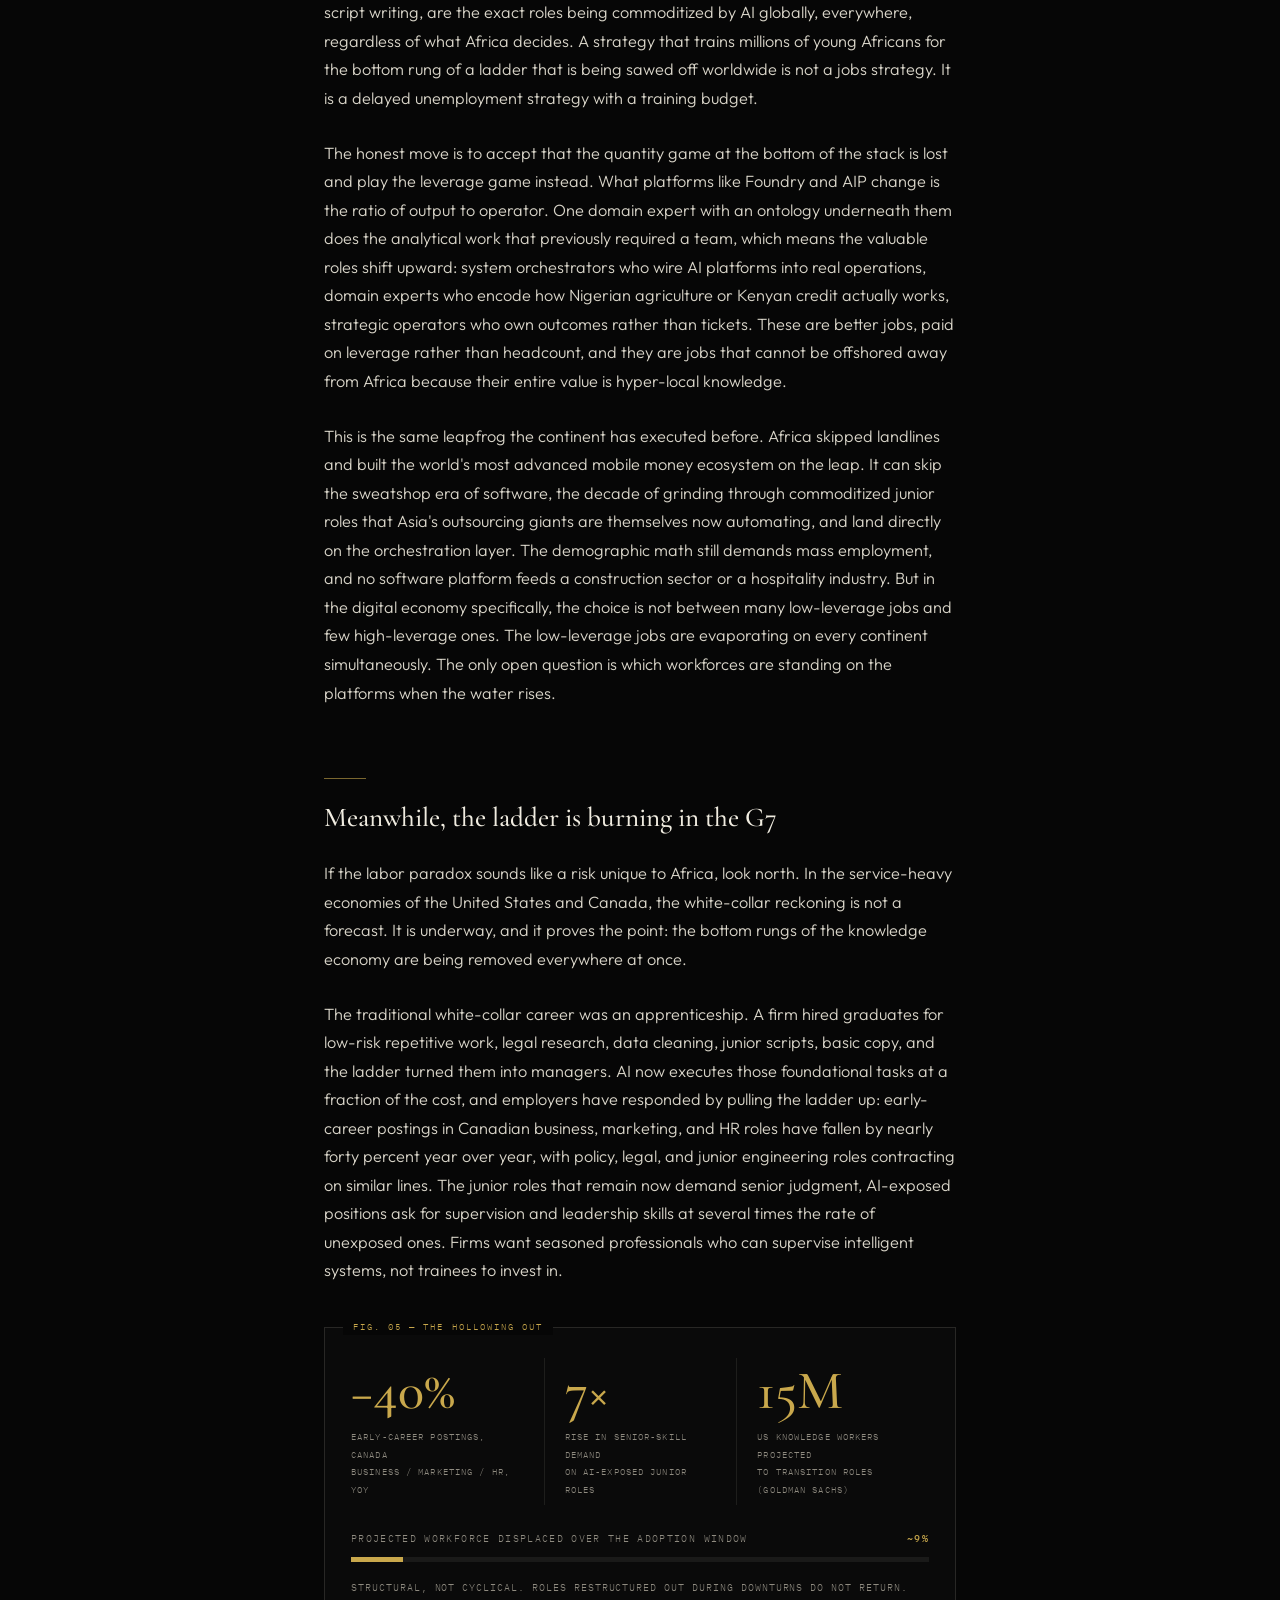
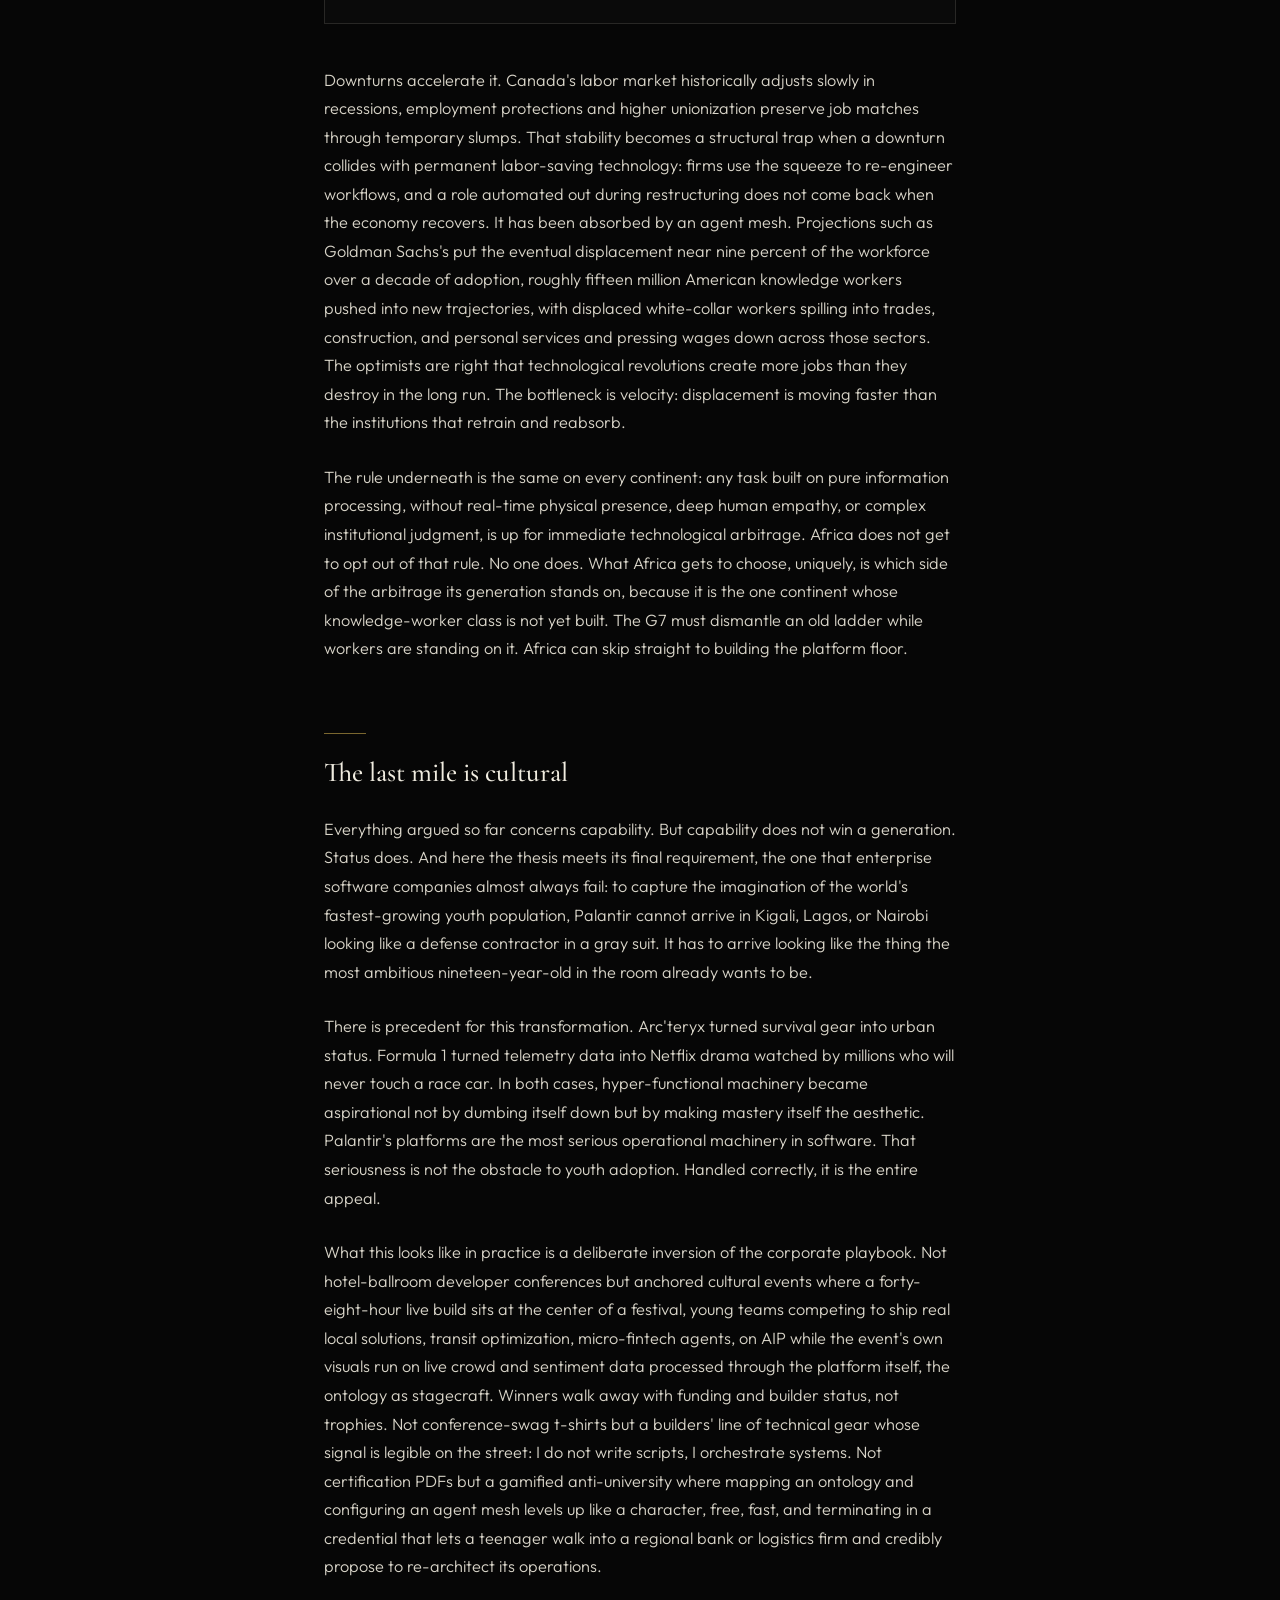
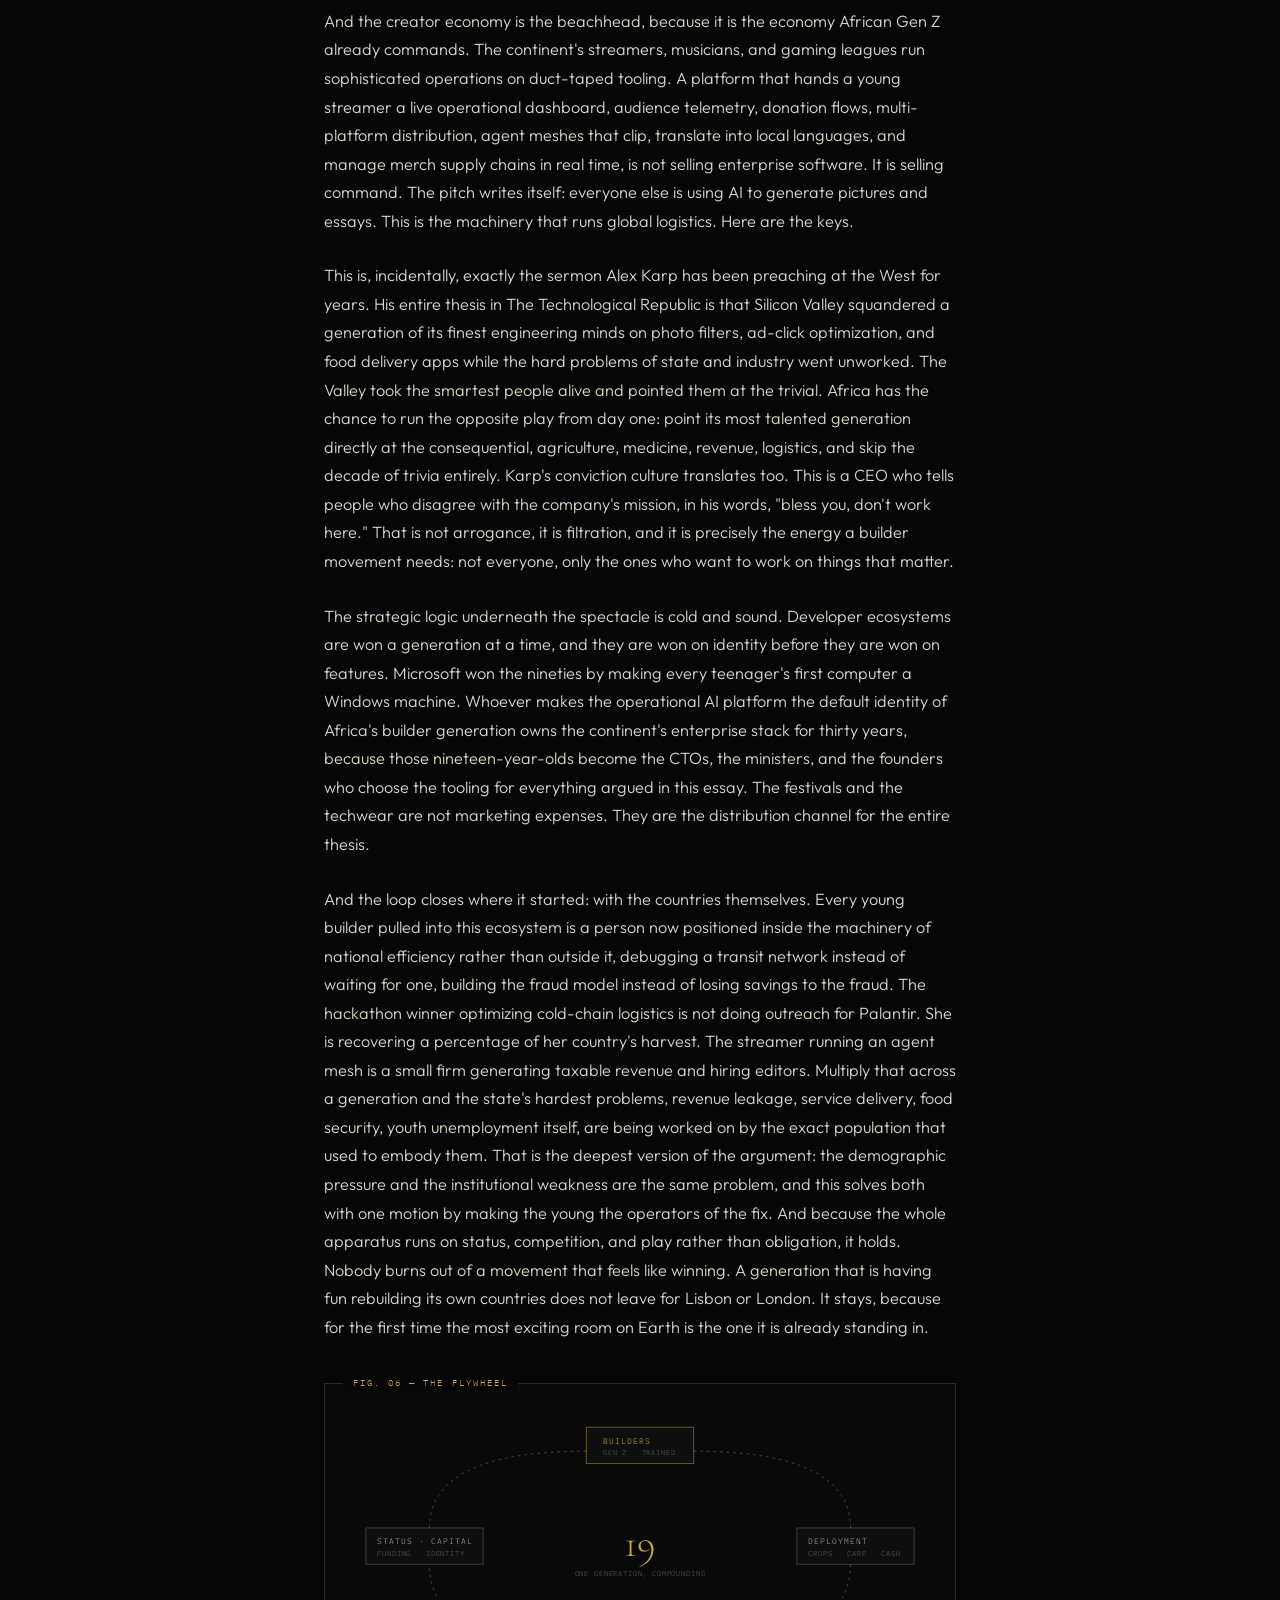
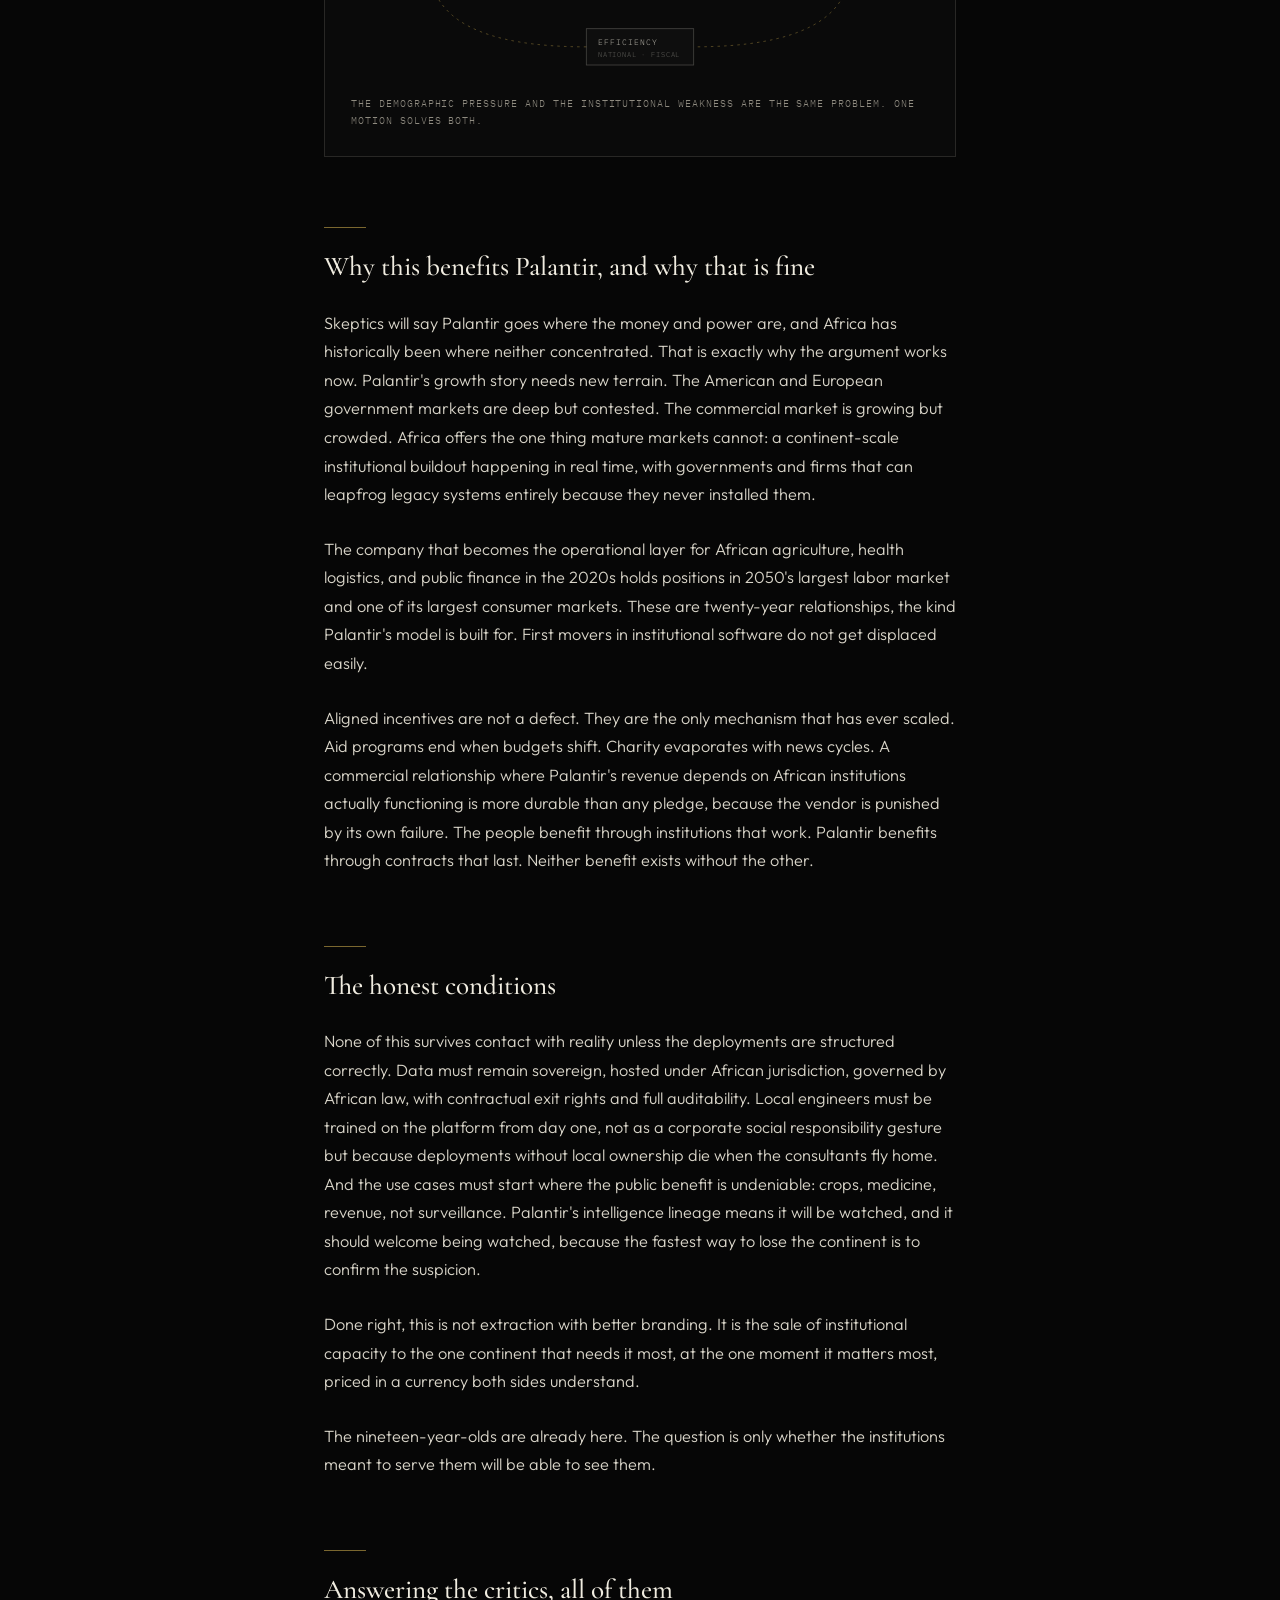
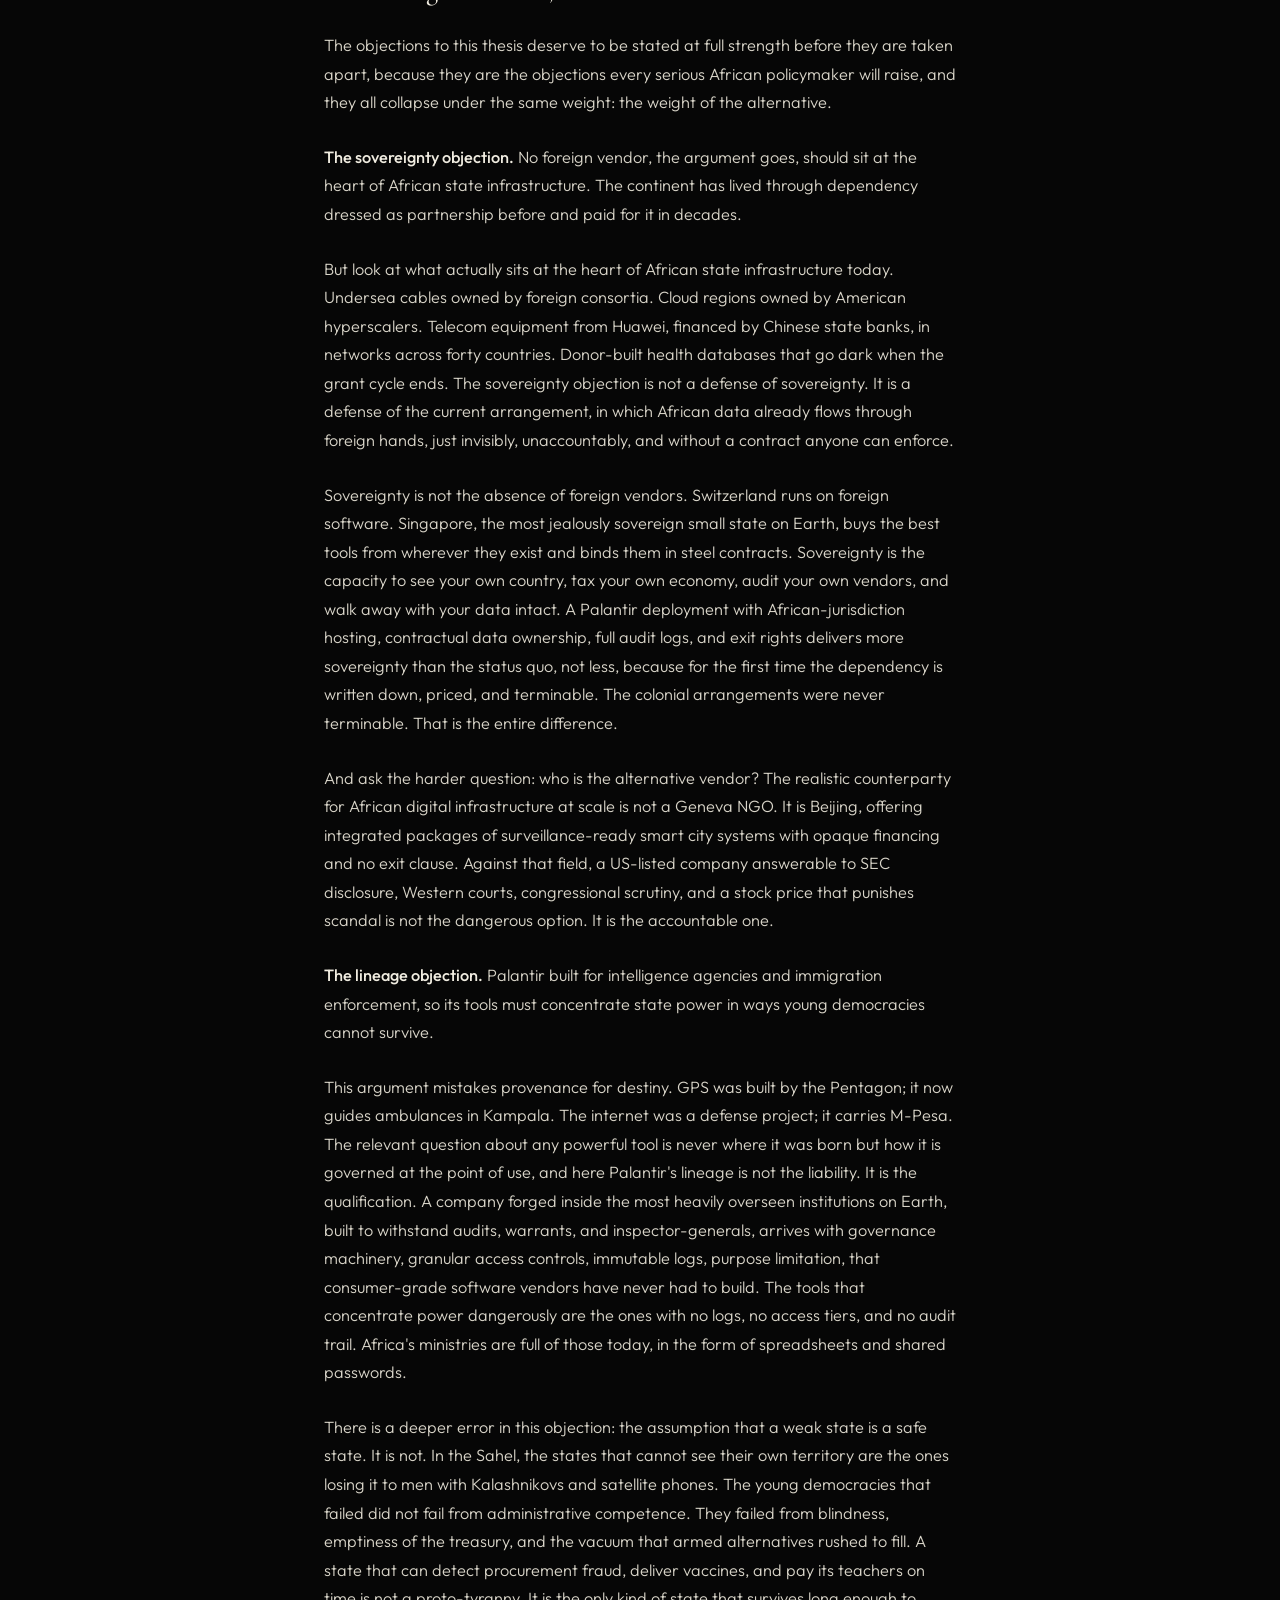
<file: the-continent-that-cannot-wait.html>
<!DOCTYPE html>
<html lang="en">
<head>
<meta charset="UTF-8">
<meta name="viewport" content="width=device-width, initial-scale=1.0">
<title>The Continent That Cannot Wait — Meww</title>
<meta name="description" content="Why Palantir belongs in Africa. The demographic clock, institutional legibility, and the generation that will run the fix.">
<meta property="og:title" content="The Continent That Cannot Wait: Why Palantir Belongs in Africa">
<meta property="og:description" content="Africa's median age is nineteen. The difference between dividend and detonation is institutional capacity. An essay on the operating system the moment demands.">
<meta property="og:type" content="article">
<meta property="og:url" content="https://meww.ac/the-continent-that-cannot-wait">
<meta property="og:site_name" content="Meww">
<meta property="og:image" content="https://meww.ac/continent-hero.jpg">
<meta property="og:image:secure_url" content="https://meww.ac/continent-hero.jpg">
<meta property="og:image:type" content="image/jpeg">
<meta property="og:image:width" content="1536">
<meta property="og:image:height" content="1024">
<meta property="og:image:alt" content="An African savanna at sunset with a glowing network-tree behind the Meww mark.">
<meta name="twitter:card" content="summary_large_image">
<meta name="twitter:title" content="The Continent That Cannot Wait: Why Palantir Belongs in Africa">
<meta name="twitter:description" content="Africa's median age is nineteen. The difference between dividend and detonation is institutional capacity.">
<meta name="twitter:image" content="https://meww.ac/continent-hero.jpg">
<link rel="preconnect" href="https://fonts.googleapis.com">
<link rel="preconnect" href="https://fonts.gstatic.com" crossorigin>
<link href="https://fonts.googleapis.com/css2?family=Cormorant+Garamond:ital,wght@0,400;0,500;0,600;1,400;1,500&family=Outfit:wght@300;400;500&family=IBM+Plex+Mono:wght@400;500&display=swap" rel="stylesheet">
<style>
  :root {
    --black: #060606;
    --gold: #c9a84c;
    --ink: #d8d4c8;
    --ink-dim: #8f8b80;
    --hairline: rgba(201, 168, 76, 0.25);
  }
  * { margin: 0; padding: 0; box-sizing: border-box; }
  html { scroll-behavior: smooth; }
  body {
    background: var(--black);
    color: var(--ink);
    font-family: 'Outfit', sans-serif;
    font-weight: 300;
    line-height: 1.75;
    -webkit-font-smoothing: antialiased;
    overflow-x: hidden;
  }

  /* Grain overlay */
  body::after {
    content: '';
    position: fixed;
    inset: 0;
    pointer-events: none;
    z-index: 999;
    opacity: 0.05;
    background-image: url("data:image/svg+xml,%3Csvg viewBox='0 0 200 200' xmlns='http://www.w3.org/2000/svg'%3E%3Cfilter id='n'%3E%3CfeTurbulence type='fractalNoise' baseFrequency='0.9' numOctaves='2'/%3E%3C/filter%3E%3Crect width='100%25' height='100%25' filter='url(%23n)'/%3E%3C/svg%3E");
  }

  /* Loader */
  .loader {
    position: fixed;
    top: 0; left: 0;
    height: 2px;
    width: 0;
    background: var(--gold);
    z-index: 1000;
    animation: load 1.1s ease-out forwards;
  }
  @keyframes load { to { width: 100%; opacity: 0; } }

  /* Nav */
  nav {
    position: fixed;
    top: 0; left: 0; right: 0;
    display: flex;
    justify-content: space-between;
    align-items: center;
    padding: 22px 32px;
    background: linear-gradient(to bottom, rgba(6,6,6,0.92), rgba(6,6,6,0));
    z-index: 100;
  }
  nav a.wordmark {
    font-family: 'Cormorant Garamond', serif;
    font-weight: 600;
    font-size: 1.3rem;
    letter-spacing: 0.28em;
    color: var(--ink);
    text-decoration: none;
    transition: color 0.4s;
  }
  nav a.wordmark:hover { color: var(--gold); }
  nav .tag {
    font-family: 'IBM Plex Mono', monospace;
    font-size: 0.66rem;
    letter-spacing: 0.18em;
    color: var(--ink-dim);
    text-transform: uppercase;
  }
  .nav-right { display: flex; align-items: center; gap: 18px; }
  .lang-toggle {
    display: inline-flex;
    align-items: center;
    gap: 7px;
    background: none;
    border: 1px solid var(--hairline);
    padding: 5px 11px;
    cursor: pointer;
    font-family: 'IBM Plex Mono', monospace;
    font-size: 0.62rem;
    letter-spacing: 0.16em;
    color: var(--ink-dim);
    text-transform: uppercase;
    transition: border-color 0.4s;
  }
  .lang-toggle:hover { border-color: rgba(201, 168, 76, 0.5); }
  .lang-toggle .l-sep { opacity: 0.4; }
  .lang-toggle .active { color: var(--gold); }
  @media (max-width: 480px) { nav .tag { display: none; } }

  /* Layout */
  .wrap {
    max-width: 680px;
    margin: 0 auto;
    padding: 0 24px;
  }

  /* Hero */
  header {
    padding: 150px 0 70px;
    text-align: left;
    position: relative;
  }
  /* Full-bleed atmospheric backdrop behind the hero */
  .hero-bg {
    position: absolute;
    top: 0; bottom: 0;
    left: 50%;
    transform: translateX(-50%);
    width: 100vw;
    z-index: 0;
    overflow: hidden;
    isolation: isolate;
    pointer-events: none;
  }
  .hero-bg-img {
    position: absolute;
    inset: 0;
    background: url("continent-hero.jpg") center 26% / cover no-repeat;
    opacity: 0.55;
    filter: saturate(1.12) brightness(1.03) contrast(1.02);
    animation: heroDrift 44s ease-in-out infinite alternate;
    transform-origin: center 30%;
    will-change: transform;
  }
  @keyframes heroDrift {
    from { transform: scale(1.05) translateY(0); }
    to   { transform: scale(1.11) translateY(-12px); }
  }
  /* Warm color grade: light orange, amber toward the base */
  .hero-bg-tint {
    position: absolute;
    inset: 0;
    background: linear-gradient(to bottom,
      #d1741f 0%,
      #e79246 48%,
      #f2ac63 100%);
    mix-blend-mode: soft-light;
    opacity: 0.55;
  }
  .hero-bg-glass {
    position: absolute;
    inset: 0;
    backdrop-filter: blur(2.5px) saturate(1.08);
    -webkit-backdrop-filter: blur(2.5px) saturate(1.08);
    background:
      linear-gradient(to bottom,
        rgba(30,13,3,0.50) 0%,
        rgba(62,28,9,0.16) 40%,
        rgba(20,8,3,0.72) 84%,
        var(--black) 100%),
      radial-gradient(135% 92% at 50% 30%, rgba(80,34,10,0) 0%, rgba(16,6,2,0.48) 80%);
  }
  /* Keep hero content above the backdrop */
  header > *:not(.hero-bg) { position: relative; z-index: 1; }
  .crumb {
    font-family: 'IBM Plex Mono', monospace;
    font-size: 0.66rem;
    letter-spacing: 0.18em;
    color: var(--ink-dim);
    text-transform: uppercase;
    margin-bottom: 42px;
  }
  .crumb a { color: var(--ink-dim); text-decoration: none; transition: color 0.4s; }
  .crumb a:hover { color: var(--gold); }

  /* Signature: the median age */
  .median {
    display: inline-flex;
    align-items: baseline;
    gap: 26px;
    max-width: 100%;
    margin-bottom: 40px;
    padding: 22px 32px 24px;
    background: rgba(16,12,7,0.30);
    border: 1px solid var(--hairline);
    backdrop-filter: blur(10px) saturate(1.18);
    -webkit-backdrop-filter: blur(10px) saturate(1.18);
    box-shadow:
      0 24px 70px -24px rgba(0,0,0,0.75),
      inset 0 1px 0 rgba(255,255,255,0.06);
  }
  .median .nineteen {
    font-family: 'Cormorant Garamond', serif;
    font-weight: 500;
    font-size: clamp(6rem, 18vw, 10rem);
    line-height: 0.85;
    color: var(--gold);
    text-shadow: 0 0 60px rgba(201,168,76,0.25);
    animation: breathe 5s ease-in-out infinite;
  }
  @keyframes breathe {
    0%, 100% { text-shadow: 0 0 40px rgba(201,168,76,0.15); }
    50% { text-shadow: 0 0 80px rgba(201,168,76,0.35); }
  }
  .median .legend {
    font-family: 'IBM Plex Mono', monospace;
    font-size: 0.68rem;
    letter-spacing: 0.16em;
    text-transform: uppercase;
    color: var(--ink-dim);
    line-height: 2.1;
  }
  .median .legend em { color: var(--gold); font-style: normal; }

  h1 {
    font-family: 'Cormorant Garamond', serif;
    font-weight: 500;
    font-size: clamp(2.1rem, 5.5vw, 3.2rem);
    line-height: 1.15;
    color: #f0ece0;
    margin-bottom: 26px;
  }
  .subtitle {
    font-family: 'Cormorant Garamond', serif;
    font-style: italic;
    font-size: 1.25rem;
    color: var(--ink-dim);
    margin-bottom: 38px;
  }
  .meta {
    display: flex;
    flex-wrap: wrap;
    gap: 26px;
    font-family: 'IBM Plex Mono', monospace;
    font-size: 0.64rem;
    letter-spacing: 0.16em;
    text-transform: uppercase;
    color: var(--ink-dim);
    padding-top: 26px;
    border-top: 1px solid var(--hairline);
  }
  .meta span em { color: var(--gold); font-style: normal; }

  /* Article */
  article { padding: 30px 0 60px; }
  article p {
    margin-bottom: 1.6em;
    font-size: 1.02rem;
  }
  article p:first-of-type::first-letter {
    font-family: 'Cormorant Garamond', serif;
    font-size: 3.4em;
    line-height: 0.8;
    float: left;
    padding-right: 12px;
    padding-top: 6px;
    color: var(--gold);
  }
  article h2 {
    font-family: 'Cormorant Garamond', serif;
    font-weight: 500;
    font-size: 1.7rem;
    color: #f0ece0;
    margin: 2.6em 0 0.9em;
    line-height: 1.25;
  }
  article h2::before {
    content: '';
    display: block;
    width: 42px;
    height: 1px;
    background: var(--gold);
    margin-bottom: 22px;
    opacity: 0.6;
  }
  article strong { font-weight: 500; color: #f0ece0; }
  article em { color: var(--ink); }
  .coda {
    margin-top: 3.5em;
    padding-top: 2em;
    border-top: 1px solid var(--hairline);
    font-family: 'Cormorant Garamond', serif;
    font-style: italic;
    font-size: 1.08rem;
    color: var(--ink-dim);
    line-height: 1.8;
  }

  /* Technical figures — Palantir-style linework */
  .fig {
    margin: 2.6em 0;
    border: 1px solid rgba(216,212,200,0.14);
    padding: 30px 26px 26px;
    position: relative;
    background: rgba(255,255,255,0.014);
  }
  .fig .fig-label {
    position: absolute;
    top: -9px;
    left: 18px;
    background: var(--black);
    padding: 0 10px;
    font-family: 'IBM Plex Mono', monospace;
    font-size: 0.58rem;
    letter-spacing: 0.22em;
    text-transform: uppercase;
    color: var(--gold);
  }
  .fig .fig-note {
    margin-top: 18px;
    font-family: 'IBM Plex Mono', monospace;
    font-size: 0.6rem;
    letter-spacing: 0.1em;
    color: var(--ink-dim);
    text-transform: uppercase;
  }

  /* Spec cards (playbook) */
  .spec {
    display: grid;
    grid-template-columns: 70px 1fr;
    gap: 20px;
    padding: 22px 0;
    border-top: 1px solid rgba(216,212,200,0.1);
  }
  .spec:first-of-type { border-top: none; padding-top: 4px; }
  .spec .id {
    font-family: 'IBM Plex Mono', monospace;
    font-size: 0.68rem;
    letter-spacing: 0.14em;
    color: var(--gold);
    padding-top: 3px;
  }
  .spec h3 {
    font-family: 'Outfit', sans-serif;
    font-weight: 500;
    font-size: 0.92rem;
    letter-spacing: 0.04em;
    color: #f0ece0;
    margin-bottom: 8px;
  }
  .spec p {
    font-size: 0.9rem;
    line-height: 1.7;
    color: var(--ink-dim);
    margin: 0;
  }

  /* Stat triptych */
  .stats {
    display: grid;
    grid-template-columns: repeat(3, 1fr);
    gap: 0;
  }
  .stats .stat {
    padding: 6px 20px;
    border-left: 1px solid rgba(216,212,200,0.1);
  }
  .stats .stat:first-child { border-left: none; padding-left: 0; }
  .stats .num {
    font-family: 'Cormorant Garamond', serif;
    font-weight: 500;
    font-size: clamp(2.2rem, 6vw, 3.4rem);
    line-height: 1;
    color: var(--gold);
  }
  .stats .cap {
    margin-top: 10px;
    font-family: 'IBM Plex Mono', monospace;
    font-size: 0.58rem;
    letter-spacing: 0.12em;
    text-transform: uppercase;
    color: var(--ink-dim);
    line-height: 1.9;
  }
  @media (max-width: 560px) {
    .stats { grid-template-columns: 1fr; }
    .stats .stat { border-left: none; padding: 14px 0; border-top: 1px solid rgba(216,212,200,0.1); }
    .stats .stat:first-child { border-top: none; }
  }

  /* Single measure bar */
  .measure { margin-top: 26px; }
  .measure .m-head {
    display: flex;
    justify-content: space-between;
    font-family: 'IBM Plex Mono', monospace;
    font-size: 0.6rem;
    letter-spacing: 0.14em;
    text-transform: uppercase;
    color: var(--ink-dim);
    margin-bottom: 10px;
  }
  .measure .m-head b { color: var(--gold); font-weight: 500; }
  .measure .bar {
    height: 5px;
    background: rgba(216,212,200,0.08);
    position: relative;
    overflow: hidden;
  }
  .measure .bar i {
    position: absolute;
    top: 0; left: 0; bottom: 0;
    width: 0;
    background: var(--gold);
    transition: width 1.6s cubic-bezier(0.2, 0.8, 0.2, 1) 0.3s;
  }
  .in .measure .bar i, .measure.in .bar i { width: var(--w); }

  /* Flow diagram */
  .flow svg { width: 100%; height: auto; display: block; }
  .flow text {
    font-family: 'IBM Plex Mono', monospace;
    font-size: 10px;
    letter-spacing: 0.12em;
    fill: rgba(216,212,200,0.8);
  }
  .flow text.t-gold { fill: var(--gold); }
  .flow text.t-dim { fill: rgba(216,212,200,0.4); font-size: 8.5px; }
  .flow rect {
    fill: rgba(255,255,255,0.015);
    stroke: rgba(216,212,200,0.28);
    stroke-width: 1;
  }
  .flow rect.n-gold { stroke: rgba(201,168,76,0.55); }
  .flow line, .flow path.wire {
    stroke: rgba(201,168,76,0.45);
    stroke-width: 1;
    fill: none;
    stroke-dasharray: 3 5;
    animation: wire 26s linear infinite;
  }
  .flow path.solid-gold {
    stroke: var(--gold);
    stroke-width: 1.5;
    fill: none;
  }
  .flow path.proj-gold {
    stroke: var(--gold);
    stroke-width: 1.5;
    fill: none;
    stroke-dasharray: 4 5;
    animation: wire 26s linear infinite;
  }
  .flow path.solid-dim {
    stroke: rgba(216,212,200,0.35);
    stroke-width: 1;
    fill: none;
  }
  .flow path.proj-dim {
    stroke: rgba(216,212,200,0.35);
    stroke-width: 1;
    fill: none;
    stroke-dasharray: 4 5;
    animation: wire 26s linear infinite;
  }
  .flow line.grid {
    stroke: rgba(216,212,200,0.08);
    stroke-dasharray: none;
    animation: none;
  }
  .flow circle.dot { fill: var(--gold); }
  .flow circle.dot-dim { fill: rgba(216,212,200,0.4); }
  @keyframes wire { to { stroke-dashoffset: -520; } }
  @media (prefers-reduced-motion: reduce) {
    .flow line, .flow path.wire { animation: none; }
    .measure .bar i { transition: none; width: var(--w); }
  }

  /* Reveal */
  .reveal {
    opacity: 0;
    transform: translateY(18px);
    transition: opacity 0.9s ease, transform 0.9s ease;
  }
  .reveal.in { opacity: 1; transform: none; }
  @media (prefers-reduced-motion: reduce) {
    .reveal { opacity: 1; transform: none; transition: none; }
    .median .nineteen { animation: none; }
    .hero-bg-img { animation: none; }
  }

  /* Back link + footer */
  .back {
    display: inline-block;
    margin: 30px 0 70px;
    font-family: 'IBM Plex Mono', monospace;
    font-size: 0.7rem;
    letter-spacing: 0.16em;
    text-transform: uppercase;
    color: var(--ink-dim);
    text-decoration: none;
    transition: color 0.4s;
  }
  .back:hover { color: var(--gold); }
  footer {
    border-top: 1px solid var(--hairline);
    padding: 46px 32px 60px;
    display: flex;
    flex-wrap: wrap;
    justify-content: space-between;
    gap: 18px;
    font-family: 'IBM Plex Mono', monospace;
    font-size: 0.64rem;
    letter-spacing: 0.14em;
    text-transform: uppercase;
    color: var(--ink-dim);
  }
  footer a { color: var(--ink-dim); text-decoration: none; transition: color 0.4s; }
  footer a:hover { color: var(--gold); }
</style>
</head>
<body>
<div class="loader"></div>

<nav>
  <a class="wordmark" href="/">MEWW</a>
  <div class="nav-right">
    <div class="tag">Essays / 2026</div>
    <button class="lang-toggle" id="langToggle" type="button" aria-label="Toggle language, English or French">
      <span class="l-en active">EN</span><span class="l-sep">/</span><span class="l-fr">FR</span>
    </button>
  </div>
</nav>

<div class="wrap">
  <header>
    <div class="hero-bg" aria-hidden="true">
      <div class="hero-bg-img"></div>
      <div class="hero-bg-tint"></div>
      <div class="hero-bg-glass"></div>
    </div>
    <div class="crumb"><a href="/">Meww</a> / Essays / The Continent That Cannot Wait</div>
    <div class="median reveal">
      <div class="nineteen">19</div>
      <div class="legend">Median age — <em>Africa</em><br>Median age — Europe: 44<br>2050: one human in four</div>
    </div>
    <h1 class="reveal">The Continent That Cannot Wait</h1>
    <p class="subtitle reveal">Why Palantir belongs in Africa.</p>
    <div class="meta reveal">
      <span>July 2026</span>
      <span>~20 min</span>
      <span><em>EN</em></span>
      <span>Meww / Intelligence</span>
    </div>
  </header>

  <article>
    <p class="reveal">There is a number that should keep every serious person awake at night, and it is not a debt figure or an inflation rate. It is a median age. Africa's is nineteen. Europe's is forty-four. By 2050, one in four human beings on Earth will be African, and the continent will need to absorb hundreds of millions of young people into economies that, in their current institutional form, cannot hold them.</p>
    <p class="reveal">This is either the greatest economic dividend in modern history or the largest destabilization event of the century. The difference between the two outcomes is not capital, not natural resources, not even education. Africa has all three in abundance or in reach. The difference is institutional capacity: the ability of states, hospitals, ports, banks, farms, and firms to see what they have, decide quickly, and execute at scale.</p>
    <p class="reveal">That is not a problem you solve with another development report. It is a problem you solve with an operating system. And the uncomfortable truth for those who prefer their technology politics simple is that the company best positioned to provide it is Palantir.</p>

    <h2 class="reveal">The real bottleneck is not money, it is legibility</h2>
    <p class="reveal">Ask why a Lagos port clears containers in weeks when Rotterdam does it in hours. Ask why a ministry of health cannot tell you how many functional cold-chain units it has within two hundred kilometers of an outbreak. Ask why a mid-sized Nairobi manufacturer cannot get working capital at reasonable rates. The answer, underneath every layer of explanation, is the same: the data exists, but it exists in fragments. Paper records, incompatible databases, WhatsApp threads, spreadsheets on someone's laptop, systems that were donor-funded, half-deployed, and abandoned.</p>
    <p class="reveal">Institutions that cannot see themselves cannot govern themselves. Economies that are illegible to their own participants cannot allocate capital, cannot collect fair taxes, cannot deliver medicine, cannot prove creditworthiness. The informal economy that employs the vast majority of African youth is not informal because people prefer it that way. It is informal because the formal system cannot see them, and what cannot be seen cannot be served.</p>
    <p class="reveal">This is precisely the problem Palantir was built to solve. Not analytics, not dashboards, but ontology: taking the fragmented, contradictory, half-paper reality of a complex institution and building a single coherent operational picture that people can actually act on. Foundry did this for pharmaceutical supply chains during the pandemic, for national vaccine distribution in multiple countries, for airlines, energy grids, and manufacturers whose data landscapes were nearly as chaotic as anything in Lagos or Kinshasa. The technology is agnostic about geography. The need is not.</p>

    <div class="fig flow reveal">
      <div class="fig-label">Fig. 01 — From Fragments to Ontology</div>
      <svg viewBox="0 0 700 320" xmlns="http://www.w3.org/2000/svg" role="img" aria-label="Diagram: five fragmented data sources converge into an ontology, producing a single operational picture">
        <path class="wire" d="M 148 36 C 230 36, 230 138, 300 142"/>
        <path class="wire" d="M 148 98 C 230 98, 230 148, 300 152"/>
        <path class="wire" d="M 148 160 L 300 160"/>
        <path class="wire" d="M 148 222 C 230 222, 230 172, 300 168"/>
        <path class="wire" d="M 148 284 C 230 284, 230 182, 300 178"/>
        <path class="wire" d="M 430 160 L 520 160"/>
        <text class="t-dim" x="18" y="14">FRAGMENTS</text>
        <rect x="18" y="20" width="130" height="32"/>
        <text x="30" y="40">PAPER RECORDS</text>
        <rect x="18" y="82" width="130" height="32"/>
        <text x="30" y="102">SPREADSHEETS</text>
        <rect x="18" y="144" width="130" height="32"/>
        <text x="30" y="164">WHATSAPP</text>
        <rect x="18" y="206" width="130" height="32"/>
        <text x="30" y="226">LEGACY DB</text>
        <rect x="18" y="268" width="130" height="32"/>
        <text x="30" y="288">DONOR SYSTEMS</text>
        <rect class="n-gold" x="300" y="128" width="130" height="64"/>
        <text class="t-gold" x="322" y="156">ONTOLOGY</text>
        <text class="t-dim" x="322" y="172">ONE LIVE MODEL</text>
        <rect x="520" y="128" width="162" height="64"/>
        <text x="534" y="150">OPERATIONAL</text>
        <text x="534" y="164">PICTURE</text>
        <text class="t-dim" x="534" y="180">SEE · DECIDE · EXECUTE</text>
      </svg>
      <div class="fig-note">What cannot be seen cannot be served. Legibility is the multiplier.</div>
    </div>

    <h2 class="reveal">The demographic clock is the argument</h2>
    <p class="reveal">Here is the mechanism that makes this urgent rather than merely interesting. Between now and 2050, Africa's working-age population will grow by roughly the size of the entire current workforce of China. Every year, tens of millions of young Africans reach working age. The formal economy, as currently constituted, creates a fraction of the jobs required.</p>

    <div class="fig flow reveal">
      <div class="fig-label">Fig. 02 — The Rising Generation</div>
      <svg viewBox="0 0 700 320" xmlns="http://www.w3.org/2000/svg" role="img" aria-label="Line chart: Africa's working-age population rising from roughly 0.8 billion in 2020 toward 1.6 billion by 2050, while Europe's declines slightly toward 0.4 billion">
        <line class="grid" x1="70" y1="70" x2="660" y2="70"/>
        <line class="grid" x1="70" y1="136.7" x2="660" y2="136.7"/>
        <line class="grid" x1="70" y1="203.3" x2="660" y2="203.3"/>
        <line class="grid" x1="70" y1="270" x2="660" y2="270"/>
        <text class="t-dim" x="18" y="74">1.5B</text>
        <text class="t-dim" x="18" y="140">1.0B</text>
        <text class="t-dim" x="18" y="207">0.5B</text>
        <text class="t-dim" x="66" y="292">2020</text>
        <text class="t-dim" x="252" y="292">2030</text>
        <text class="t-dim" x="449" y="292">2040</text>
        <text class="t-dim" x="632" y="292">2050</text>
        <path class="solid-gold" d="M 70 163 L 168 150"/>
        <path class="proj-gold" d="M 168 150 L 266 134 L 463 99 L 660 57"/>
        <path class="solid-dim" d="M 70 210 L 168 210.5"/>
        <path class="proj-dim" d="M 168 210.5 L 266 211.3 L 463 215.3 L 660 219.3"/>
        <circle class="dot" cx="660" cy="57" r="3.5"/>
        <circle class="dot-dim" cx="660" cy="219.3" r="2.5"/>
        <text class="t-gold" x="560" y="44">AFRICA ~1.6B</text>
        <text class="t-dim" x="558" y="238">EUROPE ~0.4B</text>
        <text class="t-dim" x="280" y="118">+0.8B BY 2050</text>
        <text class="t-dim" x="280" y="131">&asymp; CHINA'S ENTIRE CURRENT WORKFORCE</text>
      </svg>
      <div class="fig-note">Working-age population (15&ndash;64), UN projections. Dashed = projected. Every year, tens of millions reach working age.</div>
    </div>

    <p class="reveal">Youth who cannot enter the economy do not disappear. They migrate, at enormous human cost. They radicalize, in the Sahel and beyond, where insurgencies recruit directly from the pool of the economically invisible. Or they build in the informal sector, brilliantly and precariously, without credit, without contracts, without protection.</p>
    <p class="reveal">The standard prescriptions, more education, more microfinance, more infrastructure, all fail against the same wall: the institutions that must deliver them are operationally blind. A vocational program cannot match graduates to demand it cannot measure. A development bank cannot lend against cash flows it cannot verify. A government cannot build roads efficiently when procurement leaks forty percent to fraud it cannot detect.</p>
    <p class="reveal">Institutional legibility is the multiplier on every other intervention. It is the difference between a demographic dividend and a demographic detonation. And the window is not open forever. Institutions built now will either channel this generation into productive life or fail to, and the consequences of failure will not stay inside Africa's borders.</p>

    <h2 class="reveal">What it looks like in practice</h2>
    <p class="reveal">This is not abstract. The use cases are concrete and they compound.</p>
    <p class="reveal">Agriculture employs the majority of Africans and operates almost entirely without operational data infrastructure. A Foundry-class deployment across a national agricultural value chain connects smallholder output, storage capacity, transport, weather, and market prices into one picture. Post-harvest losses, which run to a third of production in many countries, become visible and therefore fixable. Farmers with verified production histories become bankable. That is credit for millions who never had it, built on data rather than collateral.</p>
    <p class="reveal">Health systems are the second front. African ministries of health run some of the most complex logistics problems on Earth with some of the thinnest tooling. Palantir already proved the model during the pandemic vaccine campaigns: real-time visibility into stock, cold chains, and delivery, at national scale, in weeks not years. Extend that to malaria programs, maternal health, and pandemic preparedness, and the return is measured in lives, which is also measured in workforce.</p>
    <p class="reveal">Revenue is the third, and politically the most transformative. African states lose staggering sums to customs fraud, transfer mispricing, and procurement leakage. Every dollar recovered is a dollar that does not have to be borrowed at punitive rates or begged from donors. A state that can fund itself is a state that can negotiate for itself. Fiscal legibility is sovereignty, not a threat to it.</p>
    <p class="reveal">And for African businesses themselves, the mid-market manufacturers, the pan-African banks, the logistics firms, the mining operators, the same platform that makes a European industrial competitive makes an African one competitive. The continent's champions should not be running on tooling a generation behind their global rivals while competing in the same markets.</p>

    <h2 class="reveal">This is not a hypothesis. It has already started.</h2>
    <p class="reveal">The strongest evidence for the thesis is that the early chapters are already written, and one of them is written in Kigali.</p>
    <p class="reveal">Hence Technologies, a legal-tech AI startup operating out of Rwanda and London, builds its data products on Palantir Foundry through the Palantir for Builders program. What matters is not the individual company but the mechanism it proves: a lean African team shipping globally competitive AI software without first raising the millions historically required to build data infrastructure from scratch. The traditional barrier to entry for tech startups in emerging markets was never talent. It was infrastructure capital, the cost of cloud DevOps expertise, the years spent assembling pipelines and data lakes before a single customer saw a product. Builders on Foundry bypass that entire phase. The platform abstracts the plumbing, and the founders spend their scarce capital and scarcer time on the product itself, launching in weeks what used to take years.</p>
    <p class="reveal">For a continent producing the world's largest and youngest cohort of founders, that abstraction is not a convenience. It is a multiplier on the entire entrepreneurial class. Every barrier removed between an ambitious twenty-three-year-old in Kigali, Accra, or Nairobi and a shippable product compounds across millions of attempts. The countries that industrialized fastest were the ones where the cost of trying fell hardest. Foundry drops the cost of trying in software to nearly the cost of ambition alone.</p>
    <p class="reveal">And the channel into African enterprise is widening on the commercial side too. This week, at its Transformation World event in Heidelberg, SNP SE announced a strategic partnership with Palantir to accelerate secure SAP transformations, building AI-powered migration tools on Palantir's platforms for SNP's base of more than three thousand customers across eighty-plus countries. The significance for Africa is direct: SAP is the backbone of large enterprise across the continent, from South African mining houses to Nigerian banks to East African telecoms, and most of those installations are aging estates overdue for modernization. A partnership that industrializes secure SAP transformation, delivered through an established integrator network rather than requiring a Palantir forward-deployed team in every geography, is precisely the mechanism by which the platform reaches African enterprise at scale. The infrastructure for the thesis is being laid partner by partner, and the partners are arriving.</p>

    <h2 class="reveal">The playbook: how it actually deploys</h2>
    <p class="reveal">A thesis is only as good as its operating model, and the honest obstacles are known: Palantir's forward-deployed engineers are scarce and expensive, African networks carry foreign state-backed hardware, flagship contracts are priced for defense ministries, the data is analog, and the politics of automation are radioactive. Each obstacle has a specific answer, and together the answers form the emerging-market playbook.</p>

    <div class="fig reveal">
      <div class="fig-label">Fig. 03 — Emerging Market Playbook</div>
      <div class="spec">
        <div class="id">P-01</div>
        <div>
          <h3>Integrator network, not forward-deployed engineers</h3>
          <p>Deployment shifts to regional boutique integrators and local builders on a train-the-trainer model. Client talent and local partners do the heavy lifting; Palantir becomes a high-margin software distributor rather than a resource-constrained consulting firm. The Hence pattern, generalized.</p>
        </div>
      </div>
      <div class="spec">
        <div class="id">P-02</div>
        <div>
          <h3>Zero-trust sovereign enclaves</h3>
          <p>Foundry and AIP run inside cryptographically secure, isolated edge-cloud enclaves, sovereign data centers or hardened cloud regions, creating an air-gapped data fabric. Enterprise data is ingested and optimized locally without exposing the core platform to hardware-level vulnerabilities in the surrounding network.</p>
        </div>
      </div>
      <div class="spec">
        <div class="id">P-03</div>
        <div>
          <h3>Usage-based pricing, not defense-ministry contracts</h3>
          <p>Flat multi-million annual contracts give way to utility-style compute and token tiers for startups and SMBs. Semantic routing and model distillation mean a founder pays only for the blocks consumed, and the subscription scales with the business, not ahead of it. A nineteen-year-old can afford the front door.</p>
        </div>
      </div>
      <div class="spec">
        <div class="id">P-04</div>
        <div>
          <h3>Automated ingestion of the analog world</h3>
          <p>Where the data is paper, PDF, and legacy spreadsheet, agent meshes ingest and structure it into a clean, queryable semantic layer automatically. The digital twin of a ministry or a value chain assembles itself with near-zero human plumbing, which is the only way the data-maturity deficit ever gets crossed at continental scale.</p>
        </div>
      </div>
      <div class="spec">
        <div class="id">P-05</div>
        <div>
          <h3>The political pitch: tax-base multiplier, not efficiency</h3>
          <p>Governments do not buy "operational efficiency," they buy growth. The pitch is GDP acceleration: optimized ports, digitized financial grids, and recovered revenue that expand the national economy by percentage points, funding the high-status operator roles the young workforce moves into.</p>
        </div>
      </div>
    </div>

    <div class="fig flow reveal">
      <div class="fig-label">Fig. 04 — Distribution Architecture</div>
      <svg viewBox="0 0 700 300" xmlns="http://www.w3.org/2000/svg" role="img" aria-label="Flow diagram: core platform to regional integrators to builders and operators, branching into agriculture, health, revenue, and enterprise deployments">
        <line x1="130" y1="150" x2="200" y2="150"/>
        <line x1="330" y1="150" x2="392" y2="150"/>
        <path class="wire" d="M 522 150 C 560 150, 560 45, 588 45"/>
        <path class="wire" d="M 522 150 C 560 150, 560 115, 588 115"/>
        <path class="wire" d="M 522 150 C 560 150, 560 185, 588 185"/>
        <path class="wire" d="M 522 150 C 560 150, 560 255, 588 255"/>
        <rect class="n-gold" x="18" y="122" width="112" height="56"/>
        <text class="t-gold" x="34" y="146">CORE</text>
        <text class="t-gold" x="34" y="160">PLATFORM</text>
        <text class="t-dim" x="34" y="172">FOUNDRY · AIP</text>
        <rect x="200" y="122" width="130" height="56"/>
        <text x="214" y="146">REGIONAL</text>
        <text x="214" y="160">INTEGRATORS</text>
        <text class="t-dim" x="214" y="172">TRAIN-THE-TRAINER</text>
        <rect x="392" y="122" width="130" height="56"/>
        <text x="406" y="146">BUILDERS &amp;</text>
        <text x="406" y="160">OPERATORS</text>
        <text class="t-dim" x="406" y="172">GEN Z FOUNDERS</text>
        <rect x="588" y="26" width="94" height="38"/>
        <text x="600" y="49">AGRICULTURE</text>
        <rect x="588" y="96" width="94" height="38"/>
        <text x="600" y="119">HEALTH</text>
        <rect x="588" y="166" width="94" height="38"/>
        <text x="600" y="189">REVENUE</text>
        <rect x="588" y="236" width="94" height="38"/>
        <text x="600" y="259">ENTERPRISE</text>
      </svg>
      <div class="fig-note">One platform. Local hands. Sovereign enclaves at every deployment edge.</div>
    </div>

    <h2 class="reveal">The labor paradox, faced honestly</h2>
    <p class="reveal">There is one tension the argument must meet head-on rather than sidestep, because any policymaker worth advising will raise it within five minutes. Builders on Foundry say openly that the platform reduces their need to hire junior software and DevOps engineers. For a continent whose defining challenge is mass job creation, a tool that thins out entry-level tech roles sounds like sabotage dressed as progress.</p>
    <p class="reveal">The objection is real and the answer is not to deny it. The answer is to look at what those roles actually were and where they were already going. The junior positions Foundry compresses, manual data cleaning, boilerplate pipeline maintenance, basic script writing, are the exact roles being commoditized by AI globally, everywhere, regardless of what Africa decides. A strategy that trains millions of young Africans for the bottom rung of a ladder that is being sawed off worldwide is not a jobs strategy. It is a delayed unemployment strategy with a training budget.</p>
    <p class="reveal">The honest move is to accept that the quantity game at the bottom of the stack is lost and play the leverage game instead. What platforms like Foundry and AIP change is the ratio of output to operator. One domain expert with an ontology underneath them does the analytical work that previously required a team, which means the valuable roles shift upward: system orchestrators who wire AI platforms into real operations, domain experts who encode how Nigerian agriculture or Kenyan credit actually works, strategic operators who own outcomes rather than tickets. These are better jobs, paid on leverage rather than headcount, and they are jobs that cannot be offshored away from Africa because their entire value is hyper-local knowledge.</p>
    <p class="reveal">This is the same leapfrog the continent has executed before. Africa skipped landlines and built the world's most advanced mobile money ecosystem on the leap. It can skip the sweatshop era of software, the decade of grinding through commoditized junior roles that Asia's outsourcing giants are themselves now automating, and land directly on the orchestration layer. The demographic math still demands mass employment, and no software platform feeds a construction sector or a hospitality industry. But in the digital economy specifically, the choice is not between many low-leverage jobs and few high-leverage ones. The low-leverage jobs are evaporating on every continent simultaneously. The only open question is which workforces are standing on the platforms when the water rises.</p>

    <h2 class="reveal">Meanwhile, the ladder is burning in the G7</h2>
    <p class="reveal">If the labor paradox sounds like a risk unique to Africa, look north. In the service-heavy economies of the United States and Canada, the white-collar reckoning is not a forecast. It is underway, and it proves the point: the bottom rungs of the knowledge economy are being removed everywhere at once.</p>
    <p class="reveal">The traditional white-collar career was an apprenticeship. A firm hired graduates for low-risk repetitive work, legal research, data cleaning, junior scripts, basic copy, and the ladder turned them into managers. AI now executes those foundational tasks at a fraction of the cost, and employers have responded by pulling the ladder up: early-career postings in Canadian business, marketing, and HR roles have fallen by nearly forty percent year over year, with policy, legal, and junior engineering roles contracting on similar lines. The junior roles that remain now demand senior judgment, AI-exposed positions ask for supervision and leadership skills at several times the rate of unexposed ones. Firms want seasoned professionals who can supervise intelligent systems, not trainees to invest in.</p>

    <div class="fig reveal">
      <div class="fig-label">Fig. 05 — The Hollowing Out</div>
      <div class="stats">
        <div class="stat">
          <div class="num">&minus;40%</div>
          <div class="cap">Early-career postings, Canada<br>business / marketing / HR, YoY</div>
        </div>
        <div class="stat">
          <div class="num">7&times;</div>
          <div class="cap">Rise in senior-skill demand<br>on AI-exposed junior roles</div>
        </div>
        <div class="stat">
          <div class="num">15M</div>
          <div class="cap">US knowledge workers projected<br>to transition roles (Goldman Sachs)</div>
        </div>
      </div>
      <div class="measure">
        <div class="m-head"><span>Projected workforce displaced over the adoption window</span><b>~9%</b></div>
        <div class="bar"><i style="--w: 9%;"></i></div>
      </div>
      <div class="fig-note">Structural, not cyclical. Roles restructured out during downturns do not return.</div>
    </div>

    <p class="reveal">Downturns accelerate it. Canada's labor market historically adjusts slowly in recessions, employment protections and higher unionization preserve job matches through temporary slumps. That stability becomes a structural trap when a downturn collides with permanent labor-saving technology: firms use the squeeze to re-engineer workflows, and a role automated out during restructuring does not come back when the economy recovers. It has been absorbed by an agent mesh. Projections such as Goldman Sachs's put the eventual displacement near nine percent of the workforce over a decade of adoption, roughly fifteen million American knowledge workers pushed into new trajectories, with displaced white-collar workers spilling into trades, construction, and personal services and pressing wages down across those sectors. The optimists are right that technological revolutions create more jobs than they destroy in the long run. The bottleneck is velocity: displacement is moving faster than the institutions that retrain and reabsorb.</p>
    <p class="reveal">The rule underneath is the same on every continent: any task built on pure information processing, without real-time physical presence, deep human empathy, or complex institutional judgment, is up for immediate technological arbitrage. Africa does not get to opt out of that rule. No one does. What Africa gets to choose, uniquely, is which side of the arbitrage its generation stands on, because it is the one continent whose knowledge-worker class is not yet built. The G7 must dismantle an old ladder while workers are standing on it. Africa can skip straight to building the platform floor.</p>

    <h2 class="reveal">The last mile is cultural</h2>
    <p class="reveal">Everything argued so far concerns capability. But capability does not win a generation. Status does. And here the thesis meets its final requirement, the one that enterprise software companies almost always fail: to capture the imagination of the world's fastest-growing youth population, Palantir cannot arrive in Kigali, Lagos, or Nairobi looking like a defense contractor in a gray suit. It has to arrive looking like the thing the most ambitious nineteen-year-old in the room already wants to be.</p>
    <p class="reveal">There is precedent for this transformation. Arc'teryx turned survival gear into urban status. Formula 1 turned telemetry data into Netflix drama watched by millions who will never touch a race car. In both cases, hyper-functional machinery became aspirational not by dumbing itself down but by making mastery itself the aesthetic. Palantir's platforms are the most serious operational machinery in software. That seriousness is not the obstacle to youth adoption. Handled correctly, it is the entire appeal.</p>
    <p class="reveal">What this looks like in practice is a deliberate inversion of the corporate playbook. Not hotel-ballroom developer conferences but anchored cultural events where a forty-eight-hour live build sits at the center of a festival, young teams competing to ship real local solutions, transit optimization, micro-fintech agents, on AIP while the event's own visuals run on live crowd and sentiment data processed through the platform itself, the ontology as stagecraft. Winners walk away with funding and builder status, not trophies. Not conference-swag t-shirts but a builders' line of technical gear whose signal is legible on the street: I do not write scripts, I orchestrate systems. Not certification PDFs but a gamified anti-university where mapping an ontology and configuring an agent mesh levels up like a character, free, fast, and terminating in a credential that lets a teenager walk into a regional bank or logistics firm and credibly propose to re-architect its operations.</p>
    <p class="reveal">And the creator economy is the beachhead, because it is the economy African Gen Z already commands. The continent's streamers, musicians, and gaming leagues run sophisticated operations on duct-taped tooling. A platform that hands a young streamer a live operational dashboard, audience telemetry, donation flows, multi-platform distribution, agent meshes that clip, translate into local languages, and manage merch supply chains in real time, is not selling enterprise software. It is selling command. The pitch writes itself: everyone else is using AI to generate pictures and essays. This is the machinery that runs global logistics. Here are the keys.</p>
    <p class="reveal">This is, incidentally, exactly the sermon Alex Karp has been preaching at the West for years. His entire thesis in The Technological Republic is that Silicon Valley squandered a generation of its finest engineering minds on photo filters, ad-click optimization, and food delivery apps while the hard problems of state and industry went unworked. The Valley took the smartest people alive and pointed them at the trivial. Africa has the chance to run the opposite play from day one: point its most talented generation directly at the consequential, agriculture, medicine, revenue, logistics, and skip the decade of trivia entirely. Karp's conviction culture translates too. This is a CEO who tells people who disagree with the company's mission, in his words, "bless you, don't work here." That is not arrogance, it is filtration, and it is precisely the energy a builder movement needs: not everyone, only the ones who want to work on things that matter.</p>
    <p class="reveal">The strategic logic underneath the spectacle is cold and sound. Developer ecosystems are won a generation at a time, and they are won on identity before they are won on features. Microsoft won the nineties by making every teenager's first computer a Windows machine. Whoever makes the operational AI platform the default identity of Africa's builder generation owns the continent's enterprise stack for thirty years, because those nineteen-year-olds become the CTOs, the ministers, and the founders who choose the tooling for everything argued in this essay. The festivals and the techwear are not marketing expenses. They are the distribution channel for the entire thesis.</p>
    <p class="reveal">And the loop closes where it started: with the countries themselves. Every young builder pulled into this ecosystem is a person now positioned inside the machinery of national efficiency rather than outside it, debugging a transit network instead of waiting for one, building the fraud model instead of losing savings to the fraud. The hackathon winner optimizing cold-chain logistics is not doing outreach for Palantir. She is recovering a percentage of her country's harvest. The streamer running an agent mesh is a small firm generating taxable revenue and hiring editors. Multiply that across a generation and the state's hardest problems, revenue leakage, service delivery, food security, youth unemployment itself, are being worked on by the exact population that used to embody them. That is the deepest version of the argument: the demographic pressure and the institutional weakness are the same problem, and this solves both with one motion by making the young the operators of the fix. And because the whole apparatus runs on status, competition, and play rather than obligation, it holds. Nobody burns out of a movement that feels like winning. A generation that is having fun rebuilding its own countries does not leave for Lisbon or London. It stays, because for the first time the most exciting room on Earth is the one it is already standing in.</p>

    <div class="fig flow reveal">
      <div class="fig-label">Fig. 06 — The Flywheel</div>
      <svg viewBox="0 0 700 320" xmlns="http://www.w3.org/2000/svg" role="img" aria-label="Circular loop diagram: builders gain platform mastery, deploy locally, national efficiency rises, status and capital return to create more builders">
        <path class="wire" d="M 415 45 Q 605 45, 605 138"/>
        <path class="wire" d="M 605 182 Q 605 282, 415 282"/>
        <path class="wire" d="M 285 282 Q 95 282, 95 182"/>
        <path class="wire" d="M 95 138 Q 95 45, 285 45"/>
        <rect class="n-gold" x="285" y="16" width="130" height="44"/>
        <text class="t-gold" x="305" y="36">BUILDERS</text>
        <text class="t-dim" x="305" y="50">GEN Z · TRAINED</text>
        <rect x="540" y="138" width="142" height="44"/>
        <text x="554" y="158">DEPLOYMENT</text>
        <text class="t-dim" x="554" y="172">CROPS · CARE · CASH</text>
        <rect x="285" y="260" width="130" height="44"/>
        <text x="299" y="280">EFFICIENCY</text>
        <text class="t-dim" x="299" y="294">NATIONAL · FISCAL</text>
        <rect x="18" y="138" width="142" height="44"/>
        <text x="32" y="158">STATUS · CAPITAL</text>
        <text class="t-dim" x="32" y="172">FUNDING · IDENTITY</text>
        <text x="350" y="172" text-anchor="middle" style="font-family:'Cormorant Garamond',serif;font-size:48px;fill:#c9a84c;letter-spacing:0;">19</text>
        <text class="t-dim" x="350" y="196" text-anchor="middle">ONE GENERATION, COMPOUNDING</text>
      </svg>
      <div class="fig-note">The demographic pressure and the institutional weakness are the same problem. One motion solves both.</div>
    </div>

    <h2 class="reveal">Why this benefits Palantir, and why that is fine</h2>
    <p class="reveal">Skeptics will say Palantir goes where the money and power are, and Africa has historically been where neither concentrated. That is exactly why the argument works now. Palantir's growth story needs new terrain. The American and European government markets are deep but contested. The commercial market is growing but crowded. Africa offers the one thing mature markets cannot: a continent-scale institutional buildout happening in real time, with governments and firms that can leapfrog legacy systems entirely because they never installed them.</p>
    <p class="reveal">The company that becomes the operational layer for African agriculture, health logistics, and public finance in the 2020s holds positions in 2050's largest labor market and one of its largest consumer markets. These are twenty-year relationships, the kind Palantir's model is built for. First movers in institutional software do not get displaced easily.</p>
    <p class="reveal">Aligned incentives are not a defect. They are the only mechanism that has ever scaled. Aid programs end when budgets shift. Charity evaporates with news cycles. A commercial relationship where Palantir's revenue depends on African institutions actually functioning is more durable than any pledge, because the vendor is punished by its own failure. The people benefit through institutions that work. Palantir benefits through contracts that last. Neither benefit exists without the other.</p>

    <h2 class="reveal">The honest conditions</h2>
    <p class="reveal">None of this survives contact with reality unless the deployments are structured correctly. Data must remain sovereign, hosted under African jurisdiction, governed by African law, with contractual exit rights and full auditability. Local engineers must be trained on the platform from day one, not as a corporate social responsibility gesture but because deployments without local ownership die when the consultants fly home. And the use cases must start where the public benefit is undeniable: crops, medicine, revenue, not surveillance. Palantir's intelligence lineage means it will be watched, and it should welcome being watched, because the fastest way to lose the continent is to confirm the suspicion.</p>
    <p class="reveal">Done right, this is not extraction with better branding. It is the sale of institutional capacity to the one continent that needs it most, at the one moment it matters most, priced in a currency both sides understand.</p>
    <p class="reveal">The nineteen-year-olds are already here. The question is only whether the institutions meant to serve them will be able to see them.</p>

    <h2 class="reveal">Answering the critics, all of them</h2>
    <p class="reveal">The objections to this thesis deserve to be stated at full strength before they are taken apart, because they are the objections every serious African policymaker will raise, and they all collapse under the same weight: the weight of the alternative.</p>
    <p class="reveal"><strong>The sovereignty objection.</strong> No foreign vendor, the argument goes, should sit at the heart of African state infrastructure. The continent has lived through dependency dressed as partnership before and paid for it in decades.</p>
    <p class="reveal">But look at what actually sits at the heart of African state infrastructure today. Undersea cables owned by foreign consortia. Cloud regions owned by American hyperscalers. Telecom equipment from Huawei, financed by Chinese state banks, in networks across forty countries. Donor-built health databases that go dark when the grant cycle ends. The sovereignty objection is not a defense of sovereignty. It is a defense of the current arrangement, in which African data already flows through foreign hands, just invisibly, unaccountably, and without a contract anyone can enforce.</p>
    <p class="reveal">Sovereignty is not the absence of foreign vendors. Switzerland runs on foreign software. Singapore, the most jealously sovereign small state on Earth, buys the best tools from wherever they exist and binds them in steel contracts. Sovereignty is the capacity to see your own country, tax your own economy, audit your own vendors, and walk away with your data intact. A Palantir deployment with African-jurisdiction hosting, contractual data ownership, full audit logs, and exit rights delivers more sovereignty than the status quo, not less, because for the first time the dependency is written down, priced, and terminable. The colonial arrangements were never terminable. That is the entire difference.</p>
    <p class="reveal">And ask the harder question: who is the alternative vendor? The realistic counterparty for African digital infrastructure at scale is not a Geneva NGO. It is Beijing, offering integrated packages of surveillance-ready smart city systems with opaque financing and no exit clause. Against that field, a US-listed company answerable to SEC disclosure, Western courts, congressional scrutiny, and a stock price that punishes scandal is not the dangerous option. It is the accountable one.</p>
    <p class="reveal"><strong>The lineage objection.</strong> Palantir built for intelligence agencies and immigration enforcement, so its tools must concentrate state power in ways young democracies cannot survive.</p>
    <p class="reveal">This argument mistakes provenance for destiny. GPS was built by the Pentagon; it now guides ambulances in Kampala. The internet was a defense project; it carries M-Pesa. The relevant question about any powerful tool is never where it was born but how it is governed at the point of use, and here Palantir's lineage is not the liability. It is the qualification. A company forged inside the most heavily overseen institutions on Earth, built to withstand audits, warrants, and inspector-generals, arrives with governance machinery, granular access controls, immutable logs, purpose limitation, that consumer-grade software vendors have never had to build. The tools that concentrate power dangerously are the ones with no logs, no access tiers, and no audit trail. Africa's ministries are full of those today, in the form of spreadsheets and shared passwords.</p>
    <p class="reveal">There is a deeper error in this objection: the assumption that a weak state is a safe state. It is not. In the Sahel, the states that cannot see their own territory are the ones losing it to men with Kalashnikovs and satellite phones. The young democracies that failed did not fail from administrative competence. They failed from blindness, emptiness of the treasury, and the vacuum that armed alternatives rushed to fill. A state that can detect procurement fraud, deliver vaccines, and pay its teachers on time is not a proto-tyranny. It is the only kind of state that survives long enough to remain a democracy. Capacity is not the enemy of liberty. Collapse is.</p>
    <p class="reveal"><strong>The build-it-locally objection.</strong> The money should fund African software capacity directly, local engineers, local clouds, open-source public infrastructure on the Indian model, owned by no vendor at all.</p>
    <p class="reveal">This is the most seductive objection and the most expensive one, because its cost is denominated in time, the one currency the demographic clock does not refund. India's digital stack is magnificent and took two decades, a deep pre-existing engineering base, and a state with continuous administrative capacity to build. Africa's nineteen-year-olds do not have two decades. The choice framed as "Palantir or local capacity" is false. The real choice is "institutional capacity now, with local engineers trained inside world-class deployments" or "institutional blindness for twenty more years while the perfect sovereign stack is debated at conferences."</p>
    <p class="reveal">Nobody says a hospital must forge its own scalpels to be sovereign over its surgeries. The leapfrog thesis that built African mobile money did not wait for an indigenous handset industry. It took the best available platform and built African genius on top of it. The same logic applies here, with one addition that turns the objection into the strategy: every deployment trains African engineers on the most advanced operational software on Earth. Those engineers do not evaporate. They become the founders of the local capacity the critics want, the way Andela's alumni seeded a startup ecosystem. Palantir is not the substitute for African software sovereignty. Deployed correctly, it is the university for it.</p>
    <p class="reveal"><strong>The monster framing itself.</strong> Underneath all three objections runs a single aesthetic conviction: that Palantir is simply a sinister company, and sinister companies should be kept away from vulnerable places.</p>
    <p class="reveal">It is worth noting that Palantir itself has never once flinched from this framing, which is itself informative. Karp goes on television and says things no other software CEO would survive saying, that the company's tools scare its clients' enemies and sometimes kill them, that he enjoys watching the short sellers get burned. A company that hides nothing about what it is presents a very different risk profile than one that launders its nature through marketing. African negotiators sitting across from Palantir know exactly what they are buying and exactly what the company believes. Compare that to vendors who arrive wrapped in development-speak and partnership language while the real terms live in annexes nobody translates. Radical candor about power is not the red flag. The soothing pitch is.</p>
    <p class="reveal">Vulnerable places do not have the luxury of choosing partners by aesthetics. They choose by outcomes. The monster framing was manufactured in the comment sections of countries whose institutions already work, where the marginal fear is surveillance because scarcity was solved generations ago. Africa's marginal fear is not being watched. It is being wasted: harvests rotting, medicine expiring, revenue leaking, and a generation of extraordinary young people locked outside economies that cannot see them. Judged against that reality, the company offering verifiable, contract-bound, auditable institutional capacity is not the monster in the story. The monster is the status quo, and it is already eating.</p>
    <p class="reveal">None of this means signing blind. Every safeguard named earlier, African-jurisdiction data, exit rights, audit access, local engineering mandates, surveillance-free scoping, belongs in the contract, in enforceable language, and African negotiators should extract every one of them. Strong partners deserve strong contracts. That is not suspicion. That is how friends who intend to stay for twenty years treat each other.</p>
    <p class="reveal">The critics are right that Africa has been burned by partnerships before. They are wrong about the lesson. The lesson of every burned partnership was never "take no partners." It was "take partners whose incentives you can verify and whose failures you can punish." By that standard, honestly applied, Palantir is not the threat at the door. It is the ally the moment demands, arriving at the exact hour the clock runs loudest.</p>

    <p class="coda reveal">The debate is live and should stay live: sovereignty scholars, digital-rights advocates, and proponents of open public infrastructure continue to press these objections in good faith, and any real deployment will be negotiated against them, clause by clause. That is as it should be. The argument above is that the objections are answerable, not that they should go unasked.</p>

    <a class="back reveal" href="/">&larr; Return to Meww</a>
  </article>
</div>

<footer>
  <span><a href="https://x.com/MewACinc" target="_blank" rel="noopener">X</a> &nbsp;/&nbsp; <a href="https://instagram.com/mewwainc" target="_blank" rel="noopener">Instagram</a> &nbsp;/&nbsp; <a href="mailto:meeww8@gmail.com">Email</a></span>
  <span>Montreal, Canada &nbsp;&middot;&nbsp; Est. 2024 &nbsp;&middot;&nbsp; Meww Agency &amp; Consultancy</span>
</footer>

<script>
  (function () {
    var els = document.querySelectorAll('.reveal');
    if (!('IntersectionObserver' in window)) {
      els.forEach(function (el) { el.classList.add('in'); });
      return;
    }
    var io = new IntersectionObserver(function (entries) {
      entries.forEach(function (e) {
        if (e.isIntersecting) { e.target.classList.add('in'); io.unobserve(e.target); }
      });
    }, { threshold: 0.08 });
    els.forEach(function (el) { io.observe(el); });
  })();
</script>

<script>
/* Bilingual toggle. Swaps text content on the existing DOM nodes only —
   SVG geometry, animations, and reveal classes are never touched. */
(function () {
  var htmlEl = document.documentElement;
  var toArr = function (nl) { return Array.prototype.slice.call(nl); };
  var mapTxt = function (nl) { return toArr(nl).map(function (n) { return n.textContent; }); };
  var mapHtml = function (nl) { return toArr(nl).map(function (n) { return n.innerHTML; }); };

  var navTag = document.querySelector('nav .tag');
  var crumb = document.querySelector('.crumb');
  var legend = document.querySelector('.median .legend');
  var h1El = document.querySelector('header h1');
  var subtitleEl = document.querySelector('.subtitle');
  var metaSpans = toArr(document.querySelectorAll('.meta span'));
  var backEl = document.querySelector('.back');
  var pEls = toArr(document.querySelectorAll('article > p'));
  var hEls = toArr(document.querySelectorAll('article > h2'));
  var figs = toArr(document.querySelectorAll('article .fig'));

  // Capture the English source of truth straight from the DOM.
  var EN = {
    navTag: navTag.textContent,
    crumb: crumb.innerHTML,
    legend: legend.innerHTML,
    h1: h1El.textContent,
    subtitle: subtitleEl.textContent,
    metaSpan0: metaSpans[0].textContent,
    metaSpan2: metaSpans[2].innerHTML,
    back: backEl.innerHTML,
    p: mapHtml(pEls),
    h: mapTxt(hEls),
    figLabels: [], figNotes: [], svg: [], specH3: [], specP: [], caps: [], mhead: []
  };
  figs.forEach(function (fig) {
    var l = fig.querySelector('.fig-label');
    var n = fig.querySelector('.fig-note');
    var t = fig.querySelectorAll('svg text');
    var h3 = fig.querySelectorAll('.spec h3');
    var sp = fig.querySelectorAll('.spec p');
    var cp = fig.querySelectorAll('.stat .cap');
    var mh = fig.querySelector('.m-head span');
    EN.figLabels.push(l ? l.textContent : null);
    EN.figNotes.push(n ? n.textContent : null);
    EN.svg.push(t.length ? mapTxt(t) : null);
    EN.specH3.push(h3.length ? mapTxt(h3) : null);
    EN.specP.push(sp.length ? mapTxt(sp) : null);
    EN.caps.push(cp.length ? mapHtml(cp) : null);
    EN.mhead.push(mh ? mh.textContent : null);
  });

  var FR = {
    navTag: 'Essais / 2026',
    crumb: '<a href="/">Meww</a> / Essais / Le Continent Qui Ne Peut Attendre',
    legend: 'Âge médian — <em>Afrique</em><br>Âge médian — Europe : 44<br>2050 : un humain sur quatre',
    h1: 'Le Continent Qui Ne Peut Attendre',
    subtitle: 'Pourquoi Palantir a sa place en Afrique.',
    metaSpan0: 'Juillet 2026',
    metaSpan2: '<em>FR</em>',
    back: '&larr; Retour à Meww',
    p: [
      `Il existe un chiffre qui devrait tenir éveillée toute personne sérieuse, et ce n'est ni un niveau d'endettement ni un taux d'inflation. C'est un âge médian. Celui de l'Afrique est de dix-neuf ans. Celui de l'Europe, quarante-quatre. D'ici 2050, un être humain sur quatre sur Terre sera africain, et le continent devra absorber des centaines de millions de jeunes dans des économies qui, dans leur forme institutionnelle actuelle, ne peuvent les contenir.`,
      `C'est soit le plus grand dividende économique de l'histoire moderne, soit le plus vaste événement de déstabilisation du siècle. La différence entre ces deux issues n'est pas le capital, ni les ressources naturelles, ni même l'éducation. L'Afrique possède les trois en abondance ou à portée de main. La différence, c'est la capacité institutionnelle : l'aptitude des États, des hôpitaux, des ports, des banques, des fermes et des entreprises à voir ce qu'ils ont, à décider vite et à exécuter à grande échelle.`,
      `Ce n'est pas un problème que l'on règle avec un énième rapport sur le développement. C'est un problème que l'on règle avec un système d'exploitation. Et la vérité inconfortable, pour ceux qui préfèrent une politique technologique simple, c'est que l'entreprise la mieux placée pour le fournir est Palantir.`,
      `Demandez pourquoi un port de Lagos dédouane des conteneurs en semaines quand Rotterdam le fait en heures. Demandez pourquoi un ministère de la Santé est incapable de dire combien d'unités de chaîne du froid fonctionnelles se trouvent dans un rayon de deux cents kilomètres d'une épidémie. Demandez pourquoi un industriel de taille moyenne à Nairobi n'obtient pas de fonds de roulement à des taux raisonnables. La réponse, sous chaque couche d'explication, est la même : les données existent, mais elles existent en fragments. Registres papier, bases de données incompatibles, fils WhatsApp, tableurs sur l'ordinateur de quelqu'un, systèmes financés par des bailleurs, à moitié déployés puis abandonnés.`,
      `Les institutions qui ne peuvent se voir elles-mêmes ne peuvent se gouverner elles-mêmes. Les économies illisibles à leurs propres participants ne peuvent allouer le capital, ne peuvent prélever l'impôt équitablement, ne peuvent livrer les médicaments, ne peuvent prouver leur solvabilité. L'économie informelle qui emploie la grande majorité de la jeunesse africaine n'est pas informelle par préférence. Elle est informelle parce que le système formel ne peut la voir, et ce qui ne peut être vu ne peut être servi.`,
      `C'est précisément le problème que Palantir a été conçu pour résoudre. Non pas l'analytique, non pas les tableaux de bord, mais l'ontologie : prendre la réalité fragmentée, contradictoire, à moitié papier d'une institution complexe et en bâtir une image opérationnelle unique et cohérente sur laquelle les gens peuvent réellement agir. Foundry l'a fait pour les chaînes d'approvisionnement pharmaceutiques pendant la pandémie, pour la distribution nationale de vaccins dans plusieurs pays, pour des compagnies aériennes, des réseaux électriques et des industriels dont les paysages de données étaient presque aussi chaotiques que tout ce que l'on trouve à Lagos ou à Kinshasa. La technologie est indifférente à la géographie. Le besoin, non.`,
      `Voici le mécanisme qui rend cela urgent plutôt que simplement intéressant. D'ici 2050, la population en âge de travailler de l'Afrique augmentera d'environ la taille de l'ensemble de la main-d'œuvre actuelle de la Chine. Chaque année, des dizaines de millions de jeunes Africains atteignent l'âge de travailler. L'économie formelle, telle qu'elle est constituée aujourd'hui, crée une fraction des emplois nécessaires.`,
      `Les jeunes qui ne peuvent entrer dans l'économie ne disparaissent pas. Ils migrent, à un coût humain énorme. Ils se radicalisent, au Sahel et au-delà, où les insurrections recrutent directement dans le vivier des économiquement invisibles. Ou ils bâtissent dans le secteur informel, brillamment et précairement, sans crédit, sans contrats, sans protection.`,
      `Les prescriptions habituelles, plus d'éducation, plus de microfinance, plus d'infrastructures, se heurtent toutes au même mur : les institutions censées les livrer sont opérationnellement aveugles. Un programme de formation professionnelle ne peut apparier les diplômés à une demande qu'il ne peut mesurer. Une banque de développement ne peut prêter contre des flux de trésorerie qu'elle ne peut vérifier. Un gouvernement ne peut construire des routes efficacement quand les marchés publics perdent quarante pour cent à une fraude qu'il ne peut détecter.`,
      `La lisibilité institutionnelle est le multiplicateur de toute autre intervention. C'est la différence entre un dividende démographique et une détonation démographique. Et la fenêtre n'est pas ouverte pour toujours. Les institutions bâties aujourd'hui canaliseront cette génération vers une vie productive, ou échoueront à le faire, et les conséquences de l'échec ne resteront pas à l'intérieur des frontières de l'Afrique.`,
      `Rien d'abstrait ici. Les cas d'usage sont concrets et ils se composent.`,
      `L'agriculture emploie la majorité des Africains et fonctionne presque entièrement sans infrastructure de données opérationnelles. Un déploiement de type Foundry sur une chaîne de valeur agricole nationale relie la production des petits exploitants, les capacités de stockage, le transport, la météo et les prix du marché en une seule image. Les pertes post-récolte, qui atteignent un tiers de la production dans de nombreux pays, deviennent visibles et donc corrigibles. Les agriculteurs disposant d'un historique de production vérifié deviennent bancables. C'est du crédit pour des millions de gens qui n'en ont jamais eu, bâti sur des données plutôt que sur des garanties.`,
      `Les systèmes de santé sont le deuxième front. Les ministères africains de la Santé gèrent certains des problèmes logistiques les plus complexes de la planète avec certains des outils les plus rudimentaires. Palantir a déjà fait ses preuves durant les campagnes de vaccination de la pandémie : visibilité en temps réel sur les stocks, les chaînes du froid et la livraison, à l'échelle nationale, en semaines et non en années. Étendez cela aux programmes contre le paludisme, à la santé maternelle et à la préparation aux pandémies, et le rendement se mesure en vies, ce qui se mesure aussi en main-d'œuvre.`,
      `Les recettes sont le troisième, et politiquement le plus transformateur. Les États africains perdent des sommes vertigineuses au profit de la fraude douanière, des prix de transfert et des fuites dans les marchés publics. Chaque dollar récupéré est un dollar qu'il n'est pas nécessaire d'emprunter à des taux punitifs ni de quémander à des bailleurs. Un État qui peut se financer lui-même est un État qui peut négocier pour lui-même. La lisibilité fiscale est la souveraineté, non une menace pour elle.`,
      `Et pour les entreprises africaines elles-mêmes, les industriels du marché intermédiaire, les banques panafricaines, les entreprises de logistique, les exploitants miniers, la même plateforme qui rend un industriel européen compétitif rend un industriel africain compétitif. Les champions du continent ne devraient pas fonctionner avec des outils d'une génération en retard sur leurs rivaux mondiaux tout en se disputant les mêmes marchés.`,
      `La meilleure preuve de la thèse, c'est que les premiers chapitres sont déjà écrits, et l'un d'eux s'écrit à Kigali.`,
      `Hence Technologies, une startup d'IA juridique opérant depuis le Rwanda et Londres, bâtit ses produits de données sur Palantir Foundry via le programme Palantir for Builders. Ce qui importe, ce n'est pas l'entreprise en soi, mais le mécanisme qu'elle démontre : une équipe africaine légère livrant un logiciel d'IA compétitif à l'échelle mondiale sans avoir d'abord à lever les millions historiquement requis pour bâtir une infrastructure de données à partir de zéro. La barrière à l'entrée traditionnelle pour les startups technologiques des marchés émergents n'a jamais été le talent. C'était le capital d'infrastructure, le coût de l'expertise DevOps cloud, les années passées à assembler des pipelines et des lacs de données avant qu'un seul client ne voie un produit. Les Builders sur Foundry contournent entièrement cette phase. La plateforme fait abstraction de la plomberie, et les fondateurs consacrent leur capital rare et leur temps plus rare encore au produit lui-même, lançant en semaines ce qui prenait autrefois des années.`,
      `Pour un continent produisant la cohorte de fondateurs la plus vaste et la plus jeune au monde, cette abstraction n'est pas une commodité. C'est un multiplicateur sur toute la classe entrepreneuriale. Chaque barrière retirée entre un ambitieux de vingt-trois ans à Kigali, Accra ou Nairobi et un produit livrable se compose sur des millions de tentatives. Les pays qui se sont industrialisés le plus vite sont ceux où le coût d'essayer a le plus chuté. Foundry ramène le coût d'essayer dans le logiciel à presque le seul coût de l'ambition.`,
      `Et le canal vers l'entreprise africaine s'élargit aussi du côté commercial. Cette semaine, lors de son événement Transformation World à Heidelberg, SNP SE a annoncé un partenariat stratégique avec Palantir pour accélérer les transformations SAP sécurisées, en bâtissant des outils de migration dopés à l'IA sur les plateformes de Palantir pour la base de plus de trois mille clients de SNP répartis dans plus de quatre-vingts pays. La portée pour l'Afrique est directe : SAP est l'épine dorsale des grandes entreprises du continent, des maisons minières sud-africaines aux banques nigérianes en passant par les télécoms d'Afrique de l'Est, et la plupart de ces installations sont des parcs vieillissants en retard de modernisation. Un partenariat qui industrialise la transformation SAP sécurisée, livrée via un réseau d'intégrateurs établi plutôt qu'en exigeant une équipe Palantir déployée sur place dans chaque géographie, est précisément le mécanisme par lequel la plateforme atteint l'entreprise africaine à grande échelle. L'infrastructure de la thèse se met en place partenaire par partenaire, et les partenaires arrivent.`,
      `Une thèse ne vaut que par son modèle opérationnel, et les obstacles, honnêtement, sont connus : les ingénieurs déployés en première ligne de Palantir sont rares et coûteux, les réseaux africains transportent du matériel adossé à des États étrangers, les contrats phares sont tarifés pour des ministères de la Défense, les données sont analogiques, et la politique de l'automatisation est radioactive. Chaque obstacle a une réponse précise, et ensemble ces réponses forment le playbook des marchés émergents.`,
      `Il y a une tension que l'argument doit affronter de face plutôt que contourner, car tout décideur digne d'être conseillé la soulèvera en moins de cinq minutes. Les Builders sur Foundry disent ouvertement que la plateforme réduit leur besoin d'embaucher des ingénieurs logiciels et DevOps juniors. Pour un continent dont le défi déterminant est la création massive d'emplois, un outil qui raréfie les postes techniques d'entrée de gamme ressemble à un sabotage déguisé en progrès.`,
      `L'objection est réelle et la réponse n'est pas de la nier. La réponse est de regarder ce qu'étaient réellement ces postes et où ils allaient déjà. Les postes juniors que Foundry comprime, le nettoyage manuel de données, la maintenance de pipelines standardisés, l'écriture de scripts basiques, sont exactement les rôles banalisés par l'IA partout dans le monde, quoi que l'Afrique décide. Une stratégie qui forme des millions de jeunes Africains au barreau inférieur d'une échelle que l'on scie à l'échelle mondiale n'est pas une stratégie d'emploi. C'est une stratégie de chômage différé avec un budget de formation.`,
      `Le geste honnête est d'accepter que le jeu de la quantité au bas de la pile est perdu et de jouer plutôt le jeu du levier. Ce que des plateformes comme Foundry et AIP changent, c'est le rapport entre production et opérateur. Un expert de domaine avec une ontologie sous lui accomplit le travail analytique qui exigeait auparavant une équipe, ce qui signifie que les rôles de valeur montent : orchestrateurs de systèmes qui branchent les plateformes d'IA sur des opérations réelles, experts de domaine qui encodent le fonctionnement réel de l'agriculture nigériane ou du crédit kényan, opérateurs stratégiques qui possèdent des résultats plutôt que des tickets. Ce sont de meilleurs emplois, payés au levier plutôt qu'au nombre de têtes, et ce sont des emplois qui ne peuvent être délocalisés hors d'Afrique parce que toute leur valeur est une connaissance hyperlocale.`,
      `C'est le même saut de grenouille que le continent a déjà exécuté. L'Afrique a sauté par-dessus les lignes fixes et a bâti sur ce bond l'écosystème d'argent mobile le plus avancé au monde. Elle peut sauter par-dessus l'ère du sweatshop du logiciel, la décennie à s'user dans des rôles juniors banalisés que les géants asiatiques de l'externalisation automatisent eux-mêmes désormais, et atterrir directement sur la couche d'orchestration. La logique démographique exige toujours l'emploi de masse, et aucune plateforme logicielle ne nourrit un secteur de la construction ou une industrie hôtelière. Mais dans l'économie numérique précisément, le choix n'est pas entre beaucoup d'emplois à faible levier et quelques-uns à fort levier. Les emplois à faible levier s'évaporent sur tous les continents simultanément. La seule question ouverte est de savoir quelles mains-d'œuvre se tiendront sur les plateformes quand l'eau montera.`,
      `Si le paradoxe de l'emploi semble un risque propre à l'Afrique, regardez vers le nord. Dans les économies de services des États-Unis et du Canada, le règlement de comptes des cols blancs n'est pas une prévision. Il est en cours, et il prouve le propos : les barreaux inférieurs de l'économie du savoir sont retirés partout à la fois.`,
      `La carrière traditionnelle de col blanc était un apprentissage. Une firme embauchait des diplômés pour un travail répétitif à faible risque, recherche juridique, nettoyage de données, scripts juniors, rédaction de base, et l'échelle en faisait des cadres. L'IA exécute désormais ces tâches fondamentales à une fraction du coût, et les employeurs ont réagi en retirant l'échelle : les offres en début de carrière dans les rôles canadiens en affaires, marketing et RH ont chuté de près de quarante pour cent d'une année sur l'autre, les rôles en politique, en droit et en ingénierie junior se contractant sur des lignes semblables. Les postes juniors qui subsistent exigent désormais un jugement de senior, les postes exposés à l'IA réclament des compétences de supervision et de leadership à plusieurs fois le taux des postes non exposés. Les firmes veulent des professionnels aguerris capables de superviser des systèmes intelligents, non des stagiaires dans lesquels investir.`,
      `Les ralentissements l'accélèrent. Le marché du travail canadien s'ajuste historiquement lentement en récession, les protections de l'emploi et une syndicalisation plus élevée préservant les appariements d'emploi à travers les creux temporaires. Cette stabilité devient un piège structurel quand un ralentissement percute une technologie permanente d'économie de main-d'œuvre : les firmes profitent de la contrainte pour réingénierer les flux de travail, et un rôle automatisé lors d'une restructuration ne revient pas quand l'économie se redresse. Il a été absorbé par un maillage d'agents. Des projections comme celle de Goldman Sachs situent le déplacement éventuel à près de neuf pour cent de la main-d'œuvre sur une décennie d'adoption, soit environ quinze millions de travailleurs du savoir américains poussés vers de nouvelles trajectoires, les cols blancs déplacés se déversant dans les métiers manuels, la construction et les services à la personne et tirant les salaires vers le bas dans ces secteurs. Les optimistes ont raison de dire que les révolutions technologiques créent plus d'emplois qu'elles n'en détruisent à long terme. Le goulot d'étranglement, c'est la vélocité : le déplacement va plus vite que les institutions qui reforment et réabsorbent.`,
      `La règle sous-jacente est la même sur tous les continents : toute tâche bâtie sur le pur traitement de l'information, sans présence physique en temps réel, sans empathie humaine profonde ni jugement institutionnel complexe, est ouverte à un arbitrage technologique immédiat. L'Afrique ne peut se soustraire à cette règle. Personne ne le peut. Ce que l'Afrique peut choisir, de façon unique, c'est de quel côté de l'arbitrage sa génération se tient, car c'est le seul continent dont la classe de travailleurs du savoir n'est pas encore bâtie. Le G7 doit démonter une vieille échelle pendant que des travailleurs s'y tiennent. L'Afrique peut sauter directement à la construction du plancher de la plateforme.`,
      `Tout ce qui a été avancé jusqu'ici concerne la capacité. Mais la capacité ne conquiert pas une génération. Le statut, si. Et c'est ici que la thèse rencontre son exigence finale, celle que les éditeurs de logiciels d'entreprise ratent presque toujours : pour capter l'imagination de la population jeune à la croissance la plus rapide au monde, Palantir ne peut débarquer à Kigali, Lagos ou Nairobi avec l'allure d'un sous-traitant de la défense en costume gris. Il doit arriver avec l'allure de ce que le jeune de dix-neuf ans le plus ambitieux de la pièce veut déjà être.`,
      `Cette transformation a des précédents. Arc'teryx a fait d'un équipement de survie un statut urbain. La Formule 1 a fait de données de télémétrie un drame Netflix regardé par des millions de gens qui ne toucheront jamais une voiture de course. Dans les deux cas, une machinerie hyperfonctionnelle est devenue aspirationnelle non en se simplifiant à l'excès mais en faisant de la maîtrise elle-même l'esthétique. Les plateformes de Palantir sont la machinerie opérationnelle la plus sérieuse du logiciel. Ce sérieux n'est pas l'obstacle à l'adoption par les jeunes. Bien manié, il est tout l'attrait.`,
      `Concrètement, cela ressemble à une inversion délibérée du playbook corporatif. Non pas des conférences de développeurs en salle de bal d'hôtel mais des événements culturels ancrés où un build en direct de quarante-huit heures trône au centre d'un festival, de jeunes équipes rivalisant pour livrer de vraies solutions locales, optimisation des transports, agents de micro-fintech, sur AIP tandis que les visuels de l'événement lui-même tournent sur des données de foule et de sentiment en direct traitées par la plateforme elle-même, l'ontologie comme mise en scène. Les gagnants repartent avec du financement et un statut de Builder, non des trophées. Non pas des t-shirts de goodies de conférence mais une ligne de vêtements techniques dont le signal est lisible dans la rue : je n'écris pas des scripts, j'orchestre des systèmes. Non pas des PDF de certification mais une anti-université gamifiée où cartographier une ontologie et configurer un maillage d'agents fait monter de niveau comme un personnage, gratuite, rapide, aboutissant à un titre qui permet à un adolescent d'entrer dans une banque régionale ou une firme de logistique et de proposer de façon crédible de réarchitecturer ses opérations.`,
      `Et l'économie des créateurs est la tête de pont, parce que c'est l'économie que la Gen Z africaine commande déjà. Les streamers, musiciens et ligues de jeu du continent mènent des opérations sophistiquées avec des outils bricolés. Une plateforme qui remet à un jeune streamer un tableau de bord opérationnel en direct, télémétrie d'audience, flux de dons, distribution multiplateforme, maillages d'agents qui découpent des clips, traduisent dans les langues locales et gèrent les chaînes d'approvisionnement de produits dérivés en temps réel, ne vend pas du logiciel d'entreprise. Elle vend le commandement. L'argumentaire s'écrit tout seul : tout le monde utilise l'IA pour générer des images et des dissertations. Voici la machinerie qui fait tourner la logistique mondiale. Voici les clés.`,
      `C'est d'ailleurs exactement le sermon qu'Alex Karp prêche à l'Occident depuis des années. Toute sa thèse dans The Technological Republic est que la Silicon Valley a gaspillé une génération de ses meilleurs esprits d'ingénierie sur des filtres photo, l'optimisation de clics publicitaires et des applis de livraison de repas pendant que les problèmes difficiles de l'État et de l'industrie restaient sans réponse. La Valley a pris les gens les plus intelligents en vie et les a pointés sur le trivial. L'Afrique a la chance de jouer le coup inverse dès le premier jour : pointer sa génération la plus talentueuse directement sur ce qui compte, agriculture, médecine, recettes, logistique, et sauter entièrement la décennie de trivialités. La culture de conviction de Karp se traduit elle aussi. Voici un PDG qui dit aux gens en désaccord avec la mission de l'entreprise, selon ses mots, « soyez bénis, ne travaillez pas ici ». Ce n'est pas de l'arrogance, c'est un filtrage, et c'est précisément l'énergie dont un mouvement de Builders a besoin : pas tout le monde, seulement ceux qui veulent travailler sur ce qui compte.`,
      `La logique stratégique sous le spectacle est froide et solide. Les écosystèmes de développeurs se conquièrent une génération à la fois, et ils se conquièrent sur l'identité avant de se conquérir sur les fonctionnalités. Microsoft a gagné les années quatre-vingt-dix en faisant du premier ordinateur de chaque adolescent une machine Windows. Celui qui fait de la plateforme d'IA opérationnelle l'identité par défaut de la génération de Builders de l'Afrique possède la pile logicielle d'entreprise du continent pour trente ans, car ces jeunes de dix-neuf ans deviennent les directeurs techniques, les ministres et les fondateurs qui choisissent les outils pour tout ce qui est avancé dans cet essai. Les festivals et les vêtements techniques ne sont pas des dépenses de marketing. Ils sont le canal de distribution de toute la thèse.`,
      `Et la boucle se referme là où elle a commencé : avec les pays eux-mêmes. Chaque jeune Builder attiré dans cet écosystème est désormais quelqu'un placé à l'intérieur de la machinerie de l'efficacité nationale plutôt qu'à l'extérieur, déboguant un réseau de transport au lieu d'en attendre un, bâtissant le modèle de fraude au lieu de perdre son épargne à la fraude. La gagnante du hackathon qui optimise la logistique de la chaîne du froid ne fait pas du démarchage pour Palantir. Elle récupère un pourcentage de la récolte de son pays. Le streamer qui fait tourner un maillage d'agents est une petite entreprise générant des recettes taxables et embauchant des monteurs. Multipliez cela sur une génération et les problèmes les plus durs de l'État, fuite des recettes, prestation de services, sécurité alimentaire, chômage des jeunes lui-même, sont travaillés par la population même qui les incarnait. C'est la version la plus profonde de l'argument : la pression démographique et la faiblesse institutionnelle sont le même problème, et cela résout les deux d'un seul mouvement en faisant des jeunes les opérateurs de la solution. Et parce que tout l'appareil tourne sur le statut, la compétition et le jeu plutôt que sur l'obligation, il tient. Personne ne s'épuise à quitter un mouvement qui a le goût de la victoire. Une génération qui prend plaisir à reconstruire ses propres pays ne part pas pour Lisbonne ou Londres. Elle reste, car pour la première fois la pièce la plus excitante sur Terre est celle dans laquelle elle se tient déjà.`,
      `Les sceptiques diront que Palantir va là où sont l'argent et le pouvoir, et que l'Afrique a historiquement été là où ni l'un ni l'autre ne se concentrait. C'est exactement pourquoi l'argument fonctionne maintenant. L'histoire de croissance de Palantir a besoin de nouveaux terrains. Les marchés publics américain et européen sont profonds mais disputés. Le marché commercial croît mais est encombré. L'Afrique offre la seule chose que les marchés matures ne peuvent offrir : une construction institutionnelle à l'échelle d'un continent se déroulant en temps réel, avec des gouvernements et des entreprises qui peuvent sauter entièrement par-dessus les systèmes hérités parce qu'ils ne les ont jamais installés.`,
      `L'entreprise qui devient la couche opérationnelle de l'agriculture africaine, de la logistique de santé et des finances publiques dans les années 2020 détient des positions sur le plus grand marché du travail de 2050 et l'un de ses plus grands marchés de consommation. Ce sont des relations de vingt ans, le genre pour lequel le modèle de Palantir est bâti. Les premiers entrants dans le logiciel institutionnel ne se font pas déloger facilement.`,
      `Des incitations alignées ne sont pas un défaut. Elles sont le seul mécanisme qui ait jamais passé à l'échelle. Les programmes d'aide s'arrêtent quand les budgets changent. La charité s'évapore avec les cycles de l'actualité. Une relation commerciale où les recettes de Palantir dépendent du fonctionnement réel des institutions africaines est plus durable que n'importe quel engagement, car le fournisseur est puni par son propre échec. Les gens en profitent par des institutions qui fonctionnent. Palantir en profite par des contrats qui durent. Aucun de ces bénéfices n'existe sans l'autre.`,
      `Rien de tout cela ne survit au contact du réel si les déploiements ne sont pas structurés correctement. Les données doivent rester souveraines, hébergées sous juridiction africaine, régies par le droit africain, avec des droits de sortie contractuels et une auditabilité complète. Les ingénieurs locaux doivent être formés sur la plateforme dès le premier jour, non comme un geste de responsabilité sociale d'entreprise mais parce que les déploiements sans appropriation locale meurent quand les consultants rentrent chez eux. Et les cas d'usage doivent commencer là où le bénéfice public est indéniable : récoltes, médecine, recettes, non surveillance. La filiation de renseignement de Palantir signifie qu'il sera surveillé, et il devrait accueillir d'être surveillé, car le moyen le plus rapide de perdre le continent est de confirmer le soupçon.`,
      `Bien fait, ce n'est pas de l'extraction avec un meilleur habillage de marque. C'est la vente de capacité institutionnelle au seul continent qui en a le plus besoin, au seul moment où cela compte le plus, tarifée dans une monnaie que les deux parties comprennent.`,
      `Les jeunes de dix-neuf ans sont déjà là. La seule question est de savoir si les institutions censées les servir sauront les voir.`,
      `Les objections à cette thèse méritent d'être énoncées dans toute leur force avant d'être démontées, car ce sont les objections que soulèvera tout décideur africain sérieux, et elles s'effondrent toutes sous le même poids : le poids de l'alternative.`,
      `<strong>L'objection de souveraineté.</strong> Aucun fournisseur étranger, dit l'argument, ne devrait siéger au cœur de l'infrastructure de l'État africain. Le continent a déjà vécu la dépendance déguisée en partenariat et l'a payée en décennies.`,
      `Mais regardez ce qui siège réellement au cœur de l'infrastructure de l'État africain aujourd'hui. Des câbles sous-marins détenus par des consortiums étrangers. Des régions cloud détenues par des hyperscalers américains. Des équipements télécoms de Huawei, financés par des banques d'État chinoises, dans des réseaux de quarante pays. Des bases de données de santé bâties par des bailleurs qui s'éteignent à la fin du cycle de subvention. L'objection de souveraineté n'est pas une défense de la souveraineté. C'est une défense de l'arrangement actuel, dans lequel les données africaines circulent déjà entre des mains étrangères, mais de façon invisible, irresponsable et sans contrat que quiconque puisse faire respecter.`,
      `La souveraineté n'est pas l'absence de fournisseurs étrangers. La Suisse fonctionne sur du logiciel étranger. Singapour, le plus jalousement souverain des petits États sur Terre, achète les meilleurs outils là où ils existent et les lie dans des contrats d'acier. La souveraineté, c'est la capacité de voir son propre pays, de taxer sa propre économie, d'auditer ses propres fournisseurs et de repartir avec ses données intactes. Un déploiement Palantir avec hébergement sous juridiction africaine, propriété contractuelle des données, journaux d'audit complets et droits de sortie offre plus de souveraineté que le statu quo, non moins, car pour la première fois la dépendance est écrite, tarifée et résiliable. Les arrangements coloniaux n'ont jamais été résiliables. C'est toute la différence.`,
      `Et posez la question plus difficile : qui est le fournisseur alternatif ? La contrepartie réaliste pour l'infrastructure numérique africaine à grande échelle n'est pas une ONG genevoise. C'est Pékin, offrant des ensembles intégrés de systèmes de ville intelligente prêts pour la surveillance, avec un financement opaque et sans clause de sortie. Face à ce champ, une entreprise cotée aux États-Unis, redevable des obligations de divulgation de la SEC, des tribunaux occidentaux, du contrôle du Congrès et d'un cours de bourse qui punit le scandale, n'est pas l'option dangereuse. C'est l'option responsable.`,
      `<strong>L'objection de filiation.</strong> Palantir a construit pour les agences de renseignement et l'application des lois d'immigration, donc ses outils concentreraient forcément le pouvoir étatique d'une manière à laquelle de jeunes démocraties ne peuvent survivre.`,
      `Cet argument confond la provenance avec le destin. Le GPS a été bâti par le Pentagone ; il guide aujourd'hui des ambulances à Kampala. Internet était un projet de défense ; il transporte M-Pesa. La question pertinente au sujet de tout outil puissant n'est jamais où il est né mais comment il est gouverné au point d'usage, et ici la filiation de Palantir n'est pas la faiblesse. C'est la qualification. Une entreprise forgée à l'intérieur des institutions les plus étroitement surveillées sur Terre, bâtie pour résister aux audits, aux mandats et aux inspecteurs généraux, arrive avec une machinerie de gouvernance, contrôles d'accès granulaires, journaux immuables, limitation de finalité, que les éditeurs de logiciels grand public n'ont jamais eu à bâtir. Les outils qui concentrent le pouvoir dangereusement sont ceux sans journaux, sans paliers d'accès et sans piste d'audit. Les ministères africains en regorgent aujourd'hui, sous la forme de tableurs et de mots de passe partagés.`,
      `Il y a une erreur plus profonde dans cette objection : l'hypothèse qu'un État faible est un État sûr. Il ne l'est pas. Au Sahel, les États qui ne peuvent voir leur propre territoire sont ceux qui le perdent au profit d'hommes armés de kalachnikovs et de téléphones satellitaires. Les jeunes démocraties qui ont échoué n'ont pas échoué par excès de compétence administrative. Elles ont échoué par aveuglement, par vacuité du trésor, et par le vide que des alternatives armées se sont empressées de combler. Un État capable de détecter la fraude dans les marchés publics, de livrer des vaccins et de payer ses enseignants à temps n'est pas une proto-tyrannie. C'est le seul type d'État qui survit assez longtemps pour rester une démocratie. La capacité n'est pas l'ennemie de la liberté. L'effondrement l'est.`,
      `<strong>L'objection du « construisez-le localement ».</strong> L'argent devrait financer directement la capacité logicielle africaine, ingénieurs locaux, clouds locaux, infrastructure publique open source sur le modèle indien, détenue par aucun fournisseur.`,
      `C'est l'objection la plus séduisante et la plus coûteuse, car son coût se libelle en temps, la seule monnaie que l'horloge démographique ne rembourse pas. La pile numérique de l'Inde est magnifique et a pris deux décennies, une base d'ingénierie préexistante profonde, et un État doté d'une capacité administrative continue pour la bâtir. Les jeunes de dix-neuf ans de l'Afrique n'ont pas deux décennies. Le choix présenté comme « Palantir ou capacité locale » est faux. Le vrai choix est « capacité institutionnelle maintenant, avec des ingénieurs locaux formés au sein de déploiements de classe mondiale » ou « cécité institutionnelle pendant vingt ans de plus pendant que la pile souveraine parfaite est débattue en conférences ».`,
      `Personne ne dit qu'un hôpital doit forger ses propres scalpels pour être souverain sur ses opérations. La thèse du saut de grenouille qui a bâti l'argent mobile africain n'a pas attendu une industrie du combiné autochtone. Elle a pris la meilleure plateforme disponible et a bâti le génie africain par-dessus. La même logique s'applique ici, avec un ajout qui transforme l'objection en stratégie : chaque déploiement forme des ingénieurs africains sur le logiciel opérationnel le plus avancé sur Terre. Ces ingénieurs ne s'évaporent pas. Ils deviennent les fondateurs de la capacité locale que les critiques réclament, comme les anciens d'Andela ont ensemencé un écosystème de startups. Palantir n'est pas le substitut de la souveraineté logicielle africaine. Bien déployé, il en est l'université.`,
      `<strong>Le récit du monstre lui-même.</strong> Sous les trois objections court une seule conviction esthétique : que Palantir est simplement une entreprise sinistre, et que les entreprises sinistres devraient être tenues à l'écart des lieux vulnérables.`,
      `Il vaut la peine de noter que Palantir lui-même n'a jamais bronché face à ce récit, ce qui est en soi révélateur. Karp passe à la télévision et dit des choses qu'aucun autre PDG de logiciel ne survivrait à dire, que les outils de l'entreprise effraient les ennemis de ses clients et parfois les tuent, qu'il prend plaisir à voir les vendeurs à découvert se brûler. Une entreprise qui ne cache rien de ce qu'elle est présente un profil de risque très différent de celle qui blanchit sa nature à travers le marketing. Les négociateurs africains assis en face de Palantir savent exactement ce qu'ils achètent et exactement ce que l'entreprise croit. Comparez cela aux fournisseurs qui arrivent enveloppés de langage de développement et de partenariat pendant que les vraies clauses vivent dans des annexes que personne ne traduit. La candeur radicale sur le pouvoir n'est pas le signal d'alarme. C'est l'argumentaire apaisant qui l'est.`,
      `Les lieux vulnérables n'ont pas le luxe de choisir leurs partenaires par l'esthétique. Ils choisissent par les résultats. Le récit du monstre a été fabriqué dans les sections de commentaires de pays dont les institutions fonctionnent déjà, où la peur marginale est la surveillance parce que la rareté a été résolue il y a des générations. La peur marginale de l'Afrique n'est pas d'être surveillée. C'est d'être gaspillée : récoltes qui pourrissent, médicaments qui périment, recettes qui fuient, et une génération de jeunes extraordinaires enfermée hors d'économies qui ne peuvent la voir. Jugée à l'aune de cette réalité, l'entreprise offrant une capacité institutionnelle vérifiable, liée par contrat et auditable n'est pas le monstre de l'histoire. Le monstre est le statu quo, et il est déjà en train de dévorer.`,
      `Rien de cela ne signifie signer à l'aveugle. Chaque garde-fou nommé plus haut, données sous juridiction africaine, droits de sortie, accès d'audit, mandats d'ingénierie locale, périmètre sans surveillance, a sa place dans le contrat, en langage exécutoire, et les négociateurs africains devraient les extraire tous. Les partenaires solides méritent des contrats solides. Ce n'est pas de la méfiance. C'est ainsi que se traitent des amis qui comptent rester vingt ans.`,
      `Les critiques ont raison de dire que l'Afrique s'est déjà brûlée à des partenariats. Ils ont tort sur la leçon. La leçon de chaque partenariat raté n'a jamais été « ne prenez aucun partenaire ». C'était « prenez des partenaires dont vous pouvez vérifier les incitations et punir les échecs ». À cette aune, honnêtement appliquée, Palantir n'est pas la menace à la porte. C'est l'allié que le moment exige, arrivant à l'heure exacte où l'horloge sonne le plus fort.`,
      `Le débat est vivant et devrait le rester : les spécialistes de la souveraineté, les défenseurs des droits numériques et les partisans de l'infrastructure publique ouverte continuent de presser ces objections de bonne foi, et tout déploiement réel sera négocié face à elles, clause par clause. C'est ainsi que cela doit être. L'argument ci-dessus est que les objections trouvent réponse, non qu'elles doivent rester sans être posées.`
    ],
    h: [
      `Le vrai goulot d'étranglement n'est pas l'argent, c'est la lisibilité`,
      `L'horloge démographique est l'argument`,
      `À quoi cela ressemble en pratique`,
      `Ce n'est pas une hypothèse. Cela a déjà commencé.`,
      `Le playbook : comment cela se déploie réellement`,
      `Le paradoxe de l'emploi, affronté honnêtement`,
      `Pendant ce temps, l'échelle brûle dans le G7`,
      `Le dernier kilomètre est culturel`,
      `Pourquoi cela profite à Palantir, et pourquoi c'est très bien ainsi`,
      `Les conditions honnêtes`,
      `Répondre aux critiques, à toutes`
    ],
    figLabels: [
      `Fig. 01 — Des fragments à l'ontologie`,
      `Fig. 02 — La génération montante`,
      `Fig. 03 — Le playbook des marchés émergents`,
      `Fig. 04 — Architecture de distribution`,
      `Fig. 05 — L'évidement`,
      `Fig. 06 — Le volant d'inertie`
    ],
    figNotes: [
      `Ce qui ne peut être vu ne peut être servi. La lisibilité est le multiplicateur.`,
      `Population en âge de travailler (15–64 ans), projections de l'ONU. Pointillés = projeté. Chaque année, des dizaines de millions atteignent l'âge de travailler.`,
      null,
      `Une plateforme. Des mains locales. Des enclaves souveraines à chaque point de déploiement.`,
      `Structurel, non cyclique. Les postes supprimés lors des ralentissements ne reviennent pas.`,
      `La pression démographique et la faiblesse institutionnelle sont le même problème. Un seul mouvement résout les deux.`
    ],
    svg: [
      ['FRAGMENTS','REGISTRES PAPIER','TABLEURS','WHATSAPP','BASES ANCIENNES','SYST. BAILLEURS','ONTOLOGIE','UN MODÈLE VIVANT','IMAGE','OPÉRATIONNELLE','VOIR · DÉCIDER · EXÉCUTER'],
      ['1,5 Md','1,0 Md','0,5 Md','2020','2030','2040','2050','AFRIQUE ~1,6 Md','EUROPE ~0,4 Md',"+0,8 Md D'ICI 2050",'≈ MAIN-D\'ŒUVRE ACTUELLE DE LA CHINE'],
      null,
      ['PLATEFORME','CENTRALE','FOUNDRY · AIP','INTÉGRATEURS','RÉGIONAUX','FORMER LES FORMATEURS','BUILDERS ET','OPÉRATEURS','FONDATEURS GEN Z','AGRICULTURE','SANTÉ','RECETTES','ENTREPRISE'],
      null,
      ['BUILDERS','GEN Z · FORMÉS','DÉPLOIEMENT','RÉCOLTES · SOINS · CASH','EFFICACITÉ','NATIONALE · FISCALE','STATUT · CAPITAL','FINANCEMENT · IDENTITÉ','19','UNE GÉNÉRATION, QUI SE COMPOSE']
    ],
    specH3: [
      null, null,
      [
        `Un réseau d'intégrateurs, non des ingénieurs déployés en première ligne`,
        `Des enclaves souveraines à confiance zéro`,
        `Une tarification à l'usage, non des contrats de ministère de la Défense`,
        `L'ingestion automatisée du monde analogique`,
        `L'argument politique : multiplicateur d'assiette fiscale, non efficacité`
      ],
      null, null, null
    ],
    specP: [
      null, null,
      [
        `Le déploiement passe à des intégrateurs boutiques régionaux et à des Builders locaux selon un modèle de formation des formateurs. Le talent client et les partenaires locaux font le gros du travail ; Palantir devient un distributeur de logiciels à forte marge plutôt qu'une firme de conseil limitée par ses ressources. Le modèle Hence, généralisé.`,
        `Foundry et AIP fonctionnent à l'intérieur d'enclaves edge-cloud isolées et cryptographiquement sécurisées, centres de données souverains ou régions cloud durcies, créant un tissu de données isolé. Les données d'entreprise sont ingérées et optimisées localement sans exposer le cœur de la plateforme aux vulnérabilités matérielles du réseau environnant.`,
        `Les contrats annuels forfaitaires de plusieurs millions cèdent la place à des paliers de calcul et de jetons de type service public pour startups et PME. Le routage sémantique et la distillation de modèles font qu'un fondateur ne paie que les blocs consommés, et l'abonnement croît avec l'entreprise, non en avance sur elle. Un jeune de dix-neuf ans peut se payer la porte d'entrée.`,
        `Là où les données sont papier, PDF et tableur hérité, des maillages d'agents les ingèrent et les structurent automatiquement en une couche sémantique propre et interrogeable. Le jumeau numérique d'un ministère ou d'une chaîne de valeur s'assemble de lui-même avec une plomberie humaine quasi nulle, seul moyen de jamais franchir le déficit de maturité des données à l'échelle continentale.`,
        `Les gouvernements n'achètent pas de « l'efficacité opérationnelle », ils achètent de la croissance. L'argument, c'est l'accélération du PIB : des ports optimisés, des réseaux financiers numérisés et des recettes récupérées qui élargissent l'économie nationale de plusieurs points de pourcentage, finançant les postes d'opérateur à haut statut vers lesquels la jeune main-d'œuvre monte.`
      ],
      null, null, null
    ],
    caps: [
      null, null, null, null,
      [
        `Offres en début de carrière, Canada<br>affaires / marketing / RH, sur un an`,
        `Hausse de la demande de compétences senior<br>sur les postes juniors exposés à l'IA`,
        `Travailleurs du savoir américains devant<br>changer de rôle (Goldman Sachs)`
      ],
      null
    ],
    mhead: [ null, null, null, null, `Main-d'œuvre déplacée projetée sur la fenêtre d'adoption`, null ]
  };

  function apply(d, lang) {
    navTag.textContent = d.navTag;
    crumb.innerHTML = d.crumb;
    legend.innerHTML = d.legend;
    h1El.textContent = d.h1;
    subtitleEl.textContent = d.subtitle;
    metaSpans[0].textContent = d.metaSpan0;
    metaSpans[2].innerHTML = d.metaSpan2;
    backEl.innerHTML = d.back;
    pEls.forEach(function (e, i) { if (d.p[i] != null) e.innerHTML = d.p[i]; });
    hEls.forEach(function (e, i) { if (d.h[i] != null) e.textContent = d.h[i]; });
    figs.forEach(function (fig, fi) {
      var l = fig.querySelector('.fig-label'); if (l && d.figLabels[fi] != null) l.textContent = d.figLabels[fi];
      var n = fig.querySelector('.fig-note'); if (n && d.figNotes[fi] != null) n.textContent = d.figNotes[fi];
      if (d.svg[fi]) { toArr(fig.querySelectorAll('svg text')).forEach(function (t, ti) { if (d.svg[fi][ti] != null) t.textContent = d.svg[fi][ti]; }); }
      if (d.specH3[fi]) { toArr(fig.querySelectorAll('.spec h3')).forEach(function (x, xi) { if (d.specH3[fi][xi] != null) x.textContent = d.specH3[fi][xi]; }); }
      if (d.specP[fi]) { toArr(fig.querySelectorAll('.spec p')).forEach(function (x, xi) { if (d.specP[fi][xi] != null) x.textContent = d.specP[fi][xi]; }); }
      if (d.caps[fi]) { toArr(fig.querySelectorAll('.stat .cap')).forEach(function (x, xi) { if (d.caps[fi][xi] != null) x.innerHTML = d.caps[fi][xi]; }); }
      var mh = fig.querySelector('.m-head span'); if (mh && d.mhead[fi] != null) mh.textContent = d.mhead[fi];
    });
    htmlEl.setAttribute('lang', lang);
  }

  var current = 'en';
  var btn = document.getElementById('langToggle');
  var enSpan = btn.querySelector('.l-en');
  var frSpan = btn.querySelector('.l-fr');
  function setState(lang) {
    enSpan.classList.toggle('active', lang === 'en');
    frSpan.classList.toggle('active', lang === 'fr');
  }
  btn.addEventListener('click', function () {
    current = (current === 'en') ? 'fr' : 'en';
    apply(current === 'fr' ? FR : EN, current);
    setState(current);
  });
  setState('en');
})();
</script>
</body>
</html>
</file>
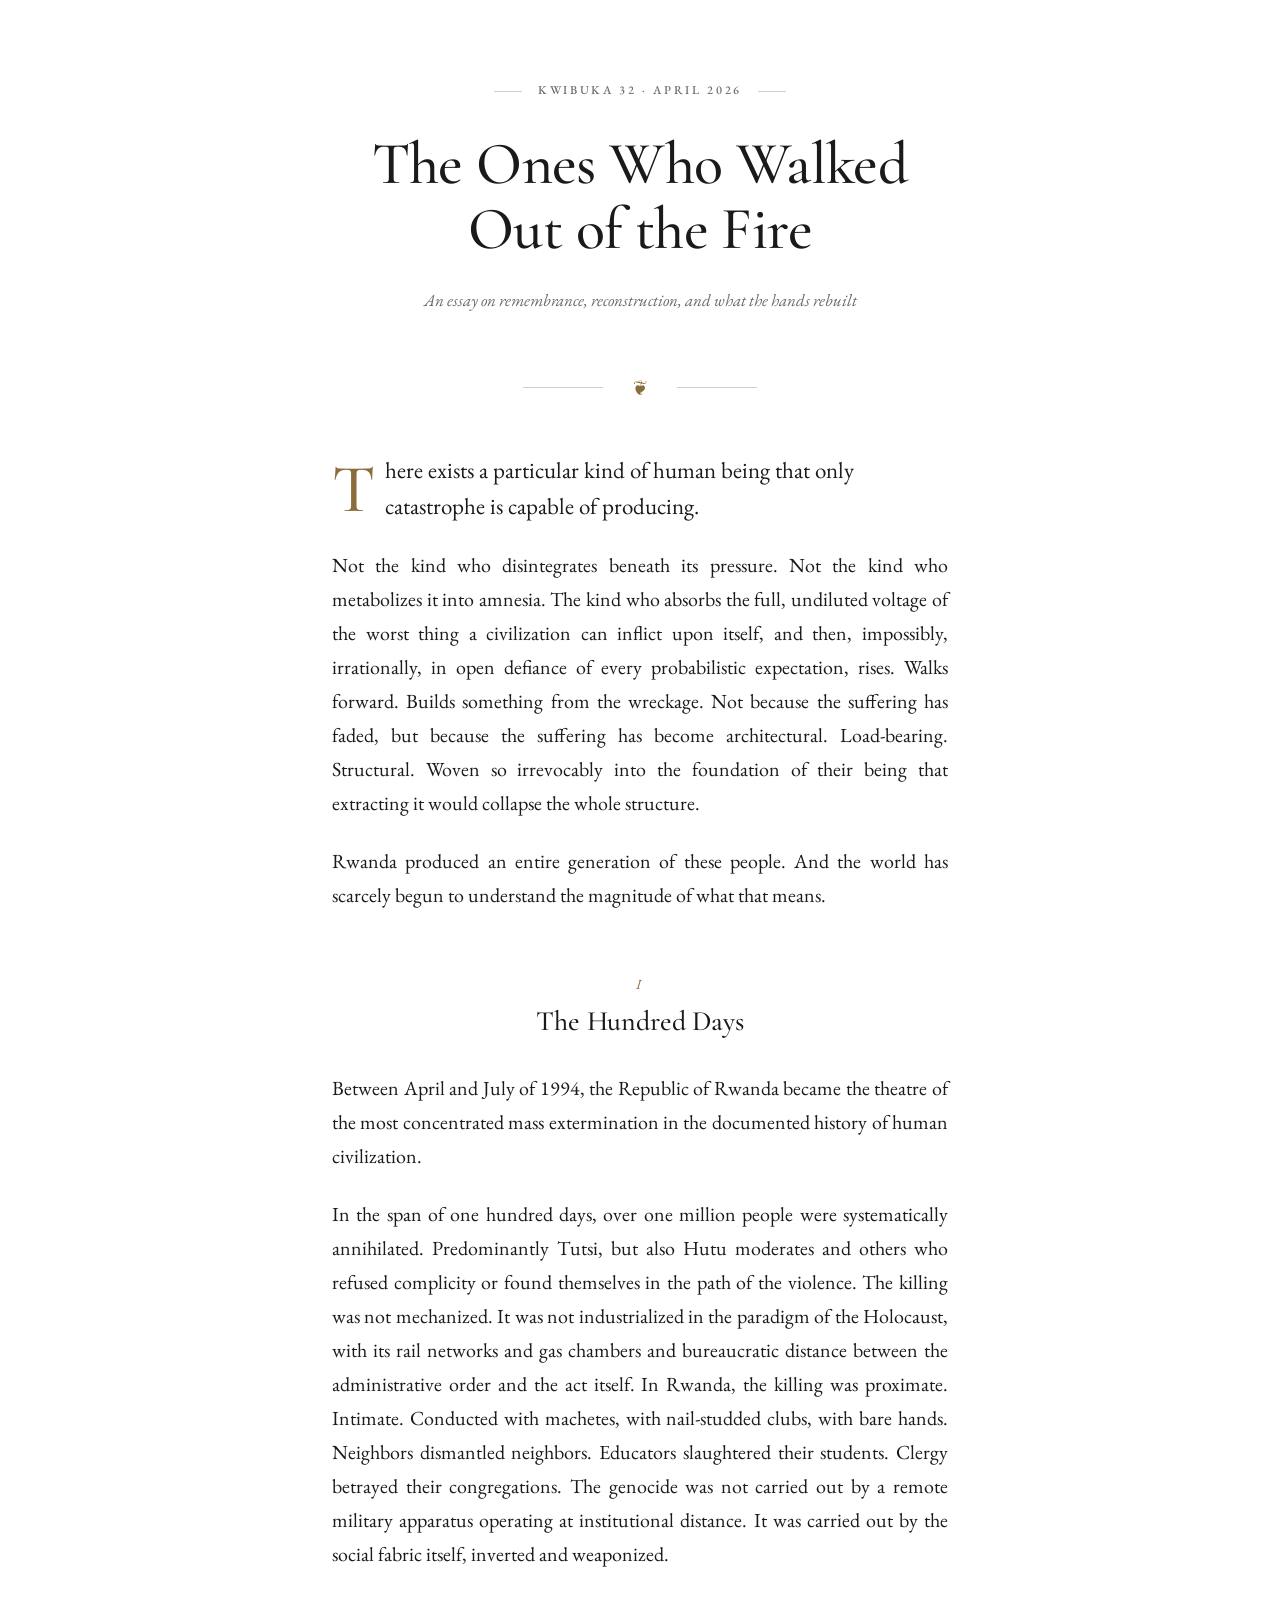
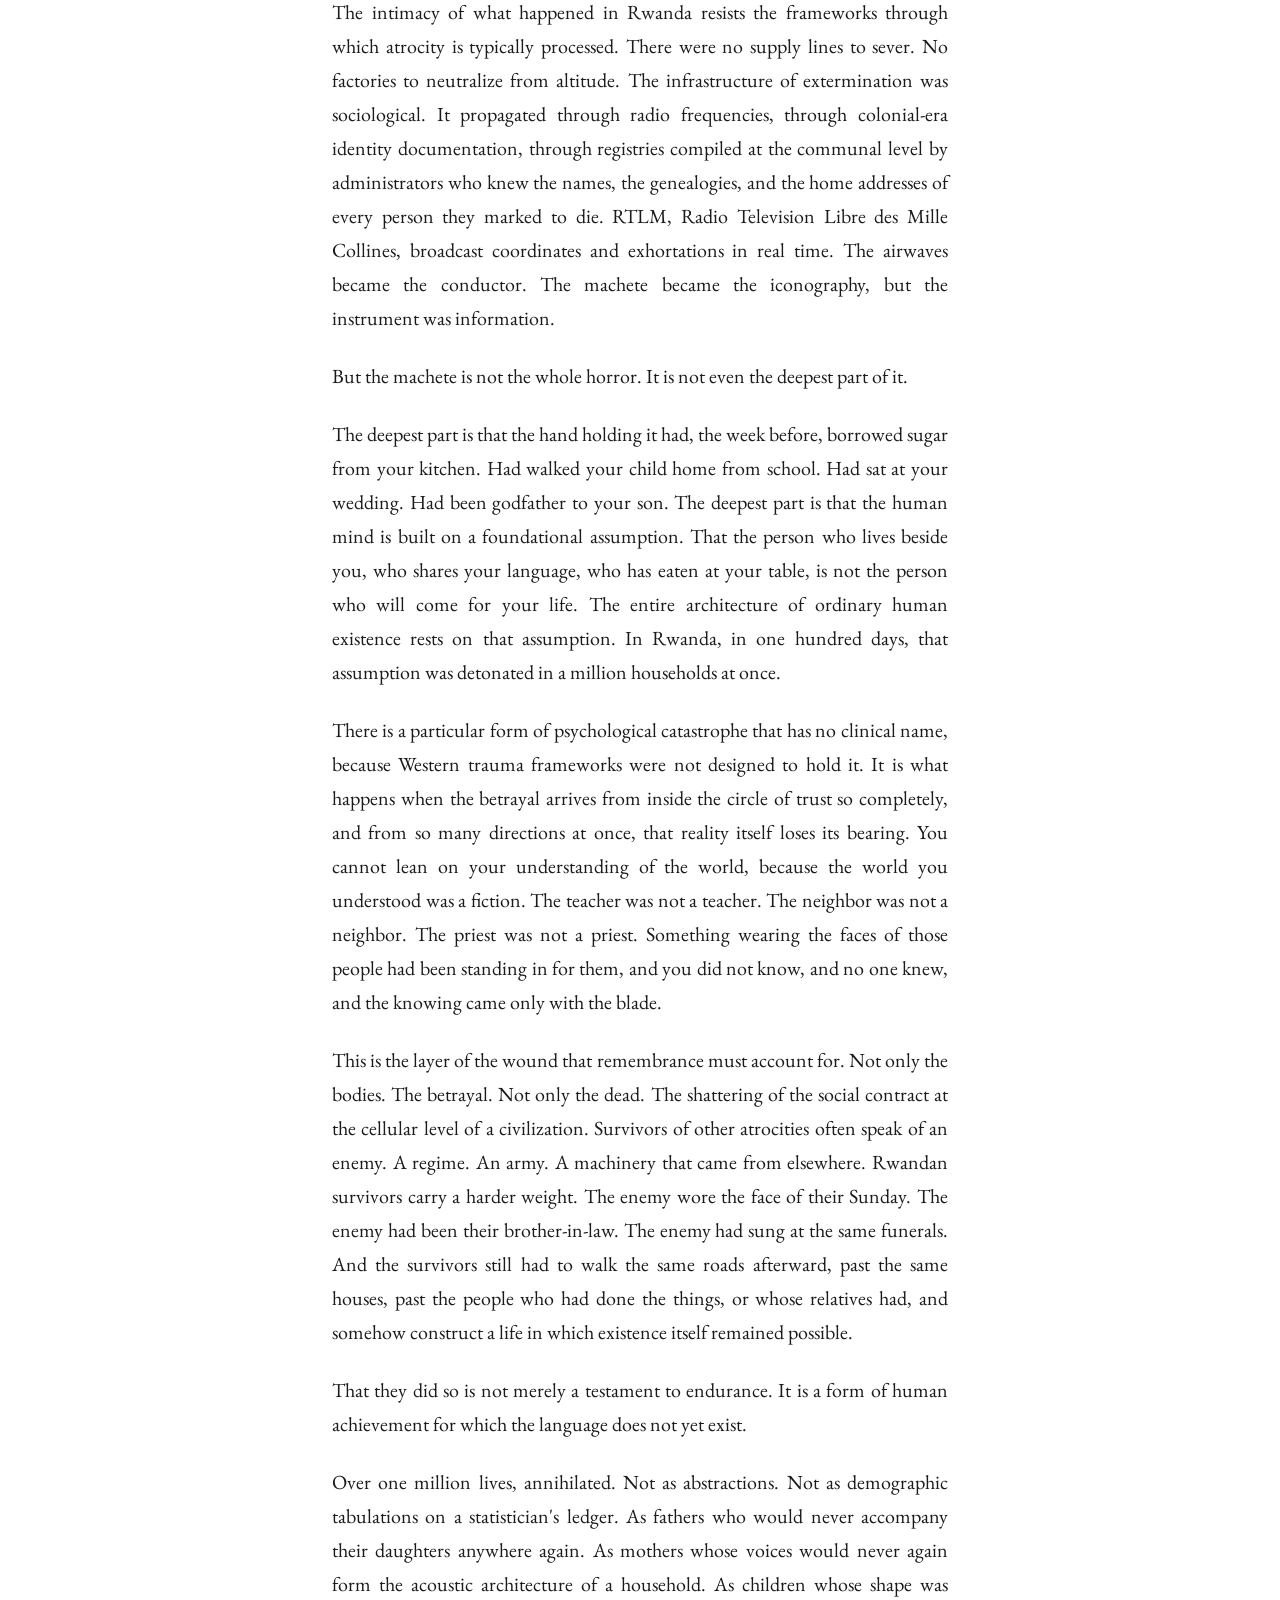
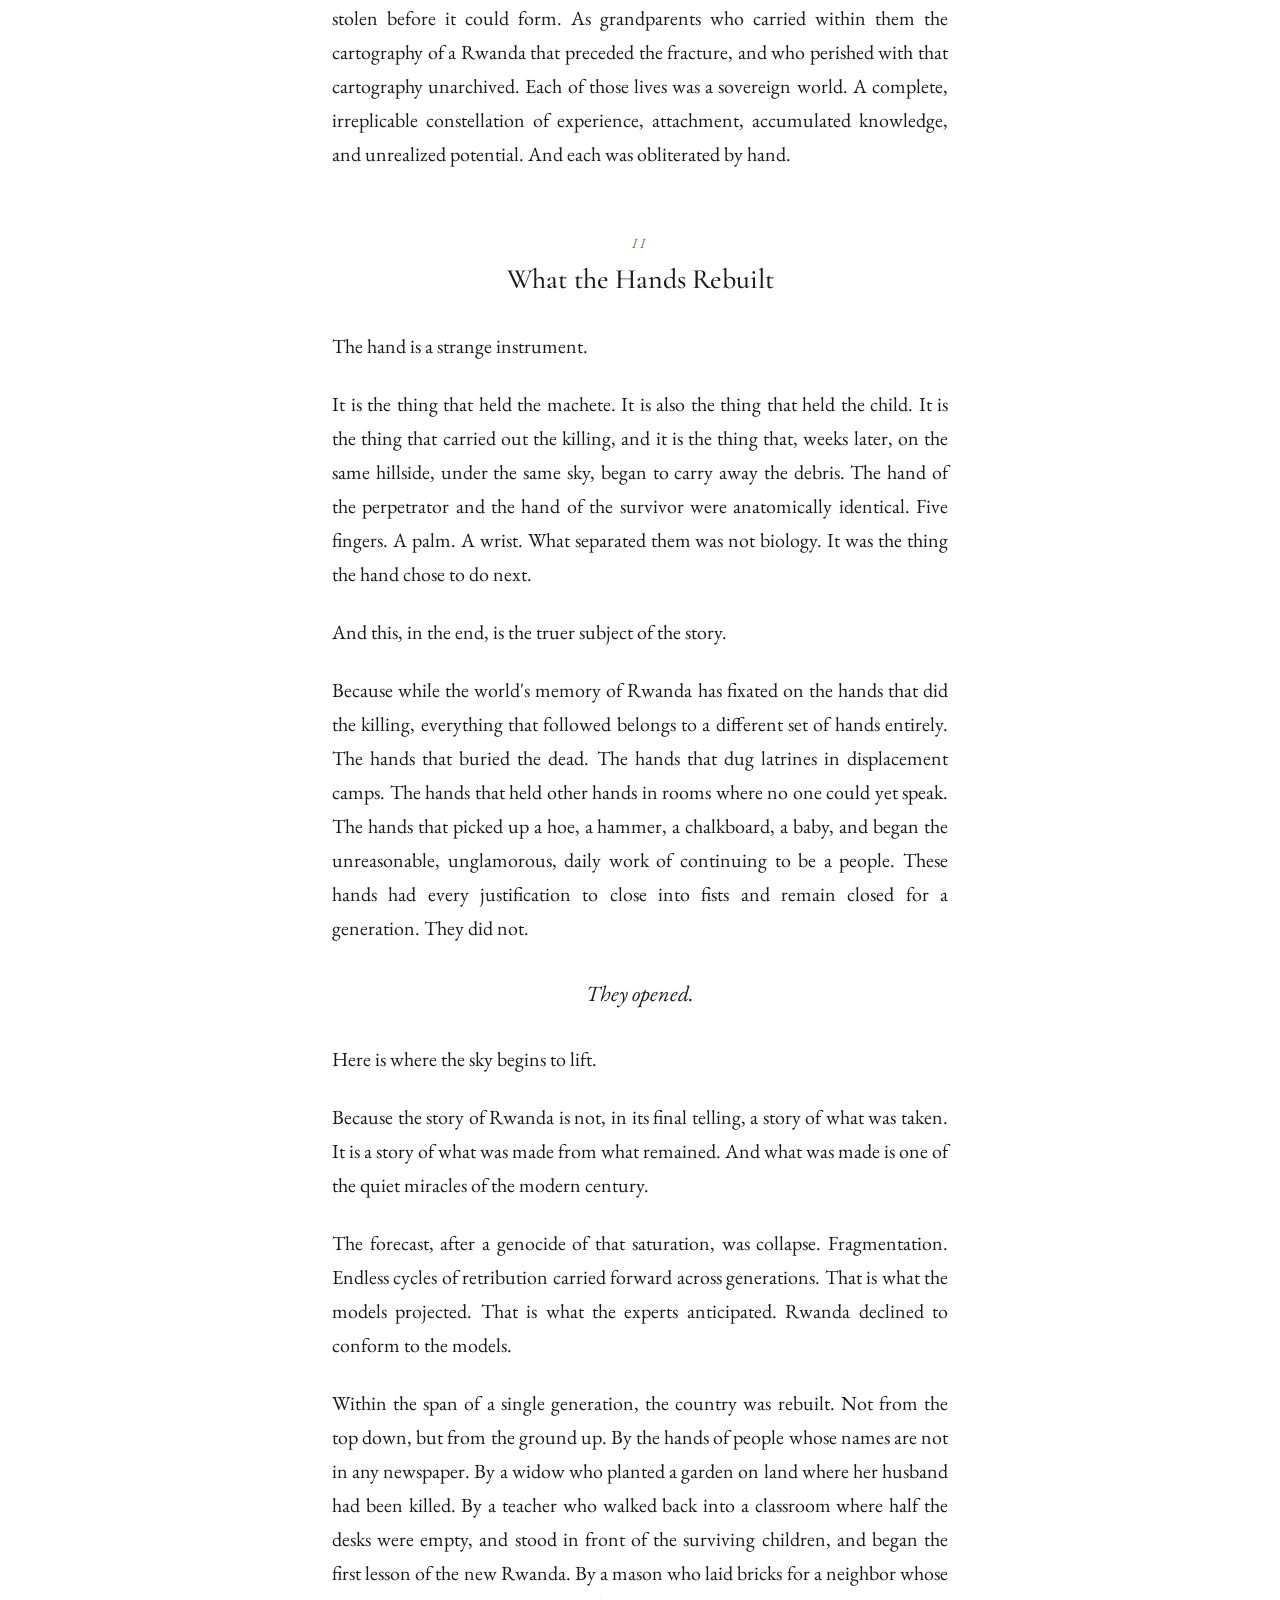
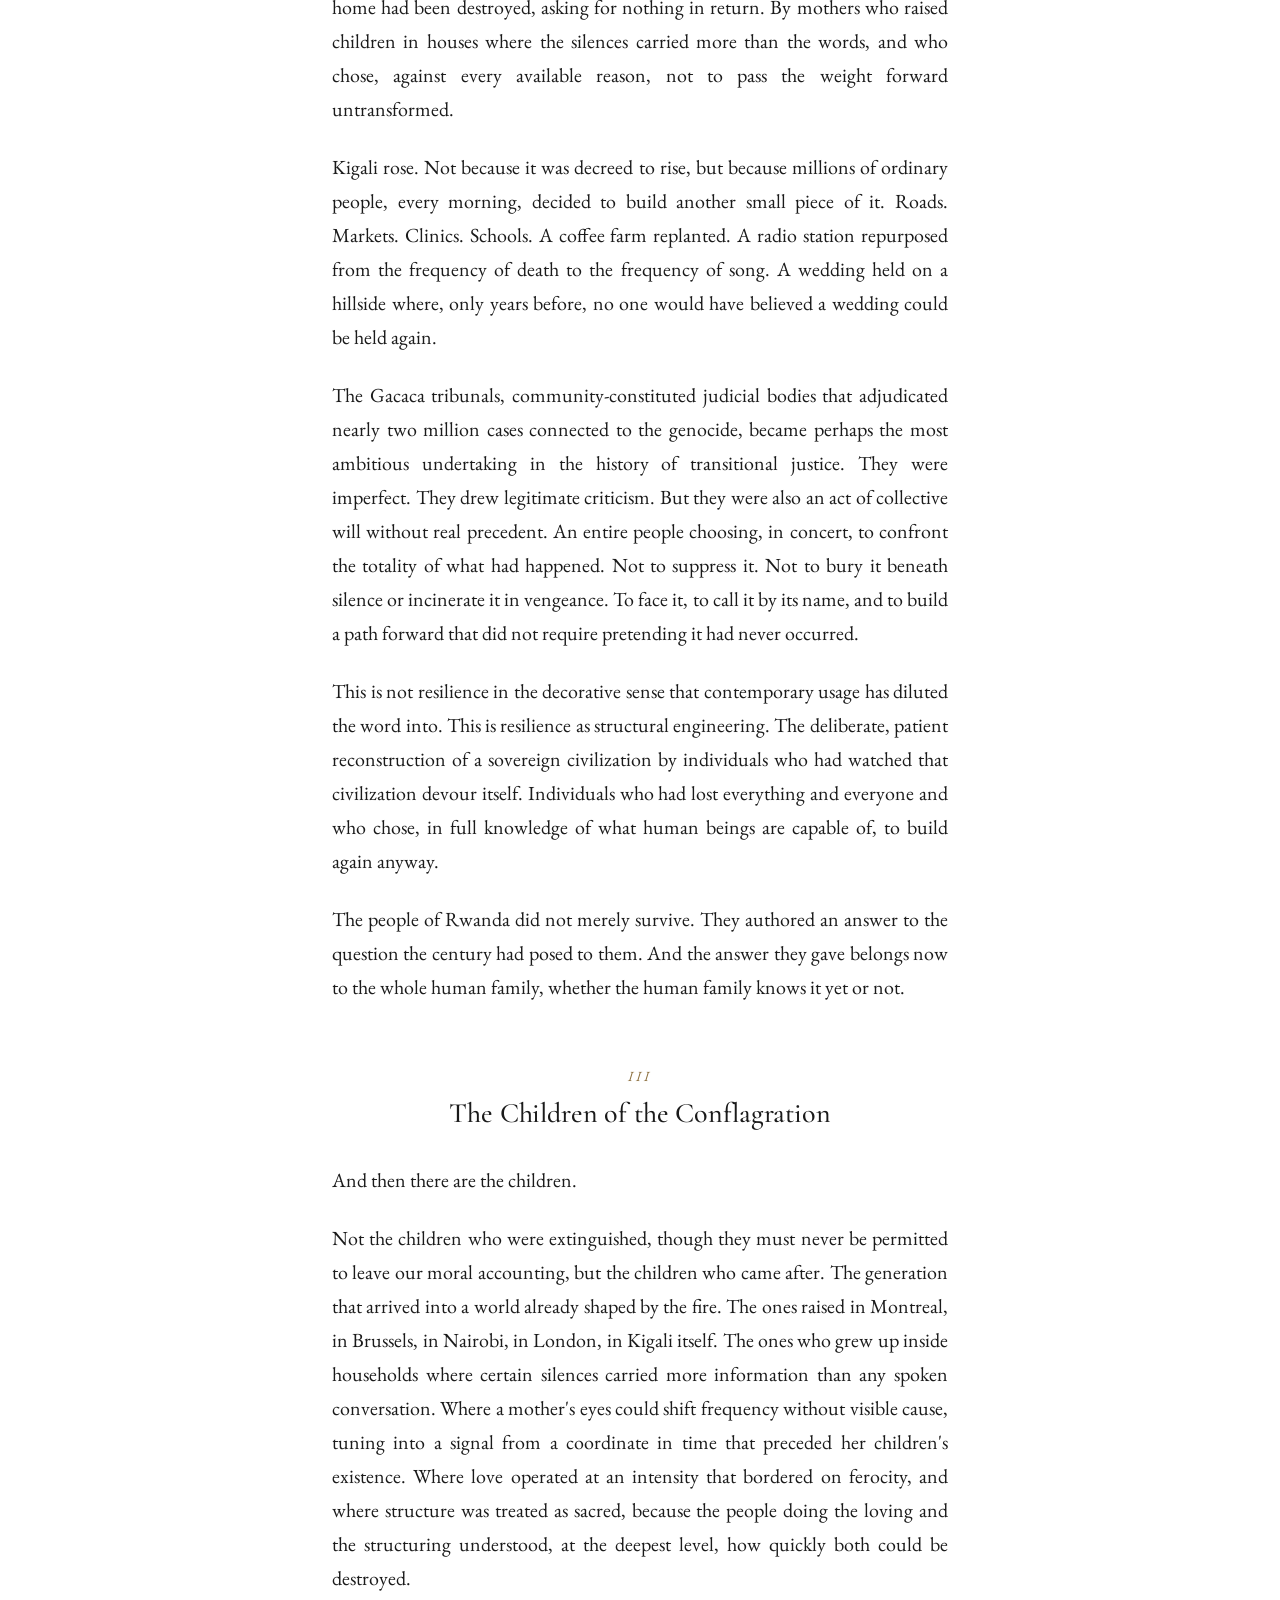
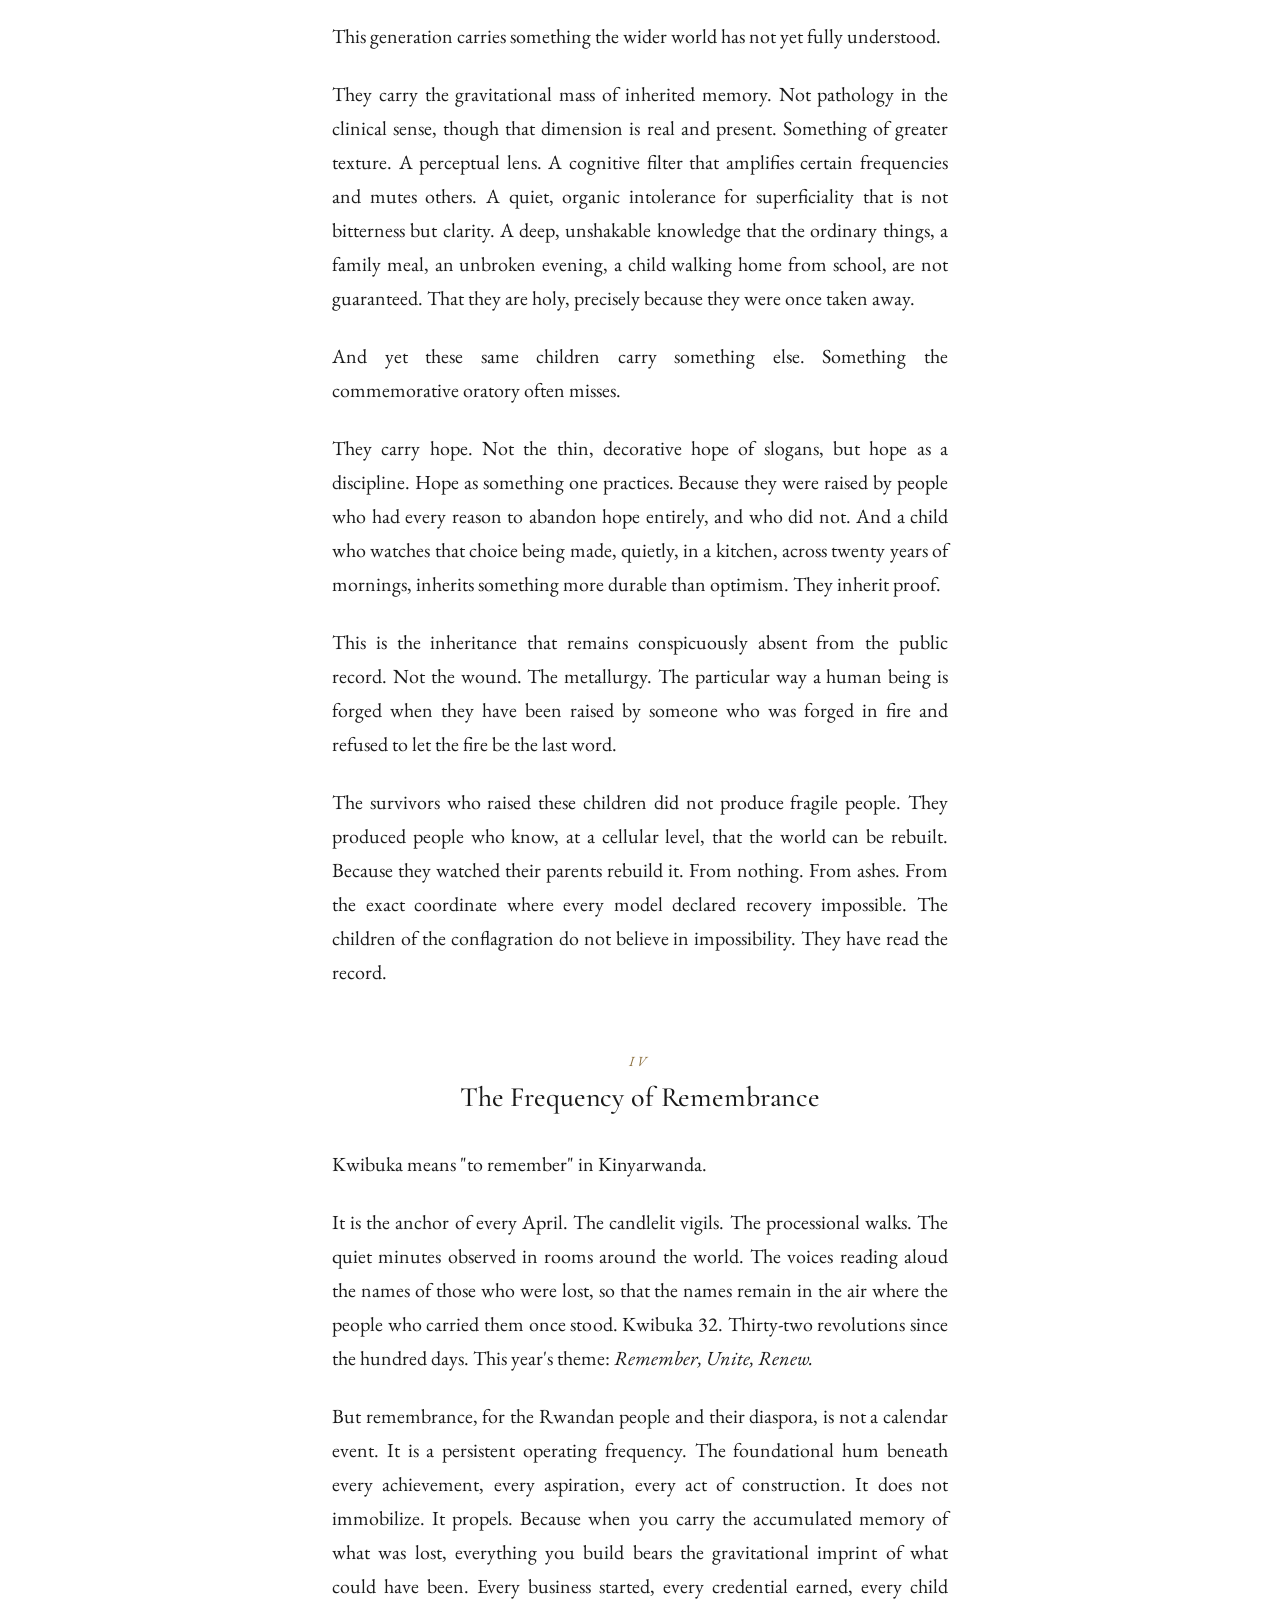
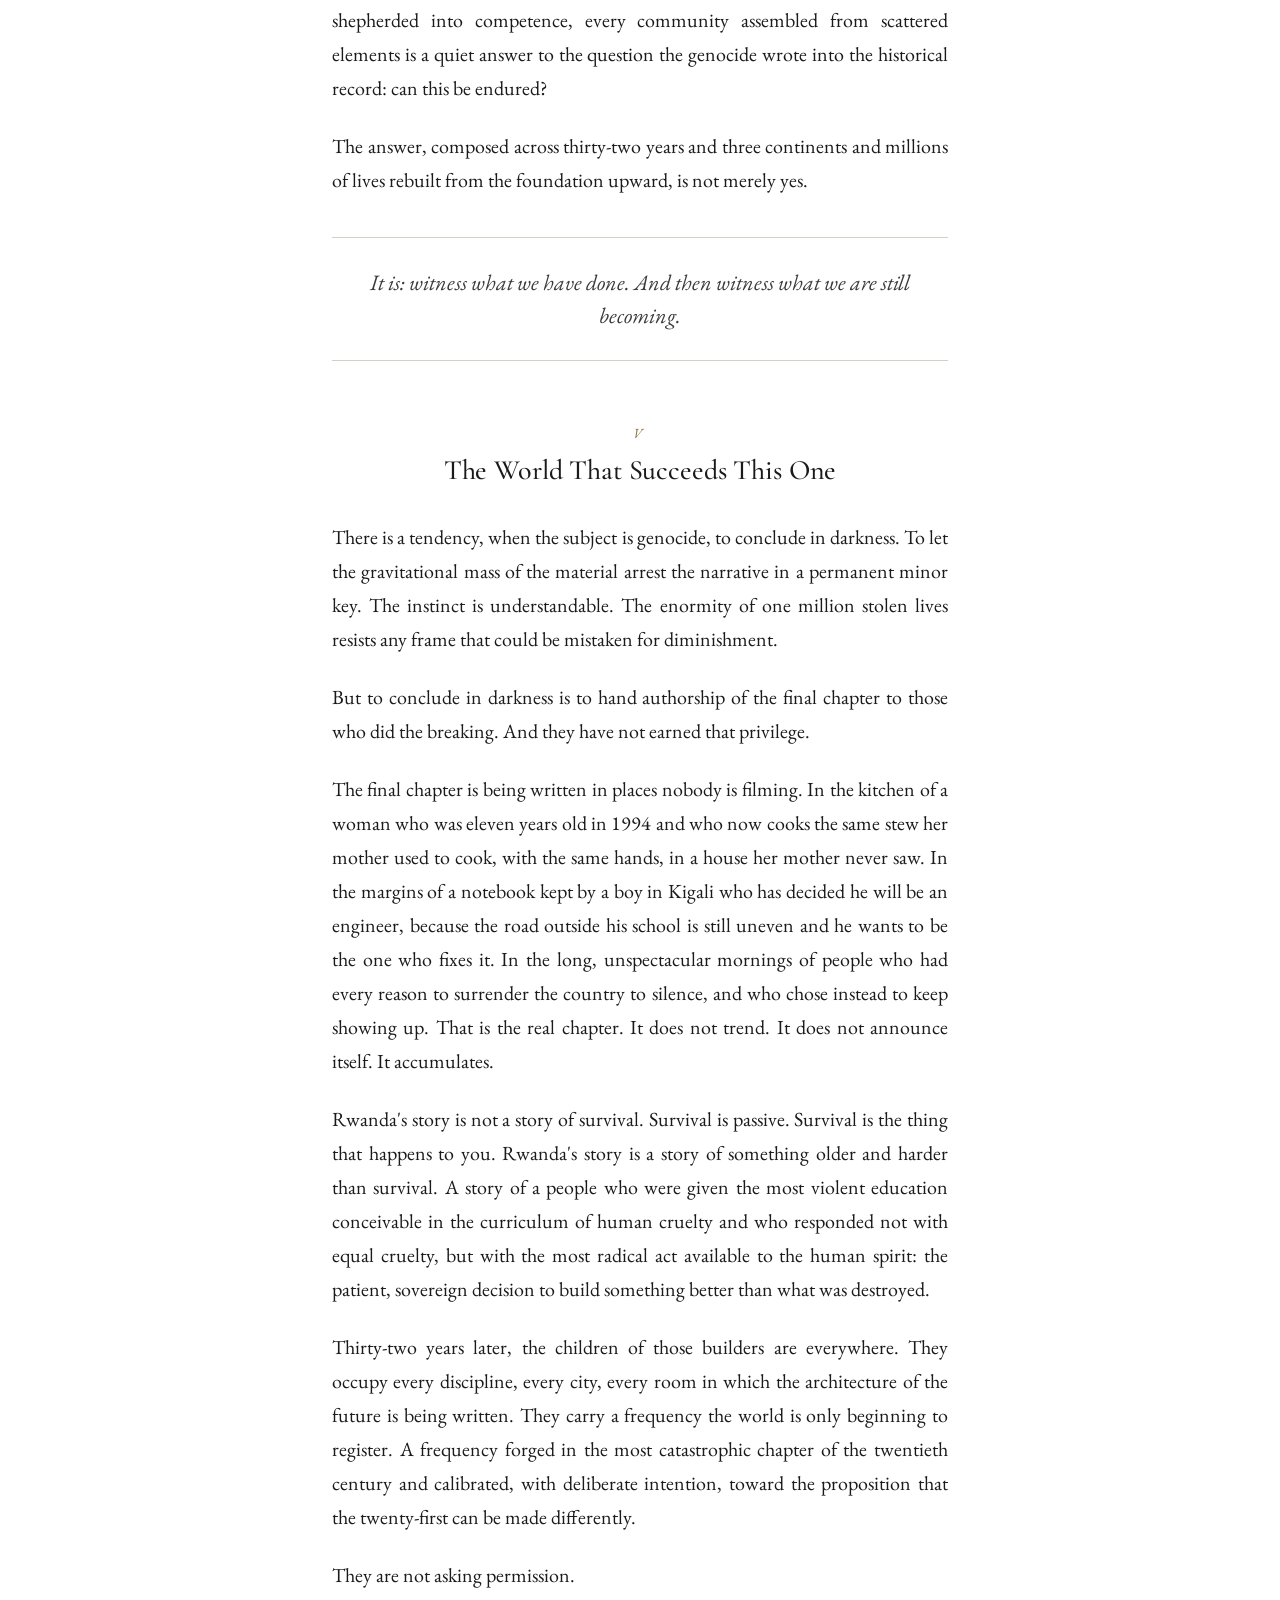
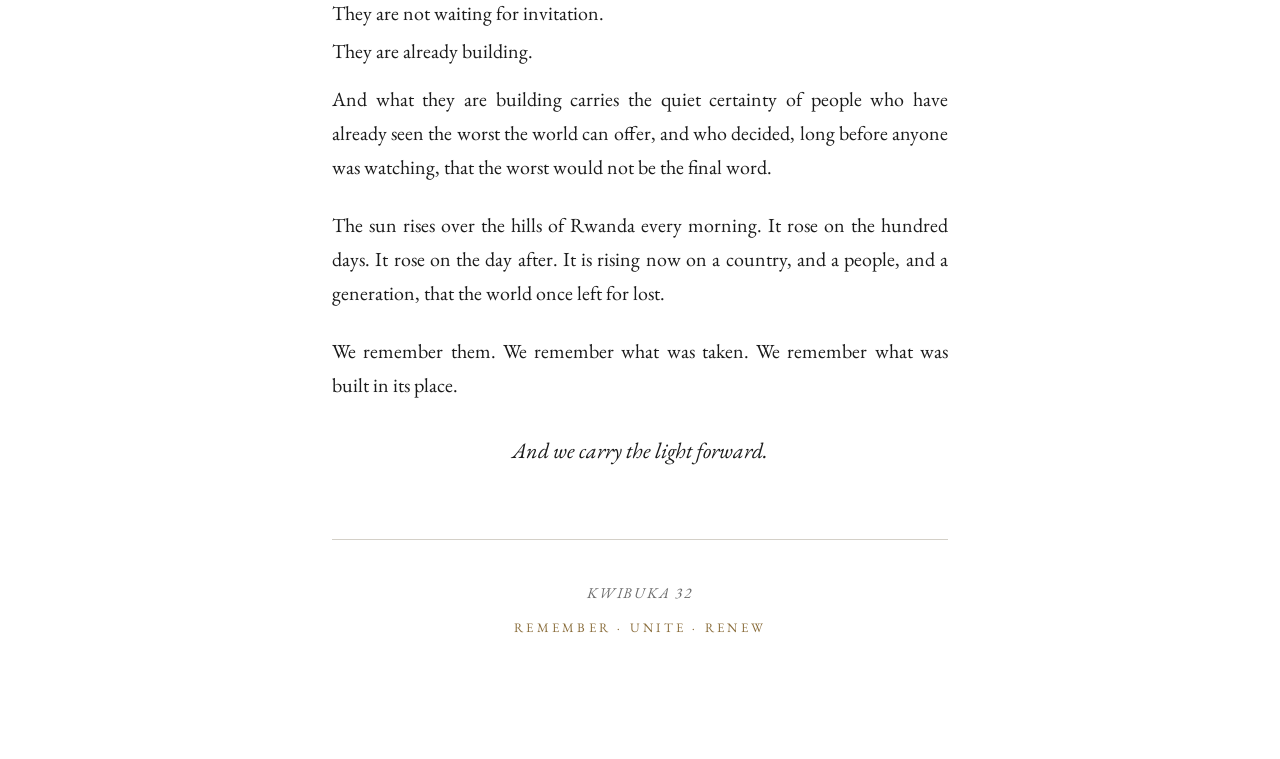
<file: the-ones-who-walked-out-of-the-fire.html>
<!DOCTYPE html>
<html lang="en">
<head>
<meta charset="UTF-8">
<meta name="viewport" content="width=device-width, initial-scale=1.0">
<title>The Ones Who Walked Out of the Fire</title>
<meta name="description" content="An essay for Kwibuka 32. Thirty-two years since the Rwandan genocide. On remembrance, reconstruction, and what the hands rebuilt.">
<meta property="og:title" content="The Ones Who Walked Out of the Fire">
<meta property="og:description" content="An essay for Kwibuka 32. Thirty-two years since the Rwandan genocide. On remembrance, reconstruction, and what the hands rebuilt.">
<meta property="og:type" content="article">
<meta property="og:url" content="https://meww.ac/the-ones-who-walked-out-of-the-fire">
<meta name="twitter:card" content="summary_large_image">
<meta name="twitter:title" content="The Ones Who Walked Out of the Fire">
<meta name="twitter:description" content="An essay for Kwibuka 32. Thirty-two years since the Rwandan genocide. On remembrance, reconstruction, and what the hands rebuilt.">
<link rel="preconnect" href="https://fonts.googleapis.com">
<link rel="preconnect" href="https://fonts.gstatic.com" crossorigin>
<link href="https://fonts.googleapis.com/css2?family=Cormorant+Garamond:ital,wght@0,300;0,400;0,500;0,600;0,700;1,400;1,500&family=EB+Garamond:ital,wght@0,400;0,500;0,600;1,400;1,500&display=swap" rel="stylesheet">
<style>
  :root {
    --ink: #1a1a1a;
    --ink-soft: #3a3a3a;
    --ink-quiet: #6a6a6a;
    --paper-pure: #ffffff;
    --rule: #d4d0c8;
    --accent: #8a6d3b;
  }
  * { box-sizing: border-box; margin: 0; padding: 0; }
  html { scroll-behavior: smooth; }
  body {
    background: var(--paper-pure);
    color: var(--ink);
    font-family: 'EB Garamond', 'Cormorant Garamond', Georgia, serif;
    font-size: 20px;
    line-height: 1.7;
    font-weight: 400;
    -webkit-font-smoothing: antialiased;
    -moz-osx-font-smoothing: grayscale;
  }
  .container { max-width: 680px; margin: 0 auto; padding: 80px 32px 120px; }
  .eyebrow {
    font-family: 'EB Garamond', serif;
    font-size: 12px;
    text-transform: uppercase;
    letter-spacing: 0.22em;
    color: var(--ink-quiet);
    font-weight: 500;
    margin-bottom: 32px;
    text-align: center;
  }
  .eyebrow::before, .eyebrow::after {
    content: '';
    display: inline-block;
    width: 28px;
    height: 1px;
    background: var(--rule);
    vertical-align: middle;
    margin: 0 16px;
  }
  h1 {
    font-family: 'Cormorant Garamond', serif;
    font-weight: 500;
    font-size: clamp(38px, 6vw, 60px);
    line-height: 1.08;
    letter-spacing: -0.01em;
    text-align: center;
    color: var(--ink);
    margin-bottom: 24px;
  }
  .byline {
    text-align: center;
    font-family: 'EB Garamond', serif;
    font-style: italic;
    font-size: 17px;
    color: var(--ink-quiet);
    margin-bottom: 56px;
  }
  .divider { display: flex; justify-content: center; align-items: center; margin: 48px 0; }
  .divider::before, .divider::after {
    content: '';
    flex: 1;
    height: 1px;
    background: var(--rule);
    max-width: 80px;
  }
  .divider-mark {
    margin: 0 20px;
    font-family: 'Cormorant Garamond', serif;
    font-size: 20px;
    color: var(--accent);
    letter-spacing: 0.5em;
    padding-left: 0.5em;
  }
  h2 {
    font-family: 'Cormorant Garamond', serif;
    font-weight: 500;
    font-size: 28px;
    line-height: 1.25;
    letter-spacing: -0.005em;
    color: var(--ink);
    margin: 64px 0 32px;
    text-align: center;
  }
  h2 .numeral {
    display: block;
    font-family: 'EB Garamond', serif;
    font-style: italic;
    font-weight: 400;
    font-size: 14px;
    letter-spacing: 0.22em;
    text-transform: uppercase;
    color: var(--accent);
    margin-bottom: 10px;
  }
  p { margin-bottom: 24px; text-align: justify; hyphens: auto; -webkit-hyphens: auto; }
  p.lede {
    font-size: 23px;
    line-height: 1.55;
    font-weight: 400;
    text-align: left;
    color: var(--ink);
    margin-bottom: 24px;
  }
  p.lede::first-letter {
    font-family: 'Cormorant Garamond', serif;
    font-weight: 500;
    font-size: 68px;
    float: left;
    line-height: 0.85;
    margin: 8px 10px 0 0;
    color: var(--accent);
  }
  em { font-style: italic; }
  .closing-block {
    margin: 40px 0;
    padding: 28px 0;
    text-align: center;
    font-style: italic;
    font-size: 22px;
    line-height: 1.5;
    color: var(--ink-soft);
    border-top: 1px solid var(--rule);
    border-bottom: 1px solid var(--rule);
  }
  .witness-line {
    text-align: center;
    font-style: italic;
    font-size: 22px;
    line-height: 1.5;
    color: var(--ink);
    margin: 32px 0;
  }
  .standalone { text-align: left; font-size: 20px; margin-bottom: 14px; }
  .standalone + .standalone { margin-top: -10px; }
  .coda {
    text-align: center;
    margin-top: 72px;
    padding-top: 40px;
    border-top: 1px solid var(--rule);
    font-style: italic;
    font-size: 15px;
    letter-spacing: 0.12em;
    text-transform: uppercase;
    color: var(--ink-quiet);
  }
  .coda-theme {
    display: block;
    margin-top: 12px;
    font-style: normal;
    letter-spacing: 0.25em;
    color: var(--accent);
    font-size: 13px;
  }
  ::selection { background: #f4ecd8; color: var(--ink); }
  @media (max-width: 640px) {
    body { font-size: 18px; line-height: 1.68; }
    .container { padding: 56px 24px 80px; }
    p { text-align: left; }
    p.lede { font-size: 20px; }
    p.lede::first-letter { font-size: 58px; }
    h1 { font-size: 40px; }
    h2 { font-size: 24px; margin: 48px 0 24px; }
    .closing-block, .witness-line { font-size: 19px; }
  }
  @media print {
    body { background: white; font-size: 12pt; line-height: 1.5; }
    .container { max-width: 100%; padding: 0; }
    h2 { page-break-after: avoid; }
    p { orphans: 3; widows: 3; }
  }
</style>
</head>
<body>
<article class="container">

  <div class="eyebrow">Kwibuka 32 &middot; April 2026</div>

  <h1>The Ones Who Walked Out of the Fire</h1>

  <div class="byline">An essay on remembrance, reconstruction, and what the hands rebuilt</div>

  <div class="divider"><span class="divider-mark">&#10086;</span></div>

  <p class="lede">There exists a particular kind of human being that only catastrophe is capable of producing.</p>

  <p>Not the kind who disintegrates beneath its pressure. Not the kind who metabolizes it into amnesia. The kind who absorbs the full, undiluted voltage of the worst thing a civilization can inflict upon itself, and then, impossibly, irrationally, in open defiance of every probabilistic expectation, rises. Walks forward. Builds something from the wreckage. Not because the suffering has faded, but because the suffering has become architectural. Load-bearing. Structural. Woven so irrevocably into the foundation of their being that extracting it would collapse the whole structure.</p>

  <p>Rwanda produced an entire generation of these people. And the world has scarcely begun to understand the magnitude of what that means.</p>

  <h2><span class="numeral">I</span>The Hundred Days</h2>

  <p>Between April and July of 1994, the Republic of Rwanda became the theatre of the most concentrated mass extermination in the documented history of human civilization.</p>

  <p>In the span of one hundred days, over one million people were systematically annihilated. Predominantly Tutsi, but also Hutu moderates and others who refused complicity or found themselves in the path of the violence. The killing was not mechanized. It was not industrialized in the paradigm of the Holocaust, with its rail networks and gas chambers and bureaucratic distance between the administrative order and the act itself. In Rwanda, the killing was proximate. Intimate. Conducted with machetes, with nail-studded clubs, with bare hands. Neighbors dismantled neighbors. Educators slaughtered their students. Clergy betrayed their congregations. The genocide was not carried out by a remote military apparatus operating at institutional distance. It was carried out by the social fabric itself, inverted and weaponized.</p>

  <p>The intimacy of what happened in Rwanda resists the frameworks through which atrocity is typically processed. There were no supply lines to sever. No factories to neutralize from altitude. The infrastructure of extermination was sociological. It propagated through radio frequencies, through colonial-era identity documentation, through registries compiled at the communal level by administrators who knew the names, the genealogies, and the home addresses of every person they marked to die. RTLM, Radio Television Libre des Mille Collines, broadcast coordinates and exhortations in real time. The airwaves became the conductor. The machete became the iconography, but the instrument was information.</p>

  <p>But the machete is not the whole horror. It is not even the deepest part of it.</p>

  <p>The deepest part is that the hand holding it had, the week before, borrowed sugar from your kitchen. Had walked your child home from school. Had sat at your wedding. Had been godfather to your son. The deepest part is that the human mind is built on a foundational assumption. That the person who lives beside you, who shares your language, who has eaten at your table, is not the person who will come for your life. The entire architecture of ordinary human existence rests on that assumption. In Rwanda, in one hundred days, that assumption was detonated in a million households at once.</p>

  <p>There is a particular form of psychological catastrophe that has no clinical name, because Western trauma frameworks were not designed to hold it. It is what happens when the betrayal arrives from inside the circle of trust so completely, and from so many directions at once, that reality itself loses its bearing. You cannot lean on your understanding of the world, because the world you understood was a fiction. The teacher was not a teacher. The neighbor was not a neighbor. The priest was not a priest. Something wearing the faces of those people had been standing in for them, and you did not know, and no one knew, and the knowing came only with the blade.</p>

  <p>This is the layer of the wound that remembrance must account for. Not only the bodies. The betrayal. Not only the dead. The shattering of the social contract at the cellular level of a civilization. Survivors of other atrocities often speak of an enemy. A regime. An army. A machinery that came from elsewhere. Rwandan survivors carry a harder weight. The enemy wore the face of their Sunday. The enemy had been their brother-in-law. The enemy had sung at the same funerals. And the survivors still had to walk the same roads afterward, past the same houses, past the people who had done the things, or whose relatives had, and somehow construct a life in which existence itself remained possible.</p>

  <p>That they did so is not merely a testament to endurance. It is a form of human achievement for which the language does not yet exist.</p>

  <p>Over one million lives, annihilated. Not as abstractions. Not as demographic tabulations on a statistician's ledger. As fathers who would never accompany their daughters anywhere again. As mothers whose voices would never again form the acoustic architecture of a household. As children whose shape was stolen before it could form. As grandparents who carried within them the cartography of a Rwanda that preceded the fracture, and who perished with that cartography unarchived. Each of those lives was a sovereign world. A complete, irreplicable constellation of experience, attachment, accumulated knowledge, and unrealized potential. And each was obliterated by hand.</p>

  <h2><span class="numeral">II</span>What the Hands Rebuilt</h2>

  <p>The hand is a strange instrument.</p>

  <p>It is the thing that held the machete. It is also the thing that held the child. It is the thing that carried out the killing, and it is the thing that, weeks later, on the same hillside, under the same sky, began to carry away the debris. The hand of the perpetrator and the hand of the survivor were anatomically identical. Five fingers. A palm. A wrist. What separated them was not biology. It was the thing the hand chose to do next.</p>

  <p>And this, in the end, is the truer subject of the story.</p>

  <p>Because while the world's memory of Rwanda has fixated on the hands that did the killing, everything that followed belongs to a different set of hands entirely. The hands that buried the dead. The hands that dug latrines in displacement camps. The hands that held other hands in rooms where no one could yet speak. The hands that picked up a hoe, a hammer, a chalkboard, a baby, and began the unreasonable, unglamorous, daily work of continuing to be a people. These hands had every justification to close into fists and remain closed for a generation. They did not.</p>

  <p class="witness-line">They opened.</p>

  <p>Here is where the sky begins to lift.</p>

  <p>Because the story of Rwanda is not, in its final telling, a story of what was taken. It is a story of what was made from what remained. And what was made is one of the quiet miracles of the modern century.</p>

  <p>The forecast, after a genocide of that saturation, was collapse. Fragmentation. Endless cycles of retribution carried forward across generations. That is what the models projected. That is what the experts anticipated. Rwanda declined to conform to the models.</p>

  <p>Within the span of a single generation, the country was rebuilt. Not from the top down, but from the ground up. By the hands of people whose names are not in any newspaper. By a widow who planted a garden on land where her husband had been killed. By a teacher who walked back into a classroom where half the desks were empty, and stood in front of the surviving children, and began the first lesson of the new Rwanda. By a mason who laid bricks for a neighbor whose home had been destroyed, asking for nothing in return. By mothers who raised children in houses where the silences carried more than the words, and who chose, against every available reason, not to pass the weight forward untransformed.</p>

  <p>Kigali rose. Not because it was decreed to rise, but because millions of ordinary people, every morning, decided to build another small piece of it. Roads. Markets. Clinics. Schools. A coffee farm replanted. A radio station repurposed from the frequency of death to the frequency of song. A wedding held on a hillside where, only years before, no one would have believed a wedding could be held again.</p>

  <p>The Gacaca tribunals, community-constituted judicial bodies that adjudicated nearly two million cases connected to the genocide, became perhaps the most ambitious undertaking in the history of transitional justice. They were imperfect. They drew legitimate criticism. But they were also an act of collective will without real precedent. An entire people choosing, in concert, to confront the totality of what had happened. Not to suppress it. Not to bury it beneath silence or incinerate it in vengeance. To face it, to call it by its name, and to build a path forward that did not require pretending it had never occurred.</p>

  <p>This is not resilience in the decorative sense that contemporary usage has diluted the word into. This is resilience as structural engineering. The deliberate, patient reconstruction of a sovereign civilization by individuals who had watched that civilization devour itself. Individuals who had lost everything and everyone and who chose, in full knowledge of what human beings are capable of, to build again anyway.</p>

  <p>The people of Rwanda did not merely survive. They authored an answer to the question the century had posed to them. And the answer they gave belongs now to the whole human family, whether the human family knows it yet or not.</p>

  <h2><span class="numeral">III</span>The Children of the Conflagration</h2>

  <p>And then there are the children.</p>

  <p>Not the children who were extinguished, though they must never be permitted to leave our moral accounting, but the children who came after. The generation that arrived into a world already shaped by the fire. The ones raised in Montreal, in Brussels, in Nairobi, in London, in Kigali itself. The ones who grew up inside households where certain silences carried more information than any spoken conversation. Where a mother's eyes could shift frequency without visible cause, tuning into a signal from a coordinate in time that preceded her children's existence. Where love operated at an intensity that bordered on ferocity, and where structure was treated as sacred, because the people doing the loving and the structuring understood, at the deepest level, how quickly both could be destroyed.</p>

  <p>This generation carries something the wider world has not yet fully understood.</p>

  <p>They carry the gravitational mass of inherited memory. Not pathology in the clinical sense, though that dimension is real and present. Something of greater texture. A perceptual lens. A cognitive filter that amplifies certain frequencies and mutes others. A quiet, organic intolerance for superficiality that is not bitterness but clarity. A deep, unshakable knowledge that the ordinary things, a family meal, an unbroken evening, a child walking home from school, are not guaranteed. That they are holy, precisely because they were once taken away.</p>

  <p>And yet these same children carry something else. Something the commemorative oratory often misses.</p>

  <p>They carry hope. Not the thin, decorative hope of slogans, but hope as a discipline. Hope as something one practices. Because they were raised by people who had every reason to abandon hope entirely, and who did not. And a child who watches that choice being made, quietly, in a kitchen, across twenty years of mornings, inherits something more durable than optimism. They inherit proof.</p>

  <p>This is the inheritance that remains conspicuously absent from the public record. Not the wound. The metallurgy. The particular way a human being is forged when they have been raised by someone who was forged in fire and refused to let the fire be the last word.</p>

  <p>The survivors who raised these children did not produce fragile people. They produced people who know, at a cellular level, that the world can be rebuilt. Because they watched their parents rebuild it. From nothing. From ashes. From the exact coordinate where every model declared recovery impossible. The children of the conflagration do not believe in impossibility. They have read the record.</p>

  <h2><span class="numeral">IV</span>The Frequency of Remembrance</h2>

  <p>Kwibuka means "to remember" in Kinyarwanda.</p>

  <p>It is the anchor of every April. The candlelit vigils. The processional walks. The quiet minutes observed in rooms around the world. The voices reading aloud the names of those who were lost, so that the names remain in the air where the people who carried them once stood. Kwibuka 32. Thirty-two revolutions since the hundred days. This year's theme: <em>Remember, Unite, Renew.</em></p>

  <p>But remembrance, for the Rwandan people and their diaspora, is not a calendar event. It is a persistent operating frequency. The foundational hum beneath every achievement, every aspiration, every act of construction. It does not immobilize. It propels. Because when you carry the accumulated memory of what was lost, everything you build bears the gravitational imprint of what could have been. Every business started, every credential earned, every child shepherded into competence, every community assembled from scattered elements is a quiet answer to the question the genocide wrote into the historical record: can this be endured?</p>

  <p>The answer, composed across thirty-two years and three continents and millions of lives rebuilt from the foundation upward, is not merely yes.</p>

  <div class="closing-block">It is: witness what we have done. And then witness what we are still becoming.</div>

  <h2><span class="numeral">V</span>The World That Succeeds This One</h2>

  <p>There is a tendency, when the subject is genocide, to conclude in darkness. To let the gravitational mass of the material arrest the narrative in a permanent minor key. The instinct is understandable. The enormity of one million stolen lives resists any frame that could be mistaken for diminishment.</p>

  <p>But to conclude in darkness is to hand authorship of the final chapter to those who did the breaking. And they have not earned that privilege.</p>

  <p>The final chapter is being written in places nobody is filming. In the kitchen of a woman who was eleven years old in 1994 and who now cooks the same stew her mother used to cook, with the same hands, in a house her mother never saw. In the margins of a notebook kept by a boy in Kigali who has decided he will be an engineer, because the road outside his school is still uneven and he wants to be the one who fixes it. In the long, unspectacular mornings of people who had every reason to surrender the country to silence, and who chose instead to keep showing up. That is the real chapter. It does not trend. It does not announce itself. It accumulates.</p>

  <p>Rwanda's story is not a story of survival. Survival is passive. Survival is the thing that happens to you. Rwanda's story is a story of something older and harder than survival. A story of a people who were given the most violent education conceivable in the curriculum of human cruelty and who responded not with equal cruelty, but with the most radical act available to the human spirit: the patient, sovereign decision to build something better than what was destroyed.</p>

  <p>Thirty-two years later, the children of those builders are everywhere. They occupy every discipline, every city, every room in which the architecture of the future is being written. They carry a frequency the world is only beginning to register. A frequency forged in the most catastrophic chapter of the twentieth century and calibrated, with deliberate intention, toward the proposition that the twenty-first can be made differently.</p>

  <p class="standalone">They are not asking permission.</p>

  <p class="standalone">They are not waiting for invitation.</p>

  <p class="standalone">They are already building.</p>

  <p>And what they are building carries the quiet certainty of people who have already seen the worst the world can offer, and who decided, long before anyone was watching, that the worst would not be the final word.</p>

  <p>The sun rises over the hills of Rwanda every morning. It rose on the hundred days. It rose on the day after. It is rising now on a country, and a people, and a generation, that the world once left for lost.</p>

  <p>We remember them. We remember what was taken. We remember what was built in its place.</p>

  <p class="witness-line">And we carry the light forward.</p>

  <div class="coda">
    Kwibuka 32
    <span class="coda-theme">Remember &middot; Unite &middot; Renew</span>
  </div>

</article>
</body>
</html>
</file>
<file: meww-v2.css>
/* ============================================================
   MEWW — V2 PREMIUM / GLASS LAYER (preview overlay)
   Cinematic fixed background + frosted glass panels.
   Loaded on preview.html only. Original index.html untouched.
   ============================================================ */

/* pixel display font for the hero wordmark */
@import url('https://fonts.googleapis.com/css2?family=Pixelify+Sans:wght@400..700&display=swap');

html { background: #060606; }
body { background: transparent; }

/* fixed cinematic background + darkening scrim */
.site-bg {
  position: fixed; inset: 0; z-index: -2;
  background-image: url('meww-bg.jpg');
  background-size: cover;
  background-position: center;
  background-repeat: no-repeat;
}
.site-bg::after {
  content: ''; position: absolute; inset: 0;
  background:
    radial-gradient(ellipse 80% 60% at 50% 32%, transparent 0%, rgba(6,6,6,0.55) 92%),
    linear-gradient(180deg, rgba(6,6,6,0.50) 0%, rgba(6,6,6,0.74) 46%, rgba(6,6,6,0.93) 100%);
}

/* scroll progress bar */
.scroll-progress {
  position: fixed; top: 0; left: 0;
  height: 2px; width: 100%;
  transform: scaleX(0); transform-origin: left;
  background: linear-gradient(90deg, var(--gold), var(--white-bright));
  z-index: 9998;
  transition: transform 0.1s linear;
}

/* cursor light */
.cursor-glow {
  position: fixed; left: 50%; top: 50%;
  width: 440px; height: 440px; border-radius: 50%;
  background: radial-gradient(circle, rgba(201,168,76,0.05), transparent 64%);
  transform: translate(-50%, -50%);
  pointer-events: none; z-index: 50; mix-blend-mode: screen;
}
@media (hover: none) { .cursor-glow { display: none; } }

/* nav — glass on scroll, no blend-mode over imagery */
nav {
  mix-blend-mode: normal;
  padding: 26px 48px;
  transition: padding 0.5s ease, background 0.5s ease, border-color 0.5s ease;
  border-bottom: 1px solid transparent;
}
nav.scrolled {
  background: rgba(6,6,6,0.6);
  backdrop-filter: blur(18px) saturate(150%);
  -webkit-backdrop-filter: blur(18px) saturate(150%);
  padding: 18px 48px;
  border-bottom: 1px solid rgba(201,168,76,0.12);
}
.nav-status {
  display: flex; align-items: center; gap: 9px;
  font-family: 'IBM Plex Mono', monospace;
  font-size: 9px; letter-spacing: 3px;
  text-transform: uppercase; color: var(--white);
  opacity: 0.7;
}
.nav-status .dot {
  width: 6px; height: 6px; border-radius: 50%;
  background: var(--gold);
  animation: pulse-dot 2.6s ease-in-out infinite;
}
@keyframes pulse-dot {
  0%   { box-shadow: 0 0 0 0 rgba(201,168,76,0.55); }
  70%  { box-shadow: 0 0 0 8px rgba(201,168,76,0); }
  100% { box-shadow: 0 0 0 0 rgba(201,168,76,0); }
}
.hero-title {
  font-family: 'Pixelify Sans', 'Outfit', sans-serif;
  font-weight: 700;
  letter-spacing: 0.08em;
  text-shadow: 0 0 70px rgba(0,0,0,0.6), 0 0 40px rgba(201,168,76,0.1);
}

/* MANIFESTO — frosted glass panel */
.manifesto {
  max-width: 820px; margin: 140px auto;
  padding: 80px 64px;
  background: rgba(10,9,8,0.16);
  backdrop-filter: blur(24px) saturate(130%);
  -webkit-backdrop-filter: blur(24px) saturate(130%);
  border: none;
  border-radius: 0;
  box-shadow: none;
  /* feather the panel (fill + blur) into the background — no hard edges */
  -webkit-mask-image: radial-gradient(ellipse 82% 78% at 50% 50%, #000 52%, transparent 100%);
          mask-image: radial-gradient(ellipse 82% 78% at 50% 50%, #000 52%, transparent 100%);
}
.manifesto p { color: var(--white); opacity: 0.82; }

/* VENTURES — glass cards floating over the image */
.venture-grid { background: transparent; gap: 16px; }
.venture-item {
  background: rgba(16,15,13,0.42);
  backdrop-filter: blur(16px) saturate(135%);
  -webkit-backdrop-filter: blur(16px) saturate(135%);
  border: 1px solid rgba(201,168,76,0.1);
  border-radius: 5px;
  box-shadow: inset 0 1px 0 rgba(255,255,255,0.04);
  transition: opacity 0.8s ease,
              transform 0.5s cubic-bezier(0.16,1,0.3,1),
              background 0.5s ease, box-shadow 0.5s ease, border-color 0.5s ease;
}
.venture-item:hover { background: rgba(22,20,16,0.5); }
.venture-item:not(.classified):hover {
  transform: translateY(-5px);
  border-color: rgba(201,168,76,0.28);
  box-shadow: 0 28px 70px -34px rgba(201,168,76,0.4),
              inset 0 1px 0 rgba(255,255,255,0.06);
}
.venture-item.classified { background: rgba(12,11,9,0.34); }
.venture-label { position: relative; z-index: 2; }
/* ghost index number */
.venture-item:not(.classified) .venture-top::before {
  content: attr(data-num);
  position: absolute; top: -36px; right: -6px;
  font-family: 'Cormorant Garamond', serif;
  font-size: 130px; font-weight: 300; line-height: 1;
  color: var(--white-bright); opacity: 0.03;
  pointer-events: none; z-index: 0;
  transition: opacity 0.5s ease, color 0.5s ease;
}
.venture-item:not(.classified):hover .venture-top::before {
  opacity: 0.07; color: var(--gold);
}

/* SIGNAL — glass form panel */
.signal-form-full {
  background: rgba(12,11,9,0.4);
  backdrop-filter: blur(18px) saturate(135%);
  -webkit-backdrop-filter: blur(18px) saturate(135%);
  border: 1px solid rgba(201,168,76,0.1);
  border-radius: 6px;
  padding: 28px; gap: 12px;
  box-shadow: 0 30px 80px -50px rgba(0,0,0,0.9), inset 0 1px 0 rgba(255,255,255,0.04);
}
.signal-field {
  border-radius: 2px;
  border-color: rgba(201,168,76,0.18);
  background: rgba(255,255,255,0.02);
}
.signal-field:focus {
  border-color: var(--gold);
  background: rgba(201,168,76,0.04);
  box-shadow: 0 0 0 1px var(--gold-glow);
}
.signal-btn-full { border-radius: 2px; }

@media (max-width: 900px) {
  nav, nav.scrolled { padding: 18px 24px; }
  .manifesto { margin: 90px 24px; padding: 48px 30px; }
  .site-bg { background-attachment: scroll; }
}
</file>
